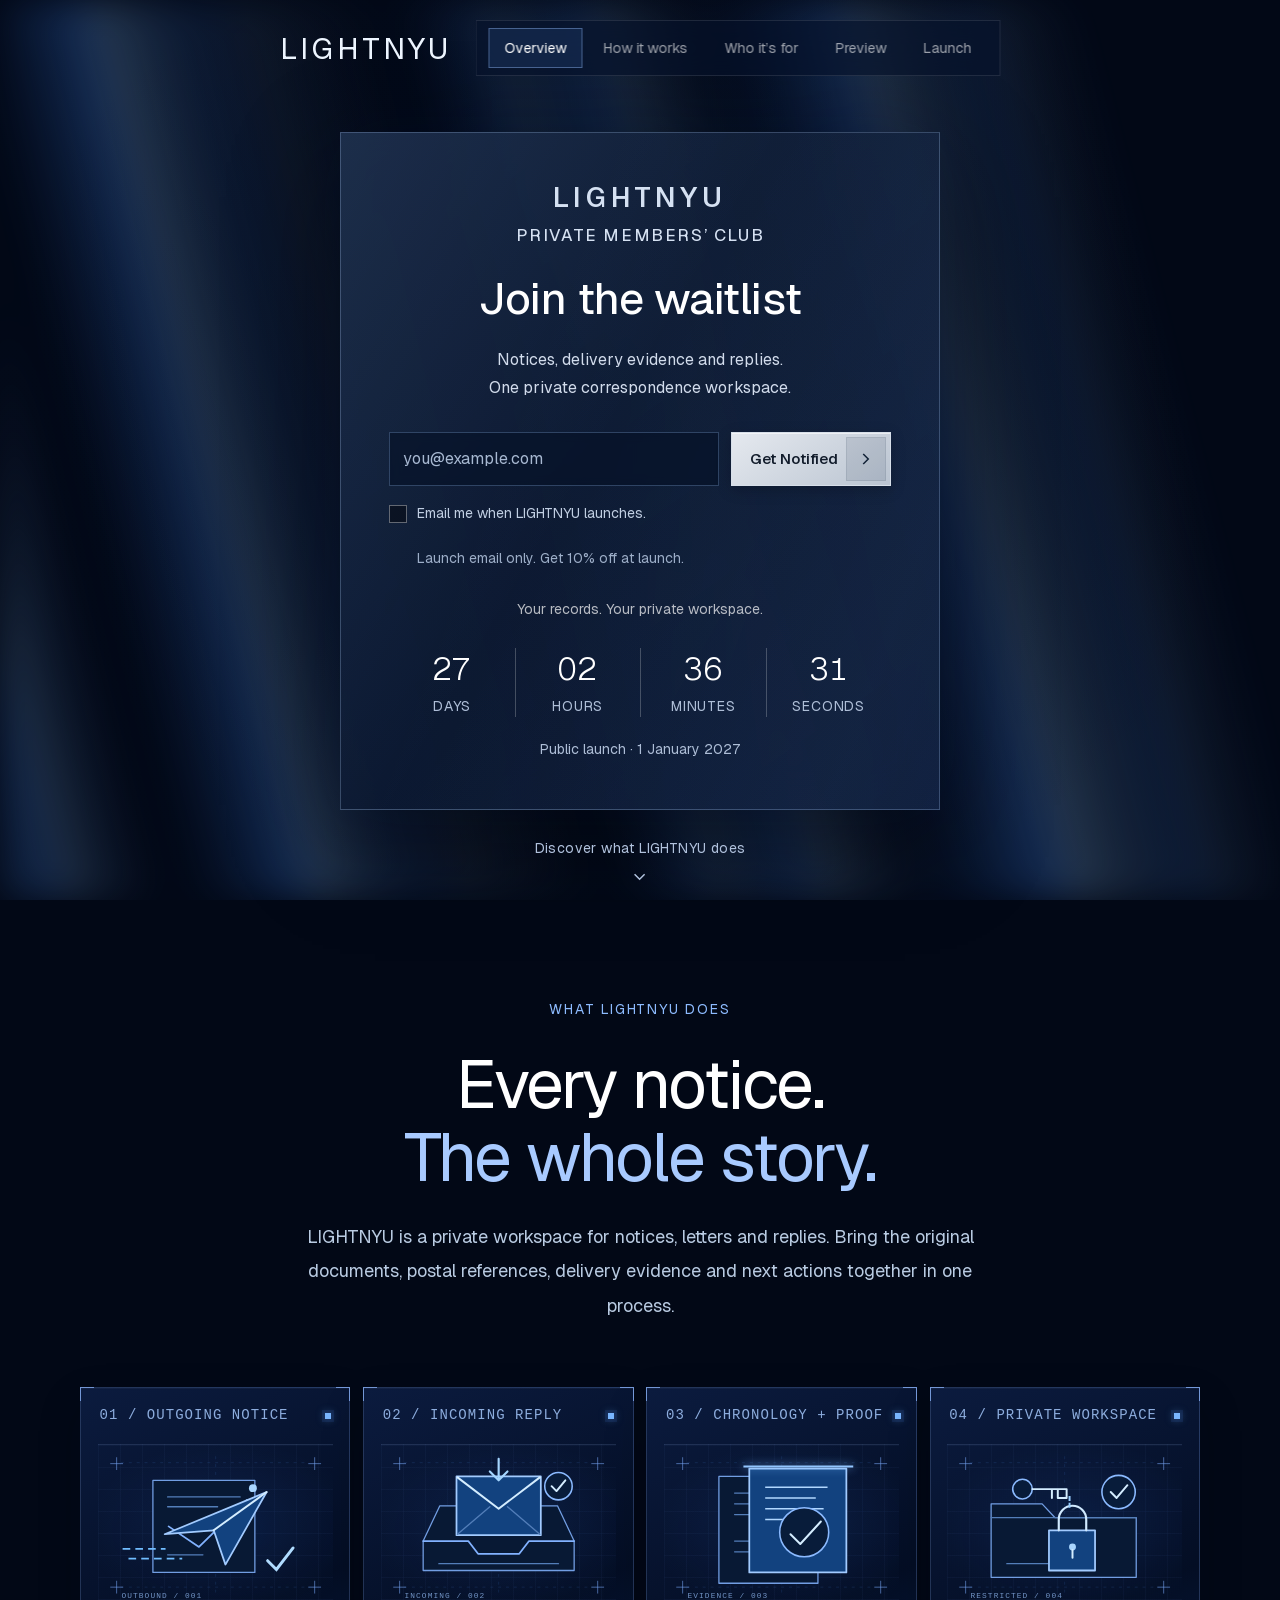
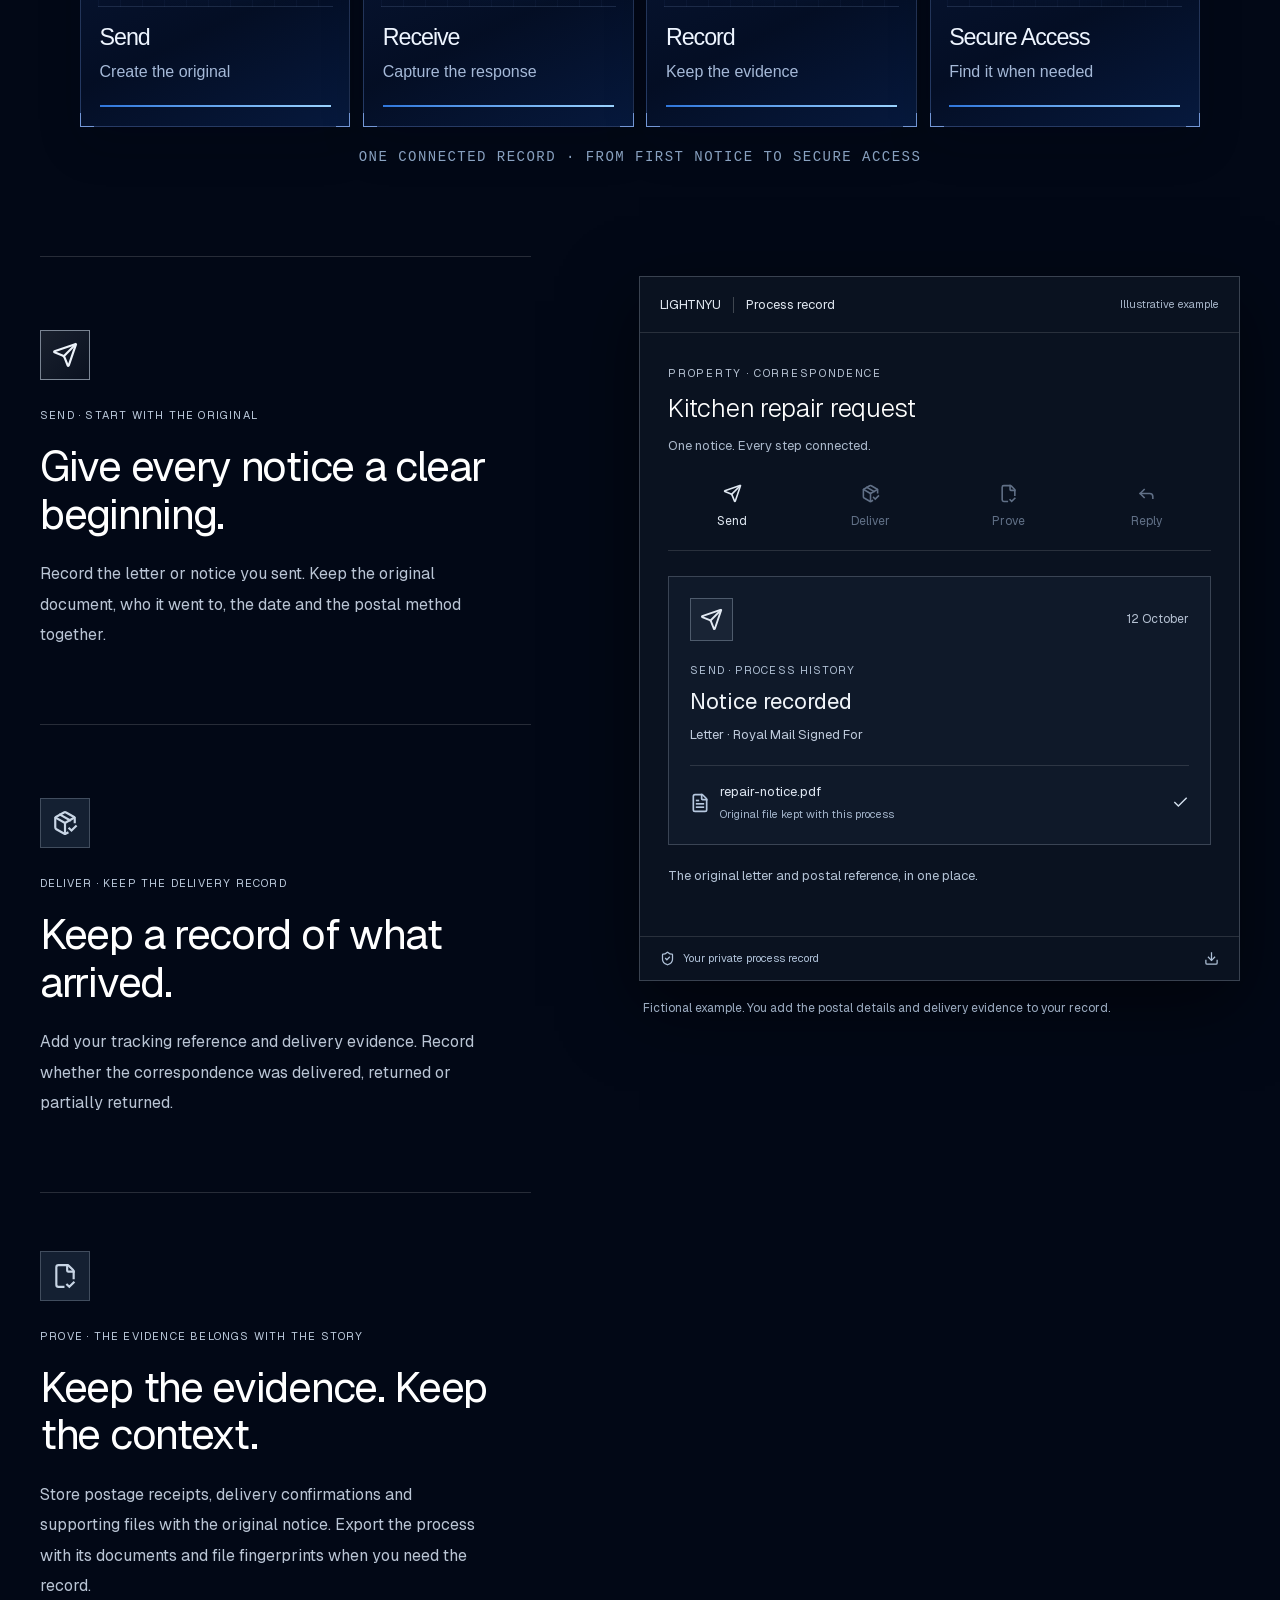
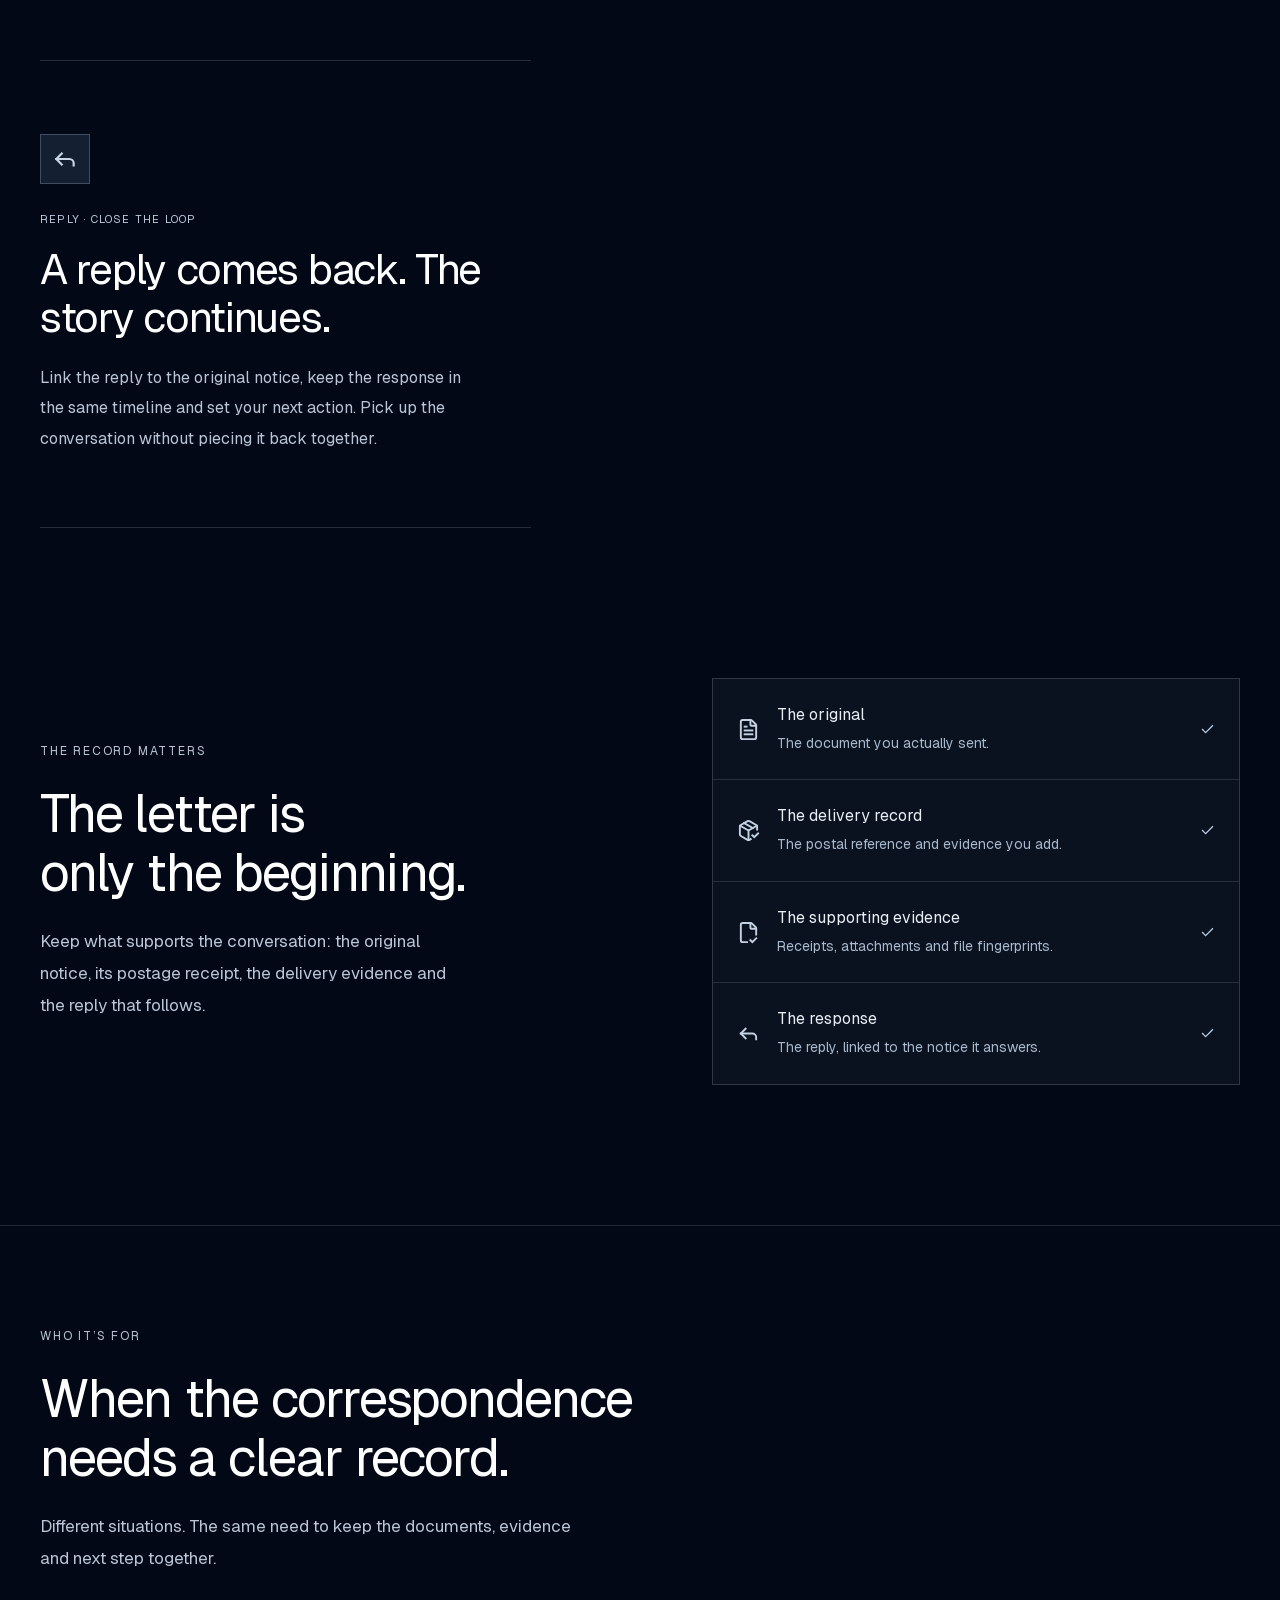
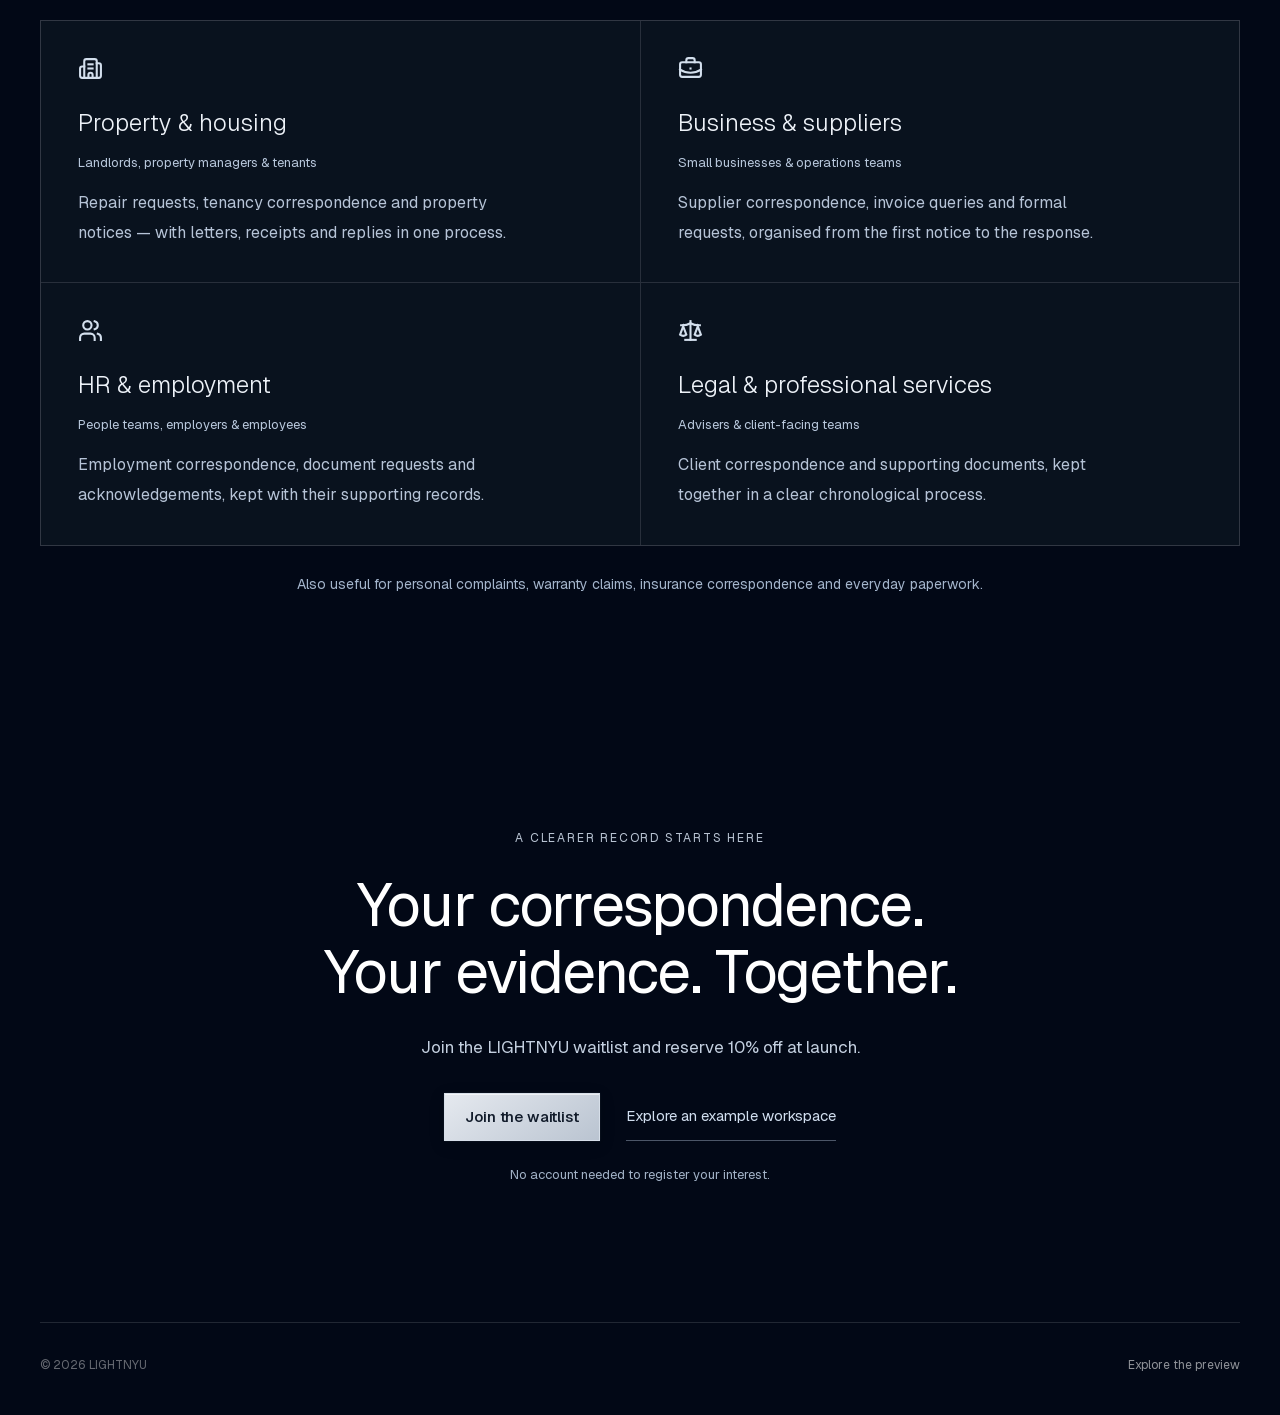
<file: index.html>
<!DOCTYPE html><html lang="en"><head><link rel="stylesheet" href="./lightnyu-layout.css?v=20261120"><link rel="stylesheet" href="./lightnyu.css"><link rel="icon" href="./favicon.svg"><meta charSet="utf-8"/><meta name="viewport" content="width=device-width, initial-scale=1"/><title>LIGHTNYU — Private members’ club &amp; correspondence workspace</title><meta name="description" content="A private members’ club with a personal workspace for letters, replies, documents and follow-ups. Register your interest for 10% off at launch."/>
</head><body class="antialiased"><div class="kinetic-grid-content"><main class="acta-launch" data-landing-version="january-launch-20261119"><div class="beams-background relative min-h-screen w-full overflow-hidden bg-neutral-950 acta-shared-beams" aria-hidden="true" data-beams-background="shared"><canvas class="beams-canvas absolute inset-0"></canvas><div class="beams-veil absolute inset-0"></div></div><header class="launch-header"><div class="launch-header-center"><a class="launch-brand" href="./index.html" aria-label="LIGHTNYU home"><span>LIGHTNYU</span></a><div class="launch-navigation"><nav aria-label="Launch navigation"><a href="#register-interest" class="is-active" aria-current="page">Overview</a><a href="#product" class="">How it works</a><a href="#industries" class="">Who it’s for</a><a href="./demo.html" class="">Preview</a><a href="#launch" class="">Launch</a></nav></div></div></header><div class="launch-stage"><section class="launch-card " id="register-interest" aria-labelledby="_R_5i_-title"><div class="launch-card-content"><p class="launch-membership"><strong>LIGHTNYU</strong><span>Private Members’ Club</span></p><h1 id="_R_5i_-title">Join the waitlist</h1><p class="launch-description">Notices, delivery evidence and replies.<br/>One private correspondence workspace.</p><form class="launch-form"><div class="launch-input-row"><label class="sr-only" for="_R_5i_-email">Email address</label><input id="_R_5i_-email" type="email" placeholder="you@example.com" autoComplete="email" inputMode="email" required="" maxLength="254" aria-describedby="_R_5i_-privacy" name="email"/><button data-slot="button" data-variant="default" data-size="lg" class="inline-flex shrink-0 items-center justify-center gap-2 text-sm font-medium whitespace-nowrap transition-all outline-none focus-visible:border-ring focus-visible:ring-[3px] focus-visible:ring-ring/50 disabled:pointer-events-none disabled:opacity-50 aria-invalid:border-destructive aria-invalid:ring-destructive/20 dark:aria-invalid:ring-destructive/40 [&amp;_svg]:pointer-events-none [&amp;_svg]:shrink-0 [&amp;_svg:not([class*=&#x27;size-&#x27;])]:size-4 bg-primary text-primary-foreground hover:bg-primary/90 h-10 rounded-md px-6 has-[&gt;svg]:px-4 group relative overflow-hidden get-started-button launch-submit" type="submit"><span class="get-started-label mr-8 transition-opacity duration-500 group-hover:opacity-0">Get Notified</span><i class="get-started-icon absolute right-1 top-1 bottom-1 z-10 grid w-1/4 place-items-center transition-all duration-500 group-active:scale-95" aria-hidden="true"><svg xmlns="http://www.w3.org/2000/svg" width="16" height="16" viewBox="0 0 24 24" fill="none" stroke="currentColor" stroke-width="2" stroke-linecap="round" stroke-linejoin="round" class="lucide lucide-chevron-right" aria-hidden="true"><path d="m9 18 6-6-6-6"></path></svg></i></button></div><div class="launch-trap" aria-hidden="true"><label for="_R_5i_-website">Leave this blank<input id="_R_5i_-website" type="text" tabindex="-1" autoComplete="off" name="website"/></label></div><label class="launch-consent"><input type="checkbox" required="" name="consent" value="yes"/><span>Email me when LIGHTNYU launches.</span></label><p class="launch-privacy" id="_R_5i_-privacy">Launch email only. Get 10% off at launch.</p></form><p class="launch-assurance">Your records. Your private workspace.</p><section class="launch-clock" id="launch" aria-label="Public launch"><div class="launch-clock-values" role="timer" aria-live="off" aria-label="Countdown to 1 January 2027"><div><strong>—</strong><span>days</span></div><div><strong>—</strong><span>hours</span></div><div><strong>—</strong><span>minutes</span></div><div><strong>—</strong><span>seconds</span></div></div><p>Public launch · <time dateTime="2027-01-01T00:00:00Z">1 January 2027</time></p></section></div></section><a class="launch-scroll-cue" href="#product"><span>Discover what LIGHTNYU does</span><svg xmlns="http://www.w3.org/2000/svg" width="18" height="18" viewBox="0 0 24 24" fill="none" stroke="currentColor" stroke-width="2" stroke-linecap="round" stroke-linejoin="round" class="lucide lucide-chevron-down" aria-hidden="true"><path d="m6 9 6 6 6-6"></path></svg></a></div><section class="acta-product-intro" id="product" aria-labelledby="acta-product-title"><p class="acta-section-eyebrow">What LIGHTNYU does</p><h2 id="acta-product-title">Every notice.<br/><em>The whole story.</em></h2><p class="acta-section-lead">LIGHTNYU is a private workspace for notices, letters and replies. Bring the original documents, postal references, delivery evidence and next actions together in one process.</p><div class="acta-journey-artwork"><ol class="acta-journey" aria-label="LIGHTNYU process: Send, Receive, Record, Secure Access"><li class="acta-j-panel acta-j-send" style="--step-index:0"><a class="acta-j-link" href="#acta-send" aria-label="Send: Create the original. Explore this part of the LIGHTNYU process."><div class="acta-j-top"><span>01 / OUTGOING NOTICE</span><i aria-hidden="true"></i></div><div class="acta-j-visual"><svg viewBox="0 0 240 164" xmlns="http://www.w3.org/2000/svg" focusable="false" aria-hidden="true"><path class="aj-guides" d="M24 18h192M24 145h192M120 12v140"/><path class="aj-cross" d="M13 19h12m-6-6v12M215 19h12m-6-6v12M13 145h12m-6-6v12M215 145h12m-6-6v12"/>
  <g class="aj-send-base"><rect x="56" y="36" width="104" height="94" class="aj-surface"/><path d="M71 53h74M71 63h51M71 112h36" class="aj-line-muted"/><path d="M72 83l31 21 49-48" class="aj-line"/><circle cx="158" cy="44" r="4" class="aj-node"/></g>
  <g class="aj-send-flight"><path d="M68 91L172 48l-42 74-12-35-50 4Z" class="aj-signal-fill"/><path d="M118 87l54-39" class="aj-line-bright"/></g>
  <path d="M26 106h42m-36 10h53" class="aj-send-trail"/>
  <path class="aj-send-confirm" d="M173 118l9 9 17-22" />
  <text class="aj-svg-label" x="24" y="156">OUTBOUND / 001</text>
</svg></div><div class="acta-j-bottom"><strong>Send</strong></div><p class="acta-j-desc">Create the original</p><div class="acta-j-progress" aria-hidden="true"><span></span></div></a></li><li class="acta-j-panel acta-j-receive" style="--step-index:1"><a class="acta-j-link" href="#acta-deliver" aria-label="Receive: Capture the response. Explore this part of the LIGHTNYU process."><div class="acta-j-top"><span>02 / INCOMING REPLY</span><i aria-hidden="true"></i></div><div class="acta-j-visual"><svg viewBox="0 0 240 164" xmlns="http://www.w3.org/2000/svg" focusable="false" aria-hidden="true"><path class="aj-guides" d="M24 18h192M24 145h192M120 12v140"/><path class="aj-cross" d="M13 19h12m-6-6v12M215 19h12m-6-6v12M13 145h12m-6-6v12M215 145h12m-6-6v12"/>
 <g class="aj-receive-tray"><path d="M43 98l17-36h120l17 36v30H43Z" class="aj-surface"/><path d="M43 98h46l10 13h42l10-13h46" class="aj-line"/><path d="M59 121h122" class="aj-line-muted"/></g>
 <g class="aj-receive-letter"><rect x="77" y="32" width="86" height="60" class="aj-signal-fill"/><path d="M78 33l42 32 42-32" class="aj-line-bright"/><path d="M78 91l33-28m51 28-33-28" class="aj-line-muted"/></g>
 <path class="aj-receive-arrow" d="M120 14v22m-9-9 9 9 9-9"/>
 <g class="aj-receive-confirm"><circle cx="181" cy="42" r="14" class="aj-dark-ring"/><path d="m174 42 5 5 9-11" class="aj-line-bright"/></g>
 <text class="aj-svg-label" x="24" y="156">INCOMING / 002</text>
</svg></div><div class="acta-j-bottom"><strong>Receive</strong></div><p class="acta-j-desc">Capture the response</p><div class="acta-j-progress" aria-hidden="true"><span></span></div></a></li><li class="acta-j-panel acta-j-record" style="--step-index:2"><a class="acta-j-link" href="#acta-prove" aria-label="Record: Keep the evidence. Explore this part of the LIGHTNYU process."><div class="acta-j-top"><span>03 / CHRONOLOGY + PROOF</span><i aria-hidden="true"></i></div><div class="acta-j-visual"><svg viewBox="0 0 240 164" xmlns="http://www.w3.org/2000/svg" focusable="false" aria-hidden="true"><path class="aj-guides" d="M24 18h192M24 145h192M120 12v140"/><path class="aj-cross" d="M13 19h12m-6-6v12M215 19h12m-6-6v12M13 145h12m-6-6v12M215 145h12m-6-6v12"/>
 <g class="aj-record-back"><rect x="56" y="32" width="101" height="109" class="aj-surface"/><path d="M72 49h68M72 60h57M72 71h59M72 98h66M72 109h49" class="aj-line-muted"/></g>
 <g class="aj-record-front"><rect x="87" y="24" width="99" height="106" class="aj-signal-fill"/><path d="M104 43h66M104 54h50M104 65h58M104 76h37" class="aj-record-write"/></g>
 <g class="aj-record-stamp"><circle cx="143" cy="89" r="25" class="aj-dark-ring"/><path d="m129 91 10 10 21-23" class="aj-line-bright"/></g>
 <path class="aj-record-scan" d="M82 22h110"/>
 <text class="aj-svg-label" x="24" y="156">EVIDENCE / 003</text>
</svg></div><div class="acta-j-bottom"><strong>Record</strong></div><p class="acta-j-desc">Keep the evidence</p><div class="acta-j-progress" aria-hidden="true"><span></span></div></a></li><li class="acta-j-panel acta-j-secure" style="--step-index:3"><a class="acta-j-link" href="#acta-reply" aria-label="Secure Access: Find it when needed. Explore this part of the LIGHTNYU process."><div class="acta-j-top"><span>04 / PRIVATE WORKSPACE</span><i aria-hidden="true"></i></div><div class="acta-j-visual"><svg viewBox="0 0 240 164" xmlns="http://www.w3.org/2000/svg" focusable="false" aria-hidden="true"><path class="aj-guides" d="M24 18h192M24 145h192M120 12v140"/><path class="aj-cross" d="M13 19h12m-6-6v12M215 19h12m-6-6v12M13 145h12m-6-6v12M215 145h12m-6-6v12"/>
 <g class="aj-sec-folder"><path d="M45 60h52l13 14h83v61H45Z" class="aj-surface"/><path d="M45 74h148" class="aj-line-muted"/><path d="M61 121h42" class="aj-line-muted"/></g>
 <g class="aj-sec-lock"><rect x="104" y="87" width="47" height="41" class="aj-signal-fill"/><path class="aj-sec-shackle" d="M114 87V76a14 14 0 0 1 28 0v11"/><circle cx="128" cy="104" r="3.5" class="aj-node"/><path d="M128 107v8" class="aj-line-bright"/></g>
 <g class="aj-sec-key"><circle cx="77" cy="45" r="10" class="aj-dark-ring"/><path d="M87 45h35v9h-9v-9m-6 0v9" class="aj-line-bright"/></g>
 <path class="aj-sec-beam" d="M125 53v11"/>
 <g class="aj-sec-ok"><circle cx="175" cy="48" r="17" class="aj-dark-ring"/><path d="m167 48 6 6 11-13" class="aj-line-bright"/></g>
 <text class="aj-svg-label" x="24" y="156">RESTRICTED / 004</text>
</svg></div><div class="acta-j-bottom"><strong>Secure Access</strong></div><p class="acta-j-desc">Find it when needed</p><div class="acta-j-progress" aria-hidden="true"><span></span></div></a></li></ol></div><p class="acta-strip-caption acta-j-caption">One connected record · From first notice to secure access</p></section><section class="acta-workflow" id="how-it-works" aria-label="How LIGHTNYU keeps your correspondence together"><div class="acta-workflow-steps"><article id="acta-send" data-story-step="0" class="acta-workflow-step is-active"><span class="workflow-step-symbol"><svg xmlns="http://www.w3.org/2000/svg" width="26" height="26" viewBox="0 0 24 24" fill="none" stroke="currentColor" stroke-width="2" stroke-linecap="round" stroke-linejoin="round" class="lucide lucide-send" aria-hidden="true"><path d="M14.536 21.686a.5.5 0 0 0 .937-.024l6.5-19a.496.496 0 0 0-.635-.635l-19 6.5a.5.5 0 0 0-.024.937l7.93 3.18a2 2 0 0 1 1.112 1.11z"></path><path d="m21.854 2.147-10.94 10.939"></path></svg></span><p class="acta-section-eyebrow">Send<!-- --> · <!-- -->Start with the original</p><h2>Give every notice a clear beginning.</h2><p class="workflow-step-copy">Record the letter or notice you sent. Keep the original document, who it went to, the date and the postal method together.</p><div class="workflow-mobile-evidence"><div><svg xmlns="http://www.w3.org/2000/svg" width="20" height="20" viewBox="0 0 24 24" fill="none" stroke="currentColor" stroke-width="2" stroke-linecap="round" stroke-linejoin="round" class="lucide lucide-send" aria-hidden="true"><path d="M14.536 21.686a.5.5 0 0 0 .937-.024l6.5-19a.496.496 0 0 0-.635-.635l-19 6.5a.5.5 0 0 0-.024.937l7.93 3.18a2 2 0 0 1 1.112 1.11z"></path><path d="m21.854 2.147-10.94 10.939"></path></svg><span>Notice recorded<small>Example record · <!-- -->12 October</small></span><svg xmlns="http://www.w3.org/2000/svg" width="16" height="16" viewBox="0 0 24 24" fill="none" stroke="currentColor" stroke-width="2" stroke-linecap="round" stroke-linejoin="round" class="lucide lucide-check" aria-hidden="true"><path d="M20 6 9 17l-5-5"></path></svg></div><p><svg xmlns="http://www.w3.org/2000/svg" width="15" height="15" viewBox="0 0 24 24" fill="none" stroke="currentColor" stroke-width="2" stroke-linecap="round" stroke-linejoin="round" class="lucide lucide-paperclip" aria-hidden="true"><path d="m16 6-8.414 8.586a2 2 0 0 0 2.829 2.829l8.414-8.586a4 4 0 1 0-5.657-5.657l-8.379 8.551a6 6 0 1 0 8.485 8.485l8.379-8.551"></path></svg>repair-notice.pdf</p></div></article><article id="acta-deliver" data-story-step="1" class="acta-workflow-step "><span class="workflow-step-symbol"><svg xmlns="http://www.w3.org/2000/svg" width="26" height="26" viewBox="0 0 24 24" fill="none" stroke="currentColor" stroke-width="2" stroke-linecap="round" stroke-linejoin="round" class="lucide lucide-package-check" aria-hidden="true"><path d="M12 22V12"></path><path d="m16 17 2 2 4-4"></path><path d="M21 11.127V8a2 2 0 0 0-1-1.73l-7-4a2 2 0 0 0-2 0l-7 4A2 2 0 0 0 3 8v8a2 2 0 0 0 1 1.729l7 4a2 2 0 0 0 2 .001l1.32-.753"></path><path d="M3.29 7 12 12l8.71-5"></path><path d="m7.5 4.27 8.997 5.148"></path></svg></span><p class="acta-section-eyebrow">Deliver<!-- --> · <!-- -->Keep the delivery record</p><h2>Keep a record of what arrived.</h2><p class="workflow-step-copy">Add your tracking reference and delivery evidence. Record whether the correspondence was delivered, returned or partially returned.</p><div class="workflow-mobile-evidence"><div><svg xmlns="http://www.w3.org/2000/svg" width="20" height="20" viewBox="0 0 24 24" fill="none" stroke="currentColor" stroke-width="2" stroke-linecap="round" stroke-linejoin="round" class="lucide lucide-package-check" aria-hidden="true"><path d="M12 22V12"></path><path d="m16 17 2 2 4-4"></path><path d="M21 11.127V8a2 2 0 0 0-1-1.73l-7-4a2 2 0 0 0-2 0l-7 4A2 2 0 0 0 3 8v8a2 2 0 0 0 1 1.729l7 4a2 2 0 0 0 2 .001l1.32-.753"></path><path d="M3.29 7 12 12l8.71-5"></path><path d="m7.5 4.27 8.997 5.148"></path></svg><span>Delivery recorded<small>Example record · <!-- -->14 October</small></span><svg xmlns="http://www.w3.org/2000/svg" width="16" height="16" viewBox="0 0 24 24" fill="none" stroke="currentColor" stroke-width="2" stroke-linecap="round" stroke-linejoin="round" class="lucide lucide-check" aria-hidden="true"><path d="M20 6 9 17l-5-5"></path></svg></div><p><svg xmlns="http://www.w3.org/2000/svg" width="15" height="15" viewBox="0 0 24 24" fill="none" stroke="currentColor" stroke-width="2" stroke-linecap="round" stroke-linejoin="round" class="lucide lucide-paperclip" aria-hidden="true"><path d="m16 6-8.414 8.586a2 2 0 0 0 2.829 2.829l8.414-8.586a4 4 0 1 0-5.657-5.657l-8.379 8.551a6 6 0 1 0 8.485 8.485l8.379-8.551"></path></svg>delivery-confirmation.pdf</p></div></article><article id="acta-prove" data-story-step="2" class="acta-workflow-step "><span class="workflow-step-symbol"><svg xmlns="http://www.w3.org/2000/svg" width="26" height="26" viewBox="0 0 24 24" fill="none" stroke="currentColor" stroke-width="2" stroke-linecap="round" stroke-linejoin="round" class="lucide lucide-file-check-corner" aria-hidden="true"><path d="M10.5 22H6a2 2 0 0 1-2-2V4a2 2 0 0 1 2-2h8a2.4 2.4 0 0 1 1.706.706l3.588 3.588A2.4 2.4 0 0 1 20 8v6"></path><path d="M14 2v5a1 1 0 0 0 1 1h5"></path><path d="m14 20 2 2 4-4"></path></svg></span><p class="acta-section-eyebrow">Prove<!-- --> · <!-- -->The evidence belongs with the story</p><h2>Keep the evidence. Keep the context.</h2><p class="workflow-step-copy">Store postage receipts, delivery confirmations and supporting files with the original notice. Export the process with its documents and file fingerprints when you need the record.</p><div class="workflow-mobile-evidence"><div><svg xmlns="http://www.w3.org/2000/svg" width="20" height="20" viewBox="0 0 24 24" fill="none" stroke="currentColor" stroke-width="2" stroke-linecap="round" stroke-linejoin="round" class="lucide lucide-file-check-corner" aria-hidden="true"><path d="M10.5 22H6a2 2 0 0 1-2-2V4a2 2 0 0 1 2-2h8a2.4 2.4 0 0 1 1.706.706l3.588 3.588A2.4 2.4 0 0 1 20 8v6"></path><path d="M14 2v5a1 1 0 0 0 1 1h5"></path><path d="m14 20 2 2 4-4"></path></svg><span>Evidence attached<small>Example record · <!-- -->14 October</small></span><svg xmlns="http://www.w3.org/2000/svg" width="16" height="16" viewBox="0 0 24 24" fill="none" stroke="currentColor" stroke-width="2" stroke-linecap="round" stroke-linejoin="round" class="lucide lucide-check" aria-hidden="true"><path d="M20 6 9 17l-5-5"></path></svg></div><p><svg xmlns="http://www.w3.org/2000/svg" width="15" height="15" viewBox="0 0 24 24" fill="none" stroke="currentColor" stroke-width="2" stroke-linecap="round" stroke-linejoin="round" class="lucide lucide-paperclip" aria-hidden="true"><path d="m16 6-8.414 8.586a2 2 0 0 0 2.829 2.829l8.414-8.586a4 4 0 1 0-5.657-5.657l-8.379 8.551a6 6 0 1 0 8.485 8.485l8.379-8.551"></path></svg>postage-receipt.pdf</p></div></article><article id="acta-reply" data-story-step="3" class="acta-workflow-step "><span class="workflow-step-symbol"><svg xmlns="http://www.w3.org/2000/svg" width="26" height="26" viewBox="0 0 24 24" fill="none" stroke="currentColor" stroke-width="2" stroke-linecap="round" stroke-linejoin="round" class="lucide lucide-reply" aria-hidden="true"><path d="M20 18v-2a4 4 0 0 0-4-4H4"></path><path d="m9 17-5-5 5-5"></path></svg></span><p class="acta-section-eyebrow">Reply<!-- --> · <!-- -->Close the loop</p><h2>A reply comes back. The story continues.</h2><p class="workflow-step-copy">Link the reply to the original notice, keep the response in the same timeline and set your next action. Pick up the conversation without piecing it back together.</p><div class="workflow-mobile-evidence"><div><svg xmlns="http://www.w3.org/2000/svg" width="20" height="20" viewBox="0 0 24 24" fill="none" stroke="currentColor" stroke-width="2" stroke-linecap="round" stroke-linejoin="round" class="lucide lucide-reply" aria-hidden="true"><path d="M20 18v-2a4 4 0 0 0-4-4H4"></path><path d="m9 17-5-5 5-5"></path></svg><span>Reply linked<small>Example record · <!-- -->16 October</small></span><svg xmlns="http://www.w3.org/2000/svg" width="16" height="16" viewBox="0 0 24 24" fill="none" stroke="currentColor" stroke-width="2" stroke-linecap="round" stroke-linejoin="round" class="lucide lucide-check" aria-hidden="true"><path d="M20 6 9 17l-5-5"></path></svg></div><p><svg xmlns="http://www.w3.org/2000/svg" width="15" height="15" viewBox="0 0 24 24" fill="none" stroke="currentColor" stroke-width="2" stroke-linecap="round" stroke-linejoin="round" class="lucide lucide-paperclip" aria-hidden="true"><path d="m16 6-8.414 8.586a2 2 0 0 0 2.829 2.829l8.414-8.586a4 4 0 1 0-5.657-5.657l-8.379 8.551a6 6 0 1 0 8.485 8.485l8.379-8.551"></path></svg>repair-team-response.pdf</p></div></article></div><aside class="acta-proof-preview"><div class="acta-proof-window" aria-label="Illustrative LIGHTNYU record: Send"><div class="proof-window-top"><span>LIGHTNYU <i></i> Process record</span><span>Illustrative example</span></div><div class="proof-window-content"><span class="proof-process-label">Property · Correspondence</span><h3>Kitchen repair request</h3><p class="proof-process-description">One notice. Every step connected.</p><div class="proof-stage-rail" aria-hidden="true"><div class="is-complete"><svg xmlns="http://www.w3.org/2000/svg" width="19" height="19" viewBox="0 0 24 24" fill="none" stroke="currentColor" stroke-width="2" stroke-linecap="round" stroke-linejoin="round" class="lucide lucide-send" aria-hidden="true"><path d="M14.536 21.686a.5.5 0 0 0 .937-.024l6.5-19a.496.496 0 0 0-.635-.635l-19 6.5a.5.5 0 0 0-.024.937l7.93 3.18a2 2 0 0 1 1.112 1.11z"></path><path d="m21.854 2.147-10.94 10.939"></path></svg><span>Send</span></div><div class=""><svg xmlns="http://www.w3.org/2000/svg" width="19" height="19" viewBox="0 0 24 24" fill="none" stroke="currentColor" stroke-width="2" stroke-linecap="round" stroke-linejoin="round" class="lucide lucide-package-check" aria-hidden="true"><path d="M12 22V12"></path><path d="m16 17 2 2 4-4"></path><path d="M21 11.127V8a2 2 0 0 0-1-1.73l-7-4a2 2 0 0 0-2 0l-7 4A2 2 0 0 0 3 8v8a2 2 0 0 0 1 1.729l7 4a2 2 0 0 0 2 .001l1.32-.753"></path><path d="M3.29 7 12 12l8.71-5"></path><path d="m7.5 4.27 8.997 5.148"></path></svg><span>Deliver</span></div><div class=""><svg xmlns="http://www.w3.org/2000/svg" width="19" height="19" viewBox="0 0 24 24" fill="none" stroke="currentColor" stroke-width="2" stroke-linecap="round" stroke-linejoin="round" class="lucide lucide-file-check-corner" aria-hidden="true"><path d="M10.5 22H6a2 2 0 0 1-2-2V4a2 2 0 0 1 2-2h8a2.4 2.4 0 0 1 1.706.706l3.588 3.588A2.4 2.4 0 0 1 20 8v6"></path><path d="M14 2v5a1 1 0 0 0 1 1h5"></path><path d="m14 20 2 2 4-4"></path></svg><span>Prove</span></div><div class=""><svg xmlns="http://www.w3.org/2000/svg" width="19" height="19" viewBox="0 0 24 24" fill="none" stroke="currentColor" stroke-width="2" stroke-linecap="round" stroke-linejoin="round" class="lucide lucide-reply" aria-hidden="true"><path d="M20 18v-2a4 4 0 0 0-4-4H4"></path><path d="m9 17-5-5 5-5"></path></svg><span>Reply</span></div></div><div class="proof-event"><div class="proof-event-top"><span class="proof-event-icon"><svg xmlns="http://www.w3.org/2000/svg" width="23" height="23" viewBox="0 0 24 24" fill="none" stroke="currentColor" stroke-width="2" stroke-linecap="round" stroke-linejoin="round" class="lucide lucide-send" aria-hidden="true"><path d="M14.536 21.686a.5.5 0 0 0 .937-.024l6.5-19a.496.496 0 0 0-.635-.635l-19 6.5a.5.5 0 0 0-.024.937l7.93 3.18a2 2 0 0 1 1.112 1.11z"></path><path d="m21.854 2.147-10.94 10.939"></path></svg></span><span class="proof-event-date">12 October</span></div><p class="proof-event-eyebrow">Send<!-- --> · Process history</p><h4>Notice recorded</h4><p class="proof-event-detail">Letter · Royal Mail Signed For</p><div class="proof-file"><svg xmlns="http://www.w3.org/2000/svg" width="20" height="20" viewBox="0 0 24 24" fill="none" stroke="currentColor" stroke-width="2" stroke-linecap="round" stroke-linejoin="round" class="lucide lucide-file-text" aria-hidden="true"><path d="M6 22a2 2 0 0 1-2-2V4a2 2 0 0 1 2-2h8a2.4 2.4 0 0 1 1.704.706l3.588 3.588A2.4 2.4 0 0 1 20 8v12a2 2 0 0 1-2 2z"></path><path d="M14 2v5a1 1 0 0 0 1 1h5"></path><path d="M10 9H8"></path><path d="M16 13H8"></path><path d="M16 17H8"></path></svg><span>repair-notice.pdf<small>Original file kept with this process</small></span><svg xmlns="http://www.w3.org/2000/svg" width="17" height="17" viewBox="0 0 24 24" fill="none" stroke="currentColor" stroke-width="2" stroke-linecap="round" stroke-linejoin="round" class="lucide lucide-check" aria-hidden="true"><path d="M20 6 9 17l-5-5"></path></svg></div></div><p class="proof-visual-caption">The original letter and postal reference, in one place.</p></div><div class="proof-window-bottom"><svg xmlns="http://www.w3.org/2000/svg" width="15" height="15" viewBox="0 0 24 24" fill="none" stroke="currentColor" stroke-width="2" stroke-linecap="round" stroke-linejoin="round" class="lucide lucide-shield-check" aria-hidden="true"><path d="M20 13c0 5-3.5 7.5-7.66 8.95a1 1 0 0 1-.67-.01C7.5 20.5 4 18 4 13V6a1 1 0 0 1 1-1c2 0 4.5-1.2 6.24-2.72a1.17 1.17 0 0 1 1.52 0C14.51 3.81 17 5 19 5a1 1 0 0 1 1 1z"></path><path d="m9 12 2 2 4-4"></path></svg><span>Your private process record</span><svg xmlns="http://www.w3.org/2000/svg" width="15" height="15" viewBox="0 0 24 24" fill="none" stroke="currentColor" stroke-width="2" stroke-linecap="round" stroke-linejoin="round" class="lucide lucide-download" aria-hidden="true"><path d="M12 15V3"></path><path d="M21 15v4a2 2 0 0 1-2 2H5a2 2 0 0 1-2-2v-4"></path><path d="m7 10 5 5 5-5"></path></svg></div></div><p class="acta-example-note">Fictional example. You add the postal details and delivery evidence to your record.</p></aside></section><section class="acta-evidence-section" aria-labelledby="acta-evidence-title"><div><p class="acta-section-eyebrow">The record matters</p><h2 id="acta-evidence-title">The letter is<br/>only the beginning.</h2><p>Keep what supports the conversation: the original notice, its postage receipt, the delivery evidence and the reply that follows.</p></div><div class="acta-evidence-stack"><div><svg xmlns="http://www.w3.org/2000/svg" width="23" height="23" viewBox="0 0 24 24" fill="none" stroke="currentColor" stroke-width="2" stroke-linecap="round" stroke-linejoin="round" class="lucide lucide-file-text" aria-hidden="true"><path d="M6 22a2 2 0 0 1-2-2V4a2 2 0 0 1 2-2h8a2.4 2.4 0 0 1 1.704.706l3.588 3.588A2.4 2.4 0 0 1 20 8v12a2 2 0 0 1-2 2z"></path><path d="M14 2v5a1 1 0 0 0 1 1h5"></path><path d="M10 9H8"></path><path d="M16 13H8"></path><path d="M16 17H8"></path></svg><span><strong>The original</strong><p>The document you actually sent.</p></span><svg xmlns="http://www.w3.org/2000/svg" width="17" height="17" viewBox="0 0 24 24" fill="none" stroke="currentColor" stroke-width="2" stroke-linecap="round" stroke-linejoin="round" class="lucide lucide-check" aria-hidden="true"><path d="M20 6 9 17l-5-5"></path></svg></div><div><svg xmlns="http://www.w3.org/2000/svg" width="23" height="23" viewBox="0 0 24 24" fill="none" stroke="currentColor" stroke-width="2" stroke-linecap="round" stroke-linejoin="round" class="lucide lucide-package-check" aria-hidden="true"><path d="M12 22V12"></path><path d="m16 17 2 2 4-4"></path><path d="M21 11.127V8a2 2 0 0 0-1-1.73l-7-4a2 2 0 0 0-2 0l-7 4A2 2 0 0 0 3 8v8a2 2 0 0 0 1 1.729l7 4a2 2 0 0 0 2 .001l1.32-.753"></path><path d="M3.29 7 12 12l8.71-5"></path><path d="m7.5 4.27 8.997 5.148"></path></svg><span><strong>The delivery record</strong><p>The postal reference and evidence you add.</p></span><svg xmlns="http://www.w3.org/2000/svg" width="17" height="17" viewBox="0 0 24 24" fill="none" stroke="currentColor" stroke-width="2" stroke-linecap="round" stroke-linejoin="round" class="lucide lucide-check" aria-hidden="true"><path d="M20 6 9 17l-5-5"></path></svg></div><div><svg xmlns="http://www.w3.org/2000/svg" width="23" height="23" viewBox="0 0 24 24" fill="none" stroke="currentColor" stroke-width="2" stroke-linecap="round" stroke-linejoin="round" class="lucide lucide-file-check-corner" aria-hidden="true"><path d="M10.5 22H6a2 2 0 0 1-2-2V4a2 2 0 0 1 2-2h8a2.4 2.4 0 0 1 1.706.706l3.588 3.588A2.4 2.4 0 0 1 20 8v6"></path><path d="M14 2v5a1 1 0 0 0 1 1h5"></path><path d="m14 20 2 2 4-4"></path></svg><span><strong>The supporting evidence</strong><p>Receipts, attachments and file fingerprints.</p></span><svg xmlns="http://www.w3.org/2000/svg" width="17" height="17" viewBox="0 0 24 24" fill="none" stroke="currentColor" stroke-width="2" stroke-linecap="round" stroke-linejoin="round" class="lucide lucide-check" aria-hidden="true"><path d="M20 6 9 17l-5-5"></path></svg></div><div><svg xmlns="http://www.w3.org/2000/svg" width="23" height="23" viewBox="0 0 24 24" fill="none" stroke="currentColor" stroke-width="2" stroke-linecap="round" stroke-linejoin="round" class="lucide lucide-reply" aria-hidden="true"><path d="M20 18v-2a4 4 0 0 0-4-4H4"></path><path d="m9 17-5-5 5-5"></path></svg><span><strong>The response</strong><p>The reply, linked to the notice it answers.</p></span><svg xmlns="http://www.w3.org/2000/svg" width="17" height="17" viewBox="0 0 24 24" fill="none" stroke="currentColor" stroke-width="2" stroke-linecap="round" stroke-linejoin="round" class="lucide lucide-check" aria-hidden="true"><path d="M20 6 9 17l-5-5"></path></svg></div></div></section><section class="acta-industries" id="industries" aria-labelledby="acta-industries-title"><div class="acta-industries-heading"><p class="acta-section-eyebrow">Who it’s for</p><h2 id="acta-industries-title">When the correspondence<br/>needs a clear record.</h2><p>Different situations. The same need to keep the documents, evidence and next step together.</p></div><div class="acta-industry-grid"><article><svg xmlns="http://www.w3.org/2000/svg" width="25" height="25" viewBox="0 0 24 24" fill="none" stroke="currentColor" stroke-width="2" stroke-linecap="round" stroke-linejoin="round" class="lucide lucide-building2 lucide-building-2" aria-hidden="true"><path d="M10 12h4"></path><path d="M10 8h4"></path><path d="M14 21v-3a2 2 0 0 0-4 0v3"></path><path d="M6 10H4a2 2 0 0 0-2 2v7a2 2 0 0 0 2 2h16a2 2 0 0 0 2-2V9a2 2 0 0 0-2-2h-2"></path><path d="M6 21V5a2 2 0 0 1 2-2h8a2 2 0 0 1 2 2v16"></path></svg><h3>Property &amp; housing</h3><p class="industry-audience">Landlords, property managers &amp; tenants</p><p>Repair requests, tenancy correspondence and property notices — with letters, receipts and replies in one process.</p></article><article><svg xmlns="http://www.w3.org/2000/svg" width="25" height="25" viewBox="0 0 24 24" fill="none" stroke="currentColor" stroke-width="2" stroke-linecap="round" stroke-linejoin="round" class="lucide lucide-briefcase-business" aria-hidden="true"><path d="M12 12h.01"></path><path d="M16 6V4a2 2 0 0 0-2-2h-4a2 2 0 0 0-2 2v2"></path><path d="M22 13a18.15 18.15 0 0 1-20 0"></path><rect width="20" height="14" x="2" y="6" rx="2"></rect></svg><h3>Business &amp; suppliers</h3><p class="industry-audience">Small businesses &amp; operations teams</p><p>Supplier correspondence, invoice queries and formal requests, organised from the first notice to the response.</p></article><article><svg xmlns="http://www.w3.org/2000/svg" width="25" height="25" viewBox="0 0 24 24" fill="none" stroke="currentColor" stroke-width="2" stroke-linecap="round" stroke-linejoin="round" class="lucide lucide-users" aria-hidden="true"><path d="M16 21v-2a4 4 0 0 0-4-4H6a4 4 0 0 0-4 4v2"></path><path d="M16 3.128a4 4 0 0 1 0 7.744"></path><path d="M22 21v-2a4 4 0 0 0-3-3.87"></path><circle cx="9" cy="7" r="4"></circle></svg><h3>HR &amp; employment</h3><p class="industry-audience">People teams, employers &amp; employees</p><p>Employment correspondence, document requests and acknowledgements, kept with their supporting records.</p></article><article><svg xmlns="http://www.w3.org/2000/svg" width="25" height="25" viewBox="0 0 24 24" fill="none" stroke="currentColor" stroke-width="2" stroke-linecap="round" stroke-linejoin="round" class="lucide lucide-scale" aria-hidden="true"><path d="M12 3v18"></path><path d="m19 8 3 8a5 5 0 0 1-6 0zV7"></path><path d="M3 7h1a17 17 0 0 0 8-2 17 17 0 0 0 8 2h1"></path><path d="m5 8 3 8a5 5 0 0 1-6 0zV7"></path><path d="M7 21h10"></path></svg><h3>Legal &amp; professional services</h3><p class="industry-audience">Advisers &amp; client-facing teams</p><p>Client correspondence and supporting documents, kept together in a clear chronological process.</p></article></div><p class="acta-personal-use">Also useful for personal complaints, warranty claims, insurance correspondence and everyday paperwork.</p></section><section class="acta-story-closing" aria-labelledby="acta-closing-title"><p class="acta-section-eyebrow">A clearer record starts here</p><h2 id="acta-closing-title">Your correspondence.<br/>Your evidence. Together.</h2><p>Join the LIGHTNYU waitlist and reserve 10% off at launch.</p><div><a href="#register-interest" class="site-button proximity-action "><span class="proximity-content">Join the waitlist</span></a><a class="acta-preview-link" href="./demo.html">Explore an example workspace</a></div><span>No account needed to register your interest.</span></section><footer class="launch-footer"><span>© <!-- -->2026<!-- --> LIGHTNYU</span><a href="./demo.html">Explore the preview</a></footer></main></div><script src="./latest.js" defer></script></body></html>
</file>
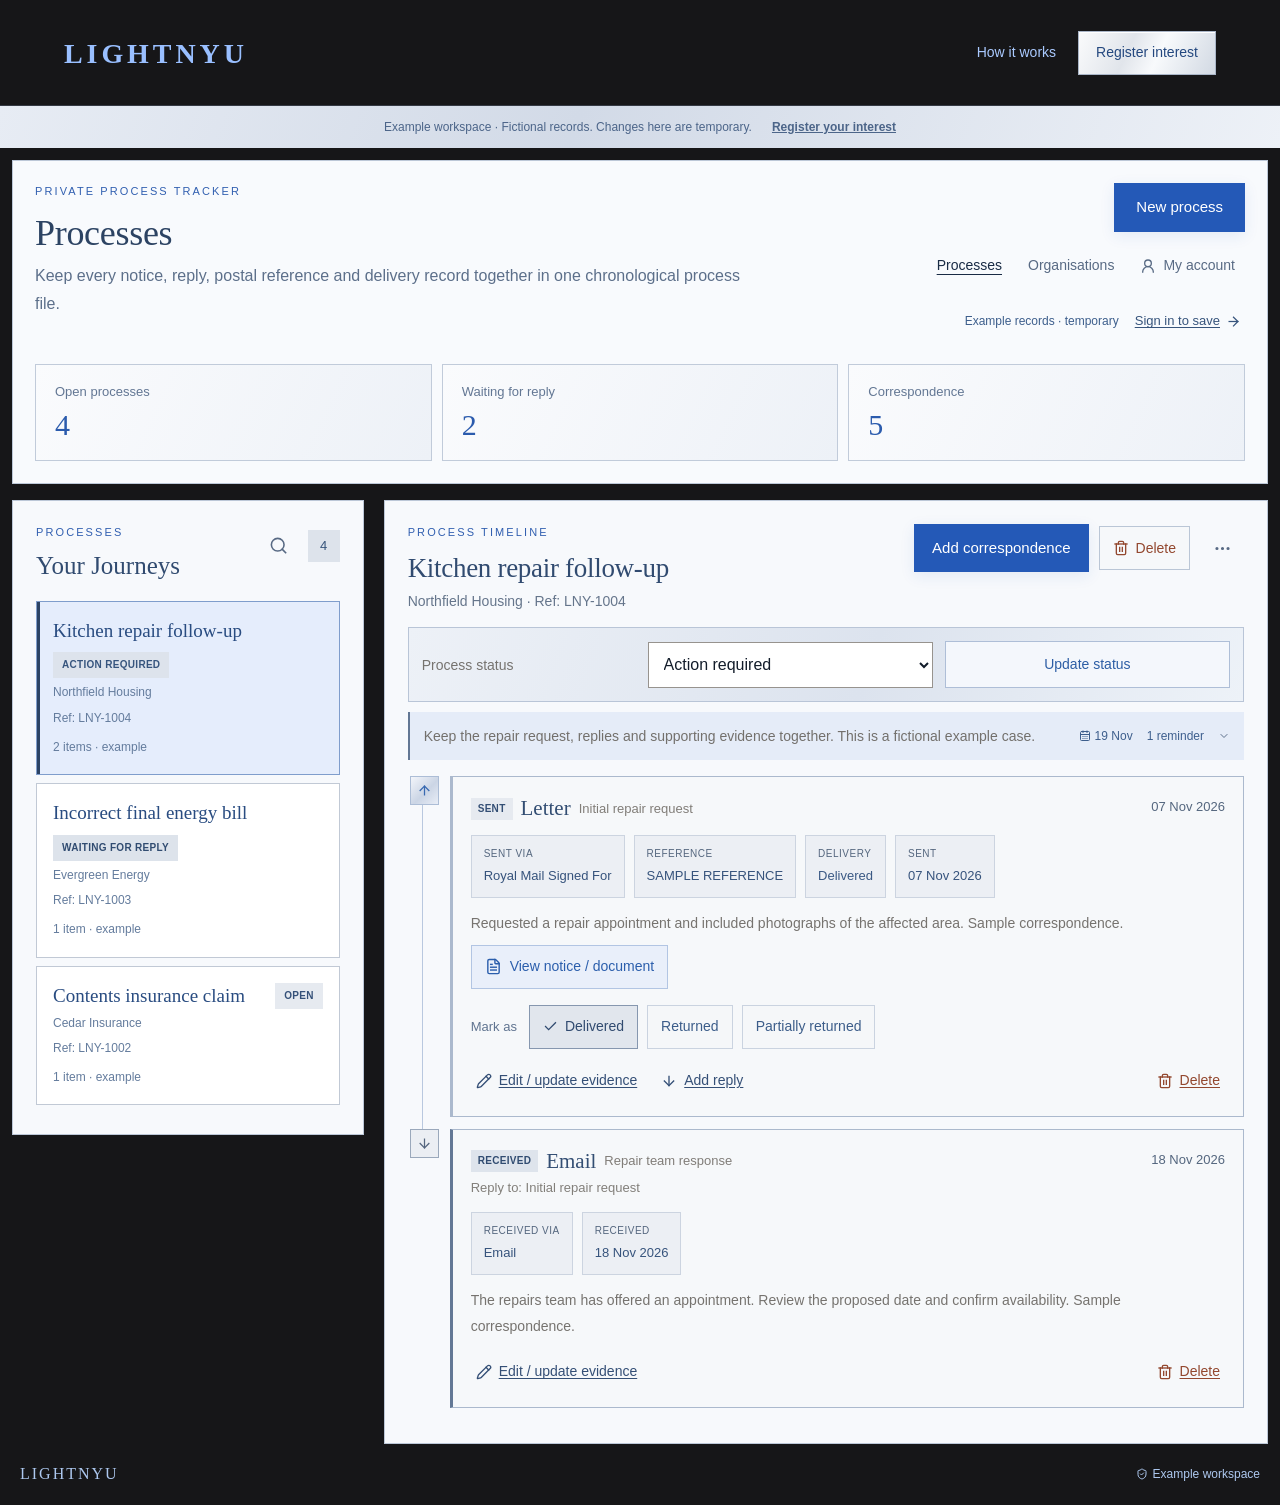
<file: demo.html>
<!DOCTYPE html><html lang="en"><head><meta charset="utf-8"><meta name="viewport" content="width=device-width,initial-scale=1"><meta name="description" content="LIGHTNYU private club correspondence tracking and records"><meta name="theme-color" content="#040710"><link rel="stylesheet" href="./site.css"><link rel="stylesheet" href="./overrides.css"><link rel="icon" href="./favicon.svg"><title>LIGHTNYU — Private members’ club & correspondence workspace</title></head><body class="antialiased" data-page="demo"><div class="kinetic-grid"><canvas class="kinetic-grid-canvas" aria-hidden="true"></canvas><div class="kinetic-grid-content"><header class="website-header"><a class="brand" href="./index.html" aria-label="LIGHTNYU home"><span>LIGHTNYU</span></a><nav aria-label="Website navigation"><a class="header-how" href="./index.html#how-it-works">How it works</a><a class="site-button small" href="./index.html#register-interest">Register interest</a></nav></header><div class="demo-banner">Example workspace · Fictional records. Changes here are temporary.<a href="./index.html#register-interest">Register your interest</a></div><div class="simple-app"><main class="simple-main"><section class="journey-hero" aria-labelledby="page-title"><div class="simple-heading"><div><p class="eyebrow">Private process tracker</p><h1 id="page-title">Processes</h1><p class="page-intro">Keep every notice, reply, postal reference and delivery record together in one chronological process file.</p></div><div class="hero-tools"><button type="button" class="btn primary ">New process</button><nav aria-label="Workspace sections"><button aria-current="page">Processes</button><button>Organisations</button><a href="./index.html#register-interest"><svg xmlns="http://www.w3.org/2000/svg" width="13" height="13" viewBox="0 0 24 24" fill="none" stroke="currentColor" stroke-width="2" stroke-linecap="round" stroke-linejoin="round" class="lucide lucide-user-round" aria-hidden="true"><circle cx="12" cy="8" r="5"></circle><path d="M20 21a8 8 0 0 0-16 0"></path></svg>My account</a></nav><div class="workspace-note is-example"><span>Example records · temporary</span><button>Sign in to save<svg xmlns="http://www.w3.org/2000/svg" width="11" height="11" viewBox="0 0 24 24" fill="none" stroke="currentColor" stroke-width="2" stroke-linecap="round" stroke-linejoin="round" class="lucide lucide-arrow-right" aria-hidden="true"><path d="M5 12h14"></path><path d="m12 5 7 7-7 7"></path></svg></button></div></div></div><div class="journey-stats" aria-label="Journey overview"><div><span>Open processes</span><strong>4</strong></div><div><span>Waiting for reply</span><strong>2</strong></div><div><span>Correspondence</span><strong>5</strong></div></div></section><div class="journey-workspace has-processes mobile-list"><aside class="processes-panel"><div class="list-heading"><div><p class="eyebrow">Processes</p><h2>Your Journeys</h2></div><div class="list-tools"><button class="icon-btn" aria-label="Find or filter processes" aria-expanded="false"><svg xmlns="http://www.w3.org/2000/svg" width="15" height="15" viewBox="0 0 24 24" fill="none" stroke="currentColor" stroke-width="2" stroke-linecap="round" stroke-linejoin="round" class="lucide lucide-search" aria-hidden="true"><path d="m21 21-4.34-4.34"></path><circle cx="11" cy="11" r="8"></circle></svg></button><span class="process-count">4</span></div></div><div class="process-list"><button class="process-item selected" aria-pressed="true"><div class="process-item-top"><strong>Kitchen repair follow-up</strong><span class="status status-action"><i></i>Action required</span></div><span class="process-counterparty">Northfield Housing</span><small>Ref: LNY-1004</small><span class="process-item-meta">2 items · updated 19 Nov 2026</span></button><button class="process-item " aria-pressed="false"><div class="process-item-top"><strong>Incorrect final energy bill</strong><span class="status status-waiting"><i></i>Waiting for reply</span></div><span class="process-counterparty">Evergreen Energy</span><small>Ref: LNY-1003</small><span class="process-item-meta">1 item · updated 19 Nov 2026</span></button><button class="process-item " aria-pressed="false"><div class="process-item-top"><strong>Contents insurance claim</strong><span class="status status-open"><i></i>Open</span></div><span class="process-counterparty">Cedar Insurance</span><small>Ref: LNY-1002</small><span class="process-item-meta">1 item · updated 19 Nov 2026</span></button><button class="process-item " aria-pressed="false"><div class="process-item-top"><strong>Council tax address update</strong><span class="status status-waiting"><i></i>Waiting for reply</span></div><span class="process-counterparty">Westborough Council</span><small>Ref: LNY-1001</small><span class="process-item-meta">1 item · updated 19 Nov 2026</span></button></div></aside><section class="process-detail"><button class="back-to-list"><svg xmlns="http://www.w3.org/2000/svg" width="15" height="15" viewBox="0 0 24 24" fill="none" stroke="currentColor" stroke-width="2" stroke-linecap="round" stroke-linejoin="round" class="lucide lucide-arrow-left" aria-hidden="true"><path d="m12 19-7-7 7-7"></path><path d="M19 12H5"></path></svg>All processes</button><div class="process-detail-head"><div><p class="eyebrow">Process timeline</p><h2>Kitchen repair follow-up</h2><p>Northfield Housing <span>·</span> Ref: LNY-1004</p></div><div class="process-head-actions"><button type="button" class="btn primary ">Add correspondence</button><button class="process-delete-button" type="button" aria-label="Delete process" title="Delete process"><svg xmlns="http://www.w3.org/2000/svg" width="15" height="15" viewBox="0 0 24 24" fill="none" stroke="currentColor" stroke-width="2" stroke-linecap="round" stroke-linejoin="round" class="lucide lucide-trash2 lucide-trash-2" aria-hidden="true"><path d="M10 11v6"></path><path d="M14 11v6"></path><path d="M19 6v14a2 2 0 0 1-2 2H7a2 2 0 0 1-2-2V6"></path><path d="M3 6h18"></path><path d="M8 6V4a2 2 0 0 1 2-2h4a2 2 0 0 1 2 2v2"></path></svg><span>Delete</span></button><div class="more-wrap"><button class="icon-btn" aria-label="More process options" aria-expanded="false"><svg xmlns="http://www.w3.org/2000/svg" width="20" height="20" viewBox="0 0 24 24" fill="none" stroke="currentColor" stroke-width="2" stroke-linecap="round" stroke-linejoin="round" class="lucide lucide-ellipsis" aria-hidden="true"><circle cx="12" cy="12" r="1"></circle><circle cx="19" cy="12" r="1"></circle><circle cx="5" cy="12" r="1"></circle></svg></button></div></div></div><form class="process-status-form"><div class="process-status-row"><label for="process-status">Process status</label><select id="process-status"><option>Open</option><option>Waiting for reply</option><option selected="">Action required</option><option>Closed</option></select><button type="submit" class="btn secondary ">Update status</button></div></form><details class="process-notes"><summary aria-label="Notes &amp; follow-up"><span class="process-notes-label">Keep the repair request, replies and supporting evidence together. This is a fictional example case.</span><span><svg xmlns="http://www.w3.org/2000/svg" width="12" height="12" viewBox="0 0 24 24" fill="none" stroke="currentColor" stroke-width="2" stroke-linecap="round" stroke-linejoin="round" class="lucide lucide-calendar-days" aria-hidden="true"><path d="M8 2v3"></path><path d="M16 2v3"></path><rect x="3" y="3" width="18" height="18" rx="2"></rect><path d="M3 9h18"></path><path d="M8 13h.01"></path><path d="M12 13h.01"></path><path d="M16 13h.01"></path><path d="M8 17h.01"></path><path d="M12 17h.01"></path><path d="M16 17h.01"></path></svg>19 Nov</span><b>1 reminder</b><svg xmlns="http://www.w3.org/2000/svg" width="12" height="12" viewBox="0 0 24 24" fill="none" stroke="currentColor" stroke-width="2" stroke-linecap="round" stroke-linejoin="round" class="lucide lucide-chevron-down notes-chevron" aria-hidden="true"><path d="m6 9 6 6 6-6"></path></svg></summary><div><p>Keep the repair request, replies and supporting evidence together. This is a fictional example case.</p><p><strong>Next step:</strong> Review the latest reply and confirm an appointment · 19 November 2026</p><label class="simple-task "><input type="checkbox"/><span>Confirm the repair appointment<small>19 November 2026</small></span></label><button class="text-link"><svg xmlns="http://www.w3.org/2000/svg" width="13" height="13" viewBox="0 0 24 24" fill="none" stroke="currentColor" stroke-width="2" stroke-linecap="round" stroke-linejoin="round" class="lucide lucide-pencil" aria-hidden="true"><path d="M21.174 6.812a1 1 0 0 0-3.986-3.987L3.842 16.174a2 2 0 0 0-.5.83l-1.321 4.352a.5.5 0 0 0 .623.622l4.353-1.32a2 2 0 0 0 .83-.497z"></path><path d="m15 5 4 4"></path></svg>Edit notes &amp; follow-up</button></div></details><div class="timeline-heading sr-only"><h3>Correspondence</h3><span>2 items · oldest first</span></div><div class="simple-timeline"><article class="simple-entry sent" id="entry-sample-entry-1"><span class="entry-rail"><svg xmlns="http://www.w3.org/2000/svg" width="15" height="15" viewBox="0 0 24 24" fill="none" stroke="currentColor" stroke-width="2" stroke-linecap="round" stroke-linejoin="round" class="lucide lucide-arrow-up" aria-hidden="true"><path d="m5 12 7-7 7 7"></path><path d="M12 19V5"></path></svg></span><div class="simple-entry-card"><div class="entry-head"><div><span class="entry-direction sent">Sent</span><strong>Letter</strong><span class="entry-subject">Initial repair request</span></div><time dateTime="2026-11-07">07 Nov 2026</time></div><dl class="entry-facts"><div><dt>Sent via</dt><dd>Royal Mail Signed For</dd></div><div><dt>Reference</dt><dd>SAMPLE REFERENCE</dd></div><div><dt>Delivery</dt><dd class="delivered"><svg xmlns="http://www.w3.org/2000/svg" width="13" height="13" viewBox="0 0 24 24" fill="none" stroke="currentColor" stroke-width="2" stroke-linecap="round" stroke-linejoin="round" class="lucide lucide-check-check" aria-hidden="true"><path d="M18 6 7 17l-5-5"></path><path d="m22 10-7.5 7.5L13 16"></path></svg> Delivered</dd></div><div><dt>Sent</dt><dd>07 Nov 2026</dd></div><div><dt>Delivered</dt><dd>09 Nov 2026</dd></div></dl><p class="entry-notes">Requested a repair appointment and included photographs of the affected area. Sample correspondence.</p><div class="entry-files"><button class="evidence-file"><svg xmlns="http://www.w3.org/2000/svg" width="16" height="16" viewBox="0 0 24 24" fill="none" stroke="currentColor" stroke-width="2" stroke-linecap="round" stroke-linejoin="round" class="lucide lucide-file-text" aria-hidden="true"><path d="M6 22a2 2 0 0 1-2-2V4a2 2 0 0 1 2-2h8a2.4 2.4 0 0 1 1.704.706l3.588 3.588A2.4 2.4 0 0 1 20 8v12a2 2 0 0 1-2 2z"></path><path d="M14 2v5a1 1 0 0 0 1 1h5"></path><path d="M10 9H8"></path><path d="M16 13H8"></path><path d="M16 17H8"></path></svg><span>View notice / document</span><span class="file-view">View</span></button></div><div class="delivery-actions" role="group" aria-label="Delivery outcome for Initial repair request" aria-busy="false"><span>Mark as</span><button type="button" aria-pressed="true" title="Click again to clear"><svg xmlns="http://www.w3.org/2000/svg" width="12" height="12" viewBox="0 0 24 24" fill="none" stroke="currentColor" stroke-width="2" stroke-linecap="round" stroke-linejoin="round" class="lucide lucide-check" aria-hidden="true"><path d="M20 6 9 17l-5-5"></path></svg> Delivered</button><button type="button" aria-pressed="false"> Returned</button><button type="button" aria-pressed="false"> Partially returned</button></div><div class="entry-actions"><button><svg xmlns="http://www.w3.org/2000/svg" width="13" height="13" viewBox="0 0 24 24" fill="none" stroke="currentColor" stroke-width="2" stroke-linecap="round" stroke-linejoin="round" class="lucide lucide-pencil" aria-hidden="true"><path d="M21.174 6.812a1 1 0 0 0-3.986-3.987L3.842 16.174a2 2 0 0 0-.5.83l-1.321 4.352a.5.5 0 0 0 .623.622l4.353-1.32a2 2 0 0 0 .83-.497z"></path><path d="m15 5 4 4"></path></svg>Edit / update evidence</button><button><svg xmlns="http://www.w3.org/2000/svg" width="13" height="13" viewBox="0 0 24 24" fill="none" stroke="currentColor" stroke-width="2" stroke-linecap="round" stroke-linejoin="round" class="lucide lucide-arrow-down" aria-hidden="true"><path d="M12 5v14"></path><path d="m19 12-7 7-7-7"></path></svg>Add reply</button><button type="button" class="delete-entry" aria-label="Delete correspondence: Initial repair request"><svg xmlns="http://www.w3.org/2000/svg" width="12" height="12" viewBox="0 0 24 24" fill="none" stroke="currentColor" stroke-width="2" stroke-linecap="round" stroke-linejoin="round" class="lucide lucide-trash2 lucide-trash-2" aria-hidden="true"><path d="M10 11v6"></path><path d="M14 11v6"></path><path d="M19 6v14a2 2 0 0 1-2 2H7a2 2 0 0 1-2-2V6"></path><path d="M3 6h18"></path><path d="M8 6V4a2 2 0 0 1 2-2h4a2 2 0 0 1 2 2v2"></path></svg>Delete</button></div></div></article><article class="simple-entry received" id="entry-sample-entry-2"><span class="entry-rail"><svg xmlns="http://www.w3.org/2000/svg" width="15" height="15" viewBox="0 0 24 24" fill="none" stroke="currentColor" stroke-width="2" stroke-linecap="round" stroke-linejoin="round" class="lucide lucide-arrow-down" aria-hidden="true"><path d="M12 5v14"></path><path d="m19 12-7 7-7-7"></path></svg></span><div class="simple-entry-card"><div class="entry-head"><div><span class="entry-direction received">Received</span><strong>Email</strong><span class="entry-subject">Repair team response</span></div><time dateTime="2026-11-18">18 Nov 2026</time></div><p class="reply-reference">Reply to: Initial repair request</p><dl class="entry-facts"><div><dt>Received via</dt><dd>Email</dd></div><div><dt>Received</dt><dd>18 Nov 2026</dd></div></dl><p class="entry-notes">The repairs team has offered an appointment. Review the proposed date and confirm availability. Sample correspondence.</p><div class="entry-actions"><button><svg xmlns="http://www.w3.org/2000/svg" width="13" height="13" viewBox="0 0 24 24" fill="none" stroke="currentColor" stroke-width="2" stroke-linecap="round" stroke-linejoin="round" class="lucide lucide-pencil" aria-hidden="true"><path d="M21.174 6.812a1 1 0 0 0-3.986-3.987L3.842 16.174a2 2 0 0 0-.5.83l-1.321 4.352a.5.5 0 0 0 .623.622l4.353-1.32a2 2 0 0 0 .83-.497z"></path><path d="m15 5 4 4"></path></svg>Edit / update evidence</button><button type="button" class="delete-entry" aria-label="Delete correspondence: Repair team response"><svg xmlns="http://www.w3.org/2000/svg" width="12" height="12" viewBox="0 0 24 24" fill="none" stroke="currentColor" stroke-width="2" stroke-linecap="round" stroke-linejoin="round" class="lucide lucide-trash2 lucide-trash-2" aria-hidden="true"><path d="M10 11v6"></path><path d="M14 11v6"></path><path d="M19 6v14a2 2 0 0 1-2 2H7a2 2 0 0 1-2-2V6"></path><path d="M3 6h18"></path><path d="M8 6V4a2 2 0 0 1 2-2h4a2 2 0 0 1 2 2v2"></path></svg>Delete</button></div></div></article></div></section></div><footer class="simple-footer"><span>LIGHTNYU</span><span><svg xmlns="http://www.w3.org/2000/svg" width="12" height="12" viewBox="0 0 24 24" fill="none" stroke="currentColor" stroke-width="2" stroke-linecap="round" stroke-linejoin="round" class="lucide lucide-shield-check" aria-hidden="true"><path d="M20 13c0 5-3.5 7.5-7.66 8.95a1 1 0 0 1-.67-.01C7.5 20.5 4 18 4 13V6a1 1 0 0 1 1-1c2 0 4.5-1.2 6.24-2.72a1.17 1.17 0 0 1 1.52 0C14.51 3.81 17 5 19 5a1 1 0 0 1 1 1z"></path><path d="m9 12 2 2 4-4"></path></svg>Example workspace</span></footer></main></div></div></div><script src="./app.js" defer></script></body></html>
</file>
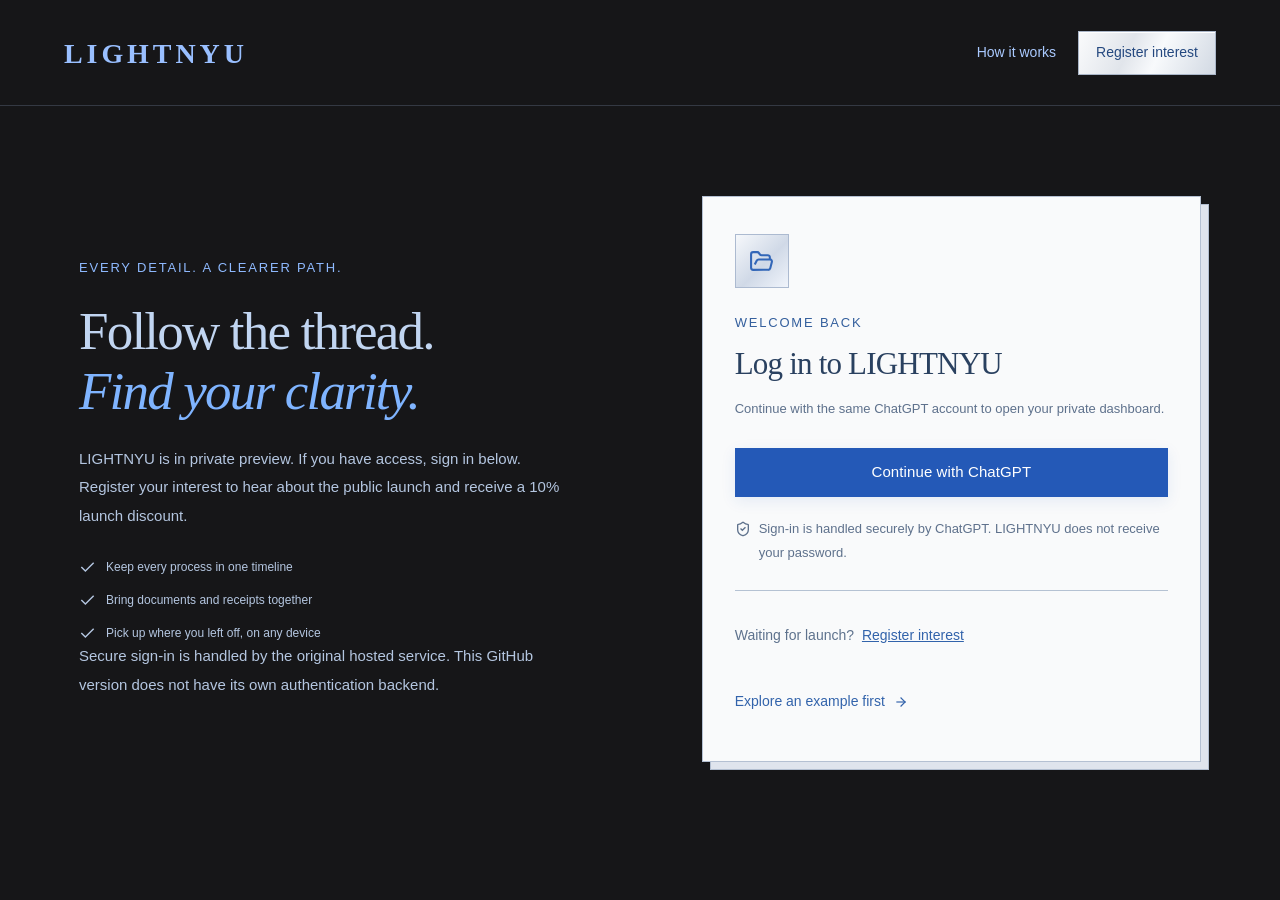
<file: login.html>
<!DOCTYPE html><html lang="en"><head><meta charset="utf-8"><meta name="viewport" content="width=device-width,initial-scale=1"><meta name="description" content="LIGHTNYU private club correspondence tracking and records"><meta name="theme-color" content="#040710"><link rel="stylesheet" href="./site.css"><link rel="stylesheet" href="./overrides.css"><link rel="icon" href="./favicon.svg"><title>LIGHTNYU — Private members’ club & correspondence workspace</title></head><body class="antialiased" data-page="login"><div class="kinetic-grid"><canvas class="kinetic-grid-canvas" aria-hidden="true"></canvas><div class="kinetic-grid-content"><div class="website"><header class="website-header"><a class="brand" href="./index.html" aria-label="LIGHTNYU home"><span>LIGHTNYU</span></a><nav aria-label="Website navigation"><a class="header-how" href="./index.html#how-it-works">How it works</a><a class="site-button small" href="./index.html#register-interest">Register interest</a></nav></header><main class="auth-layout"><section class="auth-intro"><p class="site-eyebrow">Every detail. A clearer path.</p><h1>Follow the thread.<br/><em>Find your clarity.</em></h1><p>LIGHTNYU is in private preview. If you have access, sign in below. Register your interest to hear about the public launch and receive a 10% launch discount.</p><ul><li><svg xmlns="http://www.w3.org/2000/svg" width="17" height="17" viewBox="0 0 24 24" fill="none" stroke="currentColor" stroke-width="2" stroke-linecap="round" stroke-linejoin="round" class="lucide lucide-check" aria-hidden="true"><path d="M20 6 9 17l-5-5"></path></svg>Keep every process in one timeline</li><li><svg xmlns="http://www.w3.org/2000/svg" width="17" height="17" viewBox="0 0 24 24" fill="none" stroke="currentColor" stroke-width="2" stroke-linecap="round" stroke-linejoin="round" class="lucide lucide-check" aria-hidden="true"><path d="M20 6 9 17l-5-5"></path></svg>Bring documents and receipts together</li><li><svg xmlns="http://www.w3.org/2000/svg" width="17" height="17" viewBox="0 0 24 24" fill="none" stroke="currentColor" stroke-width="2" stroke-linecap="round" stroke-linejoin="round" class="lucide lucide-check" aria-hidden="true"><path d="M20 6 9 17l-5-5"></path></svg>Pick up where you left off, on any device</li></ul></section><section class="auth-card" aria-labelledby="auth-title"><span class="auth-icon"><svg xmlns="http://www.w3.org/2000/svg" width="25" height="25" viewBox="0 0 24 24" fill="none" stroke="currentColor" stroke-width="2" stroke-linecap="round" stroke-linejoin="round" class="lucide lucide-folder-open" aria-hidden="true"><path d="m6 14 1.5-2.9A2 2 0 0 1 9.24 10H20a2 2 0 0 1 1.94 2.5l-1.54 6a2 2 0 0 1-1.95 1.5H4a2 2 0 0 1-2-2V5a2 2 0 0 1 2-2h3.9a2 2 0 0 1 1.69.9l.81 1.2a2 2 0 0 0 1.67.9H18a2 2 0 0 1 2 2v2"></path></svg></span><p class="site-eyebrow">Welcome back</p><h2 id="auth-title">Log in to LIGHTNYU</h2><p>Continue with the same ChatGPT account to open your private dashboard.</p><a class="site-button auth-continue" href="/signin-with-chatgpt?return_to=%2Fdashboard" target="_top">Continue with ChatGPT<svg xmlns="http://www.w3.org/2000/svg" width="18" height="18" viewBox="0 0 24 24" fill="none" stroke="currentColor" stroke-width="2" stroke-linecap="round" stroke-linejoin="round" class="lucide lucide-arrow-right" aria-hidden="true"><path d="M5 12h14"></path><path d="m12 5 7 7-7 7"></path></svg></a><p class="auth-note"><svg xmlns="http://www.w3.org/2000/svg" width="16" height="16" viewBox="0 0 24 24" fill="none" stroke="currentColor" stroke-width="2" stroke-linecap="round" stroke-linejoin="round" class="lucide lucide-shield-check" aria-hidden="true"><path d="M20 13c0 5-3.5 7.5-7.66 8.95a1 1 0 0 1-.67-.01C7.5 20.5 4 18 4 13V6a1 1 0 0 1 1-1c2 0 4.5-1.2 6.24-2.72a1.17 1.17 0 0 1 1.52 0C14.51 3.81 17 5 19 5a1 1 0 0 1 1 1z"></path><path d="m9 12 2 2 4-4"></path></svg>Sign-in is handled securely by ChatGPT. LIGHTNYU does not receive your password.</p><div class="auth-switch">Waiting for launch? <a href="./index.html#register-interest">Register interest</a></div><a class="auth-demo" href="./demo.html">Explore an example first<svg xmlns="http://www.w3.org/2000/svg" width="14" height="14" viewBox="0 0 24 24" fill="none" stroke="currentColor" stroke-width="2" stroke-linecap="round" stroke-linejoin="round" class="lucide lucide-arrow-right" aria-hidden="true"><path d="M5 12h14"></path><path d="m12 5 7 7-7 7"></path></svg></a></section></main></div></div></div><script src="./app.js" defer></script></body></html>
</file>
<file: lightnyu.css>
/* Latest approved layout (19 November), with LIGHTNYU wordmark */
body .launch-header .launch-brand, body .launch-membership strong {letter-spacing: .17em}
body .launch-header .launch-brand {white-space:nowrap;}
body .launch-header a.launch-brand {max-width: max-content;}
body .launch-membership {gap:12px}
@media(max-width:820px){
 body .launch-header .launch-brand{font-size:clamp(17px,4.2vw,23px);letter-spacing:.10em}
 body .launch-membership strong{font-size:clamp(16px,4.4vw,24px);letter-spacing:.11em}
}
@media(max-width:420px){body .launch-card{width:min(100%,calc(100vw - 24px));}}
@media(prefers-reduced-motion:reduce){.lightnyu-reveal {animation:none!important;transition:none!important}}
/* LIGHTNYU changes only apply to the visible brand; keep the source layout and square geometry */

.lightnyu-dialog-backdrop{position:fixed;inset:0;z-index:9999;background:#020816cf;backdrop-filter:blur(9px);display:grid;place-items:center;padding:18px;}
.lightnyu-dialog{width:min(100%,480px);border:1px solid #8db7ef66;background:#06122b;color:#f4f8ff;padding:28px;box-shadow:0 25px 70px #0008}
.lightnyu-dialog h2{font-size:23px;margin:0 0 14px}.lightnyu-dialog p{font-size:14px;line-height:1.7;margin-bottom:25px;color:#c6d5ea}
.lightnyu-dialog-actions{display:flex;justify-content:flex-end;gap:12px;flex-wrap:wrap}.lightnyu-dialog-actions>*{background:#152b4c;border:1px solid #5176a5;color:#fff;padding:11px 15px;font-size:13px;text-decoration:none;cursor:pointer}
.lightnyu-dialog-actions>a{background:#246de5;border-color:#4489ff}

/* Preserve the original full-page blue beams rather than covering the animated canvas */
.acta-shared-beams .beams-veil{background:transparent!important}
</file>
<file: overrides.css>
/* ACTA visual refinements: preserve source layout, move warm accents to blue. */
:root{--acta-blue:#397ff5;--acta-blue-soft:#9dc9ff}
html{scroll-behavior:smooth}
.launch-light-fallback{background:radial-gradient(at 8% 67%,#0a71ef1a,transparent 35%),radial-gradient(at 80% 40%,#3b39ef2d,transparent 45%)}
.launch-light-fallback:before{background:linear-gradient(90deg,#107aff90,#2d55f78a 52%,#544be47a)}
.launch-card:after{background:linear-gradient(90deg,#2374ff27,#5b57ff26)}
.kinetic-grid-content .acta-launch .proximity-action{background:#206fea!important;border-color:#5fa3ff!important;box-shadow:0 0 20px #237ffb26!important}
.kinetic-grid-content .acta-launch .proximity-action:before{background:#1152b9!important}
.kinetic-grid-content .acta-launch .proximity-action:hover{background:#185fd0!important;border-color:#9ac6ff!important;box-shadow:0 7px 30px #2c80fb4a!important}
.acta-product-intro h2 em,.acta-story-closing h2 em,.acta-evidence-section h2 em{color:#b5d8ff!important}
.acta-section-eyebrow,.acta-story-strip a,.launch-privacy{color:#b9d4ff}
.acta-story-strip a:hover,.launch-navigation nav a.is-active{border-color:#5b94f280}
.launch-login:hover,.launch-scroll-cue:hover{color:#c7e2ff!important}
.launch-brand,.website-header .brand{letter-spacing:.14em;font-weight:600;gap:0}
.acta-launch .launch-card,.acta-launch .launch-input-row input,.acta-launch .proximity-action{border-radius:0!important}
.acta-product-intro,.acta-evidence-section,.acta-industries,.acta-story-closing{color:#f8faff}
.website-header .brand svg{display:none}
.launch-form .launch-message{font-size:12px;margin:10px 0 0;color:#cfe4ff;line-height:1.6}
.acta-demo-banner,.acta-modal{font-family:Arial,sans-serif}
.acta-modal[hidden]{display:none!important}
.acta-modal{position:fixed;inset:0;z-index:9999;display:flex;align-items:center;justify-content:center;padding:20px;background:#030715c9;backdrop-filter:blur(6px)}
.acta-modal-card{color:#132341;background:#fff;max-width:520px;width:100%;max-height:92vh;overflow-y:auto;padding:28px;box-shadow:0 12px 65px #0006;border:1px solid #b9c7df;border-radius:0}
.acta-modal-card h2{font-size:22px;line-height:1.25;margin:0 0 12px}
.acta-modal-card p{font-size:13px;color:#4b5f79;line-height:1.65}
.acta-modal-card label{display:block;font-size:12px;font-weight:600;margin:12px 0 5px}
.acta-modal-card input,.acta-modal-card select,.acta-modal-card textarea{display:block;width:100%;border:1px solid #b4c2d4;border-radius:0;padding:11px;color:#102039;background:#fff;font:14px/1.5 Arial,sans-serif}
.acta-modal-card textarea{min-height:92px;resize:vertical}
.acta-modal-actions{display:flex;flex-wrap:wrap;gap:10px;justify-content:flex-end;margin-top:22px}
.acta-modal-card button,.acta-modal-card .acta-modal-link{display:inline-flex;align-items:center;justify-content:center;padding:11px 17px;border-radius:0;border:1px solid #879bb6;font-size:13px;font-weight:600;cursor:pointer;background:#fff;color:#172a47}
.acta-modal-card button.primary,.acta-modal-card .acta-modal-link{background:#245fcd;color:#fff;border-color:#245fcd;text-decoration:none}
.acta-modal-card button:hover{filter:brightness(.94)}
.acta-modal-card button:focus-visible,.acta-modal-card input:focus-visible,.acta-modal-card select:focus-visible,.acta-modal-card textarea:focus-visible{outline:2px solid #387eff;outline-offset:2px}
.acta-preview-alert{display:inline-block;background:#eaf1ff;border:1px solid #aac8fa;color:#254d94;padding:8px 12px;margin:8px 0 14px;font-size:12px}
.acta-static-notice{font-size:12px;line-height:1.5;color:#8fa9d9}
.simple-app .process-item:focus-visible{outline:2px solid #226be2;outline-offset:2px}
.acta-editor-list{display:grid;gap:8px;margin:14px 0}
.acta-editor-list>button{width:100%;border:1px solid #c5d2e4;text-align:left;background:#f8fbff;padding:12px;color:#234a78;cursor:pointer}
@media(prefers-reduced-motion:reduce){html{scroll-behavior:auto}}


/* 19 November ACTA refinements — blue illuminated background, no decorative A. */
body[data-page="home"]{background:#02091c!important}
body[data-page="home"] .acta-launch{background:transparent!important}
body[data-page="home"] .launch-light-scene{background:#02091c!important}
body[data-page="home"] .launch-light-fallback{
  background:radial-gradient(ellipse 55% 45% at 10% 76%,rgba(19,91,248,.29) 0%,rgba(9,43,129,.13) 48%,transparent 100%),
             radial-gradient(ellipse 47% 46% at 82% 44%,rgba(40,92,226,.22),transparent 89%)!important;
}
body[data-page="home"] .launch-light-fallback::before{
  background:linear-gradient(90deg,rgba(22,87,240,.77) 0%,rgba(44,138,255,.87) 41%,rgba(45,90,230,.65) 78%,rgba(61,79,205,.34) 100%)!important;
  box-shadow:0 0 75px 22px rgba(21,85,235,.24),0 0 155px 50px rgba(15,58,169,.12)!important;
}
body[data-page="home"] .launch-brand svg,
body[data-page="demo"] .website-header .brand svg,
body[data-page="login"] .website-header .brand svg{display:none!important}
body[data-page="home"] .launch-brand{gap:0!important}
body[data-page="home"] .launch-card:after{
  background:linear-gradient(100deg,rgba(30,107,241,.21),rgba(45,81,206,.11),rgba(40,149,255,.12))!important;
}
body[data-page="home"] .launch-assurance-icons,
body[data-page="home"] .launch-login{display:none!important}


/* ACTA homepage: larger central navigation, inward branding and right-side
   correspondence description. Form controls move together slightly left. */
body[data-page="home"] .launch-header {
  top:0;
  left:0;
  right:0;
  min-height:102px;
  padding:12px clamp(28px,8.25vw,170px);
  display:grid;
  grid-template-columns:minmax(0,1fr) auto minmax(0,1fr);
  align-items:center;
  gap:clamp(22px,3vw,54px);
  background:linear-gradient(180deg,rgba(2,9,29,.94),rgba(3,14,38,.72));
  border-bottom:1px solid rgba(145,183,244,.18);
}
body[data-page="home"] .launch-header .launch-brand {
  justify-self:start;
  margin:0;
  font-size:1.45rem;
  line-height:1.2;
  font-weight:600;
  letter-spacing:.16em;
  min-height:56px;
  white-space:nowrap;
}
body[data-page="home"] .launch-header .launch-navigation {
  position:relative;
  top:auto;
  left:auto;
  transform:none;
  justify-self:center;
  width:max-content;
  max-width:100%;
}
body[data-page="home"] .launch-header .launch-navigation nav {
  min-height:62px;
  align-items:center;
  gap:6px;
  padding:8px 12px;
  border:1px solid rgba(157,189,237,.27);
  background:rgba(6,18,43,.65);
  box-shadow:0 12px 28px rgba(0,0,0,.12);
}
body[data-page="home"] .launch-header .launch-navigation nav a {
  min-height:44px;
  font-size:14px;
  line-height:1.3;
  padding:11px 13px;
  letter-spacing:.005em;
}
body[data-page="home"] .launch-header .launch-navigation nav a.is-active {
  border-color:rgba(145,186,248,.42);
  background:rgba(47,89,153,.23);
}
body[data-page="home"] .launch-header-summary {
  margin:0;
  justify-self:end;
  width:max-content;
  max-width:260px;
  text-align:right;
  color:#b1c6ea;
  font:400 13px/1.55 Arial,sans-serif;
  letter-spacing:.015em;
}
body[data-page="home"] .launch-header-summary span {
  display:block;
  font-weight:600;
  color:#e0ecff;
}
body[data-page="home"] .launch-card .launch-input-row {
  position:relative;
  left:-17px;
}
@media(max-width:1150px) and (min-width:821px) {
  body[data-page="home"] .launch-header {
    padding-inline:clamp(28px,4vw,56px);
    gap:16px;
  }
  body[data-page="home"] .launch-header .launch-navigation nav {
    padding:7px;
    gap:1px;
  }
  body[data-page="home"] .launch-header .launch-navigation nav a {
    padding:9px 10px;
    font-size:12px;
  }
  body[data-page="home"] .launch-header-summary {
    font-size:11px;
    max-width:184px;
  }
  body[data-page="home"] .launch-header .launch-brand {
    font-size:1.22rem;
  }
}
@media(max-width:820px) {
  body[data-page="home"] .launch-header {
    top:0;
    left:0;
    right:0;
    min-height:144px;
    padding:15px 24px 12px;
    grid-template-columns:1fr 1fr;
    grid-template-rows:auto auto;
    gap:8px 14px;
    align-items:center;
  }
  body[data-page="home"] .launch-header .launch-brand {
    grid-column:1;
    grid-row:1;
    font-size:1.17rem;
    min-height:40px;
  }
  body[data-page="home"] .launch-header-summary {
    grid-column:2;
    grid-row:1;
    max-width:185px;
    font-size:11px;
    line-height:1.35;
  }
  body[data-page="home"] .launch-header .launch-navigation {
    grid-column:1 / -1;
    grid-row:2;
    width:100%;
    max-width:650px;
  }
  body[data-page="home"] .launch-header .launch-navigation nav {
    display:flex;
    width:100%;
    min-height:49px;
    gap:2px;
    padding:5px;
    justify-content:space-between;
  }
  body[data-page="home"] .launch-header .launch-navigation nav a {
    flex:1;
    text-align:center;
    min-width:0;
    min-height:38px;
    padding:8px 5px;
    font-size:clamp(10px,1.7vw,13px);
  }
  body[data-page="home"] .launch-stage {
    padding-top:185px;
  }
  body[data-page="home"] .launch-card .launch-input-row {
    left:-10px;
  }
}
@media(max-width:480px) {
  body[data-page="home"] .launch-header {
    padding-inline:16px;
  }
  body[data-page="home"] .launch-header-summary {
    font-size:10px;
    max-width:170px;
  }
  body[data-page="home"] .launch-header .launch-navigation nav a {
    font-size:clamp(9px,2.5vw,11px);
    padding:8px 2px;
  }
  body[data-page="home"] .launch-card .launch-input-row {
    left:-8px;
  }
}
</file>
<file: lightnyu-layout.css>
/* LIGHTNYU local layout bundle. Typeface embedded; no cross-deployment dependencies. */
/*! tailwindcss v4.2.1 | MIT License | https://tailwindcss.com */
@layer properties{@supports (((-webkit-hyphens:none)) and (not (margin-trim:inline))) or ((-moz-orient:inline) and (not (color:rgb(from red r g b)))){*,:before,:after{--tw-translate-x:0;--tw-translate-y:0;--tw-translate-z:0;--tw-rotate-x:initial;--tw-rotate-y:initial;--tw-rotate-z:initial;--tw-skew-x:initial;--tw-skew-y:initial;--tw-scroll-snap-strictness:proximity;--tw-space-x-reverse:0;--tw-border-style:solid;--tw-leading:initial;--tw-font-weight:initial;--tw-tracking:initial;--tw-ordinal:initial;--tw-slashed-zero:initial;--tw-numeric-figure:initial;--tw-numeric-spacing:initial;--tw-numeric-fraction:initial;--tw-shadow:0 0 #0000;--tw-shadow-color:initial;--tw-shadow-alpha:100%;--tw-inset-shadow:0 0 #0000;--tw-inset-shadow-color:initial;--tw-inset-shadow-alpha:100%;--tw-ring-color:initial;--tw-ring-shadow:0 0 #0000;--tw-inset-ring-color:initial;--tw-inset-ring-shadow:0 0 #0000;--tw-ring-inset:initial;--tw-ring-offset-width:0px;--tw-ring-offset-color:#fff;--tw-ring-offset-shadow:0 0 #0000;--tw-outline-style:solid;--tw-blur:initial;--tw-brightness:initial;--tw-contrast:initial;--tw-grayscale:initial;--tw-hue-rotate:initial;--tw-invert:initial;--tw-opacity:initial;--tw-saturate:initial;--tw-sepia:initial;--tw-drop-shadow:initial;--tw-drop-shadow-color:initial;--tw-drop-shadow-alpha:100%;--tw-drop-shadow-size:initial;--tw-duration:initial;--tw-ease:initial;--tw-scale-x:1;--tw-scale-y:1;--tw-scale-z:1;--tw-content:""}::backdrop{--tw-translate-x:0;--tw-translate-y:0;--tw-translate-z:0;--tw-rotate-x:initial;--tw-rotate-y:initial;--tw-rotate-z:initial;--tw-skew-x:initial;--tw-skew-y:initial;--tw-scroll-snap-strictness:proximity;--tw-space-x-reverse:0;--tw-border-style:solid;--tw-leading:initial;--tw-font-weight:initial;--tw-tracking:initial;--tw-ordinal:initial;--tw-slashed-zero:initial;--tw-numeric-figure:initial;--tw-numeric-spacing:initial;--tw-numeric-fraction:initial;--tw-shadow:0 0 #0000;--tw-shadow-color:initial;--tw-shadow-alpha:100%;--tw-inset-shadow:0 0 #0000;--tw-inset-shadow-color:initial;--tw-inset-shadow-alpha:100%;--tw-ring-color:initial;--tw-ring-shadow:0 0 #0000;--tw-inset-ring-color:initial;--tw-inset-ring-shadow:0 0 #0000;--tw-ring-inset:initial;--tw-ring-offset-width:0px;--tw-ring-offset-color:#fff;--tw-ring-offset-shadow:0 0 #0000;--tw-outline-style:solid;--tw-blur:initial;--tw-brightness:initial;--tw-contrast:initial;--tw-grayscale:initial;--tw-hue-rotate:initial;--tw-invert:initial;--tw-opacity:initial;--tw-saturate:initial;--tw-sepia:initial;--tw-drop-shadow:initial;--tw-drop-shadow-color:initial;--tw-drop-shadow-alpha:100%;--tw-drop-shadow-size:initial;--tw-duration:initial;--tw-ease:initial;--tw-scale-x:1;--tw-scale-y:1;--tw-scale-z:1;--tw-content:""}}}@layer theme{:root,:host{--font-sans:ui-sans-serif, system-ui, sans-serif, "Apple Color Emoji", "Segoe UI Emoji", "Segoe UI Symbol", "Noto Color Emoji";--font-mono:ui-monospace, SFMono-Regular, Menlo, Monaco, Consolas, "Liberation Mono", "Courier New", monospace;--color-neutral-950:lab(2.75381% 0 0);--color-black:#000;--color-white:#fff;--spacing:.25rem;--container-xs:20rem;--container-sm:24rem;--container-lg:32rem;--text-xs:.75rem;--text-xs--line-height:calc(1 / .75);--text-sm:.875rem;--text-sm--line-height:calc(1.25 / .875);--text-base:1rem;--text-base--line-height:calc(1.5 / 1);--text-lg:1.125rem;--text-lg--line-height:calc(1.75 / 1.125);--font-weight-normal:400;--font-weight-medium:500;--font-weight-semibold:600;--tracking-tight:-.025em;--tracking-widest:.1em;--leading-tight:1.25;--leading-snug:1.375;--leading-normal:1.5;--leading-relaxed:1.625;--radius-xs:.125rem;--radius-sm:.25rem;--radius-md:.375rem;--radius-lg:.5rem;--radius-xl:.75rem;--ease-in-out:cubic-bezier(.4, 0, .2, 1);--animate-spin:spin 1s linear infinite;--animate-pulse:pulse 2s cubic-bezier(.4, 0, .6, 1) infinite;--aspect-video:16 / 9;--default-transition-duration:.15s;--default-transition-timing-function:cubic-bezier(.4, 0, .2, 1);--default-font-family:var(--font-sans);--default-mono-font-family:var(--font-mono)}}@layer base{*,:after,:before{box-sizing:border-box;border:0 solid;margin:0;padding:0}::backdrop{box-sizing:border-box;border:0 solid;margin:0;padding:0}::file-selector-button{box-sizing:border-box;border:0 solid;margin:0;padding:0}html,:host{-webkit-text-size-adjust:100%;tab-size:4;line-height:1.5;font-family:var(--default-font-family,ui-sans-serif, system-ui, sans-serif, "Apple Color Emoji", "Segoe UI Emoji", "Segoe UI Symbol", "Noto Color Emoji");font-feature-settings:var(--default-font-feature-settings,normal);font-variation-settings:var(--default-font-variation-settings,normal);-webkit-tap-highlight-color:transparent}hr{height:0;color:inherit;border-top-width:1px}abbr:where([title]){-webkit-text-decoration:underline dotted;text-decoration:underline dotted}h1,h2,h3,h4,h5,h6{font-size:inherit;font-weight:inherit}a{color:inherit;-webkit-text-decoration:inherit;-webkit-text-decoration:inherit;-webkit-text-decoration:inherit;-webkit-text-decoration:inherit;text-decoration:inherit}b,strong{font-weight:bolder}code,kbd,samp,pre{font-family:var(--default-mono-font-family,ui-monospace, SFMono-Regular, Menlo, Monaco, Consolas, "Liberation Mono", "Courier New", monospace);font-feature-settings:var(--default-mono-font-feature-settings,normal);font-variation-settings:var(--default-mono-font-variation-settings,normal);font-size:1em}small{font-size:80%}sub,sup{vertical-align:baseline;font-size:75%;line-height:0;position:relative}sub{bottom:-.25em}sup{top:-.5em}table{text-indent:0;border-color:inherit;border-collapse:collapse}:-moz-focusring{outline:auto}progress{vertical-align:baseline}summary{display:list-item}ol,ul,menu{list-style:none}img,svg,video,canvas,audio,iframe,embed,object{vertical-align:middle;display:block}img,video{max-width:100%;height:auto}button,input,select,optgroup,textarea{font:inherit;font-feature-settings:inherit;font-variation-settings:inherit;letter-spacing:inherit;color:inherit;opacity:1;background-color:#0000;border-radius:0}::file-selector-button{font:inherit;font-feature-settings:inherit;font-variation-settings:inherit;letter-spacing:inherit;color:inherit;opacity:1;background-color:#0000;border-radius:0}:where(select:is([multiple],[size])) optgroup{font-weight:bolder}:where(select:is([multiple],[size])) optgroup option{padding-inline-start:20px}::file-selector-button{margin-inline-end:4px}::placeholder{opacity:1}@supports (not ((-webkit-appearance:-apple-pay-button))) or (contain-intrinsic-size:1px){::placeholder{color:currentColor}@supports (color:color-mix(in lab, red, red)){::placeholder{color:color-mix(in oklab, currentcolor 50%, transparent)}}}textarea{resize:vertical}::-webkit-search-decoration{-webkit-appearance:none}::-webkit-date-and-time-value{min-height:1lh;text-align:inherit}::-webkit-datetime-edit{display:inline-flex}::-webkit-datetime-edit-fields-wrapper{padding:0}::-webkit-datetime-edit{padding-block:0}::-webkit-datetime-edit-year-field{padding-block:0}::-webkit-datetime-edit-month-field{padding-block:0}::-webkit-datetime-edit-day-field{padding-block:0}::-webkit-datetime-edit-hour-field{padding-block:0}::-webkit-datetime-edit-minute-field{padding-block:0}::-webkit-datetime-edit-second-field{padding-block:0}::-webkit-datetime-edit-millisecond-field{padding-block:0}::-webkit-datetime-edit-meridiem-field{padding-block:0}::-webkit-calendar-picker-indicator{line-height:1}:-moz-ui-invalid{box-shadow:none}button,input:where([type=button],[type=reset],[type=submit]){-webkit-appearance:button;appearance:button}::file-selector-button{-webkit-appearance:button;appearance:button}::-webkit-inner-spin-button{height:auto}::-webkit-outer-spin-button{height:auto}[hidden]:where(:not([hidden=until-found])){display:none!important}}@layer components;@layer utilities{.\@container\/card-header{container:card-header/inline-size}.\@container\/field-group{container:field-group/inline-size}.pointer-events-none{pointer-events:none}.invisible{visibility:hidden}.visible{visibility:visible}.sr-only{clip-path:inset(50%);white-space:nowrap;border-width:0;width:1px;height:1px;margin:-1px;padding:0;position:absolute;overflow:hidden}.absolute{position:absolute}.fixed{position:fixed}.relative{position:relative}.static{position:static}.inset-0{inset:calc(var(--spacing) * 0)}.inset-x-0{inset-inline:calc(var(--spacing) * 0)}.inset-y-0{inset-block:calc(var(--spacing) * 0)}.inset-s-1\/2{inset-inline-start:50%}.start{inset-inline-start:var(--spacing)}.end{inset-inline-end:var(--spacing)}.-top-12{top:calc(var(--spacing) * -12)}.top-0{top:calc(var(--spacing) * 0)}.top-1{top:calc(var(--spacing) * 1)}.top-1\.5{top:calc(var(--spacing) * 1.5)}.top-1\/2{top:50%}.top-3\.5{top:calc(var(--spacing) * 3.5)}.top-4{top:calc(var(--spacing) * 4)}.top-\[1px\]{top:1px}.top-\[50\%\]{top:50%}.top-\[60\%\]{top:60%}.top-full{top:100%}.-right-12{right:calc(var(--spacing) * -12)}.right-0{right:calc(var(--spacing) * 0)}.right-1{right:calc(var(--spacing) * 1)}.right-2{right:calc(var(--spacing) * 2)}.right-3{right:calc(var(--spacing) * 3)}.right-3\.5{right:calc(var(--spacing) * 3.5)}.right-4{right:calc(var(--spacing) * 4)}.-bottom-12{bottom:calc(var(--spacing) * -12)}.bottom-0{bottom:calc(var(--spacing) * 0)}.bottom-1{bottom:calc(var(--spacing) * 1)}.-left-12{left:calc(var(--spacing) * -12)}.left-0{left:calc(var(--spacing) * 0)}.left-1\/2{left:50%}.left-2{left:calc(var(--spacing) * 2)}.left-3{left:calc(var(--spacing) * 3)}.left-\[50\%\]{left:50%}.isolate{isolation:isolate}.z-10{z-index:10}.z-20{z-index:20}.z-50{z-index:50}.z-\[1\]{z-index:1}.order-first{order:-9999}.order-last{order:9999}.col-start-2{grid-column-start:2}.row-span-2{grid-row:span 2/span 2}.row-start-1{grid-row-start:1}.m-0\!{margin:calc(var(--spacing) * 0)!important}.-mx-1{margin-inline:calc(var(--spacing) * -1)}.mx-2{margin-inline:calc(var(--spacing) * 2)}.mx-3\.5{margin-inline:calc(var(--spacing) * 3.5)}.mx-auto{margin-inline:auto}.-my-2{margin-block:calc(var(--spacing) * -2)}.my-0{margin-block:calc(var(--spacing) * 0)}.my-0\.5{margin-block:calc(var(--spacing) * .5)}.my-1{margin-block:calc(var(--spacing) * 1)}.-mt-4{margin-top:calc(var(--spacing) * -4)}.mt-0\.5{margin-top:calc(var(--spacing) * .5)}.mt-1\.5{margin-top:calc(var(--spacing) * 1.5)}.mt-2{margin-top:calc(var(--spacing) * 2)}.mt-4{margin-top:calc(var(--spacing) * 4)}.mt-auto{margin-top:auto}.mr-8{margin-right:calc(var(--spacing) * 8)}.mb-2{margin-bottom:calc(var(--spacing) * 2)}.mb-3{margin-bottom:calc(var(--spacing) * 3)}.-ml-1{margin-left:calc(var(--spacing) * -1)}.-ml-4{margin-left:calc(var(--spacing) * -4)}.ml-1{margin-left:calc(var(--spacing) * 1)}.ml-4{margin-left:calc(var(--spacing) * 4)}.ml-auto{margin-left:auto}.line-clamp-1{-webkit-line-clamp:1;-webkit-box-orient:vertical;display:-webkit-box;overflow:hidden}.line-clamp-2{-webkit-line-clamp:2;-webkit-box-orient:vertical;display:-webkit-box;overflow:hidden}.block{display:block}.contents{display:contents}.flex{display:flex}.grid{display:grid}.hidden{display:none}.inline{display:inline}.inline-flex{display:inline-flex}.table{display:table}.table-caption{display:table-caption}.table-cell{display:table-cell}.table-row{display:table-row}.field-sizing-content{field-sizing:content}.aspect-square{aspect-ratio:1}.aspect-video{aspect-ratio:var(--aspect-video)}.size-\(--cell-size\){width:var(--cell-size);height:var(--cell-size)}.size-2{width:calc(var(--spacing) * 2);height:calc(var(--spacing) * 2)}.size-2\.5{width:calc(var(--spacing) * 2.5);height:calc(var(--spacing) * 2.5)}.size-3{width:calc(var(--spacing) * 3);height:calc(var(--spacing) * 3)}.size-3\.5{width:calc(var(--spacing) * 3.5);height:calc(var(--spacing) * 3.5)}.size-4{width:calc(var(--spacing) * 4);height:calc(var(--spacing) * 4)}.size-6{width:calc(var(--spacing) * 6);height:calc(var(--spacing) * 6)}.size-7{width:calc(var(--spacing) * 7);height:calc(var(--spacing) * 7)}.size-8{width:calc(var(--spacing) * 8);height:calc(var(--spacing) * 8)}.size-9{width:calc(var(--spacing) * 9);height:calc(var(--spacing) * 9)}.size-10{width:calc(var(--spacing) * 10);height:calc(var(--spacing) * 10)}.size-16{width:calc(var(--spacing) * 16);height:calc(var(--spacing) * 16)}.size-auto{width:auto;height:auto}.size-full{width:100%;height:100%}.h-\(--cell-size\){height:var(--cell-size)}.h-1\.5{height:calc(var(--spacing) * 1.5)}.h-2{height:calc(var(--spacing) * 2)}.h-2\.5{height:calc(var(--spacing) * 2.5)}.h-4{height:calc(var(--spacing) * 4)}.h-5{height:calc(var(--spacing) * 5)}.h-6{height:calc(var(--spacing) * 6)}.h-7{height:calc(var(--spacing) * 7)}.h-8{height:calc(var(--spacing) * 8)}.h-9{height:calc(var(--spacing) * 9)}.h-10{height:calc(var(--spacing) * 10)}.h-12{height:calc(var(--spacing) * 12)}.h-\[calc\(--spacing\(5\.5\)\)\]{height:calc(calc(var(--spacing) * 5.5))}.h-\[calc\(100\%-1px\)\]{height:calc(100% - 1px)}.h-\[var\(--radix-navigation-menu-viewport-height\)\]{height:var(--radix-navigation-menu-viewport-height)}.h-\[var\(--radix-select-trigger-height\)\]{height:var(--radix-select-trigger-height)}.h-auto{height:auto}.h-full{height:100%}.h-max{height:max-content}.h-px{height:1px}.h-svh{height:100svh}.max-h-\(--radix-context-menu-content-available-height\){max-height:var(--radix-context-menu-content-available-height)}.max-h-\(--radix-dropdown-menu-content-available-height\){max-height:var(--radix-dropdown-menu-content-available-height)}.max-h-\(--radix-select-content-available-height\){max-height:var(--radix-select-content-available-height)}.max-h-96{max-height:calc(var(--spacing) * 96)}.max-h-\[300px\]{max-height:300px}.max-h-\[min\(calc\(--spacing\(96\)---spacing\(9\)\)\,calc\(var\(--available-height\)---spacing\(9\)\)\)\]{max-height:min(calc(calc(var(--spacing) * 96) - calc(var(--spacing) * 9)), calc(var(--available-height) - calc(var(--spacing) * 9)))}.min-h-0{min-height:calc(var(--spacing) * 0)}.min-h-4{min-height:calc(var(--spacing) * 4)}.min-h-9{min-height:calc(var(--spacing) * 9)}.min-h-16{min-height:calc(var(--spacing) * 16)}.min-h-full{min-height:100%}.min-h-screen{min-height:100vh}.min-h-svh{min-height:100svh}.w-\(--anchor-width\){width:var(--anchor-width)}.w-\(--cell-size\){width:var(--cell-size)}.w-\(--sidebar-width\){width:var(--sidebar-width)}.w-0{width:calc(var(--spacing) * 0)}.w-1{width:calc(var(--spacing) * 1)}.w-1\/4{width:25%}.w-2{width:calc(var(--spacing) * 2)}.w-2\.5{width:calc(var(--spacing) * 2.5)}.w-3{width:calc(var(--spacing) * 3)}.w-3\/4{width:75%}.w-4{width:calc(var(--spacing) * 4)}.w-5{width:calc(var(--spacing) * 5)}.w-9{width:calc(var(--spacing) * 9)}.w-10{width:calc(var(--spacing) * 10)}.w-24{width:calc(var(--spacing) * 24)}.w-64{width:calc(var(--spacing) * 64)}.w-72{width:calc(var(--spacing) * 72)}.w-\[100px\]{width:100px}.w-auto{width:auto}.w-fit{width:fit-content}.w-full{width:100%}.w-max{width:max-content}.w-px{width:1px}.max-w-\(--available-width\){max-width:var(--available-width)}.max-w-\(--skeleton-width\){max-width:var(--skeleton-width)}.max-w-\[80\%\]{max-width:80%}.max-w-\[calc\(100\%-2rem\)\]{max-width:calc(100% - 2rem)}.max-w-full{max-width:100%}.max-w-max{max-width:max-content}.max-w-sm{max-width:var(--container-sm)}.min-w-\(--cell-size\){min-width:var(--cell-size)}.min-w-0{min-width:calc(var(--spacing) * 0)}.min-w-5{min-width:calc(var(--spacing) * 5)}.min-w-8{min-width:calc(var(--spacing) * 8)}.min-w-9{min-width:calc(var(--spacing) * 9)}.min-w-10{min-width:calc(var(--spacing) * 10)}.min-w-16{min-width:calc(var(--spacing) * 16)}.min-w-40{min-width:calc(var(--spacing) * 40)}.min-w-\[8rem\]{min-width:8rem}.min-w-\[12rem\]{min-width:12rem}.min-w-\[calc\(var\(--anchor-width\)\+--spacing\(7\)\)\]{min-width:calc(var(--anchor-width) + calc(var(--spacing) * 7))}.min-w-\[var\(--radix-select-trigger-width\)\]{min-width:var(--radix-select-trigger-width)}.flex-1{flex:1}.shrink-0{flex-shrink:0}.grow{flex-grow:1}.grow-0{flex-grow:0}.basis-full{flex-basis:100%}.caption-bottom{caption-side:bottom}.border-collapse{border-collapse:collapse}.origin-\(--radix-context-menu-content-transform-origin\){transform-origin:var(--radix-context-menu-content-transform-origin)}.origin-\(--radix-dropdown-menu-content-transform-origin\){transform-origin:var(--radix-dropdown-menu-content-transform-origin)}.origin-\(--radix-hover-card-content-transform-origin\){transform-origin:var(--radix-hover-card-content-transform-origin)}.origin-\(--radix-menubar-content-transform-origin\){transform-origin:var(--radix-menubar-content-transform-origin)}.origin-\(--radix-popover-content-transform-origin\){transform-origin:var(--radix-popover-content-transform-origin)}.origin-\(--radix-select-content-transform-origin\){transform-origin:var(--radix-select-content-transform-origin)}.origin-\(--radix-tooltip-content-transform-origin\){transform-origin:var(--radix-tooltip-content-transform-origin)}.origin-\(--transform-origin\){transform-origin:var(--transform-origin)}.-translate-x-1\/2{--tw-translate-x:calc(calc(1 / 2 * 100%) * -1);translate:var(--tw-translate-x) var(--tw-translate-y)}.-translate-x-px{--tw-translate-x:-1px;translate:var(--tw-translate-x) var(--tw-translate-y)}.translate-x-\[-50\%\]{--tw-translate-x:-50%;translate:var(--tw-translate-x) var(--tw-translate-y)}.translate-x-px{--tw-translate-x:1px;translate:var(--tw-translate-x) var(--tw-translate-y)}.-translate-y-1\/2{--tw-translate-y:calc(calc(1 / 2 * 100%) * -1);translate:var(--tw-translate-x) var(--tw-translate-y)}.-translate-y-3\/4{--tw-translate-y:calc(calc(3 / 4 * 100%) * -1);translate:var(--tw-translate-x) var(--tw-translate-y)}.translate-y-0\.5{--tw-translate-y:calc(var(--spacing) * .5);translate:var(--tw-translate-x) var(--tw-translate-y)}.translate-y-3\/4{--tw-translate-y:calc(3 / 4 * 100%);translate:var(--tw-translate-x) var(--tw-translate-y)}.translate-y-\[-50\%\]{--tw-translate-y:-50%;translate:var(--tw-translate-x) var(--tw-translate-y)}.translate-y-\[calc\(-50\%_-_2px\)\]{--tw-translate-y:calc(-50% - 2px);translate:var(--tw-translate-x) var(--tw-translate-y)}.rotate-45{rotate:45deg}.rotate-90{rotate:90deg}.transform{transform:var(--tw-rotate-x,) var(--tw-rotate-y,) var(--tw-rotate-z,) var(--tw-skew-x,) var(--tw-skew-y,)}.animate-pulse{animation:var(--animate-pulse)}.animate-spin{animation:var(--animate-spin)}.cursor-default{cursor:default}.cursor-text{cursor:text}.touch-none{touch-action:none}.resize{resize:both}.resize-none{resize:none}.snap-x{scroll-snap-type:x var(--tw-scroll-snap-strictness)}.snap-mandatory{--tw-scroll-snap-strictness:mandatory}.scroll-my-1{scroll-margin-block:calc(var(--spacing) * 1)}.scroll-px-1{scroll-padding-inline:calc(var(--spacing) * 1)}.scroll-py-1{scroll-padding-block:calc(var(--spacing) * 1)}.list-disc{list-style-type:disc}.list-none{list-style-type:none}.appearance-none{-webkit-appearance:none;appearance:none}.auto-rows-min{grid-auto-rows:min-content}.grid-cols-\[0_1fr\]{grid-template-columns:0 1fr}.grid-rows-\[auto_1fr\]{grid-template-rows:auto 1fr}.grid-rows-\[auto_auto\]{grid-template-rows:auto auto}.flex-col{flex-direction:column}.flex-col-reverse{flex-direction:column-reverse}.flex-row{flex-direction:row}.flex-wrap{flex-wrap:wrap}.place-content-center{place-content:center}.place-items-center{place-items:center}.items-center{align-items:center}.items-end{align-items:flex-end}.items-start{align-items:flex-start}.items-stretch{align-items:stretch}.justify-between{justify-content:space-between}.justify-center{justify-content:center}.justify-start{justify-content:flex-start}.justify-items-start{justify-items:start}.gap-0\.5{gap:calc(var(--spacing) * .5)}.gap-1{gap:calc(var(--spacing) * 1)}.gap-1\.5{gap:calc(var(--spacing) * 1.5)}.gap-2{gap:calc(var(--spacing) * 2)}.gap-2\.5{gap:calc(var(--spacing) * 2.5)}.gap-3{gap:calc(var(--spacing) * 3)}.gap-4{gap:calc(var(--spacing) * 4)}.gap-6{gap:calc(var(--spacing) * 6)}.gap-7{gap:calc(var(--spacing) * 7)}.gap-8{gap:calc(var(--spacing) * 8)}.gap-\[--spacing\(var\(--gap\)\)\]{gap:calc(var(--spacing) * var(--gap))}:where(.-space-x-2>:not(:last-child)){--tw-space-x-reverse:0;margin-inline-start:calc(calc(var(--spacing) * -2) * var(--tw-space-x-reverse));margin-inline-end:calc(calc(var(--spacing) * -2) * calc(1 - var(--tw-space-x-reverse)))}.gap-y-0\.5{row-gap:calc(var(--spacing) * .5)}.self-end{align-self:flex-end}.self-start{align-self:flex-start}.self-stretch{align-self:stretch}.justify-self-end{justify-self:flex-end}.truncate{text-overflow:ellipsis;white-space:nowrap;overflow:hidden}.overflow-auto{overflow:auto}.overflow-hidden{overflow:hidden}.overflow-x-auto{overflow-x:auto}.overflow-x-hidden{overflow-x:hidden}.overflow-y-auto{overflow-y:auto}.overscroll-contain{overscroll-behavior:contain}.overscroll-x-contain{overscroll-behavior-x:contain}.rounded-\[2px\]{border-radius:2px}.rounded-\[4px\]{border-radius:4px}.rounded-\[calc\(var\(--radius\)-5px\)\]{border-radius:calc(var(--radius) - 5px)}.rounded-\[inherit\]{border-radius:inherit}.rounded-full{border-radius:3.40282e38px}.rounded-lg{border-radius:var(--radius-lg)}.rounded-md{border-radius:var(--radius-md)}.rounded-none{border-radius:0}.rounded-sm{border-radius:var(--radius-sm)}.rounded-xl{border-radius:var(--radius-xl)}.rounded-xs{border-radius:var(--radius-xs)}.rounded-l-md{border-top-left-radius:var(--radius-md);border-bottom-left-radius:var(--radius-md)}.rounded-tl-sm{border-top-left-radius:var(--radius-sm)}.rounded-r-md{border-top-right-radius:var(--radius-md);border-bottom-right-radius:var(--radius-md)}.border{border-style:var(--tw-border-style);border-width:1px}.border-0{border-style:var(--tw-border-style);border-width:0}.border-\[1\.5px\]{border-style:var(--tw-border-style);border-width:1.5px}.border-y{border-block-style:var(--tw-border-style);border-block-width:1px}.border-t{border-top-style:var(--tw-border-style);border-top-width:1px}.border-r{border-right-style:var(--tw-border-style);border-right-width:1px}.border-b{border-bottom-style:var(--tw-border-style);border-bottom-width:1px}.border-l{border-left-style:var(--tw-border-style);border-left-width:1px}.border-dashed{--tw-border-style:dashed;border-style:dashed}.border-none{--tw-border-style:none;border-style:none}.border-\(--color-border\){border-color:var(--color-border)}.border-transparent{border-color:#0000}.border-t-transparent{border-top-color:#0000}.border-l-transparent{border-left-color:#0000}.bg-\(--color-bg\){background-color:var(--color-bg)}.bg-\[Canvas\]{background-color:canvas}.bg-black\/50{background-color:#00000080}@supports (color:color-mix(in lab, red, red)){.bg-black\/50{background-color:color-mix(in oklab, var(--color-black) 50%, transparent)}}.bg-neutral-950{background-color:var(--color-neutral-950)}.bg-transparent{background-color:#0000}.bg-white{background-color:var(--color-white)}.bg-clip-padding{background-clip:padding-box}.fill-current{fill:currentColor}.p-0{padding:calc(var(--spacing) * 0)}.p-1{padding:calc(var(--spacing) * 1)}.p-2{padding:calc(var(--spacing) * 2)}.p-3{padding:calc(var(--spacing) * 3)}.p-4{padding:calc(var(--spacing) * 4)}.p-6{padding:calc(var(--spacing) * 6)}.p-\[3px\]{padding:3px}.p-px{padding:1px}.px-\(--cell-size\){padding-inline:var(--cell-size)}.px-1{padding-inline:calc(var(--spacing) * 1)}.px-1\.5{padding-inline:calc(var(--spacing) * 1.5)}.px-2{padding-inline:calc(var(--spacing) * 2)}.px-2\.5{padding-inline:calc(var(--spacing) * 2.5)}.px-3{padding-inline:calc(var(--spacing) * 3)}.px-4{padding-inline:calc(var(--spacing) * 4)}.px-6{padding-inline:calc(var(--spacing) * 6)}.py-0\.5{padding-block:calc(var(--spacing) * .5)}.py-1{padding-block:calc(var(--spacing) * 1)}.py-1\.5{padding-block:calc(var(--spacing) * 1.5)}.py-2{padding-block:calc(var(--spacing) * 2)}.py-3{padding-block:calc(var(--spacing) * 3)}.py-4{padding-block:calc(var(--spacing) * 4)}.py-6{padding-block:calc(var(--spacing) * 6)}.pt-0{padding-top:calc(var(--spacing) * 0)}.pt-3{padding-top:calc(var(--spacing) * 3)}.pt-4{padding-top:calc(var(--spacing) * 4)}.pr-1{padding-right:calc(var(--spacing) * 1)}.pr-2{padding-right:calc(var(--spacing) * 2)}.pr-2\.5{padding-right:calc(var(--spacing) * 2.5)}.pr-3{padding-right:calc(var(--spacing) * 3)}.pr-8{padding-right:calc(var(--spacing) * 8)}.pr-9{padding-right:calc(var(--spacing) * 9)}.pb-2{padding-bottom:calc(var(--spacing) * 2)}.pb-3{padding-bottom:calc(var(--spacing) * 3)}.pb-4{padding-bottom:calc(var(--spacing) * 4)}.pl-2{padding-left:calc(var(--spacing) * 2)}.pl-3{padding-left:calc(var(--spacing) * 3)}.pl-4{padding-left:calc(var(--spacing) * 4)}.pl-8{padding-left:calc(var(--spacing) * 8)}.text-center{text-align:center}.text-left{text-align:left}.align-middle{vertical-align:middle}.font-mono{font-family:var(--font-mono)}.font-sans{font-family:var(--font-sans)}.text-base{font-size:var(--text-base);line-height:var(--tw-leading,var(--text-base--line-height))}.text-lg{font-size:var(--text-lg);line-height:var(--tw-leading,var(--text-lg--line-height))}.text-sm{font-size:var(--text-sm);line-height:var(--tw-leading,var(--text-sm--line-height))}.text-sm\/relaxed{font-size:var(--text-sm);line-height:var(--leading-relaxed)}.text-xs{font-size:var(--text-xs);line-height:var(--tw-leading,var(--text-xs--line-height))}.text-\[0\.8rem\]{font-size:.8rem}.leading-none{--tw-leading:1;line-height:1}.leading-normal{--tw-leading:var(--leading-normal);line-height:var(--leading-normal)}.leading-relaxed{--tw-leading:var(--leading-relaxed);line-height:var(--leading-relaxed)}.leading-snug{--tw-leading:var(--leading-snug);line-height:var(--leading-snug)}.leading-tight{--tw-leading:var(--leading-tight);line-height:var(--leading-tight)}.font-medium{--tw-font-weight:var(--font-weight-medium);font-weight:var(--font-weight-medium)}.font-normal{--tw-font-weight:var(--font-weight-normal);font-weight:var(--font-weight-normal)}.font-semibold{--tw-font-weight:var(--font-weight-semibold);font-weight:var(--font-weight-semibold)}.tracking-tight{--tw-tracking:var(--tracking-tight);letter-spacing:var(--tracking-tight)}.tracking-widest{--tw-tracking:var(--tracking-widest);letter-spacing:var(--tracking-widest)}.text-balance{text-wrap:balance}.break-words,.wrap-break-word{overflow-wrap:break-word}.whitespace-normal{white-space:normal}.whitespace-nowrap{white-space:nowrap}.text-\[CanvasText\]{color:canvastext}.text-current{color:currentColor}.text-white{color:var(--color-white)}.tabular-nums{--tw-numeric-spacing:tabular-nums;font-variant-numeric:var(--tw-ordinal,) var(--tw-slashed-zero,) var(--tw-numeric-figure,) var(--tw-numeric-spacing,) var(--tw-numeric-fraction,)}.underline-offset-4{text-underline-offset:4px}.antialiased{-webkit-font-smoothing:antialiased;-moz-osx-font-smoothing:grayscale}.opacity-0{opacity:0}.opacity-50{opacity:.5}.opacity-60{opacity:.6}.opacity-70{opacity:.7}.shadow{--tw-shadow:0 1px 3px 0 var(--tw-shadow-color,#0000001a), 0 1px 2px -1px var(--tw-shadow-color,#0000001a);box-shadow:var(--tw-inset-shadow), var(--tw-inset-ring-shadow), var(--tw-ring-offset-shadow), var(--tw-ring-shadow), var(--tw-shadow)}.shadow-\[0_0_0_1px_var\(--sidebar-border\)\]{--tw-shadow:0 0 0 1px var(--tw-shadow-color,var(--sidebar-border));box-shadow:var(--tw-inset-shadow), var(--tw-inset-ring-shadow), var(--tw-ring-offset-shadow), var(--tw-ring-shadow), var(--tw-shadow)}.shadow-lg{--tw-shadow:0 10px 15px -3px var(--tw-shadow-color,#0000001a), 0 4px 6px -4px var(--tw-shadow-color,#0000001a);box-shadow:var(--tw-inset-shadow), var(--tw-inset-ring-shadow), var(--tw-ring-offset-shadow), var(--tw-ring-shadow), var(--tw-shadow)}.shadow-md{--tw-shadow:0 4px 6px -1px var(--tw-shadow-color,#0000001a), 0 2px 4px -2px var(--tw-shadow-color,#0000001a);box-shadow:var(--tw-inset-shadow), var(--tw-inset-ring-shadow), var(--tw-ring-offset-shadow), var(--tw-ring-shadow), var(--tw-shadow)}.shadow-none{--tw-shadow:0 0 #0000;box-shadow:var(--tw-inset-shadow), var(--tw-inset-ring-shadow), var(--tw-ring-offset-shadow), var(--tw-ring-shadow), var(--tw-shadow)}.shadow-sm{--tw-shadow:0 1px 3px 0 var(--tw-shadow-color,#0000001a), 0 1px 2px -1px var(--tw-shadow-color,#0000001a);box-shadow:var(--tw-inset-shadow), var(--tw-inset-ring-shadow), var(--tw-ring-offset-shadow), var(--tw-ring-shadow), var(--tw-shadow)}.shadow-xl{--tw-shadow:0 20px 25px -5px var(--tw-shadow-color,#0000001a), 0 8px 10px -6px var(--tw-shadow-color,#0000001a);box-shadow:var(--tw-inset-shadow), var(--tw-inset-ring-shadow), var(--tw-ring-offset-shadow), var(--tw-ring-shadow), var(--tw-shadow)}.shadow-xs{--tw-shadow:0 1px 2px 0 var(--tw-shadow-color,#0000000d);box-shadow:var(--tw-inset-shadow), var(--tw-inset-ring-shadow), var(--tw-ring-offset-shadow), var(--tw-ring-shadow), var(--tw-shadow)}.ring{--tw-ring-shadow:var(--tw-ring-inset,) 0 0 0 calc(1px + var(--tw-ring-offset-width)) var(--tw-ring-color,currentcolor);box-shadow:var(--tw-inset-shadow), var(--tw-inset-ring-shadow), var(--tw-ring-offset-shadow), var(--tw-ring-shadow), var(--tw-shadow)}.ring-0{--tw-ring-shadow:var(--tw-ring-inset,) 0 0 0 calc(0px + var(--tw-ring-offset-width)) var(--tw-ring-color,currentcolor);box-shadow:var(--tw-inset-shadow), var(--tw-inset-ring-shadow), var(--tw-ring-offset-shadow), var(--tw-ring-shadow), var(--tw-shadow)}.ring-1{--tw-ring-shadow:var(--tw-ring-inset,) 0 0 0 calc(1px + var(--tw-ring-offset-width)) var(--tw-ring-color,currentcolor);box-shadow:var(--tw-inset-shadow), var(--tw-inset-ring-shadow), var(--tw-ring-offset-shadow), var(--tw-ring-shadow), var(--tw-shadow)}.ring-2{--tw-ring-shadow:var(--tw-ring-inset,) 0 0 0 calc(2px + var(--tw-ring-offset-width)) var(--tw-ring-color,currentcolor);box-shadow:var(--tw-inset-shadow), var(--tw-inset-ring-shadow), var(--tw-ring-offset-shadow), var(--tw-ring-shadow), var(--tw-shadow)}.ring-3{--tw-ring-shadow:var(--tw-ring-inset,) 0 0 0 calc(3px + var(--tw-ring-offset-width)) var(--tw-ring-color,currentcolor);box-shadow:var(--tw-inset-shadow), var(--tw-inset-ring-shadow), var(--tw-ring-offset-shadow), var(--tw-ring-shadow), var(--tw-shadow)}.outline-hidden{--tw-outline-style:none;outline-style:none}@media (forced-colors:active){.outline-hidden{outline-offset:2px;outline:2px solid #0000}}.outline{outline-style:var(--tw-outline-style);outline-width:1px}.blur{--tw-blur:blur(8px);filter:var(--tw-blur,) var(--tw-brightness,) var(--tw-contrast,) var(--tw-grayscale,) var(--tw-hue-rotate,) var(--tw-invert,) var(--tw-saturate,) var(--tw-sepia,) var(--tw-drop-shadow,)}.filter{filter:var(--tw-blur,) var(--tw-brightness,) var(--tw-contrast,) var(--tw-grayscale,) var(--tw-hue-rotate,) var(--tw-invert,) var(--tw-saturate,) var(--tw-sepia,) var(--tw-drop-shadow,)}.transition{transition-property:color,background-color,border-color,outline-color,text-decoration-color,fill,stroke,--tw-gradient-from,--tw-gradient-via,--tw-gradient-to,opacity,box-shadow,transform,translate,scale,rotate,filter,-webkit-backdrop-filter,backdrop-filter,display,content-visibility,overlay,pointer-events;transition-timing-function:var(--tw-ease,var(--default-transition-timing-function));transition-duration:var(--tw-duration,var(--default-transition-duration))}.transition-\[color\,box-shadow\]{transition-property:color,box-shadow;transition-timing-function:var(--tw-ease,var(--default-transition-timing-function));transition-duration:var(--tw-duration,var(--default-transition-duration))}.transition-\[left\,right\,width\]{transition-property:left,right,width;transition-timing-function:var(--tw-ease,var(--default-transition-timing-function));transition-duration:var(--tw-duration,var(--default-transition-duration))}.transition-\[margin\,opacity\]{transition-property:margin,opacity;transition-timing-function:var(--tw-ease,var(--default-transition-timing-function));transition-duration:var(--tw-duration,var(--default-transition-duration))}.transition-\[translate\,scale\,opacity\]{transition-property:translate,scale,opacity;transition-timing-function:var(--tw-ease,var(--default-transition-timing-function));transition-duration:var(--tw-duration,var(--default-transition-duration))}.transition-\[width\,height\,padding\]{transition-property:width,height,padding;transition-timing-function:var(--tw-ease,var(--default-transition-timing-function));transition-duration:var(--tw-duration,var(--default-transition-duration))}.transition-\[width\]{transition-property:width;transition-timing-function:var(--tw-ease,var(--default-transition-timing-function));transition-duration:var(--tw-duration,var(--default-transition-duration))}.transition-all{transition-property:all;transition-timing-function:var(--tw-ease,var(--default-transition-timing-function));transition-duration:var(--tw-duration,var(--default-transition-duration))}.transition-colors{transition-property:color,background-color,border-color,outline-color,text-decoration-color,fill,stroke,--tw-gradient-from,--tw-gradient-via,--tw-gradient-to;transition-timing-function:var(--tw-ease,var(--default-transition-timing-function));transition-duration:var(--tw-duration,var(--default-transition-duration))}.transition-opacity{transition-property:opacity;transition-timing-function:var(--tw-ease,var(--default-transition-timing-function));transition-duration:var(--tw-duration,var(--default-transition-duration))}.transition-shadow{transition-property:box-shadow;transition-timing-function:var(--tw-ease,var(--default-transition-timing-function));transition-duration:var(--tw-duration,var(--default-transition-duration))}.transition-transform{transition-property:transform,translate,scale,rotate;transition-timing-function:var(--tw-ease,var(--default-transition-timing-function));transition-duration:var(--tw-duration,var(--default-transition-duration))}.transition-none{transition-property:none}.duration-100{--tw-duration:.1s;transition-duration:.1s}.duration-200{--tw-duration:.2s;transition-duration:.2s}.duration-300{--tw-duration:.3s;transition-duration:.3s}.duration-500{--tw-duration:.5s;transition-duration:.5s}.duration-1000{--tw-duration:1s;transition-duration:1s}.ease-in-out{--tw-ease:var(--ease-in-out);transition-timing-function:var(--ease-in-out)}.ease-linear{--tw-ease:linear;transition-timing-function:linear}.contain-content{contain:content}.outline-none{--tw-outline-style:none;outline-style:none}.select-none{-webkit-user-select:none;user-select:none}.\[--cell-size\:--spacing\(8\)\]{--cell-size:calc(var(--spacing) * 8)}.\[contain-intrinsic-size\:auto_10rem\]{contain-intrinsic-size:auto 10rem}.\[content-visibility\:auto\]{content-visibility:auto}.group-focus-within\/menu-item\:opacity-100:is(:where(.group\/menu-item):focus-within *){opacity:1}@media (hover:hover){.group-hover\:opacity-0:is(:where(.group):hover *){opacity:0}.group-hover\/menu-item\:opacity-100:is(:where(.group\/menu-item):hover *){opacity:1}}.group-active\:scale-95:is(:where(.group):active *){--tw-scale-x:95%;--tw-scale-y:95%;--tw-scale-z:95%;scale:var(--tw-scale-x) var(--tw-scale-y)}.group-has-data-\[sidebar\=menu-action\]\/menu-item\:pr-8:is(:where(.group\/menu-item):has([data-sidebar=menu-action]) *){padding-right:calc(var(--spacing) * 8)}.group-has-data-\[size\=lg\]\/avatar-group\:size-10:is(:where(.group\/avatar-group):has([data-size=lg]) *){width:calc(var(--spacing) * 10);height:calc(var(--spacing) * 10)}.group-has-data-\[size\=sm\]\/avatar-group\:size-6:is(:where(.group\/avatar-group):has([data-size=sm]) *){width:calc(var(--spacing) * 6);height:calc(var(--spacing) * 6)}.group-has-data-\[slot\=combobox-clear\]\/input-group\:hidden:is(:where(.group\/input-group):has([data-slot=combobox-clear]) *){display:none}.group-has-data-\[slot\=message-footer\]\/message\:-translate-y-8:is(:where(.group\/message):has([data-slot=message-footer]) *){--tw-translate-y:calc(var(--spacing) * -8);translate:var(--tw-translate-x) var(--tw-translate-y)}.group-has-data-\[variant\=ghost\]\/message\:px-0:is(:where(.group\/message):has([data-variant=ghost]) *){padding-inline:calc(var(--spacing) * 0)}.group-has-\[\[data-orientation\=horizontal\]\]\/field\:text-balance:is(:where(.group\/field):has([data-orientation=horizontal]) *){text-wrap:balance}.group-has-\[\[data-slot\=item-description\]\]\/item\:translate-y-0\.5:is(:where(.group\/item):has([data-slot=item-description]) *){--tw-translate-y:calc(var(--spacing) * .5);translate:var(--tw-translate-x) var(--tw-translate-y)}.group-has-\[\[data-slot\=item-description\]\]\/item\:self-start:is(:where(.group\/item):has([data-slot=item-description]) *){align-self:flex-start}.group-has-\[\>input\]\/input-group\:pt-2\.5:is(:where(.group\/input-group):has(>input) *){padding-top:calc(var(--spacing) * 2.5)}.group-has-\[\>input\]\/input-group\:pb-2\.5:is(:where(.group\/input-group):has(>input) *){padding-bottom:calc(var(--spacing) * 2.5)}.group-data-empty\/combobox-content\:flex:is(:where(.group\/combobox-content)[data-empty] *){display:flex}.group-data-\[align\=end\]\/bubble\:self-end:is(:where(.group\/bubble)[data-align=end] *){align-self:flex-end}.group-data-\[align\=end\]\/message\:justify-end:is(:where(.group\/message)[data-align=end] *){justify-content:flex-end}.group-data-\[align\=end\]\/message\:self-end:is(:where(.group\/message)[data-align=end] *){align-self:flex-end}.group-data-\[collapsible\=icon\]\:-mt-8:is(:where(.group)[data-collapsible=icon] *){margin-top:calc(var(--spacing) * -8)}.group-data-\[collapsible\=icon\]\:hidden:is(:where(.group)[data-collapsible=icon] *){display:none}.group-data-\[collapsible\=icon\]\:size-8\!:is(:where(.group)[data-collapsible=icon] *){width:calc(var(--spacing) * 8)!important;height:calc(var(--spacing) * 8)!important}.group-data-\[collapsible\=icon\]\:w-\(--sidebar-width-icon\):is(:where(.group)[data-collapsible=icon] *){width:var(--sidebar-width-icon)}.group-data-\[collapsible\=icon\]\:w-\[calc\(var\(--sidebar-width-icon\)\+\(--spacing\(4\)\)\)\]:is(:where(.group)[data-collapsible=icon] *){width:calc(var(--sidebar-width-icon) + (calc(var(--spacing) * 4)))}.group-data-\[collapsible\=icon\]\:w-\[calc\(var\(--sidebar-width-icon\)\+\(--spacing\(4\)\)\+2px\)\]:is(:where(.group)[data-collapsible=icon] *){width:calc(var(--sidebar-width-icon) + (calc(var(--spacing) * 4)) + 2px)}.group-data-\[collapsible\=icon\]\:overflow-hidden:is(:where(.group)[data-collapsible=icon] *){overflow:hidden}.group-data-\[collapsible\=icon\]\:p-0\!:is(:where(.group)[data-collapsible=icon] *){padding:calc(var(--spacing) * 0)!important}.group-data-\[collapsible\=icon\]\:p-2\!:is(:where(.group)[data-collapsible=icon] *){padding:calc(var(--spacing) * 2)!important}.group-data-\[collapsible\=icon\]\:opacity-0:is(:where(.group)[data-collapsible=icon] *){opacity:0}.group-data-\[collapsible\=offcanvas\]\:right-\[calc\(var\(--sidebar-width\)\*-1\)\]:is(:where(.group)[data-collapsible=offcanvas] *){right:calc(var(--sidebar-width) * -1)}.group-data-\[collapsible\=offcanvas\]\:left-\[calc\(var\(--sidebar-width\)\*-1\)\]:is(:where(.group)[data-collapsible=offcanvas] *){left:calc(var(--sidebar-width) * -1)}.group-data-\[collapsible\=offcanvas\]\:w-0:is(:where(.group)[data-collapsible=offcanvas] *){width:calc(var(--spacing) * 0)}.group-data-\[collapsible\=offcanvas\]\:translate-x-0:is(:where(.group)[data-collapsible=offcanvas] *){--tw-translate-x:calc(var(--spacing) * 0);translate:var(--tw-translate-x) var(--tw-translate-y)}.group-data-\[disabled\=true\]\:pointer-events-none:is(:where(.group)[data-disabled=true] *){pointer-events:none}.group-data-\[disabled\=true\]\:opacity-50:is(:where(.group)[data-disabled=true] *),.group-data-\[disabled\=true\]\/field\:opacity-50:is(:where(.group\/field)[data-disabled=true] *),.group-data-\[disabled\=true\]\/input-group\:opacity-50:is(:where(.group\/input-group)[data-disabled=true] *){opacity:.5}.group-data-\[focused\=true\]\/day\:relative:is(:where(.group\/day)[data-focused=true] *){position:relative}.group-data-\[focused\=true\]\/day\:z-10:is(:where(.group\/day)[data-focused=true] *){z-index:10}.group-data-\[focused\=true\]\/day\:ring-\[3px\]:is(:where(.group\/day)[data-focused=true] *){--tw-ring-shadow:var(--tw-ring-inset,) 0 0 0 calc(3px + var(--tw-ring-offset-width)) var(--tw-ring-color,currentcolor);box-shadow:var(--tw-inset-shadow), var(--tw-inset-ring-shadow), var(--tw-ring-offset-shadow), var(--tw-ring-shadow), var(--tw-shadow)}.group-data-\[orientation\=horizontal\]\/tabs\:h-9:is(:where(.group\/tabs)[data-orientation=horizontal] *){height:calc(var(--spacing) * 9)}.group-data-\[orientation\=vertical\]\/attachment\:absolute:is(:where(.group\/attachment)[data-orientation=vertical] *){position:absolute}.group-data-\[orientation\=vertical\]\/attachment\:top-3:is(:where(.group\/attachment)[data-orientation=vertical] *){top:calc(var(--spacing) * 3)}.group-data-\[orientation\=vertical\]\/attachment\:right-3:is(:where(.group\/attachment)[data-orientation=vertical] *){right:calc(var(--spacing) * 3)}.group-data-\[orientation\=vertical\]\/attachment\:w-full:is(:where(.group\/attachment)[data-orientation=vertical] *){width:100%}.group-data-\[orientation\=vertical\]\/attachment\:gap-1:is(:where(.group\/attachment)[data-orientation=vertical] *){gap:calc(var(--spacing) * 1)}.group-data-\[orientation\=vertical\]\/attachment\:px-1:is(:where(.group\/attachment)[data-orientation=vertical] *){padding-inline:calc(var(--spacing) * 1)}.group-data-\[orientation\=vertical\]\/tabs\:h-fit:is(:where(.group\/tabs)[data-orientation=vertical] *){height:fit-content}.group-data-\[orientation\=vertical\]\/tabs\:w-full:is(:where(.group\/tabs)[data-orientation=vertical] *){width:100%}.group-data-\[orientation\=vertical\]\/tabs\:flex-col:is(:where(.group\/tabs)[data-orientation=vertical] *){flex-direction:column}.group-data-\[orientation\=vertical\]\/tabs\:justify-start:is(:where(.group\/tabs)[data-orientation=vertical] *){justify-content:flex-start}.group-data-\[side\=left\]\:-right-4:is(:where(.group)[data-side=left] *){right:calc(var(--spacing) * -4)}.group-data-\[side\=left\]\:border-r:is(:where(.group)[data-side=left] *){border-right-style:var(--tw-border-style);border-right-width:1px}.group-data-\[side\=right\]\:left-0:is(:where(.group)[data-side=right] *){left:calc(var(--spacing) * 0)}.group-data-\[side\=right\]\:rotate-180:is(:where(.group)[data-side=right] *){rotate:180deg}.group-data-\[side\=right\]\:border-l:is(:where(.group)[data-side=right] *){border-left-style:var(--tw-border-style);border-left-width:1px}.group-data-\[size\=default\]\/avatar\:size-2\.5:is(:where(.group\/avatar)[data-size=default] *){width:calc(var(--spacing) * 2.5);height:calc(var(--spacing) * 2.5)}.group-data-\[size\=default\]\/switch\:size-4:is(:where(.group\/switch)[data-size=default] *){width:calc(var(--spacing) * 4);height:calc(var(--spacing) * 4)}.group-data-\[size\=lg\]\/avatar\:size-3:is(:where(.group\/avatar)[data-size=lg] *){width:calc(var(--spacing) * 3);height:calc(var(--spacing) * 3)}.group-data-\[size\=sm\]\/alert-dialog-content\:grid:is(:where(.group\/alert-dialog-content)[data-size=sm] *){display:grid}.group-data-\[size\=sm\]\/alert-dialog-content\:grid-cols-2:is(:where(.group\/alert-dialog-content)[data-size=sm] *){grid-template-columns:repeat(2,minmax(0,1fr))}.group-data-\[size\=sm\]\/attachment\:w-8:is(:where(.group\/attachment)[data-size=sm] *){width:calc(var(--spacing) * 8)}.group-data-\[size\=sm\]\/avatar\:size-2:is(:where(.group\/avatar)[data-size=sm] *){width:calc(var(--spacing) * 2);height:calc(var(--spacing) * 2)}.group-data-\[size\=sm\]\/avatar\:text-xs:is(:where(.group\/avatar)[data-size=sm] *){font-size:var(--text-xs);line-height:var(--tw-leading,var(--text-xs--line-height))}.group-data-\[size\=sm\]\/switch\:size-3:is(:where(.group\/switch)[data-size=sm] *){width:calc(var(--spacing) * 3);height:calc(var(--spacing) * 3)}.group-data-\[size\=xs\]\/attachment\:w-7:is(:where(.group\/attachment)[data-size=xs] *){width:calc(var(--spacing) * 7)}.group-data-\[size\=xs\]\/attachment\:rounded-md:is(:where(.group\/attachment)[data-size=xs] *){border-radius:var(--radius-md)}.group-data-\[state\=done\]\/attachment\:opacity-100:is(:where(.group\/attachment)[data-state=done] *),.group-data-\[state\=idle\]\/attachment\:opacity-100:is(:where(.group\/attachment)[data-state=idle] *){opacity:1}.group-data-\[state\=open\]\:rotate-180:is(:where(.group)[data-state=open] *){rotate:180deg}.group-data-\[variant\=floating\]\:rounded-lg:is(:where(.group)[data-variant=floating] *){border-radius:var(--radius-lg)}.group-data-\[variant\=floating\]\:border:is(:where(.group)[data-variant=floating] *){border-style:var(--tw-border-style);border-width:1px}.group-data-\[variant\=floating\]\:shadow-sm:is(:where(.group)[data-variant=floating] *){--tw-shadow:0 1px 3px 0 var(--tw-shadow-color,#0000001a), 0 1px 2px -1px var(--tw-shadow-color,#0000001a);box-shadow:var(--tw-inset-shadow), var(--tw-inset-ring-shadow), var(--tw-ring-offset-shadow), var(--tw-ring-shadow), var(--tw-shadow)}.group-data-\[variant\=line\]\/tabs-list\:bg-transparent:is(:where(.group\/tabs-list)[data-variant=line] *){background-color:#0000}.group-data-\[variant\=outline\]\/field-group\:-mb-2:is(:where(.group\/field-group)[data-variant=outline] *){margin-bottom:calc(var(--spacing) * -2)}.group-data-\[variant\=separator\]\/marker\:flex-none:is(:where(.group\/marker)[data-variant=separator] *){flex:none}.group-data-\[variant\=separator\]\/marker\:text-center:is(:where(.group\/marker)[data-variant=separator] *){text-align:center}.group-data-\[vaul-drawer-direction\=bottom\]\/drawer-content\:block:is(:where(.group\/drawer-content)[data-vaul-drawer-direction=bottom] *){display:block}.group-data-\[vaul-drawer-direction\=bottom\]\/drawer-content\:text-center:is(:where(.group\/drawer-content)[data-vaul-drawer-direction=bottom] *),.group-data-\[vaul-drawer-direction\=top\]\/drawer-content\:text-center:is(:where(.group\/drawer-content)[data-vaul-drawer-direction=top] *){text-align:center}.group-data-\[viewport\=false\]\/navigation-menu\:top-full:is(:where(.group\/navigation-menu)[data-viewport=false] *){top:100%}.group-data-\[viewport\=false\]\/navigation-menu\:mt-1\.5:is(:where(.group\/navigation-menu)[data-viewport=false] *){margin-top:calc(var(--spacing) * 1.5)}.group-data-\[viewport\=false\]\/navigation-menu\:overflow-hidden:is(:where(.group\/navigation-menu)[data-viewport=false] *){overflow:hidden}.group-data-\[viewport\=false\]\/navigation-menu\:rounded-md:is(:where(.group\/navigation-menu)[data-viewport=false] *){border-radius:var(--radius-md)}.group-data-\[viewport\=false\]\/navigation-menu\:border:is(:where(.group\/navigation-menu)[data-viewport=false] *){border-style:var(--tw-border-style);border-width:1px}.group-data-\[viewport\=false\]\/navigation-menu\:shadow:is(:where(.group\/navigation-menu)[data-viewport=false] *){--tw-shadow:0 1px 3px 0 var(--tw-shadow-color,#0000001a), 0 1px 2px -1px var(--tw-shadow-color,#0000001a);box-shadow:var(--tw-inset-shadow), var(--tw-inset-ring-shadow), var(--tw-ring-offset-shadow), var(--tw-ring-shadow), var(--tw-shadow)}.group-data-\[viewport\=false\]\/navigation-menu\:duration-200:is(:where(.group\/navigation-menu)[data-viewport=false] *){--tw-duration:.2s;transition-duration:.2s}.peer-disabled\:cursor-not-allowed:is(:where(.peer):disabled~*){cursor:not-allowed}.peer-disabled\:opacity-50:is(:where(.peer):disabled~*){opacity:.5}.peer-data-\[size\=default\]\/menu-button\:top-1\.5:is(:where(.peer\/menu-button)[data-size=default]~*){top:calc(var(--spacing) * 1.5)}.peer-data-\[size\=lg\]\/menu-button\:top-2\.5:is(:where(.peer\/menu-button)[data-size=lg]~*){top:calc(var(--spacing) * 2.5)}.peer-data-\[size\=sm\]\/menu-button\:top-1:is(:where(.peer\/menu-button)[data-size=sm]~*){top:calc(var(--spacing) * 1)}.file\:inline-flex::file-selector-button{display:inline-flex}.file\:h-7::file-selector-button{height:calc(var(--spacing) * 7)}.file\:border-0::file-selector-button{border-style:var(--tw-border-style);border-width:0}.file\:bg-transparent::file-selector-button{background-color:#0000}.file\:text-sm::file-selector-button{font-size:var(--text-sm);line-height:var(--tw-leading,var(--text-sm--line-height))}.file\:font-medium::file-selector-button{--tw-font-weight:var(--font-weight-medium);font-weight:var(--font-weight-medium)}.before\:mr-1:before{content:var(--tw-content);margin-right:calc(var(--spacing) * 1)}.before\:h-px:before{content:var(--tw-content);height:1px}.before\:min-w-0:before{content:var(--tw-content);min-width:calc(var(--spacing) * 0)}.before\:flex-1:before{content:var(--tw-content);flex:1}.after\:absolute:after{content:var(--tw-content);position:absolute}.after\:-inset-2:after{content:var(--tw-content);inset:calc(var(--spacing) * -2)}.after\:inset-y-0:after{content:var(--tw-content);inset-block:calc(var(--spacing) * 0)}.after\:left-1\/2:after{content:var(--tw-content);left:50%}.after\:ml-1:after{content:var(--tw-content);margin-left:calc(var(--spacing) * 1)}.after\:h-px:after{content:var(--tw-content);height:1px}.after\:w-1:after{content:var(--tw-content);width:calc(var(--spacing) * 1)}.after\:w-\[2px\]:after{content:var(--tw-content);width:2px}.after\:min-w-0:after{content:var(--tw-content);min-width:calc(var(--spacing) * 0)}.after\:flex-1:after{content:var(--tw-content);flex:1}.after\:-translate-x-1\/2:after{content:var(--tw-content);--tw-translate-x:calc(calc(1 / 2 * 100%) * -1);translate:var(--tw-translate-x) var(--tw-translate-y)}.after\:opacity-0:after{content:var(--tw-content);opacity:0}.after\:transition-opacity:after{content:var(--tw-content);transition-property:opacity;transition-timing-function:var(--tw-ease,var(--default-transition-timing-function));transition-duration:var(--tw-duration,var(--default-transition-duration))}.group-data-\[collapsible\=offcanvas\]\:after\:left-full:is(:where(.group)[data-collapsible=offcanvas] *):after{content:var(--tw-content);left:100%}.group-data-\[orientation\=horizontal\]\/tabs\:after\:inset-x-0:is(:where(.group\/tabs)[data-orientation=horizontal] *):after{content:var(--tw-content);inset-inline:calc(var(--spacing) * 0)}.group-data-\[orientation\=horizontal\]\/tabs\:after\:bottom-\[-5px\]:is(:where(.group\/tabs)[data-orientation=horizontal] *):after{content:var(--tw-content);bottom:-5px}.group-data-\[orientation\=horizontal\]\/tabs\:after\:h-0\.5:is(:where(.group\/tabs)[data-orientation=horizontal] *):after{content:var(--tw-content);height:calc(var(--spacing) * .5)}.group-data-\[orientation\=vertical\]\/tabs\:after\:inset-y-0:is(:where(.group\/tabs)[data-orientation=vertical] *):after{content:var(--tw-content);inset-block:calc(var(--spacing) * 0)}.group-data-\[orientation\=vertical\]\/tabs\:after\:-right-1:is(:where(.group\/tabs)[data-orientation=vertical] *):after{content:var(--tw-content);right:calc(var(--spacing) * -1)}.group-data-\[orientation\=vertical\]\/tabs\:after\:w-0\.5:is(:where(.group\/tabs)[data-orientation=vertical] *):after{content:var(--tw-content);width:calc(var(--spacing) * .5)}.first\:rounded-l-md:first-child{border-top-left-radius:var(--radius-md);border-bottom-left-radius:var(--radius-md)}.first\:border-l:first-child{border-left-style:var(--tw-border-style);border-left-width:1px}.last\:mt-0:last-child{margin-top:calc(var(--spacing) * 0)}.last\:rounded-r-md:last-child{border-top-right-radius:var(--radius-md);border-bottom-right-radius:var(--radius-md)}.last\:border-b-0:last-child{border-bottom-style:var(--tw-border-style);border-bottom-width:0}.focus-within\:ring-1:focus-within{--tw-ring-shadow:var(--tw-ring-inset,) 0 0 0 calc(1px + var(--tw-ring-offset-width)) var(--tw-ring-color,currentcolor);box-shadow:var(--tw-inset-shadow), var(--tw-inset-ring-shadow), var(--tw-ring-offset-shadow), var(--tw-ring-shadow), var(--tw-shadow)}.focus-within\:ring-\[3px\]:focus-within{--tw-ring-shadow:var(--tw-ring-inset,) 0 0 0 calc(3px + var(--tw-ring-offset-width)) var(--tw-ring-color,currentcolor);box-shadow:var(--tw-inset-shadow), var(--tw-inset-ring-shadow), var(--tw-ring-offset-shadow), var(--tw-ring-shadow), var(--tw-shadow)}@media (hover:hover){.hover\:underline:hover{text-decoration-line:underline}.hover\:opacity-100:hover{opacity:1}.hover\:shadow-\[0_0_0_1px_var\(--sidebar-accent\)\]:hover{--tw-shadow:0 0 0 1px var(--tw-shadow-color,var(--sidebar-accent));box-shadow:var(--tw-inset-shadow), var(--tw-inset-ring-shadow), var(--tw-ring-offset-shadow), var(--tw-ring-shadow), var(--tw-shadow)}.hover\:ring-4:hover{--tw-ring-shadow:var(--tw-ring-inset,) 0 0 0 calc(4px + var(--tw-ring-offset-width)) var(--tw-ring-color,currentcolor);box-shadow:var(--tw-inset-shadow), var(--tw-inset-ring-shadow), var(--tw-ring-offset-shadow), var(--tw-ring-shadow), var(--tw-shadow)}}.focus\:z-10:focus{z-index:10}.focus\:ring-2:focus{--tw-ring-shadow:var(--tw-ring-inset,) 0 0 0 calc(2px + var(--tw-ring-offset-width)) var(--tw-ring-color,currentcolor);box-shadow:var(--tw-inset-shadow), var(--tw-inset-ring-shadow), var(--tw-ring-offset-shadow), var(--tw-ring-shadow), var(--tw-shadow)}.focus\:ring-offset-2:focus{--tw-ring-offset-width:2px;--tw-ring-offset-shadow:var(--tw-ring-inset,) 0 0 0 var(--tw-ring-offset-width) var(--tw-ring-offset-color)}.focus\:outline-hidden:focus{--tw-outline-style:none;outline-style:none}@media (forced-colors:active){.focus\:outline-hidden:focus{outline-offset:2px;outline:2px solid #0000}}.focus-visible\:z-10:focus-visible{z-index:10}.focus-visible\:ring-0:focus-visible{--tw-ring-shadow:var(--tw-ring-inset,) 0 0 0 calc(0px + var(--tw-ring-offset-width)) var(--tw-ring-color,currentcolor);box-shadow:var(--tw-inset-shadow), var(--tw-inset-ring-shadow), var(--tw-ring-offset-shadow), var(--tw-ring-shadow), var(--tw-shadow)}.focus-visible\:ring-1:focus-visible{--tw-ring-shadow:var(--tw-ring-inset,) 0 0 0 calc(1px + var(--tw-ring-offset-width)) var(--tw-ring-color,currentcolor);box-shadow:var(--tw-inset-shadow), var(--tw-inset-ring-shadow), var(--tw-ring-offset-shadow), var(--tw-ring-shadow), var(--tw-shadow)}.focus-visible\:ring-2:focus-visible{--tw-ring-shadow:var(--tw-ring-inset,) 0 0 0 calc(2px + var(--tw-ring-offset-width)) var(--tw-ring-color,currentcolor);box-shadow:var(--tw-inset-shadow), var(--tw-inset-ring-shadow), var(--tw-ring-offset-shadow), var(--tw-ring-shadow), var(--tw-shadow)}.focus-visible\:ring-4:focus-visible{--tw-ring-shadow:var(--tw-ring-inset,) 0 0 0 calc(4px + var(--tw-ring-offset-width)) var(--tw-ring-color,currentcolor);box-shadow:var(--tw-inset-shadow), var(--tw-inset-ring-shadow), var(--tw-ring-offset-shadow), var(--tw-ring-shadow), var(--tw-shadow)}.focus-visible\:ring-\[3px\]:focus-visible{--tw-ring-shadow:var(--tw-ring-inset,) 0 0 0 calc(3px + var(--tw-ring-offset-width)) var(--tw-ring-color,currentcolor);box-shadow:var(--tw-inset-shadow), var(--tw-inset-ring-shadow), var(--tw-ring-offset-shadow), var(--tw-ring-shadow), var(--tw-shadow)}.focus-visible\:ring-offset-1:focus-visible{--tw-ring-offset-width:1px;--tw-ring-offset-shadow:var(--tw-ring-inset,) 0 0 0 var(--tw-ring-offset-width) var(--tw-ring-offset-color)}.focus-visible\:outline-hidden:focus-visible{--tw-outline-style:none;outline-style:none}@media (forced-colors:active){.focus-visible\:outline-hidden:focus-visible{outline-offset:2px;outline:2px solid #0000}}.focus-visible\:outline-1:focus-visible{outline-style:var(--tw-outline-style);outline-width:1px}.disabled\:pointer-events-none:disabled{pointer-events:none}.disabled\:cursor-not-allowed:disabled{cursor:not-allowed}.disabled\:opacity-50:disabled{opacity:.5}:where([data-side=left]) .in-data-\[side\=left\]\:cursor-w-resize{cursor:w-resize}:where([data-side=right]) .in-data-\[side\=right\]\:cursor-e-resize{cursor:e-resize}.has-focus\:ring-\[3px\]:has(:focus){--tw-ring-shadow:var(--tw-ring-inset,) 0 0 0 calc(3px + var(--tw-ring-offset-width)) var(--tw-ring-color,currentcolor);box-shadow:var(--tw-inset-shadow), var(--tw-inset-ring-shadow), var(--tw-ring-offset-shadow), var(--tw-ring-shadow), var(--tw-shadow)}.has-disabled\:pointer-events-none:has(:disabled){pointer-events:none}.has-disabled\:cursor-not-allowed:has(:disabled){cursor:not-allowed}.has-disabled\:opacity-50:has(:disabled){opacity:.5}.has-aria-invalid\:ring-\[3px\]:has([aria-invalid=true]){--tw-ring-shadow:var(--tw-ring-inset,) 0 0 0 calc(3px + var(--tw-ring-offset-width)) var(--tw-ring-color,currentcolor);box-shadow:var(--tw-inset-shadow), var(--tw-inset-ring-shadow), var(--tw-ring-offset-shadow), var(--tw-ring-shadow), var(--tw-shadow)}.has-data-\[slot\=alert-dialog-media\]\:grid-rows-\[auto_auto_1fr\]:has([data-slot=alert-dialog-media]){grid-template-rows:auto auto 1fr}.has-data-\[slot\=alert-dialog-media\]\:gap-x-6:has([data-slot=alert-dialog-media]){column-gap:calc(var(--spacing) * 6)}.has-data-\[slot\=attachment-content\]\:w-30:has([data-slot=attachment-content]){width:calc(var(--spacing) * 30)}.has-data-\[slot\=attachment-content\]\:px-1\.5:has([data-slot=attachment-content]){padding-inline:calc(var(--spacing) * 1.5)}.has-data-\[slot\=attachment-content\]\:px-2:has([data-slot=attachment-content]){padding-inline:calc(var(--spacing) * 2)}.has-data-\[slot\=attachment-content\]\:px-2\.5:has([data-slot=attachment-content]){padding-inline:calc(var(--spacing) * 2.5)}.has-data-\[slot\=attachment-content\]\:py-1:has([data-slot=attachment-content]){padding-block:calc(var(--spacing) * 1)}.has-data-\[slot\=attachment-content\]\:py-1\.5:has([data-slot=attachment-content]){padding-block:calc(var(--spacing) * 1.5)}.has-data-\[slot\=attachment-content\]\:py-2:has([data-slot=attachment-content]){padding-block:calc(var(--spacing) * 2)}.has-data-\[slot\=attachment-media\]\:p-1:has([data-slot=attachment-media]){padding:calc(var(--spacing) * 1)}.has-data-\[slot\=attachment-media\]\:p-1\.5:has([data-slot=attachment-media]){padding:calc(var(--spacing) * 1.5)}.has-data-\[slot\=attachment-media\]\:p-2:has([data-slot=attachment-media]){padding:calc(var(--spacing) * 2)}.has-data-\[slot\=card-action\]\:grid-cols-\[1fr_auto\]:has([data-slot=card-action]){grid-template-columns:1fr auto}.has-data-\[slot\=combobox-chip\]\:px-1\.5:has([data-slot=combobox-chip]){padding-inline:calc(var(--spacing) * 1.5)}.has-data-\[slot\=combobox-chip-remove\]\:pr-0:has([data-slot=combobox-chip-remove]){padding-right:calc(var(--spacing) * 0)}.has-\[\[data-slot\=input-group-control\]\:focus-visible\]\:ring-\[3px\]:has([data-slot=input-group-control]:focus-visible){--tw-ring-shadow:var(--tw-ring-inset,) 0 0 0 calc(3px + var(--tw-ring-offset-width)) var(--tw-ring-color,currentcolor);box-shadow:var(--tw-inset-shadow), var(--tw-inset-ring-shadow), var(--tw-ring-offset-shadow), var(--tw-ring-shadow), var(--tw-shadow)}.has-\[button\]\:p-0:has(:is(button)){padding:calc(var(--spacing) * 0)}.has-\[select\:disabled\]\:opacity-50:has(:is(select:disabled)){opacity:.5}.has-\[\>\[data-align\=block-end\]\]\:h-auto:has(>[data-align=block-end]){height:auto}.has-\[\>\[data-align\=block-end\]\]\:flex-col:has(>[data-align=block-end]){flex-direction:column}.has-\[\>\[data-align\=block-start\]\]\:h-auto:has(>[data-align=block-start]){height:auto}.has-\[\>\[data-align\=block-start\]\]\:flex-col:has(>[data-align=block-start]){flex-direction:column}.has-\[\>\[data-slot\=button-group\]\]\:gap-2:has(>[data-slot=button-group]){gap:calc(var(--spacing) * 2)}.has-\[\>\[data-slot\=checkbox-group\]\]\:gap-3:has(>[data-slot=checkbox-group]){gap:calc(var(--spacing) * 3)}.has-\[\>\[data-slot\=field-content\]\]\:items-start:has(>[data-slot=field-content]){align-items:flex-start}.has-\[\>\[data-slot\=field\]\]\:w-full:has(>[data-slot=field]){width:100%}.has-\[\>\[data-slot\=field\]\]\:flex-col:has(>[data-slot=field]){flex-direction:column}.has-\[\>\[data-slot\=field\]\]\:rounded-md:has(>[data-slot=field]){border-radius:var(--radius-md)}.has-\[\>\[data-slot\=field\]\]\:border:has(>[data-slot=field]){border-style:var(--tw-border-style);border-width:1px}.has-\[\>\[data-slot\=radio-group\]\]\:gap-3:has(>[data-slot=radio-group]){gap:calc(var(--spacing) * 3)}.has-\[\>button\]\:mr-\[-0\.45rem\]:has(>button){margin-right:-.45rem}.has-\[\>button\]\:ml-\[-0\.45rem\]:has(>button){margin-left:-.45rem}.has-\[\>kbd\]\:mr-\[-0\.35rem\]:has(>kbd){margin-right:-.35rem}.has-\[\>kbd\]\:ml-\[-0\.35rem\]:has(>kbd){margin-left:-.35rem}.has-\[\>svg\]\:grid-cols-\[calc\(var\(--spacing\)\*4\)_1fr\]:has(>svg){grid-template-columns:calc(var(--spacing) * 4) 1fr}.has-\[\>svg\]\:gap-x-3:has(>svg){column-gap:calc(var(--spacing) * 3)}.has-\[\>svg\]\:p-0:has(>svg){padding:calc(var(--spacing) * 0)}.has-\[\>svg\]\:px-1\.5:has(>svg){padding-inline:calc(var(--spacing) * 1.5)}.has-\[\>svg\]\:px-2:has(>svg){padding-inline:calc(var(--spacing) * 2)}.has-\[\>svg\]\:px-2\.5:has(>svg){padding-inline:calc(var(--spacing) * 2.5)}.has-\[\>svg\]\:px-3:has(>svg){padding-inline:calc(var(--spacing) * 3)}.has-\[\>svg\]\:px-4:has(>svg){padding-inline:calc(var(--spacing) * 4)}.has-\[\>textarea\]\:h-auto:has(>textarea){height:auto}.aria-disabled\:pointer-events-none[aria-disabled=true]{pointer-events:none}.aria-disabled\:opacity-50[aria-disabled=true]{opacity:.5}.aria-\[orientation\=horizontal\]\:h-px[aria-orientation=horizontal]{height:1px}.aria-\[orientation\=horizontal\]\:w-full[aria-orientation=horizontal]{width:100%}.aria-\[orientation\=horizontal\]\:after\:left-0[aria-orientation=horizontal]:after{content:var(--tw-content);left:calc(var(--spacing) * 0)}.aria-\[orientation\=horizontal\]\:after\:h-1[aria-orientation=horizontal]:after{content:var(--tw-content);height:calc(var(--spacing) * 1)}.aria-\[orientation\=horizontal\]\:after\:w-full[aria-orientation=horizontal]:after{content:var(--tw-content);width:100%}.aria-\[orientation\=horizontal\]\:after\:translate-x-0[aria-orientation=horizontal]:after{content:var(--tw-content);--tw-translate-x:calc(var(--spacing) * 0);translate:var(--tw-translate-x) var(--tw-translate-y)}.aria-\[orientation\=horizontal\]\:after\:-translate-y-1\/2[aria-orientation=horizontal]:after{content:var(--tw-content);--tw-translate-y:calc(calc(1 / 2 * 100%) * -1);translate:var(--tw-translate-x) var(--tw-translate-y)}.aria-\[orientation\=vertical\]\:flex-col[aria-orientation=vertical]{flex-direction:column}.data-empty\:p-0[data-empty]{padding:calc(var(--spacing) * 0)}.data-pressed\:bg-transparent[data-pressed]{background-color:#0000}:is(.group-data-\[align\=end\]\/message\:\*\:data-slot\:self-end:is(:where(.group\/message)[data-align=end] *)>*)[data-slot]{align-self:flex-end}.data-\[active\=false\]\:pointer-events-none[data-active=false]{pointer-events:none}.data-\[active\=false\]\:scale-95[data-active=false]{--tw-scale-x:95%;--tw-scale-y:95%;--tw-scale-z:95%;scale:var(--tw-scale-x) var(--tw-scale-y)}.data-\[active\=false\]\:opacity-0[data-active=false]{opacity:0}.data-\[active\=false\]\:duration-400[data-active=false]{--tw-duration:.4s;transition-duration:.4s}.data-\[active\=false\]\:ease-\[cubic-bezier\(0\.7\,0\,0\.84\,0\)\][data-active=false]{--tw-ease:cubic-bezier(.7,0,.84,0);transition-timing-function:cubic-bezier(.7,0,.84,0)}.data-\[active\=true\]\:z-10[data-active=true]{z-index:10}.data-\[active\=true\]\:translate-y-0[data-active=true]{--tw-translate-y:calc(var(--spacing) * 0);translate:var(--tw-translate-x) var(--tw-translate-y)}.data-\[active\=true\]\:scale-100[data-active=true]{--tw-scale-x:100%;--tw-scale-y:100%;--tw-scale-z:100%;scale:var(--tw-scale-x) var(--tw-scale-y)}.data-\[active\=true\]\:font-medium[data-active=true]{--tw-font-weight:var(--font-weight-medium);font-weight:var(--font-weight-medium)}.data-\[active\=true\]\:opacity-100[data-active=true]{opacity:1}.data-\[active\=true\]\:ring-\[3px\][data-active=true]{--tw-ring-shadow:var(--tw-ring-inset,) 0 0 0 calc(3px + var(--tw-ring-offset-width)) var(--tw-ring-color,currentcolor);box-shadow:var(--tw-inset-shadow), var(--tw-inset-ring-shadow), var(--tw-ring-offset-shadow), var(--tw-ring-shadow), var(--tw-shadow)}.data-\[active\=true\]\:ease-\[cubic-bezier\(0\.23\,1\,0\.32\,1\)\][data-active=true]{--tw-ease:cubic-bezier(.23,1,.32,1);transition-timing-function:cubic-bezier(.23,1,.32,1)}.data-\[align\=end\]\:flex-row-reverse[data-align=end]{flex-direction:row-reverse}.data-\[align\=end\]\:self-end[data-align=end]{align-self:flex-end}.data-\[chips\=true\]\:min-w-\(--anchor-width\)[data-chips=true]{min-width:var(--anchor-width)}.data-\[direction\=end\]\:bottom-4[data-direction=end]{bottom:calc(var(--spacing) * 4)}.data-\[direction\=end\]\:data-\[active\=false\]\:translate-y-full[data-direction=end][data-active=false]{--tw-translate-y:100%;translate:var(--tw-translate-x) var(--tw-translate-y)}.data-\[direction\=start\]\:top-4[data-direction=start]{top:calc(var(--spacing) * 4)}.data-\[direction\=start\]\:data-\[active\=false\]\:-translate-y-full[data-direction=start][data-active=false]{--tw-translate-y:-100%;translate:var(--tw-translate-x) var(--tw-translate-y)}.data-\[disabled\]\:pointer-events-none[data-disabled]{pointer-events:none}.data-\[disabled\]\:opacity-50[data-disabled]{opacity:.5}.data-\[disabled\=true\]\:pointer-events-none[data-disabled=true]{pointer-events:none}.data-\[disabled\=true\]\:opacity-50[data-disabled=true]{opacity:.5}.data-\[inset\]\:pl-8[data-inset]{padding-left:calc(var(--spacing) * 8)}.data-\[orientation\=horizontal\]\:h-1\.5[data-orientation=horizontal]{height:calc(var(--spacing) * 1.5)}.data-\[orientation\=horizontal\]\:h-full[data-orientation=horizontal]{height:100%}.data-\[orientation\=horizontal\]\:h-px[data-orientation=horizontal]{height:1px}.data-\[orientation\=horizontal\]\:w-full[data-orientation=horizontal]{width:100%}.data-\[orientation\=horizontal\]\:flex-col[data-orientation=horizontal]{flex-direction:column}.data-\[orientation\=vertical\]\:h-auto[data-orientation=vertical]{height:auto}.data-\[orientation\=vertical\]\:h-full[data-orientation=vertical]{height:100%}.data-\[orientation\=vertical\]\:min-h-44[data-orientation=vertical]{min-height:calc(var(--spacing) * 44)}.data-\[orientation\=vertical\]\:w-1\.5[data-orientation=vertical]{width:calc(var(--spacing) * 1.5)}.data-\[orientation\=vertical\]\:w-auto[data-orientation=vertical]{width:auto}.data-\[orientation\=vertical\]\:w-full[data-orientation=vertical]{width:100%}.data-\[orientation\=vertical\]\:w-px[data-orientation=vertical]{width:1px}.data-\[orientation\=vertical\]\:flex-col[data-orientation=vertical]{flex-direction:column}.data-\[range-end\=true\]\:rounded-md[data-range-end=true]{border-radius:var(--radius-md)}.data-\[range-end\=true\]\:rounded-r-md[data-range-end=true]{border-top-right-radius:var(--radius-md);border-bottom-right-radius:var(--radius-md)}.data-\[range-middle\=true\]\:rounded-none[data-range-middle=true]{border-radius:0}.data-\[range-start\=true\]\:rounded-md[data-range-start=true]{border-radius:var(--radius-md)}.data-\[range-start\=true\]\:rounded-l-md[data-range-start=true]{border-top-left-radius:var(--radius-md);border-bottom-left-radius:var(--radius-md)}.data-\[selected\=true\]\:rounded-none[data-selected=true]{border-radius:0}.data-\[side\=bottom\]\:translate-y-1[data-side=bottom]{--tw-translate-y:calc(var(--spacing) * 1);translate:var(--tw-translate-x) var(--tw-translate-y)}.data-\[side\=left\]\:-translate-x-1[data-side=left]{--tw-translate-x:calc(var(--spacing) * -1);translate:var(--tw-translate-x) var(--tw-translate-y)}.data-\[side\=right\]\:translate-x-1[data-side=right]{--tw-translate-x:calc(var(--spacing) * 1);translate:var(--tw-translate-x) var(--tw-translate-y)}.data-\[side\=top\]\:-translate-y-1[data-side=top]{--tw-translate-y:calc(var(--spacing) * -1);translate:var(--tw-translate-x) var(--tw-translate-y)}.data-\[size\=default\]\:h-9[data-size=default]{height:calc(var(--spacing) * 9)}.data-\[size\=default\]\:h-\[1\.15rem\][data-size=default]{height:1.15rem}.data-\[size\=default\]\:w-8[data-size=default]{width:calc(var(--spacing) * 8)}.data-\[size\=lg\]\:size-10[data-size=lg]{width:calc(var(--spacing) * 10);height:calc(var(--spacing) * 10)}.data-\[size\=sm\]\:size-6[data-size=sm]{width:calc(var(--spacing) * 6);height:calc(var(--spacing) * 6)}.data-\[size\=sm\]\:h-3\.5[data-size=sm]{height:calc(var(--spacing) * 3.5)}.data-\[size\=sm\]\:h-8[data-size=sm]{height:calc(var(--spacing) * 8)}.data-\[size\=sm\]\:w-6[data-size=sm]{width:calc(var(--spacing) * 6)}.data-\[size\=sm\]\:max-w-xs[data-size=sm]{max-width:var(--container-xs)}.data-\[size\=sm\]\:py-1[data-size=sm]{padding-block:calc(var(--spacing) * 1)}:is(.\*\:data-\[slot\=attachment\]\:flex-none>*)[data-slot=attachment]{flex:none}:is(.\*\:data-\[slot\=attachment\]\:snap-start>*)[data-slot=attachment]{scroll-snap-align:start}:is(.\*\:data-\[slot\=avatar\]\:ring-2>*)[data-slot=avatar]{--tw-ring-shadow:var(--tw-ring-inset,) 0 0 0 calc(2px + var(--tw-ring-offset-width)) var(--tw-ring-color,currentcolor);box-shadow:var(--tw-inset-shadow), var(--tw-inset-ring-shadow), var(--tw-ring-offset-shadow), var(--tw-ring-shadow), var(--tw-shadow)}:is(.\*\:data-\[slot\=bubble-content\]\:rounded-none>*)[data-slot=bubble-content]{border-radius:0}:is(.\*\:data-\[slot\=bubble-content\]\:bg-\[oklch\(from_var\(--primary\)_0\.93_calc\(c\*0\.4\)_h\)\]>*)[data-slot=bubble-content]{background-color:oklch(from var(--primary) .93 calc(c * .4) h)}:is(.\*\:data-\[slot\=bubble-content\]\:bg-transparent>*)[data-slot=bubble-content]{background-color:#0000}:is(.\*\:data-\[slot\=bubble-content\]\:p-0>*)[data-slot=bubble-content]{padding:calc(var(--spacing) * 0)}.data-\[slot\=checkbox-group\]\:gap-3[data-slot=checkbox-group]{gap:calc(var(--spacing) * 3)}:is(.\*\*\:data-\[slot\=command-input-wrapper\]\:h-12 *)[data-slot=command-input-wrapper]{height:calc(var(--spacing) * 12)}:is(.\*\:data-\[slot\=input-group\]\:m-1>*)[data-slot=input-group]{margin:calc(var(--spacing) * 1)}:is(.\*\:data-\[slot\=input-group\]\:mb-0>*)[data-slot=input-group]{margin-bottom:calc(var(--spacing) * 0)}:is(.\*\:data-\[slot\=input-group\]\:h-8>*)[data-slot=input-group]{height:calc(var(--spacing) * 8)}:is(.\*\:data-\[slot\=input-group\]\:shadow-none>*)[data-slot=input-group]{--tw-shadow:0 0 #0000;box-shadow:var(--tw-inset-shadow), var(--tw-inset-ring-shadow), var(--tw-ring-offset-shadow), var(--tw-ring-shadow), var(--tw-shadow)}:is(.\*\*\:data-\[slot\=navigation-menu-link\]\:focus\:ring-0 *)[data-slot=navigation-menu-link]:focus{--tw-ring-shadow:var(--tw-ring-inset,) 0 0 0 calc(0px + var(--tw-ring-offset-width)) var(--tw-ring-color,currentcolor);box-shadow:var(--tw-inset-shadow), var(--tw-inset-ring-shadow), var(--tw-ring-offset-shadow), var(--tw-ring-shadow), var(--tw-shadow)}:is(.\*\*\:data-\[slot\=navigation-menu-link\]\:focus\:outline-none *)[data-slot=navigation-menu-link]:focus{--tw-outline-style:none;outline-style:none}:is(.\*\:data-\[slot\=select-value\]\:line-clamp-1>*)[data-slot=select-value]{-webkit-line-clamp:1;-webkit-box-orient:vertical;display:-webkit-box;overflow:hidden}:is(.\*\:data-\[slot\=select-value\]\:flex>*)[data-slot=select-value]{display:flex}:is(.\*\:data-\[slot\=select-value\]\:items-center>*)[data-slot=select-value]{align-items:center}:is(.\*\:data-\[slot\=select-value\]\:gap-2>*)[data-slot=select-value]{gap:calc(var(--spacing) * 2)}:is(.group-data-\[orientation\=vertical\]\/attachment\:\*\:data-\[slot\=spinner\]\:size-6\!:is(:where(.group\/attachment)[data-orientation=vertical] *)>*)[data-slot=spinner]{width:calc(var(--spacing) * 6)!important;height:calc(var(--spacing) * 6)!important}.data-\[spacing\=0\]\:rounded-none[data-spacing="0"]{border-radius:0}.data-\[spacing\=0\]\:shadow-none[data-spacing="0"]{--tw-shadow:0 0 #0000;box-shadow:var(--tw-inset-shadow), var(--tw-inset-ring-shadow), var(--tw-ring-offset-shadow), var(--tw-ring-shadow), var(--tw-shadow)}.data-\[spacing\=0\]\:first\:rounded-l-md[data-spacing="0"]:first-child{border-top-left-radius:var(--radius-md);border-bottom-left-radius:var(--radius-md)}.data-\[spacing\=0\]\:last\:rounded-r-md[data-spacing="0"]:last-child{border-top-right-radius:var(--radius-md);border-bottom-right-radius:var(--radius-md)}.group-data-\[variant\=default\]\/tabs-list\:data-\[state\=active\]\:shadow-sm:is(:where(.group\/tabs-list)[data-variant=default] *)[data-state=active]{--tw-shadow:0 1px 3px 0 var(--tw-shadow-color,#0000001a), 0 1px 2px -1px var(--tw-shadow-color,#0000001a);box-shadow:var(--tw-inset-shadow), var(--tw-inset-ring-shadow), var(--tw-ring-offset-shadow), var(--tw-ring-shadow), var(--tw-shadow)}.group-data-\[variant\=line\]\/tabs-list\:data-\[state\=active\]\:bg-transparent:is(:where(.group\/tabs-list)[data-variant=line] *)[data-state=active]{background-color:#0000}.group-data-\[variant\=line\]\/tabs-list\:data-\[state\=active\]\:shadow-none:is(:where(.group\/tabs-list)[data-variant=line] *)[data-state=active]{--tw-shadow:0 0 #0000;box-shadow:var(--tw-inset-shadow), var(--tw-inset-ring-shadow), var(--tw-ring-offset-shadow), var(--tw-ring-shadow), var(--tw-shadow)}.group-data-\[variant\=line\]\/tabs-list\:data-\[state\=active\]\:after\:opacity-100:is(:where(.group\/tabs-list)[data-variant=line] *)[data-state=active]:after{content:var(--tw-content);opacity:1}.data-\[state\=checked\]\:translate-x-\[calc\(100\%-2px\)\][data-state=checked]{--tw-translate-x:calc(100% - 2px);translate:var(--tw-translate-x) var(--tw-translate-y)}.data-\[state\=closed\]\:duration-300[data-state=closed]{--tw-duration:.3s;transition-duration:.3s}.data-\[state\=idle\]\:border-dashed[data-state=idle]{--tw-border-style:dashed;border-style:dashed}.data-\[state\=open\]\:opacity-100[data-state=open]{opacity:1}.data-\[state\=open\]\:duration-500[data-state=open]{--tw-duration:.5s;transition-duration:.5s}.data-\[state\=unchecked\]\:translate-x-0[data-state=unchecked]{--tw-translate-x:calc(var(--spacing) * 0);translate:var(--tw-translate-x) var(--tw-translate-y)}.data-\[variant\=ghost\]\:max-w-full[data-variant=ghost]{max-width:100%}.data-\[variant\=label\]\:text-sm[data-variant=label]{font-size:var(--text-sm);line-height:var(--tw-leading,var(--text-sm--line-height))}.data-\[variant\=legend\]\:text-base[data-variant=legend]{font-size:var(--text-base);line-height:var(--tw-leading,var(--text-base--line-height))}.data-\[variant\=line\]\:rounded-none[data-variant=line]{border-radius:0}.data-\[spacing\=0\]\:data-\[variant\=outline\]\:border-l-0[data-spacing="0"][data-variant=outline]{border-left-style:var(--tw-border-style);border-left-width:0}.data-\[spacing\=0\]\:data-\[variant\=outline\]\:first\:border-l[data-spacing="0"][data-variant=outline]:first-child{border-left-style:var(--tw-border-style);border-left-width:1px}.data-\[spacing\=default\]\:data-\[variant\=outline\]\:shadow-xs[data-spacing=default][data-variant=outline]{--tw-shadow:0 1px 2px 0 var(--tw-shadow-color,#0000000d);box-shadow:var(--tw-inset-shadow), var(--tw-inset-ring-shadow), var(--tw-ring-offset-shadow), var(--tw-ring-shadow), var(--tw-shadow)}.data-\[vaul-drawer-direction\=bottom\]\:inset-x-0[data-vaul-drawer-direction=bottom]{inset-inline:calc(var(--spacing) * 0)}.data-\[vaul-drawer-direction\=bottom\]\:bottom-0[data-vaul-drawer-direction=bottom]{bottom:calc(var(--spacing) * 0)}.data-\[vaul-drawer-direction\=bottom\]\:mt-24[data-vaul-drawer-direction=bottom]{margin-top:calc(var(--spacing) * 24)}.data-\[vaul-drawer-direction\=bottom\]\:max-h-\[80vh\][data-vaul-drawer-direction=bottom]{max-height:80vh}.data-\[vaul-drawer-direction\=bottom\]\:rounded-t-lg[data-vaul-drawer-direction=bottom]{border-top-left-radius:var(--radius-lg);border-top-right-radius:var(--radius-lg)}.data-\[vaul-drawer-direction\=bottom\]\:border-t[data-vaul-drawer-direction=bottom]{border-top-style:var(--tw-border-style);border-top-width:1px}.data-\[vaul-drawer-direction\=left\]\:inset-y-0[data-vaul-drawer-direction=left]{inset-block:calc(var(--spacing) * 0)}.data-\[vaul-drawer-direction\=left\]\:left-0[data-vaul-drawer-direction=left]{left:calc(var(--spacing) * 0)}.data-\[vaul-drawer-direction\=left\]\:w-3\/4[data-vaul-drawer-direction=left]{width:75%}.data-\[vaul-drawer-direction\=left\]\:border-r[data-vaul-drawer-direction=left]{border-right-style:var(--tw-border-style);border-right-width:1px}.data-\[vaul-drawer-direction\=right\]\:inset-y-0[data-vaul-drawer-direction=right]{inset-block:calc(var(--spacing) * 0)}.data-\[vaul-drawer-direction\=right\]\:right-0[data-vaul-drawer-direction=right]{right:calc(var(--spacing) * 0)}.data-\[vaul-drawer-direction\=right\]\:w-3\/4[data-vaul-drawer-direction=right]{width:75%}.data-\[vaul-drawer-direction\=right\]\:border-l[data-vaul-drawer-direction=right]{border-left-style:var(--tw-border-style);border-left-width:1px}.data-\[vaul-drawer-direction\=top\]\:inset-x-0[data-vaul-drawer-direction=top]{inset-inline:calc(var(--spacing) * 0)}.data-\[vaul-drawer-direction\=top\]\:top-0[data-vaul-drawer-direction=top]{top:calc(var(--spacing) * 0)}.data-\[vaul-drawer-direction\=top\]\:mb-24[data-vaul-drawer-direction=top]{margin-bottom:calc(var(--spacing) * 24)}.data-\[vaul-drawer-direction\=top\]\:max-h-\[80vh\][data-vaul-drawer-direction=top]{max-height:80vh}.data-\[vaul-drawer-direction\=top\]\:rounded-b-lg[data-vaul-drawer-direction=top]{border-bottom-right-radius:var(--radius-lg);border-bottom-left-radius:var(--radius-lg)}.data-\[vaul-drawer-direction\=top\]\:border-b[data-vaul-drawer-direction=top]{border-bottom-style:var(--tw-border-style);border-bottom-width:1px}.nth-last-2\:-mt-1:nth-last-child(2){margin-top:calc(var(--spacing) * -1)}@media (min-width:40rem){.sm\:block{display:block}.sm\:flex{display:flex}.sm\:max-w-lg{max-width:var(--container-lg)}.sm\:max-w-sm{max-width:var(--container-sm)}.sm\:flex-row{flex-direction:row}.sm\:justify-end{justify-content:flex-end}.sm\:gap-2\.5{gap:calc(var(--spacing) * 2.5)}.sm\:pr-2\.5{padding-right:calc(var(--spacing) * 2.5)}.sm\:pl-2\.5{padding-left:calc(var(--spacing) * 2.5)}.sm\:text-left{text-align:left}.sm\:group-data-\[size\=default\]\/alert-dialog-content\:row-span-2:is(:where(.group\/alert-dialog-content)[data-size=default] *){grid-row:span 2/span 2}.sm\:group-data-\[size\=default\]\/alert-dialog-content\:place-items-start:is(:where(.group\/alert-dialog-content)[data-size=default] *){place-items:start}.sm\:group-data-\[size\=default\]\/alert-dialog-content\:text-left:is(:where(.group\/alert-dialog-content)[data-size=default] *){text-align:left}.sm\:group-data-\[size\=default\]\/alert-dialog-content\:group-has-data-\[slot\=alert-dialog-media\]\/alert-dialog-content\:col-start-2:is(:where(.group\/alert-dialog-content)[data-size=default] *):is(:where(.group\/alert-dialog-content):has([data-slot=alert-dialog-media]) *){grid-column-start:2}.sm\:group-data-\[size\=default\]\/alert-dialog-content\:has-data-\[slot\=alert-dialog-media\]\:grid-rows-\[auto_1fr\]:is(:where(.group\/alert-dialog-content)[data-size=default] *):has([data-slot=alert-dialog-media]){grid-template-rows:auto 1fr}.data-\[size\=default\]\:sm\:max-w-lg[data-size=default]{max-width:var(--container-lg)}.data-\[vaul-drawer-direction\=left\]\:sm\:max-w-sm[data-vaul-drawer-direction=left],.data-\[vaul-drawer-direction\=right\]\:sm\:max-w-sm[data-vaul-drawer-direction=right]{max-width:var(--container-sm)}}@media (min-width:48rem){.md\:absolute{position:absolute}.md\:block{display:block}.md\:flex{display:flex}.md\:w-\[var\(--radix-navigation-menu-viewport-width\)\]{width:var(--radix-navigation-menu-viewport-width)}.md\:w-auto{width:auto}.md\:flex-row{flex-direction:row}.md\:gap-1\.5{gap:calc(var(--spacing) * 1.5)}.md\:p-12{padding:calc(var(--spacing) * 12)}.md\:text-left{text-align:left}.md\:text-sm{font-size:var(--text-sm);line-height:var(--tw-leading,var(--text-sm--line-height))}.md\:opacity-0{opacity:0}.md\:peer-data-\[variant\=inset\]\:m-2:is(:where(.peer)[data-variant=inset]~*){margin:calc(var(--spacing) * 2)}.md\:peer-data-\[variant\=inset\]\:ml-0:is(:where(.peer)[data-variant=inset]~*){margin-left:calc(var(--spacing) * 0)}.md\:peer-data-\[variant\=inset\]\:rounded-xl:is(:where(.peer)[data-variant=inset]~*){border-radius:var(--radius-xl)}.md\:peer-data-\[variant\=inset\]\:shadow-sm:is(:where(.peer)[data-variant=inset]~*){--tw-shadow:0 1px 3px 0 var(--tw-shadow-color,#0000001a), 0 1px 2px -1px var(--tw-shadow-color,#0000001a);box-shadow:var(--tw-inset-shadow), var(--tw-inset-ring-shadow), var(--tw-ring-offset-shadow), var(--tw-ring-shadow), var(--tw-shadow)}.md\:peer-data-\[variant\=inset\]\:peer-data-\[state\=collapsed\]\:ml-2:is(:where(.peer)[data-variant=inset]~*):is(:where(.peer)[data-state=collapsed]~*){margin-left:calc(var(--spacing) * 2)}.md\:after\:hidden:after{content:var(--tw-content);display:none}}@container field-group (width>=28rem){.\@md\/field-group\:flex-row{flex-direction:row}.\@md\/field-group\:items-center{align-items:center}.\@md\/field-group\:has-\[\>\[data-slot\=field-content\]\]\:items-start:has(>[data-slot=field-content]){align-items:flex-start}}.rtl\:translate-x-1\/2:where(:is(:lang(ae),:lang(ar),:lang(arc),:lang(bcc),:lang(bqi),:lang(ckb),:lang(dv),:lang(fa),:lang(glk),:lang(he),:lang(ku),:lang(mzn),:lang(nqo),:lang(pnb),:lang(ps),:lang(sd),:lang(ug),:lang(ur),:lang(yi)),[dir=rtl],[dir=rtl] *){--tw-translate-x:calc(1 / 2 * 100%);translate:var(--tw-translate-x) var(--tw-translate-y)}@media (prefers-color-scheme:dark){.dark\:bg-transparent{background-color:#0000}:is(.dark\:\*\:data-\[slot\=bubble-content\]\:bg-\[oklch\(from_var\(--primary\)_0\.3_calc\(c\*0\.4\)_h\)\]>*)[data-slot=bubble-content]{background-color:oklch(from var(--primary) .3 calc(c * .4) h)}.dark\:group-data-\[variant\=line\]\/tabs-list\:data-\[state\=active\]\:border-transparent:is(:where(.group\/tabs-list)[data-variant=line] *)[data-state=active]{border-color:#0000}.dark\:group-data-\[variant\=line\]\/tabs-list\:data-\[state\=active\]\:bg-transparent:is(:where(.group\/tabs-list)[data-variant=line] *)[data-state=active]{background-color:#0000}}@media (pointer:coarse){.pointer-coarse\:size-5{width:calc(var(--spacing) * 5);height:calc(var(--spacing) * 5)}.pointer-coarse\:px-3{padding-inline:calc(var(--spacing) * 3)}.pointer-coarse\:py-2{padding-block:calc(var(--spacing) * 2)}.pointer-coarse\:text-sm{font-size:var(--text-sm);line-height:var(--tw-leading,var(--text-sm--line-height))}}.\[\&_\.recharts-dot\[stroke\=\'\#fff\'\]\]\:stroke-transparent .recharts-dot[stroke=\#fff]{stroke:#0000}.\[\&_\.recharts-layer\]\:outline-hidden .recharts-layer{--tw-outline-style:none;outline-style:none}@media (forced-colors:active){.\[\&_\.recharts-layer\]\:outline-hidden .recharts-layer{outline-offset:2px;outline:2px solid #0000}}.\[\&_\.recharts-sector\]\:outline-hidden .recharts-sector{--tw-outline-style:none;outline-style:none}@media (forced-colors:active){.\[\&_\.recharts-sector\]\:outline-hidden .recharts-sector{outline-offset:2px;outline:2px solid #0000}}.\[\&_\.recharts-sector\[stroke\=\'\#fff\'\]\]\:stroke-transparent .recharts-sector[stroke=\#fff]{stroke:#0000}.\[\&_\.recharts-surface\]\:outline-hidden .recharts-surface{--tw-outline-style:none;outline-style:none}@media (forced-colors:active){.\[\&_\.recharts-surface\]\:outline-hidden .recharts-surface{outline-offset:2px;outline:2px solid #0000}}.\[\&_\[cmdk-group-heading\]\]\:px-2 [cmdk-group-heading]{padding-inline:calc(var(--spacing) * 2)}.\[\&_\[cmdk-group-heading\]\]\:py-1\.5 [cmdk-group-heading]{padding-block:calc(var(--spacing) * 1.5)}.\[\&_\[cmdk-group-heading\]\]\:text-xs [cmdk-group-heading]{font-size:var(--text-xs);line-height:var(--tw-leading,var(--text-xs--line-height))}.\[\&_\[cmdk-group-heading\]\]\:font-medium [cmdk-group-heading]{--tw-font-weight:var(--font-weight-medium);font-weight:var(--font-weight-medium)}.\[\&_\[cmdk-group\]\]\:px-2 [cmdk-group]{padding-inline:calc(var(--spacing) * 2)}.\[\&_\[cmdk-group\]\:not\(\[hidden\]\)_\~\[cmdk-group\]\]\:pt-0 [cmdk-group]:not([hidden])~[cmdk-group]{padding-top:calc(var(--spacing) * 0)}.\[\&_\[cmdk-input-wrapper\]_svg\]\:h-5 [cmdk-input-wrapper] svg{height:calc(var(--spacing) * 5)}.\[\&_\[cmdk-input-wrapper\]_svg\]\:w-5 [cmdk-input-wrapper] svg{width:calc(var(--spacing) * 5)}.\[\&_\[cmdk-input\]\]\:h-12 [cmdk-input]{height:calc(var(--spacing) * 12)}.\[\&_\[cmdk-item\]\]\:px-2 [cmdk-item]{padding-inline:calc(var(--spacing) * 2)}.\[\&_\[cmdk-item\]\]\:py-3 [cmdk-item]{padding-block:calc(var(--spacing) * 3)}.\[\&_\[cmdk-item\]_svg\]\:h-5 [cmdk-item] svg{height:calc(var(--spacing) * 5)}.\[\&_\[cmdk-item\]_svg\]\:w-5 [cmdk-item] svg{width:calc(var(--spacing) * 5)}.\[\&_img\]\:size-full img{width:100%;height:100%}.\[\&_img\]\:object-cover img{object-fit:cover}.\[\&_p\]\:leading-relaxed p{--tw-leading:var(--leading-relaxed);line-height:var(--leading-relaxed)}.\[\&_svg\]\:pointer-events-none svg{pointer-events:none}.\[\&_svg\]\:shrink-0 svg{flex-shrink:0}.data-\[direction\=start\]\:\[\&_svg\]\:rotate-180[data-direction=start] svg{rotate:180deg}.\[\&_svg\:not\(\[class\*\=\'size-\'\]\)\]\:size-3 svg:not([class*=size-]){width:calc(var(--spacing) * 3);height:calc(var(--spacing) * 3)}.\[\&_svg\:not\(\[class\*\=\'size-\'\]\)\]\:size-4 svg:not([class*=size-]){width:calc(var(--spacing) * 4);height:calc(var(--spacing) * 4)}.\[\&_svg\:not\(\[class\*\=\'size-\'\]\)\]\:size-6 svg:not([class*=size-]),.group-data-\[orientation\=vertical\]\/attachment\:\[\&_svg\:not\(\[class\*\=\'size-\'\]\)\]\:size-6:is(:where(.group\/attachment)[data-orientation=vertical] *) svg:not([class*=size-]){width:calc(var(--spacing) * 6);height:calc(var(--spacing) * 6)}.group-data-\[size\=xs\]\/attachment\:\[\&_svg\:not\(\[class\*\=\'size-\'\]\)\]\:size-3\.5:is(:where(.group\/attachment)[data-size=xs] *) svg:not([class*=size-]){width:calc(var(--spacing) * 3.5);height:calc(var(--spacing) * 3.5)}.\[\&_tr\]\:border-b tr{border-bottom-style:var(--tw-border-style);border-bottom-width:1px}.\[\&_tr\:last-child\]\:border-0 tr:last-child{border-style:var(--tw-border-style);border-width:0}.\[\&\+\[data-slot\=item-content\]\]\:flex-none+[data-slot=item-content]{flex:none}.\[\&\:first-child\[data-selected\=true\]_button\]\:rounded-l-md:first-child[data-selected=true] button{border-top-left-radius:var(--radius-md);border-bottom-left-radius:var(--radius-md)}.\[\&\:has\(\[role\=checkbox\]\)\]\:pr-0:has([role=checkbox]){padding-right:calc(var(--spacing) * 0)}.\[\.border-b\]\:pb-3.border-b{padding-bottom:calc(var(--spacing) * 3)}.\[\.border-b\]\:pb-6.border-b{padding-bottom:calc(var(--spacing) * 6)}.\[\.border-t\]\:pt-3.border-t{padding-top:calc(var(--spacing) * 3)}.\[\.border-t\]\:pt-6.border-t{padding-top:calc(var(--spacing) * 6)}:is(.rtl\:\*\*\:\[\.rdp-button\\_next\>svg\]\:rotate-180:where(:is(:lang(ae),:lang(ar),:lang(arc),:lang(bcc),:lang(bqi),:lang(ckb),:lang(dv),:lang(fa),:lang(glk),:lang(he),:lang(ku),:lang(mzn),:lang(nqo),:lang(pnb),:lang(ps),:lang(sd),:lang(ug),:lang(ur),:lang(yi)),[dir=rtl],[dir=rtl] *) *):is(.rdp-button_next>svg),:is(.rtl\:\*\*\:\[\.rdp-button\\_previous\>svg\]\:rotate-180:where(:is(:lang(ae),:lang(ar),:lang(arc),:lang(bcc),:lang(bqi),:lang(ckb),:lang(dv),:lang(fa),:lang(glk),:lang(he),:lang(ku),:lang(mzn),:lang(nqo),:lang(pnb),:lang(ps),:lang(sd),:lang(ug),:lang(ur),:lang(yi)),[dir=rtl],[dir=rtl] *) *):is(.rdp-button_previous>svg){rotate:180deg}.\[a\]\:underline:is(a){text-decoration-line:underline}.\[a\]\:underline-offset-3:is(a){text-underline-offset:3px}.\[a\]\:transition-colors:is(a){transition-property:color,background-color,border-color,outline-color,text-decoration-color,fill,stroke,--tw-gradient-from,--tw-gradient-via,--tw-gradient-to;transition-timing-function:var(--tw-ease,var(--default-transition-timing-function));transition-duration:var(--tw-duration,var(--default-transition-duration))}:is(.\*\:\[a\]\:underline>*):is(a){text-decoration-line:underline}:is(.\*\:\[a\]\:underline-offset-3>*):is(a){text-underline-offset:3px}.\[button\]\:text-left:is(button){text-align:left}.\[button\,a\]\:transition-colors:is(button,a){transition-property:color,background-color,border-color,outline-color,text-decoration-color,fill,stroke,--tw-gradient-from,--tw-gradient-via,--tw-gradient-to;transition-timing-function:var(--tw-ease,var(--default-transition-timing-function));transition-duration:var(--tw-duration,var(--default-transition-duration))}.\[button\,a\]\:outline-none:is(button,a){--tw-outline-style:none;outline-style:none}.\[button\,a\]\:focus-visible\:ring-3:is(button,a):focus-visible{--tw-ring-shadow:var(--tw-ring-inset,) 0 0 0 calc(3px + var(--tw-ring-offset-width)) var(--tw-ring-color,currentcolor);box-shadow:var(--tw-inset-shadow), var(--tw-inset-ring-shadow), var(--tw-ring-offset-shadow), var(--tw-ring-shadow), var(--tw-shadow)}:is(.\*\:\[img\]\:aspect-square>*):is(img){aspect-ratio:1}:is(.\*\:\[img\]\:w-full>*):is(img){width:100%}:is(.\*\:\[img\]\:object-cover>*):is(img){object-fit:cover}:is(.\*\:\[span\]\:last\:flex>*):is(span):last-child{display:flex}:is(.\*\:\[span\]\:last\:items-center>*):is(span):last-child{align-items:center}:is(.\*\:\[span\]\:last\:gap-2>*):is(span):last-child{gap:calc(var(--spacing) * 2)}:is(.\*\:\[svg\:not\(\[class\*\=\'size-\'\]\)\]\:size-8>*):is(svg:not([class*=size-])){width:calc(var(--spacing) * 8);height:calc(var(--spacing) * 8)}.\[\&\:last-child\[data-selected\=true\]_button\]\:rounded-r-md:last-child[data-selected=true] button{border-top-right-radius:var(--radius-md);border-bottom-right-radius:var(--radius-md)}.\[\&\:nth-child\(2\)\[data-selected\=true\]_button\]\:rounded-l-md:nth-child(2)[data-selected=true] button{border-top-left-radius:var(--radius-md);border-bottom-left-radius:var(--radius-md)}.\[\&\>\*\]\:w-full>*{width:100%}.\[\&\>\*\]\:focus-visible\:relative>:focus-visible{position:relative}.\[\&\>\*\]\:focus-visible\:z-10>:focus-visible{z-index:10}.\[\&\>\*\]\:data-\[slot\=field\]\:p-4>[data-slot=field]{padding:calc(var(--spacing) * 4)}@container field-group (width>=28rem){.\@md\/field-group\:\[\&\>\*\]\:w-auto>*{width:auto}}.\[\&\>\*\:not\(\:first-child\)\]\:rounded-t-none>:not(:first-child){border-top-left-radius:0;border-top-right-radius:0}.\[\&\>\*\:not\(\:first-child\)\]\:rounded-l-none>:not(:first-child){border-top-left-radius:0;border-bottom-left-radius:0}.\[\&\>\*\:not\(\:first-child\)\]\:border-t-0>:not(:first-child){border-top-style:var(--tw-border-style);border-top-width:0}.\[\&\>\*\:not\(\:first-child\)\]\:border-l-0>:not(:first-child){border-left-style:var(--tw-border-style);border-left-width:0}.\[\&\>\*\:not\(\:last-child\)\]\:rounded-r-none>:not(:last-child){border-top-right-radius:0;border-bottom-right-radius:0}.\[\&\>\*\:not\(\:last-child\)\]\:rounded-b-none>:not(:last-child){border-bottom-right-radius:0;border-bottom-left-radius:0}.\[\&\>\.sr-only\]\:w-auto>.sr-only{width:auto}.\[\&\>\[data-slot\=bubble-content\]\:is\(button\,a\)\:hover\]\:bg-\[color-mix\(in_oklch\,var\(--muted\)\,var\(--foreground\)_5\%\)\]>[data-slot=bubble-content]:is(button,a):hover{background-color:var(--muted)}@supports (color:color-mix(in lab, red, red)){.\[\&\>\[data-slot\=bubble-content\]\:is\(button\,a\)\:hover\]\:bg-\[color-mix\(in_oklch\,var\(--muted\)\,var\(--foreground\)_5\%\)\]>[data-slot=bubble-content]:is(button,a):hover{background-color:color-mix(in oklch,var(--muted),var(--foreground) 5%)}}.\[\&\>\[data-slot\=bubble-content\]\:is\(button\,a\)\:hover\]\:bg-\[color-mix\(in_oklch\,var\(--secondary\)\,var\(--foreground\)_5\%\)\]>[data-slot=bubble-content]:is(button,a):hover{background-color:var(--secondary)}@supports (color:color-mix(in lab, red, red)){.\[\&\>\[data-slot\=bubble-content\]\:is\(button\,a\)\:hover\]\:bg-\[color-mix\(in_oklch\,var\(--secondary\)\,var\(--foreground\)_5\%\)\]>[data-slot=bubble-content]:is(button,a):hover{background-color:color-mix(in oklch,var(--secondary),var(--foreground) 5%)}}.\[\&\>\[data-slot\=bubble-content\]\:is\(button\,a\)\:hover\]\:bg-\[oklch\(from_var\(--primary\)_0\.88_calc\(c\*0\.5\)_h\)\]>[data-slot=bubble-content]:is(button,a):hover{background-color:oklch(from var(--primary) .88 calc(c * .5) h)}@media (prefers-color-scheme:dark){.dark\:\[\&\>\[data-slot\=bubble-content\]\:is\(button\,a\)\:hover\]\:bg-\[oklch\(from_var\(--primary\)_0\.35_calc\(c\*0\.5\)_h\)\]>[data-slot=bubble-content]:is(button,a):hover{background-color:oklch(from var(--primary) .35 calc(c * .5) h)}}.\[\&\>\[data-slot\=field-group\]\]\:gap-4>[data-slot=field-group]{gap:calc(var(--spacing) * 4)}.\[\&\>\[data-slot\=field-label\]\]\:flex-auto>[data-slot=field-label]{flex:auto}@container field-group (width>=28rem){.\@md\/field-group\:\[\&\>\[data-slot\=field-label\]\]\:flex-auto>[data-slot=field-label]{flex:auto}}.has-\[select\[aria-hidden\=true\]\:last-child\]\:\[\&\>\[data-slot\=select-trigger\]\:last-of-type\]\:rounded-r-md:has(:is(select[aria-hidden=true]:last-child))>[data-slot=select-trigger]:last-of-type{border-top-right-radius:var(--radius-md);border-bottom-right-radius:var(--radius-md)}.\[\&\>\[data-slot\=select-trigger\]\:not\(\[class\*\=\'w-\'\]\)\]\:w-fit>[data-slot=select-trigger]:not([class*=w-]){width:fit-content}.\[\&\>\[role\=checkbox\]\]\:translate-y-\[2px\]>[role=checkbox]{--tw-translate-y:2px;translate:var(--tw-translate-x) var(--tw-translate-y)}:is(.has-\[\>\[data-slot\=field-content\]\]\:\[\&\>\[role\=checkbox\]\,\[role\=radio\]\]\:mt-px:has(>[data-slot=field-content])>[role=checkbox],.has-\[\>\[data-slot\=field-content\]\]\:\[\&\>\[role\=checkbox\]\,\[role\=radio\]\]\:mt-px:has(>[data-slot=field-content]) [role=radio]){margin-top:1px}@container field-group (width>=28rem){:is(.\@md\/field-group\:has-\[\>\[data-slot\=field-content\]\]\:\[\&\>\[role\=checkbox\]\,\[role\=radio\]\]\:mt-px:has(>[data-slot=field-content])>[role=checkbox],.\@md\/field-group\:has-\[\>\[data-slot\=field-content\]\]\:\[\&\>\[role\=checkbox\]\,\[role\=radio\]\]\:mt-px:has(>[data-slot=field-content]) [role=radio]){margin-top:1px}}.\[\&\>a\]\:underline>a{text-decoration-line:underline}.\[\&\>a\]\:underline-offset-4>a{text-underline-offset:4px}.\[\&\>button\]\:hidden>button{display:none}.\[\&\>input\]\:flex-1>input{flex:1}.has-\[\>\[data-align\=block-end\]\]\:\[\&\>input\]\:pt-3:has(>[data-align=block-end])>input{padding-top:calc(var(--spacing) * 3)}.has-\[\>\[data-align\=block-start\]\]\:\[\&\>input\]\:pb-3:has(>[data-align=block-start])>input{padding-bottom:calc(var(--spacing) * 3)}.has-\[\>\[data-align\=inline-end\]\]\:\[\&\>input\]\:pr-2:has(>[data-align=inline-end])>input{padding-right:calc(var(--spacing) * 2)}.has-\[\>\[data-align\=inline-start\]\]\:\[\&\>input\]\:pl-2:has(>[data-align=inline-start])>input{padding-left:calc(var(--spacing) * 2)}.\[\&\>kbd\]\:rounded-\[calc\(var\(--radius\)-5px\)\]>kbd{border-radius:calc(var(--radius) - 5px)}.\[\&\>span\]\:text-xs>span{font-size:var(--text-xs);line-height:var(--tw-leading,var(--text-xs--line-height))}.\[\&\>span\]\:opacity-70>span{opacity:.7}.\[\&\>span\:last-child\]\:truncate>span:last-child{text-overflow:ellipsis;white-space:nowrap;overflow:hidden}.\[\&\>svg\]\:pointer-events-none>svg{pointer-events:none}.\[\&\>svg\]\:size-3>svg{width:calc(var(--spacing) * 3);height:calc(var(--spacing) * 3)}.\[\&\>svg\]\:size-3\.5>svg{width:calc(var(--spacing) * 3.5);height:calc(var(--spacing) * 3.5)}.\[\&\>svg\]\:size-4>svg{width:calc(var(--spacing) * 4);height:calc(var(--spacing) * 4)}.\[\&\>svg\]\:h-2\.5>svg{height:calc(var(--spacing) * 2.5)}.\[\&\>svg\]\:h-3>svg{height:calc(var(--spacing) * 3)}.\[\&\>svg\]\:w-2\.5>svg{width:calc(var(--spacing) * 2.5)}.\[\&\>svg\]\:w-3>svg{width:calc(var(--spacing) * 3)}.\[\&\>svg\]\:shrink-0>svg{flex-shrink:0}.\[\&\>svg\]\:translate-y-0\.5>svg{--tw-translate-y:calc(var(--spacing) * .5);translate:var(--tw-translate-x) var(--tw-translate-y)}.\[\&\>svg\]\:text-current>svg{color:currentColor}.group-has-data-\[size\=lg\]\/avatar-group\:\[\&\>svg\]\:size-5:is(:where(.group\/avatar-group):has([data-size=lg]) *)>svg{width:calc(var(--spacing) * 5);height:calc(var(--spacing) * 5)}.group-has-data-\[size\=sm\]\/avatar-group\:\[\&\>svg\]\:size-3:is(:where(.group\/avatar-group):has([data-size=sm]) *)>svg{width:calc(var(--spacing) * 3);height:calc(var(--spacing) * 3)}.group-data-\[size\=default\]\/avatar\:\[\&\>svg\]\:size-2:is(:where(.group\/avatar)[data-size=default] *)>svg,.group-data-\[size\=lg\]\/avatar\:\[\&\>svg\]\:size-2:is(:where(.group\/avatar)[data-size=lg] *)>svg{width:calc(var(--spacing) * 2);height:calc(var(--spacing) * 2)}.group-data-\[size\=sm\]\/avatar\:\[\&\>svg\]\:hidden:is(:where(.group\/avatar)[data-size=sm] *)>svg{display:none}.\[\&\>svg\:not\(\[class\*\=\'size-\'\]\)\]\:size-3\.5>svg:not([class*=size-]){width:calc(var(--spacing) * 3.5);height:calc(var(--spacing) * 3.5)}.\[\&\>svg\:not\(\[class\*\=\'size-\'\]\)\]\:size-4>svg:not([class*=size-]){width:calc(var(--spacing) * 4);height:calc(var(--spacing) * 4)}.\[\&\>tr\]\:last\:border-b-0>tr:last-child{border-bottom-style:var(--tw-border-style);border-bottom-width:0}.\[\&\[aria-orientation\=horizontal\]\>div\]\:rotate-90[aria-orientation=horizontal]>div{rotate:90deg}.\[\&\[data-state\=open\]\>svg\]\:rotate-180[data-state=open]>svg{rotate:180deg}[data-side=left][data-collapsible=offcanvas] .\[\[data-side\=left\]\[data-collapsible\=offcanvas\]_\&\]\:-right-2{right:calc(var(--spacing) * -2)}[data-side=left][data-state=collapsed] .\[\[data-side\=left\]\[data-state\=collapsed\]_\&\]\:cursor-e-resize{cursor:e-resize}[data-side=right][data-collapsible=offcanvas] .\[\[data-side\=right\]\[data-collapsible\=offcanvas\]_\&\]\:-left-2{left:calc(var(--spacing) * -2)}[data-side=right][data-state=collapsed] .\[\[data-side\=right\]\[data-state\=collapsed\]_\&\]\:cursor-w-resize{cursor:w-resize}[data-slot=card-content] .\[\[data-slot\=card-content\]_\&\]\:bg-transparent,[data-slot=popover-content] .\[\[data-slot\=popover-content\]_\&\]\:bg-transparent{background-color:#0000}[data-variant=legend]+.\[\[data-variant\=legend\]\+\&\]\:-mt-1\.5{margin-top:calc(var(--spacing) * -1.5)}@media (hover:hover){a.\[a\&\]\:hover\:underline:hover{text-decoration-line:underline}}}:root{--ink:#192b45;--slate-accent:#385578;--silver:#9daec3;--bg:#dfe4ec;--surface:#edf0f5;--card:#fbfcfd;--border:#c1cbda;--green:#1a283c;--green-light:#e6ebf1;--text:#273c5a;--muted:#53657d;--gold:#36537b;--accent:var(--green);--heading:Georgia,"Times New Roman",serif}*{box-sizing:border-box}html{scroll-behavior:smooth}body{background:var(--bg);color:var(--text);-webkit-font-smoothing:antialiased;margin:0;font:14px/1.5 Arial,Helvetica,sans-serif}button,input,select,textarea{font:inherit}button,a,input,select,textarea{-webkit-tap-highlight-color:transparent}button{cursor:pointer;color:inherit;background:0 0;border:0}button:disabled{cursor:wait;opacity:.65}a{color:inherit}:is(button:focus-visible,a:focus-visible,summary:focus-visible){outline-offset:3px;outline:2px solid #576982}h1,h2,h3,h4,p{margin:0}h1,h2,h3,h4{font-family:var(--heading);color:var(--green);font-weight:700}input,select,textarea{min-width:0}svg{flex-shrink:0}button svg{pointer-events:none}.sr-only{clip:rect(0,0,0,0);white-space:nowrap;border:0;width:1px;height:1px;margin:-1px;padding:0;position:absolute;overflow:hidden}.simple-main{width:100%;max-width:1800px;margin:auto;padding:12px}.journey-hero,.processes-panel,.process-detail,.accounts-panel,.inline-panel{background:var(--surface);border:1px solid var(--border);border-radius:21px;box-shadow:0 8px 25px #30496c04}.journey-hero{background:#f3f5f8;margin-bottom:16px;padding:22px}.simple-heading{justify-content:space-between;align-items:flex-start;gap:28px;display:flex}.simple-heading>div:first-child{min-width:0}.eyebrow{letter-spacing:2.1px;text-transform:uppercase;color:var(--gold);font-family:Arial,Helvetica,sans-serif;font-size:11px;font-weight:400;line-height:1.5}.simple-heading h1{letter-spacing:-.3px;margin:12px 0 7px;font-size:32px;line-height:1.2}.page-intro{max-width:730px;color:var(--muted);font-size:16px;line-height:25px}.hero-tools{flex-direction:column;flex-shrink:0;align-items:flex-end;gap:12px;max-width:310px;display:flex}.btn{white-space:nowrap;border-radius:12px;justify-content:center;align-items:center;gap:7px;min-height:45px;padding:11px 16px;font-size:14px;font-weight:500;line-height:1.5;transition:background .15s,border-color .15s;display:inline-flex}.btn.primary{background:var(--green);color:#fff;border:1px solid var(--green)}.btn.secondary{color:var(--green);border:1px solid var(--border);background:0 0}.hero-tools nav{align-items:center;gap:15px;font-size:11px;display:flex}.hero-tools nav button{color:#586a84;align-items:center;gap:4px;min-height:22px;padding:0;display:flex}.hero-tools nav button[aria-current=page]{color:var(--green);text-underline-offset:4px;text-decoration:underline}.workspace-note{color:#54657d;text-align:right;flex-wrap:wrap;justify-content:flex-end;align-items:center;gap:4px 9px;max-width:300px;font-size:9px;line-height:1.4;display:flex}.workspace-note>button{color:#37547c;text-underline-offset:2px;align-items:center;gap:3px;padding:0;text-decoration:underline;display:flex}.workspace-note.is-example>span{color:#3d5e8c}.journey-stats{grid-template-columns:repeat(3,minmax(0,1fr));gap:10px;margin-top:20px;display:grid}.journey-stats>div{border:1px solid var(--border);background:#ffffffa6;border-radius:15px;min-height:76px;padding:14px 16px 10px}.journey-stats span{color:#716e69;font-size:11px;line-height:1.4;display:block}.journey-stats strong{font:700 26px/1.15 var(--heading);color:#253955;margin-top:6px;display:block}.journey-workspace{grid-template-columns:minmax(280px,28%) minmax(0,1fr);align-items:start;gap:16px;display:grid}.processes-panel{min-width:0;padding:18px}.list-heading{justify-content:space-between;align-items:flex-start;gap:10px;margin-bottom:18px;display:flex}.list-heading h2{margin-top:10px;font-size:21px;line-height:1.3}.list-tools{align-items:center;gap:7px;display:flex}.icon-btn{color:#586a84;border-radius:8px;flex-shrink:0;justify-content:center;align-items:center;width:31px;height:31px;display:inline-flex}.icon-btn:hover{background:#e0e5ed}.process-count{color:#35527a;background:#dde3eb;border-radius:15px;justify-content:center;align-items:center;min-width:24px;height:26px;padding:4px 7px;font-size:10px;display:flex}.list-search-tools{margin:-2px 0 13px}.process-search{border:1px solid var(--border);color:#7c8ea7;background:#fcfcfd;border-radius:9px;align-items:center;gap:8px;min-height:37px;padding:8px 10px;display:flex}.process-search input{width:100%;color:var(--text);background:0 0;border:0;outline:0;font-size:12px}.process-search input::placeholder{color:#938f8b}.process-search:focus-within{outline:2px solid #bac5d5}.process-filters{gap:4px;margin-top:9px;display:flex}.process-filters>button{color:#7d7974;border-radius:6px;min-height:27px;padding:4px 10px;font-size:10px}.process-filters>button.active{color:#2b4161;background:#e1e6ee}.process-filters>button:hover{background:#e1e6ee}.account-filter{background:#e7ebf1;border-radius:7px;justify-content:space-between;align-items:center;gap:10px;margin-bottom:10px;padding:8px 10px;font-size:11px;display:flex}.account-filter button{padding:0;display:flex}.process-list{flex-direction:column;gap:8px;min-height:100px;max-height:calc(100dvh - 390px);display:flex;overflow:auto}.process-item{text-align:left;border:1px solid var(--border);background:var(--card);border-radius:13px;flex-shrink:0;width:100%;padding:11px 12px;transition:background .15s,border-color .15s;display:block}.process-item:hover{background:#f5f7f9;border-color:#9fafc6}.process-item.selected{background:#edf0f5;border-color:#778aa4;box-shadow:inset 3px 0 #2c4364}.process-item-top{justify-content:space-between;align-items:flex-start;gap:10px;display:flex}.process-item-top>strong{min-width:0;font-family:var(--heading);color:#22334c;overflow-wrap:anywhere;font-size:16px;font-weight:700;line-height:1.1}.status{letter-spacing:.3px;text-transform:uppercase;white-space:nowrap;border-radius:12px;flex-shrink:0;justify-content:center;align-items:center;padding:4px 7px;font:700 8px/1.2 Arial,Helvetica,sans-serif;display:inline-flex}.status i{display:none}.status-waiting{color:#314c71;background:#dde3eb}.status-open{color:#355179;background:#e6eaf0}.status-action{color:#37557e;background:#dde3ec}.status-closed{color:#6a6661;background:#dde3eb}.process-counterparty,.process-item>small,.process-item-meta{color:#385680;overflow-wrap:anywhere;margin-top:4px;font-size:10px;line-height:1.6;display:block}.process-item>small{margin-top:2px}.process-item-meta{margin-top:2px;font-size:10px}.list-empty{text-align:center;color:#607491;flex-direction:column;align-items:center;gap:10px;padding:25px 8px;font-size:12px;display:flex}.list-empty strong{font-family:var(--heading);color:var(--green);font-size:16px}.list-empty p{font-size:12px;line-height:1.7}.process-detail{min-width:0;min-height:480px;padding:18px;scroll-margin-top:16px}.process-detail-head{justify-content:space-between;align-items:flex-start;gap:20px;margin-bottom:14px;display:flex}.process-detail-head>div:first-child{min-width:0}.process-detail-head h2{letter-spacing:-.3px;overflow-wrap:anywhere;margin-top:12px;font-size:22px;line-height:1.2}.process-detail-head>div>p:not(.eyebrow){color:var(--muted);overflow-wrap:anywhere;margin-top:5px;font-size:11px;line-height:1.6}.process-head-actions{flex-shrink:0;align-items:center;gap:5px;display:flex}.process-head-actions .btn{border-radius:12px}.more-wrap{position:relative}.process-menu{border:1px solid var(--border);background:var(--card);z-index:30;border-radius:10px;min-width:210px;padding:6px;position:absolute;top:37px;right:0;box-shadow:0 12px 35px #1c2b3f20}.process-menu>button{text-align:left;border-radius:6px;align-items:center;gap:8px;width:100%;padding:10px;font-size:12px;display:flex}.process-menu>button:hover{background:#e5eaf0}.process-status-form{margin-bottom:10px}.process-status-row{border:1px solid var(--border);background:#f2f5f8;border-radius:14px;grid-template-columns:1.4fr 1fr 1.7fr;align-items:center;gap:9px;padding:10px 12px;display:grid}.process-status-row>label{color:#76736f;font-size:10px}.process-status-row>select{color:#121c2a;background:#fff;border:1px solid #97938e;border-radius:2px;width:100%;min-height:37px;padding:6px 5px;font-size:14px}.process-status-row>.btn{border-radius:13px;min-height:44px;font-size:14px;font-weight:400}.process-notes{color:#73706c;background:#eff2f6;border-left:2px solid #627794;margin:0 0 16px;font-size:11px}.process-notes>summary{cursor:pointer;align-items:center;gap:12px;min-height:40px;padding:10px 13px;line-height:1.7;list-style:none;display:flex}.process-notes summary::-webkit-details-marker{display:none}.process-notes-label{overflow-wrap:anywhere;flex:1;min-width:0}.process-notes>summary>span:not(.process-notes-label){white-space:nowrap;color:#3d5e8c;align-items:center;gap:4px;font-size:9px;display:flex}.process-notes>summary>b{white-space:nowrap;color:#3e5f8e;font-size:9px;font-weight:400}.process-notes>div{padding:0 13px 13px}.process-notes p{white-space:pre-wrap;overflow-wrap:anywhere;margin-bottom:9px;line-height:1.8}.process-notes p strong{font-weight:600}.simple-task{align-items:center;gap:8px;margin:8px 0;font-size:11px;line-height:1.6;display:flex}.simple-task input{accent-color:var(--green)}.simple-task small{color:#627692;margin-left:8px}.simple-task.done>span{text-decoration:line-through}.text-link{color:#35527a;text-underline-offset:2px;align-items:center;gap:6px;min-height:24px;padding:0;font-size:11px;text-decoration:underline;display:inline-flex}.text-link:hover{color:#1b293c}.back-to-list{display:none}.simple-timeline{margin-top:0}.simple-entry{min-width:0;margin-bottom:12px;padding-left:42px;position:relative}.simple-entry:last-child{margin-bottom:12px}.simple-entry:before{content:"";background:#c5cfdc;width:1px;position:absolute;top:29px;bottom:-13px;left:14px}.simple-entry:last-child:before{display:none}.entry-rail{color:#304a6f;background:#f0f2f6;border:1px solid #b4c0d2;border-radius:50%;justify-content:center;align-items:center;width:29px;height:29px;display:flex;position:absolute;top:0;left:2px}.simple-entry.received .entry-rail{color:#55667f;background:#ebeef3;border-color:#9aa8bb}.simple-entry-card{border:1px solid var(--border);background:var(--card);border-left:3px solid #3e5e8c;border-radius:15px;min-width:0;padding:12px 14px 10px}.simple-entry.received .simple-entry-card{border-left-color:#637895}.entry-head{justify-content:space-between;align-items:flex-start;gap:12px;min-height:22px;display:flex}.entry-head>div{flex-wrap:wrap;align-items:center;gap:7px;min-width:0;display:flex}.entry-direction{letter-spacing:.3px;text-transform:uppercase;color:#344f75;background:#e6eaf0;border-radius:12px;padding:4px 6px;font-size:8px;font-weight:700;line-height:1.2}.entry-direction.received{color:#314c71;background:#dee4ec}.entry-head strong{font-family:var(--heading);color:#22344e;font-size:16px;font-weight:700;line-height:1.25}.entry-subject{color:#817d78;overflow-wrap:anywhere;font-size:10px;line-height:1.5}.entry-head time{color:#54667e;white-space:nowrap;padding-top:1px;font-size:10px;line-height:1.5}.reply-reference{color:#827f7a;margin:3px 0 0;font-size:10px;line-height:1.6}.entry-facts{flex-wrap:wrap;align-items:stretch;gap:7px;margin:8px 0 10px;display:flex}.entry-facts>div{background:#eceff4;border:1px solid #ccd4e0;border-radius:9px;max-width:100%;padding:7px 9px}.entry-facts dt{letter-spacing:.5px;text-transform:uppercase;color:#54667e;margin-bottom:3px;font-size:7px;line-height:1.3}.entry-facts dd{color:#36537c;overflow-wrap:anywhere;word-break:break-word;align-items:center;gap:4px;margin:0;font-size:10px;font-weight:500;line-height:1.5;display:flex}.entry-facts dd.delivered{color:#3a5984}.entry-notes{white-space:pre-wrap;overflow-wrap:anywhere;color:#76736f;margin:8px 0;font-size:11px;line-height:1.8}.entry-files{flex-wrap:wrap;gap:7px;margin:8px 0 6px;display:flex}.evidence-file{color:#334f75;text-align:left;overflow-wrap:anywhere;background:#f2f5f8;border:1px solid #aebbce;border-radius:8px;align-items:center;gap:6px;max-width:100%;min-height:31px;padding:7px 9px;font-size:10px;line-height:1.5;display:inline-flex}.evidence-file>svg,.evidence-file .file-view{display:none}.evidence-file:hover{background:#dde3eb;border-color:#798ca6}.previous-files{width:100%;margin-top:3px;font-size:10px}.previous-files>summary{color:#586b85;cursor:pointer;font-size:10px}.previous-files .evidence-file{margin-top:7px}.delivery-actions{flex-wrap:wrap;align-items:center;gap:6px;margin:9px 0 5px;display:flex}.delivery-actions>span{color:#607490;margin-right:3px;font-size:9px}.delivery-actions>button{color:#3c5d8a;background:#f5f7f9;border:1px solid #cad3e0;border-radius:7px;align-items:center;gap:4px;min-height:29px;padding:5px 8px;font-size:10px;line-height:1.4;display:flex}.delivery-actions>button:hover{background:#e7ebf1;border-color:#9ba9bc}.delivery-actions>button[aria-pressed=true]{color:#314b70;background:#e1e6ed;border-color:#8697af}.delivery-actions>button[aria-pressed=true]:last-child{color:#38557e;background:#dee4ec;border-color:#92a1b6}.entry-actions{flex-wrap:wrap;align-items:center;gap:15px;margin-top:5px;display:flex}.entry-actions>button{color:#344f76;text-underline-offset:2px;align-items:center;gap:4px;min-height:24px;padding:0;font-size:10px;text-decoration:underline;display:flex}.entry-actions>button>svg{display:none}.additional-files{border-top:1px solid var(--border);margin:18px 0 0;padding-top:12px;font-size:12px}.additional-files>summary{cursor:pointer;color:#566881}.additional-files>summary>svg{display:none}.additional-files>div{flex-wrap:wrap;gap:8px;padding:12px 0;display:flex}.simple-footer{color:#53657d;justify-content:space-between;align-items:center;gap:20px;padding:18px 8px 7px;font-size:10px;display:flex}.simple-footer>span:last-child{align-items:center;gap:5px;display:flex}.simple-footer>span:first-child{font-family:var(--heading);color:#395782;font-size:12px}.select-process-empty,.timeline-empty{text-align:center;color:#70849f;flex-direction:column;justify-content:center;align-items:center;min-height:320px;padding:55px 22px;display:flex}.timeline-empty{min-height:230px;padding:35px 20px}.select-process-empty>span{margin-bottom:16px}.select-process-empty h2{font-size:24px;line-height:1.3}.timeline-empty h3{margin-top:15px;font-size:20px}.select-process-empty p,.timeline-empty p{color:#817c76;max-width:390px;margin:12px 0 20px;font-size:13px;line-height:1.8}.inline-panel{margin-bottom:16px;overflow:hidden}.inline-editor-head{justify-content:space-between;align-items:flex-start;gap:15px;padding:19px 21px 14px;display:flex}.inline-editor-head h2,.inline-editor-head h3{font-size:20px;line-height:1.4}.inline-editor-head p{color:var(--muted);margin-top:5px;font-size:12px;line-height:1.7}.inline-editor-head>.icon-btn{margin:-4px -5px 0 0}.inline-entry-editor{background:#fafbfc;border:1px solid #bac5d5;border-radius:15px;margin:15px 0 20px;scroll-margin-top:14px;overflow:hidden}.inline-entry-editor .inline-editor-head{padding:17px 18px 12px}.inline-entry-editor .form-content{padding:4px 18px 18px}.inline-entry-editor .modal-footer{padding:13px 18px}.process-core-fields{grid-template-columns:1.2fr 1fr 1fr;gap:16px;display:grid}.direction-buttons{gap:8px;display:flex}.direction-buttons>button{border:1px solid var(--border);color:#5f738f;background:#fcfcfd;border-radius:8px;justify-content:center;align-items:center;gap:7px;min-height:37px;padding:8px 15px;font-size:12px;display:flex}.direction-buttons>button.selected{color:#2d4567;background:#e2e7ee;border-color:#91a0b5}.direction-buttons>button:hover{border-color:#97a6ba}.field{flex-direction:column;gap:7px;min-width:0;display:flex}.field>span{color:#3c5d8a;font-size:12px;font-weight:500;line-height:1.5}.field input,.field select,.field textarea{color:#273c59;background:#fcfcfd;border:1px solid #bcc7d6;border-radius:8px;width:100%;min-height:39px;padding:9px 10px;font-size:13px;line-height:1.5}.field input:focus,.field select:focus,.field textarea:focus{border-color:#7f90a9;outline:2px solid #b8c4d4}.field textarea{resize:vertical;line-height:1.8}.field input::placeholder,.field textarea::placeholder{color:#7f91aa}.field small{color:#70849f;font-size:11px;line-height:1.7}.field input[type=file]{max-width:100%;padding:7px;font-size:11px;overflow:hidden}.field input[type=file]::file-selector-button{border:1px solid var(--border);color:#5a6d88;cursor:pointer;background:#eaeef3;border-radius:5px;margin-right:9px;padding:5px 8px;font-size:10px}.form-row{grid-template-columns:1fr 1fr;gap:15px;display:grid}.form-details{border:1px solid var(--border);background:#f4f6f8;border-radius:9px}.form-details>summary{color:#54667f;cursor:pointer;padding:11px 12px;font-size:12px;line-height:1.6}.details-fields{flex-direction:column;gap:16px;padding:4px 12px 15px;display:flex}.evidence-upload{min-width:0}.current-file{color:#596b85;overflow-wrap:anywhere;text-align:left;align-items:center;gap:5px;padding:6px 0 0;font-size:10px;line-height:1.7;display:flex}.current-file>span{color:#6f839f;white-space:nowrap;margin-left:4px;font-size:9px}.current-file:hover{color:var(--green)}fieldset{border:0;min-width:0;margin:0;padding:0}.form-content{flex-direction:column;gap:17px;padding:19px 21px 22px;display:flex}.modal-footer{border-top:1px solid var(--border);background:#e9edf2;justify-content:flex-end;align-items:center;gap:9px;padding:14px 21px;display:flex}.modal-footer .btn{border-radius:9px;min-height:39px;padding:9px 13px;font-size:12px}.form-hint{color:#53647c;font-size:12px;line-height:1.8}.form-error,.load-error{color:#3b5b87;background:#ebeef3;border:1px solid #aebccf;border-radius:8px;align-items:flex-start;gap:8px;padding:10px 12px;font-size:12px;line-height:1.7;display:flex}.form-error svg{margin-top:2px}.process-status-form>.form-error{margin-top:8px}.load-error{align-items:center;margin-bottom:16px}.load-error>button{margin-left:auto;text-decoration:underline}.accounts-panel{overflow:hidden}.accounts-panel-head{border-bottom:1px solid var(--border);justify-content:space-between;align-items:center;gap:20px;padding:19px 21px;display:flex}.accounts-panel-head h2{align-items:center;gap:10px;font-size:21px;display:flex}.accounts-panel-head h2>span{color:#60748f;font:11px Arial,sans-serif}.accounts-panel-head .process-search{width:260px}.simple-account-row{border-bottom:1px solid #ced6e1;align-items:center;gap:13px;padding:20px 21px;display:flex}.simple-account-row:last-child{border-bottom:0}.simple-account-icon{color:#5e728d;background:#dfe5ed;border-radius:9px;flex-shrink:0;justify-content:center;align-items:center;width:37px;height:37px;display:flex}.simple-account-row>div{flex:1;min-width:0}.simple-account-row h3{overflow-wrap:anywhere;font-size:18px;line-height:1.4}.simple-account-row p{color:#687d9b;overflow-wrap:anywhere;margin-top:4px;font-size:11px}.account-processes{color:#3e5f8e;white-space:nowrap;align-items:center;gap:7px;padding:6px;font-size:12px;display:flex}.account-processes:hover{text-decoration:underline}.account-no-match{text-align:center;color:#647996;padding:30px;font-size:12px}.empty{text-align:center;flex-direction:column;justify-content:center;align-items:center;padding:45px 20px;display:flex}.empty-icon{color:#647996;background:#e1e6ee;border-radius:12px;justify-content:center;align-items:center;width:48px;height:48px;margin-bottom:16px;display:flex}.empty h3{font-size:22px}.empty p{color:#627693;max-width:380px;margin:10px 0 18px;font-size:12px;line-height:1.8}.modal{border:1px solid var(--border);width:min(570px,100% - 28px);max-height:90dvh;color:var(--text);background:#f4f6f8;border-radius:18px;margin:auto;padding:0;overflow:auto;box-shadow:0 25px 90px #1c2b3f33}.modal.wide{width:min(800px,100% - 28px)}.modal::backdrop{-webkit-backdrop-filter:blur(2px);backdrop-filter:blur(2px);background:#1d2d4366}.modal-head{border-bottom:1px solid var(--border);justify-content:space-between;align-items:flex-start;gap:18px;padding:21px 23px 18px;display:flex}.modal-head h2{overflow-wrap:anywhere;font-size:24px;line-height:1.3}.modal-head p{color:#627693;overflow-wrap:anywhere;margin-top:7px;font-size:12px;line-height:1.8}.modal-head>.icon-btn{margin:-4px -6px 0 0}.modal .modal-footer{z-index:2;position:sticky;bottom:0}.document-preview{background:#dee4ec;justify-content:center;align-items:center;height:53dvh;min-height:250px;display:flex;overflow:hidden}.document-preview iframe{background:#fff;border:0;width:100%;height:100%}.document-preview img{object-fit:contain;width:100%;height:100%;padding:15px}.document-integrity{color:#5e728e;align-items:flex-start;gap:9px;padding:16px 23px;display:flex}.document-integrity>svg{margin-top:3px}.document-integrity strong{font-size:11px;font-weight:500;line-height:1.7;display:block}.document-integrity code{word-break:break-all;color:#667b99;margin-top:5px;font-size:9px;line-height:1.8;display:block}.document-integrity small{color:#7e90a9;margin-top:3px;font-size:10px;line-height:1.8;display:block}.preview-footer{justify-content:space-between}.preview-footer>div{gap:8px;display:flex}.danger-text{color:#5f738f;font-size:11px}.profile-content{flex-direction:column;align-items:flex-start;gap:18px;padding:21px 23px;display:flex}.profile-content h3{font-size:22px}.account-storage{color:#667b98;align-items:center;gap:7px;font-size:12px;display:flex}.profile-content .form-hint{font-size:11px}.signout{margin-top:4px}.file-icon{color:#617591;background:#e0e5ed;border-radius:8px;flex-shrink:0;justify-content:center;align-items:center;width:41px;height:44px;display:flex}.file-icon.pdf{color:#627794;background:#e2e7ee}.export-options{padding:21px 23px}.export-options>.field{margin-bottom:18px}.export-option{border:1px solid var(--border);background:var(--card);text-align:left;border-radius:11px;align-items:center;gap:13px;width:100%;margin-top:11px;padding:16px 14px;display:flex}.export-option:hover{background:#eef1f6;border-color:#8f9eb4}.export-option>span:nth-child(2){flex:1;min-width:0}.export-option strong{font-family:var(--heading);color:var(--green);font-size:17px;line-height:1.4}.export-option p{color:#6e829f;margin-top:5px;font-size:11px;line-height:1.8}.export-option>svg{color:#798ba5}.export-note{color:#7e90a9;align-items:flex-start;gap:7px;margin-top:17px;font-size:11px;line-height:1.8;display:flex}.export-note>svg{margin-top:3px}.toast{z-index:100;color:#395782;background:#fafbfc;border:1px solid #bec9d8;border-radius:11px;align-items:center;gap:10px;max-width:min(650px,100vw - 28px);padding:12px 14px;font-size:12px;display:flex;position:fixed;bottom:24px;left:50%;transform:translate(-50%);box-shadow:0 10px 35px #21324a1c}.toast>span{display:flex}.toast p{line-height:1.7}.toast>button{color:#778aa4;padding:0;display:flex}.toast.error{color:#596b85;border-color:#abb9cd}.spin{animation:1s linear infinite spin}@keyframes spin{to{transform:rotate(360deg)}}@media (min-width:1700px){.simple-main{padding:20px}.journey-hero{padding:25px}.journey-workspace{gap:20px}.processes-panel,.process-detail{padding:21px}}@media (max-width:1150px){.journey-workspace{grid-template-columns:290px minmax(0,1fr);gap:13px}.processes-panel,.process-detail{padding:16px}.page-intro{max-width:640px}.process-detail-head{gap:12px}.process-detail-head h2{font-size:21px}.process-head-actions .btn{padding:10px 12px;font-size:12px}.process-head-actions{gap:0}.process-status-row{grid-template-columns:1fr 1.1fr 1.2fr;gap:8px;padding:9px}.process-status-row>.btn{font-size:12px}.process-item-top{flex-wrap:wrap;gap:7px}.process-item-top>strong{font-size:16px}.process-item-meta{font-size:9px}.process-core-fields{grid-template-columns:1fr 1fr}.process-core-fields>.field:first-child{grid-column:1/-1}.hero-tools{max-width:260px}.simple-heading{gap:22px}.entry-subject{width:100%;padding-left:0}.process-notes>summary{flex-wrap:wrap;gap:5px 12px}.process-notes-label{flex-basis:100%}}@media (max-width:800px){.simple-main{padding:10px}.journey-hero{border-radius:18px;margin-bottom:12px;padding:19px 17px}.simple-heading{gap:15px}.simple-heading h1{font-size:29px}.eyebrow{letter-spacing:1.8px;font-size:9px}.page-intro{max-width:500px;font-size:13px;line-height:1.8}.hero-tools{gap:10px;max-width:210px}.hero-tools nav{gap:10px;font-size:10px}.hero-tools nav button{min-height:25px}.workspace-note{gap:4px 7px;max-width:210px;font-size:8px}.hero-tools .btn{min-height:40px;padding:10px 14px;font-size:12px}.journey-stats{gap:8px;margin-top:17px}.journey-stats>div{border-radius:12px;min-height:69px;padding:12px 13px}.journey-stats span{font-size:10px}.journey-stats strong{margin-top:5px;font-size:24px}.journey-workspace{grid-template-columns:1fr;gap:12px}.processes-panel{border-radius:18px;padding:17px;scroll-margin-top:10px}.list-heading{margin-bottom:15px}.list-heading h2{margin-top:7px;font-size:22px}.process-list{grid-template-columns:1fr 1fr;align-items:stretch;gap:8px;min-height:0;max-height:285px;display:grid}.process-item-top{display:block}.process-item-top>strong{font-size:17px;line-height:1.2}.process-item .status{margin-top:8px;font-size:8px}.process-item{padding:12px}.process-counterparty,.process-item>small,.process-item-meta{font-size:10px;line-height:1.7}.process-item-meta{font-size:9px}.process-detail{border-radius:18px;padding:17px;scroll-margin-top:10px}.back-to-list{color:#5c708b;align-items:center;gap:5px;min-height:24px;margin-bottom:16px;padding:0;font-size:11px;display:inline-flex}.process-detail-head h2{margin-top:8px;font-size:24px}.process-detail-head>div>p:not(.eyebrow){font-size:12px}.process-detail-head{margin-bottom:15px}.process-head-actions .btn{min-height:40px;font-size:12px}.process-status-row{grid-template-columns:1.1fr 1fr 1.3fr;gap:8px;padding:10px}.process-status-row>label{font-size:11px}.process-status-row>select{min-height:38px;font-size:13px}.process-status-row>.btn{min-height:39px;font-size:12px}.process-notes>summary{font-size:12px;line-height:1.7}.process-notes>summary>span:not(.process-notes-label),.process-notes>summary>b{font-size:10px}.process-notes p,.simple-task{font-size:12px}.simple-entry{padding-left:37px}.entry-rail{width:27px;height:27px;left:1px}.simple-entry:before{top:27px;left:14px}.simple-entry-card{padding:13px 12px 10px}.entry-head strong{font-size:18px}.entry-subject{width:auto;font-size:11px}.entry-direction{font-size:8px}.entry-head time{font-size:10px}.entry-facts{gap:6px}.entry-facts>div{padding:7px 8px}.entry-facts dt{font-size:8px}.entry-facts dd{font-size:11px}.entry-notes{font-size:12px;line-height:1.8}.reply-reference{font-size:11px}.evidence-file{min-height:35px;padding:8px 9px;font-size:11px}.delivery-actions{gap:6px;margin:12px 0 6px}.delivery-actions>span{font-size:10px}.delivery-actions>button{min-height:35px;padding:8px 9px;font-size:11px}.entry-actions{gap:15px;margin-top:6px}.entry-actions>button{min-height:30px;font-size:11px}.simple-footer{padding:17px 4px 10px;font-size:9px}.inline-editor-head{padding:18px 18px 13px}.inline-editor-head h2,.inline-editor-head h3{font-size:21px}.form-content{gap:17px;padding:18px}.process-core-fields{grid-template-columns:1fr}.process-core-fields>.field:first-child{grid-column:auto}.field>span{font-size:12px}.field input,.field select,.field textarea{min-height:42px;font-size:14px}.form-row{gap:12px}.direction-buttons>button{flex:1;min-height:39px;font-size:12px}.field input[type=file]{font-size:10px}.field input[type=file]::file-selector-button{font-size:10px}.modal{border-radius:15px;max-height:92dvh}.modal-head{padding:20px}.modal-head h2{font-size:24px}.modal .form-content{padding:20px}.modal-footer{padding:14px 20px}.document-preview{height:48dvh}.document-integrity{padding:15px 20px}.document-integrity code{font-size:8px}.preview-footer{gap:7px}.preview-footer>div{gap:6px}.preview-footer .btn{padding:9px 10px;font-size:11px}.preview-footer .danger-text{font-size:10px}.profile-content,.export-options{padding:20px}.export-option{gap:11px;padding:14px 12px}.export-option strong{font-size:17px}.export-option p{font-size:10px}.desktop-break{display:none}.accounts-panel-head{gap:14px;padding:18px}.accounts-panel-head h2{font-size:23px}.accounts-panel-head .process-search{width:230px}.simple-account-row{padding:18px}.simple-account-row h3{font-size:19px}.simple-account-row p,.account-processes{font-size:11px}.toast{font-size:11px;bottom:15px}.form-hint{font-size:12px}}@media (max-width:540px){.journey-hero{padding:17px 15px}.simple-heading{flex-wrap:wrap;gap:14px}.simple-heading>div:first-child{width:100%}.simple-heading h1{margin:9px 0 7px;font-size:31px}.page-intro{font-size:13px;line-height:1.8}.hero-tools{grid-template-columns:1fr auto;align-items:center;gap:10px;width:100%;max-width:none;display:grid}.hero-tools>.btn{grid-area:1/2;min-height:40px}.hero-tools nav{flex-wrap:wrap;grid-area:1/1;gap:11px;font-size:11px}.hero-tools nav button{min-height:30px}.workspace-note{text-align:left;grid-column:1/-1;justify-content:flex-start;max-width:none;font-size:9px}.journey-stats{gap:6px;margin-top:15px}.journey-stats>div{border-radius:11px;min-height:68px;padding:10px}.journey-stats span{font-size:9px;line-height:1.5}.journey-stats strong{margin-top:4px;font-size:24px}.processes-panel,.process-detail{padding:15px}.process-list{max-height:270px;display:flex}.process-item-top{flex-wrap:nowrap;align-items:flex-start;gap:9px;display:flex}.process-item .status{white-space:normal;text-align:center;max-width:125px;margin-top:1px}.process-item-top>strong{font-size:16px}.process-item-meta{font-size:10px}.process-detail-head{flex-wrap:wrap;gap:14px}.process-detail-head>div:first-child{width:100%}.process-detail-head h2{font-size:24px}.process-head-actions{justify-content:space-between;width:100%}.process-head-actions .btn{min-height:40px}.process-head-actions>.more-wrap>.icon-btn{width:37px;height:37px}.process-status-row{grid-template-columns:1fr 1.1fr;gap:8px;padding:10px}.process-status-row>label{grid-column:1/-1}.process-status-row>.btn{font-size:12px}.process-notes{margin-bottom:16px}.process-notes>summary{padding:10px 11px}.simple-entry{margin-bottom:13px;padding-left:30px}.entry-rail{width:23px;height:23px;left:0}.entry-rail>svg{width:13px;height:13px}.simple-entry:before{top:23px;left:11px}.simple-entry-card{border-radius:12px;padding:11px 10px 9px}.entry-head{gap:7px}.entry-head>div{gap:5px}.entry-head strong{font-size:17px}.entry-subject{width:100%;font-size:11px;line-height:1.7}.entry-head time{font-size:9px}.entry-direction{padding:4px 5px;font-size:7px}.entry-facts{gap:5px;margin-top:10px}.entry-facts>div{padding:6px 7px}.entry-facts dt{font-size:7px}.entry-facts dd{font-size:10px}.entry-notes{margin:9px 0;font-size:12px}.entry-files{gap:6px}.evidence-file{min-height:34px;padding:7px 8px;font-size:10px}.delivery-actions{gap:5px}.delivery-actions>span{width:100%;font-size:10px}.delivery-actions>button{min-height:34px;padding:8px;font-size:10px}.entry-actions{gap:11px}.entry-actions>button{font-size:10px}.form-row{grid-template-columns:1fr}.inline-entry-editor .form-content{padding:3px 13px 17px}.inline-entry-editor .inline-editor-head{padding:16px 13px 12px}.inline-entry-editor .modal-footer{padding:13px}.direction-buttons{gap:6px}.direction-buttons>button{padding:9px;font-size:11px}.field input,.field textarea,.field select{font-size:14px}.current-file,.accounts-panel-head{flex-wrap:wrap}.accounts-panel-head .process-search{width:100%}.simple-account-row{flex-wrap:wrap;gap:10px;padding:17px 15px}.simple-account-row>div{flex-basis:calc(100% - 85px)}.simple-account-icon{width:32px;height:32px}.simple-account-icon>svg{width:18px;height:18px}.simple-account-row h3{font-size:18px}.account-processes{flex:1;justify-content:flex-start;margin-left:42px;padding:0}.simple-account-row>.icon-btn{width:26px;height:26px}.preview-footer .danger-text{font-size:9px}.preview-footer .btn{padding:9px 8px;font-size:10px}.preview-footer .btn svg{width:13px;height:13px}.document-integrity small{font-size:9px}.select-process-empty{min-height:300px;padding:35px 16px}.select-process-empty h2{font-size:22px}.timeline-empty h3{font-size:21px}.simple-footer>span:first-child{font-size:11px}}@media (prefers-reduced-motion:reduce){*,:before,:after{scroll-behavior:auto!important;transition:none!important;animation:none!important}}.process-notes .notes-chevron{color:#5d708b;margin-left:auto;transition:transform .15s}.process-notes[open] .notes-chevron{transform:rotate(180deg)}.process-detail-head{flex-wrap:wrap}.process-detail-head>div:first-child{flex:1;min-width:min(220px,100%)}.process-head-actions{margin-left:auto}.process-delete-button{color:#93482f;background:#f6f8fa;border:1px solid #bac6d6;border-radius:10px;justify-content:center;align-items:center;gap:5px;min-height:39px;padding:8px 10px;font-size:11px;line-height:1.5;display:inline-flex}.process-delete-button:hover{background:#e6eaf0;border-color:#7f90a9}.entry-actions>.delete-entry{color:#93482f;gap:4px;margin-left:auto}.entry-actions>.delete-entry>svg{display:block}.entry-actions>.delete-entry:hover{color:#74351f}.btn.danger{color:#fff;background:#963f2d;border:1px solid #963f2d}.btn.danger:hover{background:#7c3021;border-color:#7c3021}.delete-confirm-body{color:#52637b;flex-direction:column;gap:15px;padding:21px 23px;font-size:13px;line-height:1.8;display:flex}.delete-target{color:#2e4668;font-family:var(--heading);overflow-wrap:anywhere;background:#e8ecf1;border:1px solid #c3cddb;border-radius:9px;padding:11px 13px;font-size:18px;line-height:1.5;display:block}.delete-confirm-body ul{margin:0;padding-left:21px;list-style:outside}.delete-confirm-body li{margin:3px 0}.delete-warning{color:#964d30;font-size:12px;font-weight:600}.delete-confirm-body>.form-error{margin:0}@media (max-width:800px){.process-delete-button{min-height:39px;font-size:11px}.delete-confirm-body{padding:20px;font-size:13px}}@media (max-width:540px){.process-head-actions{gap:6px}.process-head-actions>.btn{margin-right:auto}.process-delete-button{min-height:37px;padding:8px;font-size:10px}.entry-actions>.delete-entry{min-height:34px}.process-head-actions>.more-wrap>.icon-btn{width:30px}.delete-confirm-body{padding:19px}.delete-target{font-size:19px}}.website{background:#eff2f6;min-height:100dvh}.website a,.dashboard-nav a,.dashboard-main a{text-decoration:none}.website-header,.dashboard-nav{border-bottom:1px solid #1a283c18;justify-content:space-between;align-items:center;gap:24px;max-width:1400px;min-height:96px;margin:0 auto;padding:20px 5%;display:flex}.brand{color:var(--green);font:700 25px/1.2 var(--heading);white-space:nowrap;align-items:center;gap:10px;display:inline-flex}.website-header nav{align-items:center;gap:30px;font-size:13px;display:flex}.website-header nav>a:not(.site-button):hover,.site-text-link:hover{color:#3c5d8a}.site-button{border:1px solid var(--green);background:var(--green);color:#fff;white-space:nowrap;border-radius:7px;justify-content:center;align-items:center;gap:14px;min-height:50px;padding:13px 21px;font:500 14px/1.5 Arial,sans-serif;text-decoration:none;transition:background .2s,transform .2s;display:inline-flex}.site-button:hover{background:#273b58;transform:translateY(-1px)}.site-button.small{min-height:42px;padding:10px 17px;font-size:12px}.site-button.light:hover{background:#fff}.website-hero{grid-template-columns:1fr 1fr;align-items:center;gap:7%;max-width:1400px;margin:auto;padding:88px 5% 78px;display:grid}.site-eyebrow{text-transform:uppercase;letter-spacing:1.8px;color:#3b5a86;font:500 10px/1.6 Arial,sans-serif}.hero-copy>.site-eyebrow{letter-spacing:1.1px;align-items:center;gap:8px;display:flex}.site-eyebrow>span{background:#5f738e;border-radius:50%;width:6px;height:6px}.hero-copy h1{letter-spacing:-2.2px;margin:25px 0;font-size:clamp(44px,5vw,72px);line-height:1.07}.site-actions{flex-wrap:wrap;align-items:center;gap:24px;margin-top:30px;display:flex}.site-text-link{align-items:center;gap:9px;font-size:13px;font-weight:500;display:inline-flex}.hero-reassurance{color:#827d77;align-items:center;gap:7px;margin-top:22px;font-size:11px;display:flex}.product-preview{background:#fafbfc;border:1px solid #bcc7d7;border-radius:13px;position:relative;overflow:hidden;transform:rotate(1deg);box-shadow:0 25px 60px #29405f10}.preview-top{border-bottom:1px solid #ced6e1;justify-content:space-between;align-items:center;gap:10px;padding:18px 23px;font-size:11px;display:flex}.preview-top>span:first-child{align-items:center;gap:8px;display:flex}.example-tag{text-transform:uppercase;letter-spacing:1px;color:#566882;border:1px solid #bcc7d7;border-radius:4px;padding:3px 6px;font-size:9px}.preview-title h2{letter-spacing:-.7px;margin:12px 0 18px;font-size:32px;line-height:1.2}.preview-title .site-eyebrow{font-size:8px}.preview-status{color:#395781;background:#e2e7ef;border:1px solid #c0cad9;border-radius:20px;align-items:center;gap:6px;padding:5px 10px;font-size:10px;display:inline-flex}.preview-status i{background:#667b98;border-radius:50%;width:5px;height:5px}.preview-timeline{padding:0 28px 0 38px}.preview-timeline article{align-items:flex-start;gap:16px;padding:15px 0 27px;display:flex;position:relative}.preview-timeline article:not(:last-child):after{content:"";background:#ccd4e0;width:1px;position:absolute;top:42px;bottom:-6px;left:14px}.preview-dot{z-index:1;color:#53647c;background:#e0e5ed;border-radius:50%;flex-shrink:0;justify-content:center;align-items:center;width:29px;height:29px;display:flex;position:relative}.preview-timeline article>div{flex:1}.preview-timeline small{color:#647997;letter-spacing:1px;font:8px/1.4 Arial,sans-serif;display:block}.preview-timeline h3{margin:5px 0;font-size:19px}.preview-timeline p{color:#6e829e;font-size:10px;line-height:1.6}.preview-timeline time{color:#7689a3;white-space:nowrap;padding-top:3px;font-size:8px}.preview-file{color:#5f738f;background:#e9edf2;border:1px solid #cfd7e3;border-radius:4px;align-items:center;gap:4px;margin-top:9px;padding:5px 7px;font-size:9px;display:inline-flex}.preview-bottom{color:#617591;background:#e9edf2;border-top:1px solid #cdd5e1;align-items:center;gap:8px;padding:15px 25px;font-size:10px;display:flex}.site-principles{border-top:1px solid #cad3df;border-bottom:1px solid #cad3df;grid-template-columns:repeat(3,1fr);max-width:1260px;margin:0 auto;padding:27px 0;display:grid}.site-principles>span{color:#53657d;justify-content:center;align-items:center;gap:11px;padding:4px 15px;font-size:12px;display:flex}.site-principles>span+span{border-left:1px solid #cad3df}.how-section{max-width:1400px;margin:auto;padding:90px 5%;scroll-margin-top:25px}.section-heading{max-width:600px}.section-heading h2{letter-spacing:-1px;margin:14px 0;font-size:40px;line-height:1.2}.section-heading>p:last-child{color:#5e728e;max-width:510px;font-size:14px;line-height:1.9}.how-grid{grid-template-columns:repeat(3,1fr);gap:55px;margin-top:50px;display:grid}.how-grid article{border-top:1px solid #b8c4d5;padding-top:20px}.how-grid article>span{color:#6a7e9b;font:italic 23px Georgia,serif}.how-grid h3{letter-spacing:-.4px;margin:20px 0 12px;font-size:24px}.how-grid p{color:#5e728e;font-size:13px;line-height:1.9}.website-cta{color:#dfe5ed;background:#1b293d;border-radius:12px;grid-template-columns:1fr 1fr;align-items:center;gap:15%;max-width:1260px;margin:0 auto 55px;padding:53px 6%;display:grid}.website-cta h2{letter-spacing:-.6px;color:#e8ecf2;margin-top:15px;font-size:40px;font-weight:400;line-height:1.15}.website-cta>div>p:not(.site-eyebrow){color:#b6c3d3;margin-bottom:22px;font-size:13px;line-height:1.9}.website-footer{color:#817c76;border-top:1px solid #cad3df;align-items:center;gap:30px;max-width:1400px;margin:auto;padding:28px 5% 35px;font-size:11px;display:flex}.website-footer .brand{font-size:21px}.website-footer>a:last-child{margin-left:auto}.auth-layout{grid-template-columns:1fr 1fr;align-items:center;gap:12%;max-width:1250px;margin:auto;padding:90px 5% 120px;display:grid}.auth-intro h1{letter-spacing:-1.4px;margin:23px 0;font-size:52px;line-height:1.13}.auth-intro>p:not(.site-eyebrow){color:#5e728e;font-size:15px;line-height:1.9}.auth-intro ul{flex-direction:column;gap:15px;margin:28px 0 0;padding:0;list-style:none;display:flex}.auth-intro li{color:#53657d;align-items:center;gap:10px;font-size:12px;display:flex}.auth-card{background:#fafbfc;border:1px solid #c1cbda;border-radius:16px;padding:38px 33px;box-shadow:0 12px 45px #2b416108}.auth-icon{color:#586a83;background:#e0e5ed;border-radius:13px;justify-content:center;align-items:center;width:54px;height:54px;margin-bottom:25px;display:inline-flex}.auth-card h2{letter-spacing:-.8px;margin:11px 0 15px;font-size:31px;line-height:1.2}.auth-card>p:not(.site-eyebrow){color:#5e728e;font-size:13px;line-height:1.85}.auth-continue{white-space:normal;text-align:center;width:100%;margin:27px 0 20px;display:flex}.auth-card>.auth-note{align-items:flex-start;gap:8px;font-size:11px;display:flex}.auth-note svg{margin-top:4px}.auth-switch{color:#817c76;border-top:1px solid #ced6e2;margin-top:25px;padding-top:23px;font-size:12px}.auth-switch a{color:var(--green);margin-left:4px;text-decoration:underline}.auth-demo{color:#817c76;align-items:center;gap:7px;margin-top:22px;font-size:11px;display:flex}.demo-banner{color:#395883;background:#d4dce6;flex-wrap:wrap;justify-content:center;gap:5px 20px;padding:12px 20px;font-size:12px;display:flex}.demo-banner a{font-weight:600;text-decoration:underline}.dashboard-nav{z-index:5;background:#f3f5f8;max-width:none;min-height:80px;padding:17px 28px;position:relative}.dashboard-nav .brand{font-size:23px}.dashboard-nav nav{align-items:center;gap:7px;display:flex}.dashboard-nav nav a{color:#5f738e;border-radius:7px;justify-content:center;align-items:center;gap:8px;padding:11px 14px;font-size:12px;display:flex}.user-avatar{color:#3a5883;background:#dbe1e9;border:1px solid #c1cbda;border-radius:50%;flex-shrink:0;justify-content:center;align-items:center;width:35px;height:35px;font-size:13px;font-weight:600;display:flex}.dashboard-main{max-width:1400px;margin:auto;padding:40px 28px 60px}.dashboard-welcome{justify-content:space-between;align-items:center;gap:25px;margin-bottom:30px;display:flex}.dashboard-welcome h1{letter-spacing:-.8px;margin:10px 0;font-size:37px;line-height:1.2}.dashboard-welcome p:not(.site-eyebrow){color:#60748f;overflow-wrap:anywhere;font-size:13px;line-height:1.8}.dashboard-stats{grid-template-columns:repeat(4,minmax(0,1fr));gap:15px;margin-bottom:24px;display:grid}.dashboard-stats article{background:#f3f5f8;border:1px solid #c1cbda;border-radius:13px;padding:21px 23px}.dashboard-stats article>div{color:#6c809d;justify-content:space-between;align-items:center;gap:10px;font-size:11px;display:flex}.dashboard-stats strong{color:var(--green);margin-top:15px;font:700 37px/1.2 Georgia,serif;display:block}.onboarding-panel{background:#dee4ec;border:1px solid #bdc8d8;border-radius:13px;align-items:center;gap:22px;margin:0 0 24px;padding:27px;display:flex}.onboarding-panel .auth-icon{background:#f9fafc;flex-shrink:0;margin:0}.onboarding-panel>div{flex:1;min-width:0}.onboarding-panel h2{letter-spacing:-.4px;margin:6px 0;font-size:26px;line-height:1.3}.onboarding-panel p:not(.site-eyebrow){color:#5f738e;max-width:610px;font-size:12px;line-height:1.85}.onboarding-panel .site-button{font-size:12px}.dashboard-grid{grid-template-columns:1.5fr 1fr;align-items:start;gap:24px;display:grid}.dashboard-panel{background:#f3f5f8;border:1px solid #c1cbda;border-radius:14px;overflow:hidden}.dashboard-panel-head{color:#697e9b;border-bottom:1px solid #c7d1de;justify-content:space-between;align-items:center;gap:15px;padding:22px 24px;display:flex}.dashboard-panel-head h2{letter-spacing:-.4px;font-size:23px;line-height:1.3}.dashboard-panel-head a{white-space:nowrap;align-items:center;gap:7px;font-size:11px;display:flex}.dashboard-empty{text-align:center;color:#7488a3;flex-direction:column;justify-content:center;align-items:center;gap:12px;min-height:225px;padding:30px;display:flex}.dashboard-empty p{color:#627794;font-size:13px}.dashboard-empty small{color:#7387a2;font-size:11px}.dashboard-empty a{align-items:center;gap:6px;font-size:11px;display:flex}.dashboard-process-row{border-bottom:1px solid #ced6e2;align-items:center;gap:13px;padding:21px 24px;display:flex}.dashboard-process-row:last-child{border-bottom:0}.dashboard-row-icon{color:#5f738e;background:#dfe5ed;border-radius:9px;flex-shrink:0;justify-content:center;align-items:center;width:37px;height:37px;display:flex}.dashboard-process-row>div{flex:1;min-width:0}.dashboard-process-row h3{overflow-wrap:anywhere;font-size:18px;line-height:1.4}.dashboard-process-row p{color:#7286a1;overflow-wrap:anywhere;margin-top:4px;font-size:10px}.dashboard-process-row>.status{flex-shrink:0;font-size:9px}.dashboard-deadline{border-bottom:1px solid #ced6e2;align-items:center;gap:13px;padding:20px 24px;display:flex}.dashboard-deadline:last-child{border-bottom:0}.dashboard-deadline>span{color:#617592;flex-shrink:0;width:60px;font-size:10px;line-height:1.6}.dashboard-deadline>span.is-overdue{color:#596b85}.dashboard-deadline>div{flex:1;min-width:0}.dashboard-deadline h3{overflow-wrap:anywhere;font-size:17px;line-height:1.4}.dashboard-deadline p{color:#7286a1;margin-top:5px;font-size:10px}.dashboard-bottom{grid-template-columns:1fr 1fr;gap:24px;margin-top:24px;display:grid}.dashboard-bottom>a{color:#647997;background:#e9edf2;border:1px solid #c1cbda;border-radius:13px;align-items:center;gap:16px;padding:24px;display:flex}.dashboard-bottom>a>div{flex:1;min-width:0}.dashboard-bottom h3{font-size:21px}.dashboard-bottom p{color:#6c809d;margin-top:6px;font-size:11px;line-height:1.7}.account-grid{grid-template-columns:1.1fr 1fr;gap:24px;display:grid}.account-panel form,.account-records{flex-direction:column;gap:22px;padding:25px;display:flex}.account-panel .field input{font-size:15px}.account-save{flex-wrap:wrap;align-items:center;gap:14px;display:flex}.account-save>span{color:#556780;align-items:center;gap:5px;font-size:12px;display:flex}.account-records{gap:17px}.account-records h3{font-size:23px}.account-records>p{color:#697e9b;font-size:12px;line-height:1.9}.account-action{color:#3a5883;align-items:center;gap:8px;font-size:13px;display:flex}.account-action.signout{color:#576982;border-top:1px solid #c7d1de;padding-top:20px}.hero-tools nav>a{color:#586a84;align-items:center;gap:4px;display:flex}.dashboard-nav~.simple-app .simple-main{max-width:1400px;padding:25px 28px 50px}@media (min-width:1400px){.site-principles,.website-cta{max-width:1260px}}@media (max-width:1000px){.website-hero{gap:5%;padding-top:55px;padding-bottom:55px}.hero-copy h1{font-size:52px}.site-actions{gap:18px}.site-lead{font-size:14px}.site-text-link{font-size:12px}.preview-title{padding:24px}.preview-title h2{font-size:27px}.preview-timeline{padding-left:25px;padding-right:20px}.preview-timeline article{gap:11px}.preview-timeline h3{font-size:17px}.how-grid{gap:30px}.website-cta{gap:10%;margin-left:5%;margin-right:5%}.site-principles{margin:0 5%}.auth-layout{gap:7%;padding-top:65px}.auth-intro h1{font-size:43px}.auth-card{padding:29px 25px}.dashboard-nav{gap:15px;padding:16px 20px}.dashboard-nav nav a{gap:6px;padding:10px;font-size:11px}.dashboard-main{padding:30px 20px 50px}.dashboard-grid{grid-template-columns:1.2fr 1fr;gap:15px}.dashboard-process-row{flex-wrap:wrap;padding:17px}.dashboard-process-row>.status{margin-left:50px}.dashboard-process-row>svg{margin-left:auto}.dashboard-panel-head{padding:20px 18px}.dashboard-panel-head h2{font-size:21px}.onboarding-panel{flex-wrap:wrap}.onboarding-panel>.site-button{margin-left:76px}.dashboard-stats article{padding:18px}.dashboard-stats{gap:12px}.dashboard-bottom,.account-grid{gap:15px}.dashboard-nav~.simple-app .simple-main{padding:20px}}@media (max-width:720px){.website-header{gap:15px;min-height:78px;padding:18px 5%}.brand{font-size:23px}.brand svg{width:32px;height:32px}.website-header nav{gap:15px;font-size:12px}.header-how{display:none}.site-button.small{min-height:39px;padding:9px 11px;font-size:11px}.website-hero{grid-template-columns:1fr;gap:45px;padding-top:43px}.hero-copy h1{letter-spacing:-1.7px;font-size:clamp(46px,9vw,65px)}.site-lead{max-width:510px;font-size:15px}.site-actions{gap:22px}.product-preview{width:100%;max-width:520px;margin:auto;transform:rotate(.5deg)}.preview-title{padding:26px}.preview-title h2{font-size:31px}.preview-timeline{padding-left:30px;padding-right:25px}.preview-timeline h3{font-size:19px}.preview-timeline p{font-size:11px}.site-principles{grid-template-columns:1fr;gap:18px;padding:17px 0}.site-principles>span{justify-content:flex-start;padding:0 8px}.site-principles>span+span{border-left:0}.how-section{padding-top:60px;padding-bottom:60px}.section-heading h2{font-size:34px}.how-grid{grid-template-columns:1fr;gap:30px;margin-top:30px}.how-grid h3{margin:12px 0;font-size:25px}.how-grid p{max-width:470px}.website-cta{grid-template-columns:1fr;gap:25px;margin-bottom:30px;padding:32px 26px}.website-cta h2{font-size:34px}.website-cta>div>p:not(.site-eyebrow){max-width:420px}.website-footer{flex-wrap:wrap;gap:15px;font-size:10px}.website-footer>span{order:3;width:100%}.auth-layout{grid-template-columns:1fr;gap:35px;padding:40px 5% 70px}.auth-intro h1{margin:16px 0;font-size:39px}.auth-intro ul{display:none}.auth-intro>p:not(.site-eyebrow){font-size:13px}.auth-card{width:100%;max-width:500px;margin:auto;padding:28px 24px}.auth-card h2{font-size:30px}.dashboard-nav{flex-wrap:wrap;gap:15px;padding:16px 16px 10px}.dashboard-nav .brand{font-size:23px}.user-avatar{margin-left:auto}.dashboard-nav nav{order:3;justify-content:space-between;gap:4px;width:100%}.dashboard-nav nav a{flex-direction:column;flex:1;gap:5px;padding:10px 5px;font-size:10px}.dashboard-main{padding:26px 16px 40px}.dashboard-welcome{flex-wrap:wrap;align-items:flex-start;gap:16px;margin-bottom:24px}.dashboard-welcome>div{width:100%}.dashboard-welcome h1{font-size:33px}.dashboard-welcome .site-button{min-height:44px;padding:11px 15px;font-size:12px}.dashboard-stats{grid-template-columns:repeat(2,minmax(0,1fr));gap:10px}.dashboard-stats article{padding:17px}.dashboard-stats article>div{gap:5px;font-size:10px}.dashboard-stats article>div>svg{width:16px}.dashboard-stats strong{margin-top:10px;font-size:32px}.dashboard-grid,.dashboard-bottom,.account-grid{grid-template-columns:1fr;gap:18px}.dashboard-bottom{margin-top:18px}.dashboard-bottom>a,.dashboard-panel-head{padding:20px}.dashboard-panel-head h2{font-size:23px}.dashboard-process-row{padding:18px}.dashboard-process-row>div{flex-basis:calc(100% - 55px)}.dashboard-process-row>.status{margin-left:50px}.dashboard-process-row h3{font-size:19px}.dashboard-deadline{padding:19px}.onboarding-panel{gap:15px;padding:22px}.onboarding-panel>.auth-icon{width:45px;height:45px}.onboarding-panel>div{flex-basis:calc(100% - 65px)}.onboarding-panel h2{font-size:25px}.onboarding-panel>.site-button{margin-left:60px}.onboarding-panel .site-eyebrow{font-size:8px}.dashboard-nav~.simple-app .simple-main{padding:14px 12px 30px}.account-panel form,.account-records{padding:22px}.hero-tools nav>a{min-height:30px}.demo-banner{justify-content:flex-start;font-size:10px;line-height:1.8}}@media (prefers-reduced-motion:no-preference){.hero-copy,.product-preview,.auth-card,.dashboard-welcome{animation:.6s both site-arrive}.product-preview{animation-delay:.1s}.auth-card{animation-delay:80ms}@keyframes site-arrive{0%{opacity:0;translate:0 12px}to{opacity:1;translate:0}}}:root{--bg:#e9eef5;--surface:#f7f9fc;--card:#fff;--border:#cbd5e2;--green:#192b45;--green-light:#d7dee7;--text:#35445a;--muted:#65758b;--gold:#385578;--accent:#385578;--heading:Georgia,"Times New Roman",serif}body{background:var(--bg);color:var(--text)}h1,h2,h3,h4{color:var(--ink)}.website{background:#f3f6fa radial-gradient(#5a6d8808 .6px,#0000 .6px) 0 0/5px 5px}.website-header{border-bottom-color:#9aa8bc66;min-height:106px;padding-top:23px;padding-bottom:23px}.brand{color:#263f60;letter-spacing:3px;text-transform:uppercase;gap:12px;font-size:28px;font-weight:400}.brand svg{width:47px;height:47px}.brand span{padding-top:3px}.website-header nav{color:#35527a;gap:28px;font-size:12px}.website-header .site-button.small{color:#314b70;background:0 0;border-color:#7f90a9;border-radius:2px;padding:10px 19px}.website-header .site-button.small:hover{background:#d5dce6}.site-button{background:#233e62;border-color:#233e62;border-radius:3px;gap:25px;min-height:49px;font-size:13px;box-shadow:0 4px 14px #233e6208}.site-button:hover{background:#172e4d}.site-button.light{color:#20324a;background:#d0d7e3;border-color:#d0d7e3}.site-text-link{color:#36537c;gap:15px;font-size:12px}.website-hero{gap:8%;padding-top:69px;padding-bottom:80px;position:relative}.hero-copy h1{letter-spacing:-2.8px;margin:26px 0;font-size:clamp(51px,5.6vw,80px);font-weight:400;line-height:1.03}.website h1 em{color:#758eaf;font-weight:400}.hero-copy>.site-eyebrow{letter-spacing:1.65px;color:#3e5f8e;font-size:9px}.site-eyebrow>span{background:#5b6e89;border-radius:0;width:5px;height:5px;rotate:45deg}.site-eyebrow{color:#52637b;letter-spacing:1.8px;font-size:9px}.site-lead{color:#576982;max-width:430px;font-size:15px;line-height:1.95}.hero-reassurance{color:#60748f;margin-top:24px;font-size:10px}.site-actions{gap:22px;margin-top:31px}.product-preview{background:#f9fafb;border:1px solid #9dadc4;border-radius:3px;margin-top:24px;overflow:visible;transform:none;box-shadow:15px 15px 0 -1px #dde3eb,15px 15px #afbccf,0 30px 60px #293e5c0d}.product-preview:before{content:"";z-index:0;pointer-events:none;border:1px solid #9ba9bd;border-bottom:0;border-radius:220px 220px 0 0;height:90px;position:absolute;inset:-30px 24px auto}.preview-top,.preview-title,.preview-timeline,.preview-bottom{background:#f9fafb;position:relative}.preview-top{color:#53657d;border-bottom-color:#bcc7d6;padding:17px 24px;font-size:10px}.example-tag{color:#5c6f89;border-color:#adbbce;border-radius:0;font-size:8px}.preview-title{padding:27px 28px 20px}.preview-title h2{color:#243751;font-size:32px;font-weight:400;line-height:1.2}.preview-title .site-eyebrow{letter-spacing:1.6px;font-size:7px}.preview-status{color:#556780;background:#dfe4ec;border-color:#b3c0d2;border-radius:3px;font-size:9px}.preview-timeline article{padding-bottom:25px}.preview-dot{color:#576983;background:#d8dee7;border:1px solid #a1b1c7;border-radius:50%}.preview-timeline small{color:#647996;letter-spacing:1.5px;font-size:7px}.preview-timeline h3{color:#283e5c;font-size:19px;font-weight:400}.preview-timeline p{color:#607490}.preview-timeline time{color:#6d819d}.preview-file{color:#596c86;background:#e4e9f0;border-color:#c4cedb;border-radius:2px}.preview-bottom{color:#576982;background:#dfe5ed;border-top-color:#aebbce;border-radius:0;padding:17px 25px}.site-principles{border-color:#a9b8cc;padding:25px 0}.site-principles>span{color:#3b5b88;gap:12px;font-size:11px}.site-principles svg{stroke-width:1.3px;color:#60748f}.how-section{padding-top:80px;padding-bottom:65px}.section-heading h2{letter-spacing:-1.3px;margin:17px 0;font-size:43px;font-weight:400}.section-heading>p:last-child{color:#5c6f8a;font-size:13px}.how-grid{gap:52px;margin-top:43px}.how-grid article>span{color:#667b99;font-size:25px}.how-grid h3{color:#2a4160;margin-top:17px;font-size:25px;font-weight:400}.how-grid p{color:#5d708b;line-height:1.95}.brand-story{background:#d9dfe84d;border-top:1px solid #aebbce;border-bottom:1px solid #aebbce;align-items:center;gap:33px;max-width:1260px;margin:0 auto 65px;padding:35px 38px;display:flex;position:relative}.brand-story-mark{color:#637794;flex-shrink:0;justify-content:center;align-items:center;width:93px;height:93px;display:flex}.brand-story-mark svg{width:90px;height:90px}.brand-story>div:nth-child(2){max-width:700px}.brand-story h2{margin:10px 0;font-size:28px;font-weight:400}.brand-story p:not(.site-eyebrow){color:#5e718c;max-width:630px;font-size:12px;line-height:1.9}.brand-story-index{color:#9eaec5;align-self:center;margin-left:auto;font:italic 85px/1 Georgia,serif}.website-cta{color:#d8dee7;background:#14243b;border:1px solid #314b6f;border-radius:2px;padding:52px 6%;position:relative}.website-cta:before{content:"";pointer-events:none;border:1px solid #778aa544;position:absolute;inset:8px}.website-cta .site-eyebrow{color:#8596ae;font-size:8px}.website-cta h2{color:#e1e6ed;font-size:43px;line-height:1.16}.website-cta>div>p:not(.site-eyebrow){color:#97a6ba;font-size:12px}.website-footer{color:#647996;border-color:#a9b8cc;align-items:center}.website-footer .brand{letter-spacing:2px;gap:10px;font-size:21px}.website-footer .brand svg{width:32px;height:32px}.auth-intro h1{letter-spacing:-1.8px;font-size:53px;font-weight:400}.auth-intro>p:not(.site-eyebrow),.auth-intro li{color:#5c6f8a}.auth-card{background:#f9fafb;border-color:#a2b1c7;border-radius:3px;padding:37px 32px;box-shadow:8px 8px 0 -1px #d9dfe8,8px 8px #afbccf}.auth-card h2{color:#2a4160;font-weight:400}.auth-icon{color:#5b6e89;background:#dce2eb;border:1px solid #a1b1c7;border-radius:50%}.auth-card>p:not(.site-eyebrow){color:#5e718c}.auth-switch{color:#5e728d;border-color:#b5c2d3}.auth-switch a{color:#233e62}.auth-demo{color:#627693}.auth-continue{letter-spacing:.1px}.auth-layout{gap:11%}.dashboard-nav .brand{letter-spacing:2px;gap:10px;font-size:23px;font-weight:400}.dashboard-nav .brand svg{width:37px;height:37px}.dashboard-nav nav a{color:#5f738f;border-radius:3px}.dashboard-nav nav a:hover{background:#d8dfe8}.dashboard-welcome h1{color:#22344e;letter-spacing:-.9px;font-weight:400}.dashboard-welcome p:not(.site-eyebrow){color:#5e718c}.dashboard-stats article{background:#f3f5f8;border-color:#acbacd;border-radius:5px}.dashboard-stats article>div{color:#667b98}.dashboard-stats article>div svg{stroke-width:1.4px}.dashboard-stats strong{color:#2f486c;font-size:40px;font-weight:400}.dashboard-panel{background:#f3f5f8;border-color:#acbacd;border-radius:5px}.dashboard-panel-head{color:#5d718c;border-color:#bac6d6}.dashboard-panel-head h2{color:#2b4262;font-weight:400}.dashboard-process-row,.dashboard-deadline{border-color:#c7d1de}.dashboard-process-row:hover,.dashboard-deadline:hover{background:#e2e7ef}.dashboard-row-icon{color:#607490;background:#d7dee7;border-radius:4px}.dashboard-process-row h3,.dashboard-deadline h3{color:#324d72;font-weight:400}.dashboard-process-row p,.dashboard-deadline p{color:#6a7f9c}.dashboard-process-row>svg{color:#7286a1}.dashboard-empty{color:#7a8da7}.dashboard-empty p,.dashboard-empty small{color:#637794}.dashboard-bottom>a{color:#617591;background:#e0e5ed;border-color:#a5b4c9;border-radius:5px}.dashboard-bottom h3{color:#324c71;font-weight:400}.dashboard-bottom p{color:#657a97}.onboarding-panel{background:#d4dce6;border-color:#a9b7cb;border-radius:5px}.onboarding-panel h2{color:#2e4668;font-weight:400}.onboarding-panel p:not(.site-eyebrow){color:#627693}.account-panel .field input[readonly]{color:#637794;background:#dee4ec}.account-records h3{color:#233e62;font-weight:400}.account-records>p{color:#627692}.journey-hero,.processes-panel,.process-detail,.accounts-panel,.inline-panel{box-shadow:none;background:#f7f9fc;border-color:#afbccf;border-radius:6px}.simple-heading h1{color:#2c4363;font-weight:400}.page-intro{color:#5c6f8a}.btn.primary{color:#fff;background:#233e62;border-color:#233e62}.btn.primary:hover{background:#172e4d;border-color:#172e4d}.btn{border-radius:4px}.btn.secondary{color:#3d5e8c;border-color:#a5b4c9}.btn.secondary:hover{background:#d3dae4}.journey-stats>div{background:#f5f7fa;border-color:#b6c2d3;border-radius:4px}.journey-stats strong{color:#233e62;font-weight:400}.journey-stats span{color:#637794}.list-heading h2,.process-detail-head h2,.accounts-panel h2,.simple-account-row h3{color:#314b70;font-weight:400}.process-item{border-radius:4px}.process-item-top>strong{color:#314b6f;font-weight:400}.simple-entry-card{background:#f6f8fa;border-color:#abb9cd;border-radius:5px}.entry-head strong{color:#334e73;font-weight:400}.evidence-file{color:#586a83;background:#e2e7ee;border-color:#abb9cc;border-radius:4px}.delivery-actions>button{border-radius:3px}.process-status-row{background:#e6eaf0;border-color:#bac6d6;border-radius:4px}.process-search,.field input,.field select,.field textarea{color:#345078;background:#f6f8fa;border-color:#acbacd;border-radius:4px}.process-notes>summary{background:#d8dee7;border-color:#9dadc4;border-radius:3px}.modal{background:#f1f4f7;border-color:#a0adbf;border-radius:7px}.modal-head{border-color:#b6c2d3}.modal-head h2{color:#334e74;font-weight:400}.modal-footer{background:#dbe1ea;border-color:#b6c2d3}.simple-footer{color:#6a7f9c}.simple-footer>span:first-child{font:400 16px/1.5 var(--heading);letter-spacing:2px;text-transform:uppercase;color:#385578}@media (min-width:1400px){.brand-story{max-width:1260px}}@media (max-width:1000px){.hero-copy h1{font-size:63px}.brand-story{gap:25px;margin-left:5%;margin-right:5%;padding:30px}.brand-story-index{font-size:70px}.auth-intro h1{font-size:45px}.dashboard-nav .brand{letter-spacing:1.7px;font-size:21px}.website-hero{gap:6%;padding-top:60px}.preview-title h2{font-size:29px}}@media (max-width:720px){.website-header{gap:12px;min-height:85px;padding:18px 5%}.brand{letter-spacing:2px;gap:8px;font-size:22px}.brand svg{width:38px;height:38px}.website-header nav{gap:13px;font-size:11px}.website-header .site-button.small{min-height:37px;padding:9px 11px;font-size:10px}.website-hero{gap:50px;padding-top:43px;padding-bottom:55px}.hero-copy h1{letter-spacing:-2px;margin:22px 0;font-size:clamp(54px,12vw,76px)}.hero-copy>.site-eyebrow{letter-spacing:1px;font-size:8px}.site-lead{max-width:470px;font-size:14px;line-height:1.9}.site-button{gap:20px;padding:12px 17px;font-size:12px}.site-text-link{gap:9px;font-size:11px}.site-actions{gap:18px}.product-preview{width:calc(100% - 15px);margin-top:5px;margin-left:0;margin-right:15px;box-shadow:10px 10px 0 -1px #dde3eb,10px 10px #afbccf}.product-preview:before{height:75px;inset:-23px 25px auto}.preview-title h2{font-size:30px}.preview-timeline small{font-size:7px}.preview-timeline h3{font-size:19px}.preview-timeline p{font-size:10px}.preview-top{padding:16px 20px}.preview-title{padding:25px}.preview-timeline{padding-left:25px;padding-right:20px}.preview-timeline time{font-size:7px}.preview-bottom{padding:16px 21px;font-size:9px;line-height:1.7}.how-section{padding-top:55px;padding-bottom:40px}.section-heading h2{font-size:35px}.how-grid h3{font-size:26px}.brand-story{background:0 0;align-items:flex-start;gap:17px;margin-bottom:40px;padding:25px 0}.brand-story-mark{width:49px;height:49px;margin-top:5px}.brand-story-mark svg{width:49px;height:49px}.brand-story h2{font-size:25px}.brand-story .site-eyebrow{letter-spacing:1.2px;font-size:8px}.brand-story p:not(.site-eyebrow){font-size:11px;line-height:1.95}.brand-story-index{display:none}.website-cta{padding:33px 26px}.website-cta h2{font-size:35px}.website-footer .brand{font-size:19px}.auth-intro h1{font-size:40px;line-height:1.15}.auth-card{padding:29px 24px}.auth-card h2{font-size:30px}.dashboard-nav .brand{letter-spacing:2px;font-size:21px}.dashboard-nav .brand svg{width:35px;height:35px}.dashboard-nav nav a{border-radius:3px}.dashboard-welcome h1,.dashboard-stats strong{font-size:35px}.dashboard-stats article,.dashboard-panel,.dashboard-bottom>a,.onboarding-panel{border-radius:5px}.journey-hero,.processes-panel,.process-detail{border-radius:6px}.simple-entry-card{border-radius:5px}.process-item{border-radius:4px}.simple-heading h1{font-size:32px}.dashboard-panel-head h2{font-size:24px}}@media (max-width:370px){.brand{letter-spacing:1.4px;font-size:20px}.brand svg{width:33px;height:33px}.website-header nav{gap:10px}.website-header .site-button.small{padding:8px;font-size:9px}.site-actions{gap:14px}.site-text-link{font-size:10px}}:root{--silver:#bdc6d3;--slate-accent:#2459b7;--accent:#2459b7;--gold:#315fb0;--border:#c1c9d5;--bg:#eef1f6;--surface:#f9fafc;--card:#fff}::selection{color:#143d7f;background:#bcd1f7}:is(button:focus-visible,a:focus-visible,summary:focus-visible){outline-color:#3269ca}.website{background-color:#f5f7fb}.brand{color:#204c94}.site-button,.btn.primary{color:#fff;background:#2459b7;border-color:#2459b7;box-shadow:0 4px 14px #2459b718}.site-button:hover,.btn.primary:hover{background:#19468f;border-color:#19468f}.website h1 em{color:#3268c7}.site-text-link,.site-eyebrow,.hero-copy>.site-eyebrow{color:#345f9d}.site-eyebrow>span{background:#3a70cc}.website-header{border-bottom-color:#c3cbd6}.website-header nav{color:#354c6c}.website-header .site-button.small{color:#24487f;background:linear-gradient(115deg,#fafbfc 0%,#e1e5eb 37%,#f8fafc 58%,#d2d9e3 100%);border-color:#aab6c8;box-shadow:inset 0 1px #fff}.website-header .site-button.small:hover{background:linear-gradient(115deg,#e6edf9,#fff 58%,#ccd8ee);border-color:#8fa8d0}.product-preview{background:#fff;border-color:#aab5c5;box-shadow:15px 15px 0 -1px #e0e4eb,15px 15px #b7c0ce,0 30px 60px #17376312}.product-preview:before{border-color:#a9b6ca}.preview-top,.preview-bottom{color:#3f5778;background:linear-gradient(110deg,#f5f7fa 0%,#d8dee7 36%,#f2f5f9 62%,#cbd3df 100%);border-color:#b8c2d0}.preview-title,.preview-timeline{background:#fff}.preview-status{color:#25549b;background:#e5edfc;border-color:#b1c5e9}.preview-status i{background:#376ec6}.example-tag{color:#48658d;background:#ffffff80;border-color:#aebacd}.preview-dot{color:#2c60ad;background:linear-gradient(135deg,#f4f6fa,#cbd4e1 55%,#e7edf5);border-color:#aab9cf}.preview-timeline article:not(:last-child):after{background:#bdc8d9}.preview-file{color:#315a95;background:#edf1f7;border-color:#c1cbd9}.site-principles{border-color:#bcc6d3}.site-principles>span+span{border-color:#c1c9d4}.site-principles svg{color:#426fba}.how-grid article{border-top-color:#aebbd0}.how-grid article>span{color:#6d8bbd}.brand-story{background:linear-gradient(110deg,#e9edf3,#f7f9fc 52%,#dce2ec);border-color:#bdc7d5}.brand-story-mark{color:#3467b8}.brand-story-index{color:#acb9cf}.website-cta{background:#153e7b;border-color:#355a90}.website-cta:before{border-color:#b9cae24d}.website-cta .site-eyebrow{color:#bdcde5}.website-cta>div>p:not(.site-eyebrow){color:#d1ddef}.site-button.light{color:#173e7b;background:linear-gradient(115deg,#f3f5f9,#cbd3df 39%,#eef2f8 62%,#bdc8d9);border-color:#c4cddc;box-shadow:inset 0 1px #fff}.site-button.light:hover{color:#173e7b;background:#fff;border-color:#fff}.website-footer{border-color:#c1cad7}.auth-card{border-color:#b4c0d2;box-shadow:8px 8px 0 -1px #dfe4ed,8px 8px #b2bed0}.auth-icon{color:#3367b8;background:linear-gradient(135deg,#f6f8fb,#d0d9e7 55%,#f0f4fb);border-color:#acbad0}.auth-switch a,.auth-demo{color:#3263ab}.dashboard-nav{background:linear-gradient(110deg,#f9fafc,#e2e7ef 45%,#f8fafc);border-color:#bbc6d5}.dashboard-nav nav a[aria-current=page]{color:#2559b0;background:#dbe7ff}.user-avatar{color:#285aa6;background:linear-gradient(135deg,#f5f7fa,#cbd5e5);border-color:#b0bfd5}.dashboard-panel,.dashboard-stats article,.dashboard-bottom>a,.journey-hero,.processes-panel,.process-detail,.accounts-panel{border-color:#bcc7d7}.dashboard-panel-head{background:linear-gradient(110deg,#f6f8fb,#e1e6ef 45%,#f4f7fb);border-color:#c0cad9}.dashboard-stats strong{color:#2858a4}.dashboard-stats article>div>svg,.dashboard-panel-head>a{color:#3b6db9}.dashboard-row-icon{color:#3568b8;background:#e6edfb}.dashboard-bottom>a{color:#4875b9;background:linear-gradient(110deg,#f1f4f8,#e2e7f0 65%,#edf1f7)}.onboarding-panel{background:#e2ebfb;border-color:#b4c7e8}.dashboard-deadline>span{color:#3c6cb1}.account-action{color:#2d61ad}.demo-banner{color:#4c6589;background:linear-gradient(110deg,#e7ecf4,#d2dae7 45%,#edf1f7)}.journey-hero{background:#f8fafd}.journey-stats>div{background:linear-gradient(115deg,#fafbfd,#edf1f7);border-color:#c1cbda}.journey-stats strong{color:#2b5bad}.process-item.active,.process-item[aria-pressed=true]{background:#e5edfc;border-color:#7f9dcc}.process-status-row{background:linear-gradient(110deg,#edf1f7,#dce3ee 55%,#edf2f8);border-color:#b9c5d7}.process-notes>summary{background:#e5ecf8;border-color:#9db5da}.process-counterparty,.process-item>small,.process-item-meta{color:#647c9d}.process-item-top>strong{color:#294c81}.entry-rail{color:#3869b1;background:linear-gradient(135deg,#f3f5fa,#cbd5e5 55%,#e8edf6);border-color:#acbdd6}.simple-entry:before{background:#b9c8df}.evidence-file{color:#2b5eac;background:#e9effa;border-color:#b2c5e3}.btn.secondary{color:#2d5ea5;background:#f4f7fc;border-color:#aebed7}.btn.secondary:hover{background:#e4edfc;border-color:#8ea9d2}.simple-footer>span:first-child{color:#2e60ac}.modal{border-color:#afbdd1}.modal-head,.modal-footer{background:linear-gradient(110deg,#f3f6fa,#dfe6f0 55%,#f0f4fa);border-color:#bcc9dc}@media (max-width:720px){.product-preview{box-shadow:10px 10px 0 -1px #e0e4eb,10px 10px #b7c0ce}.brand-story{background:0 0}}.btn,.site-button{gap:9px;min-height:48px;padding:12px 20px;font-size:15px}.btn svg,.site-button svg{width:18px;height:18px}.hero-tools{gap:12px;max-width:440px}.hero-tools>.btn{min-height:48px;padding:12px 21px;font-size:15px}.hero-tools nav{flex-wrap:wrap;justify-content:flex-end;gap:6px;font-size:14px}.hero-tools nav button,.hero-tools nav>a{gap:7px;min-height:44px;padding:9px 10px;font-size:14px;line-height:1.5}.hero-tools nav svg{width:16px;height:16px}.workspace-note{gap:6px 12px;max-width:440px;font-size:12px;line-height:1.7}.workspace-note>button{gap:6px;min-height:44px;padding:8px 4px;font-size:13px}.workspace-note>button svg{width:15px;height:15px}.simple-heading h1{font-size:36px}.page-intro{font-size:16px;line-height:1.8}.journey-stats span{font-size:13px;line-height:1.6}.journey-stats strong{font-size:30px}.journey-stats>div{min-height:90px;padding:17px 19px}.icon-btn,.process-head-actions>.more-wrap>.icon-btn,.simple-account-row>.icon-btn{width:44px;min-width:44px;height:44px;min-height:44px}.icon-btn>svg{width:19px;height:19px}.process-head-actions{flex-wrap:wrap;gap:10px}.process-head-actions .btn{min-height:48px;padding:12px 17px;font-size:15px}.process-delete-button{gap:7px;min-height:44px;padding:10px 13px;font-size:14px}.process-delete-button svg{width:16px;height:16px}.process-menu{min-width:245px;top:calc(100% + 7px)}.process-menu>button{gap:10px;min-height:44px;padding:11px 13px;font-size:14px}.process-menu>button svg{width:18px;height:18px}.process-search{gap:10px;min-height:46px;padding:10px 12px}.process-search input{font-size:15px;line-height:1.6}.process-filters{flex-wrap:wrap;gap:8px}.process-filters>button{min-height:44px;padding:10px 15px;font-size:14px}.process-count{min-width:32px;height:32px;font-size:13px}.process-item{min-height:90px;padding:16px}.process-item-top{flex-wrap:wrap;gap:9px}.process-item-top>strong{font-size:19px;line-height:1.35}.status,.process-item .status,.dashboard-process-row>.status{white-space:normal;text-align:center;padding:6px 9px;font-size:10px;line-height:1.4}.process-counterparty,.process-item>small,.process-item-meta{font-size:12px;line-height:1.8}.process-item-meta{margin-top:7px}.process-item>small{margin-top:4px;display:block}.list-heading h2{font-size:25px}.process-detail-head h2{font-size:27px}.process-detail-head>div>p:not(.eyebrow){font-size:14px;line-height:1.7}.process-status-row{grid-template-columns:minmax(90px,.9fr) minmax(150px,1.2fr) minmax(160px,1.2fr);gap:12px;padding:13px}.process-status-row>label{font-size:14px;line-height:1.6}.process-status-row>select{min-height:46px;padding:9px 11px;font-size:16px}.process-status-row>.btn{white-space:normal;min-height:46px;font-size:14px}.process-notes>summary{gap:8px 14px;min-height:48px;padding:12px 14px;font-size:14px}.process-notes>summary>span:not(.process-notes-label),.process-notes>summary>b{font-size:12px}.process-notes p,.simple-task{font-size:14px;line-height:1.8}.simple-task{gap:11px;min-height:44px}.simple-task input{flex-shrink:0;width:20px;height:20px}.simple-task small{font-size:12px}.text-link{gap:8px;min-height:44px;padding:9px 3px;font-size:14px}.text-link svg{width:17px;height:17px}.simple-entry-card{padding:18px 18px 13px}.entry-head{gap:12px}.entry-head>div{gap:8px}.entry-head strong{font-size:21px}.entry-direction{padding:5px 7px;font-size:10px}.entry-head time,.entry-subject,.reply-reference{font-size:13px;line-height:1.7}.entry-facts{gap:9px;margin:13px 0}.entry-facts>div{padding:10px 12px}.entry-facts dt{font-size:10px;line-height:1.6}.entry-facts dd{font-size:13px;line-height:1.7}.entry-notes{font-size:14px;line-height:1.85}.entry-files{gap:10px}.evidence-file{gap:8px;min-height:44px;padding:10px 13px;font-size:14px}.evidence-file>svg{width:17px;height:17px;display:block}.delivery-actions{gap:9px;margin:16px 0 9px}.delivery-actions>span{font-size:13px}.delivery-actions>button{gap:7px;min-height:44px;padding:10px 13px;font-size:14px}.delivery-actions>button svg{width:15px;height:15px}.entry-actions{gap:8px 14px;margin-top:10px}.entry-actions>button,.entry-actions>.delete-entry{gap:7px;min-height:44px;padding:9px 5px;font-size:14px}.entry-actions>button>svg{width:16px;height:16px;display:block}.additional-files>summary,.previous-files>summary{min-height:44px;padding-top:10px;padding-bottom:10px;font-size:13px;line-height:1.7}.field>span{font-size:14px;line-height:1.6}.field input,.field select,.field textarea,.account-panel .field input{min-height:46px;padding:11px 13px;font-size:16px;line-height:1.6}.field small,.form-hint{font-size:13px;line-height:1.85}.field input[type=file]{min-height:48px;padding:7px;font-size:13px}.field input[type=file]::file-selector-button{min-height:36px;padding:8px 11px;font-size:13px}.direction-buttons{flex-wrap:wrap;gap:10px}.direction-buttons>button{flex:1;gap:8px;min-height:46px;padding:11px 16px;font-size:14px}.form-content{gap:21px;padding:24px}.form-details>summary{min-height:46px;padding:12px 14px;font-size:14px}.current-file{gap:7px;min-height:44px;font-size:13px}.current-file>span{font-size:12px}.modal-footer{flex-wrap:wrap;gap:12px}.modal-footer .btn,.preview-footer .btn{min-height:46px;padding:11px 17px;font-size:14px}.modal-head p{font-size:14px}.inline-editor-head p{font-size:13px}.account-processes{min-height:44px;padding:10px 7px;font-size:14px}.simple-account-row p{font-size:13px;line-height:1.8}.simple-account-row h3{font-size:21px}.empty p,.select-process-empty p,.timeline-empty p{font-size:15px;line-height:1.85}.simple-footer{font-size:12px}.back-to-list{gap:8px;min-height:44px;font-size:14px}.website-header nav{flex-wrap:wrap;gap:20px;font-size:14px}.website-header nav>a:not(.site-button){align-items:center;min-height:44px;padding:8px 2px;display:inline-flex}.website-header .site-button.small{min-height:44px;padding:10px 17px;font-size:14px}.site-text-link{min-height:44px;padding:8px 0;font-size:14px}.dashboard-nav nav a{gap:9px;min-height:46px;padding:11px 15px;font-size:14px}.dashboard-nav nav a>svg{width:19px;height:19px}.user-avatar{width:42px;height:42px;font-size:15px}.dashboard-panel-head a{gap:9px;min-height:44px;font-size:14px}.dashboard-welcome .site-button,.onboarding-panel .site-button{min-height:48px;font-size:15px}.dashboard-process-row p,.dashboard-deadline p,.dashboard-bottom p{font-size:13px;line-height:1.8}.dashboard-deadline>span{width:76px;font-size:12px}.dashboard-empty a,.account-action,.auth-demo{gap:9px;min-height:44px;font-size:14px}.auth-switch{font-size:14px;line-height:1.8}.auth-switch a{align-items:center;min-height:44px;display:inline-flex}.account-records>p,.account-save>span{font-size:14px}.account-save .site-button{min-height:48px}@media (min-width:1001px){.dashboard-main,.dashboard-nav~.simple-app .simple-main{max-width:1560px}.journey-workspace{grid-template-columns:minmax(325px,28%) minmax(0,1fr);gap:20px}.processes-panel,.process-detail{padding:23px}}@media (max-width:1150px){.simple-heading{flex-wrap:wrap;gap:18px}.simple-heading>div:first-child{flex:450px}.hero-tools{flex:340px;align-items:flex-start;max-width:none}.hero-tools nav{justify-content:flex-start}.workspace-note{text-align:left;justify-content:flex-start;max-width:none}.process-status-row{grid-template-columns:1fr 1fr}.process-status-row>label{grid-column:1/-1}.entry-subject{width:100%}.dashboard-nav nav a{padding:11px 10px;font-size:13px}}@media (max-width:800px){.hero-tools{flex-basis:100%;align-items:stretch;width:100%}.hero-tools>.btn{align-self:flex-start}.hero-tools nav{gap:5px}.journey-stats>div{min-height:87px;padding:13px}.journey-stats span{font-size:12px}.journey-stats strong{font-size:28px}.simple-heading h1{font-size:34px}.process-list{gap:12px;max-height:410px}.process-item-top{flex-wrap:wrap;display:flex}.process-item .status{margin-top:0}.process-detail-head h2{font-size:27px}.entry-head time{font-size:12px}.dashboard-nav nav a{min-height:52px;padding:10px 5px;font-size:12px}.form-row{gap:17px}.accounts-panel-head .process-search{width:100%}.website-header{flex-wrap:wrap}.website-header nav{gap:15px}.website-header .site-button.small{min-height:44px;font-size:13px}.onboarding-panel>.site-button{margin-left:0}.preview-footer .danger-text{min-height:44px;padding:8px 3px;font-size:13px}.preview-footer{gap:12px}.document-integrity strong{font-size:13px}.document-integrity small{font-size:12px}}@media (max-width:540px){.hero-tools{flex-direction:column;align-items:stretch;gap:11px;display:flex}.hero-tools>.btn{align-self:stretch;width:100%}.hero-tools nav{flex-wrap:wrap;justify-content:space-between;gap:4px;width:100%;display:flex}.hero-tools nav button,.hero-tools nav>a{min-height:44px;padding:9px 7px;font-size:13px}.workspace-note{gap:4px 10px;font-size:12px}.workspace-note>button{min-height:44px;font-size:13px}.simple-main,.dashboard-nav~.simple-app .simple-main{padding-left:12px;padding-right:12px}.journey-stats{gap:8px}.journey-stats>div{padding:12px 10px}.journey-stats span{font-size:11px;line-height:1.6}.journey-stats strong{font-size:28px}.process-list{max-height:380px}.process-item{padding:15px}.process-item-top>strong{font-size:19px;line-height:1.4}.process-item .status{max-width:none;font-size:10px}.process-counterparty,.process-item>small,.process-item-meta{font-size:12px}.processes-panel,.process-detail{padding:17px}.process-head-actions{justify-content:flex-start;gap:8px}.process-head-actions>.btn{flex:100%;margin:0}.process-delete-button{min-height:44px;padding:10px 13px;font-size:14px}.process-head-actions>.more-wrap{margin-left:auto}.process-head-actions>.more-wrap>.icon-btn{width:44px;height:44px}.process-status-row{gap:10px;padding:12px}.process-status-row>.btn{padding:10px;font-size:14px}.process-status-row>select{padding:9px;font-size:16px}.simple-entry{padding-left:30px}.simple-entry-card{padding:15px 12px 12px}.entry-head{flex-wrap:wrap;gap:10px}.entry-head>div{width:100%}.entry-head time{font-size:12px}.entry-head strong{font-size:21px}.entry-subject{font-size:13px}.entry-facts{gap:8px}.entry-facts>div{padding:9px}.entry-facts dt{font-size:10px}.entry-facts dd{font-size:13px}.entry-notes{font-size:14px}.delivery-actions{gap:8px}.delivery-actions>span{width:100%;font-size:13px}.delivery-actions>button{min-height:44px;padding:10px 11px;font-size:13px}.entry-actions{gap:6px 12px}.entry-actions>button,.entry-actions>.delete-entry{min-height:44px;padding:9px 3px;font-size:13px}.entry-actions>.delete-entry{margin-left:0}.evidence-file{min-height:44px;font-size:13px}.form-row{grid-template-columns:1fr}.modal .form-content,.form-content{gap:20px;padding:20px}.field input,.field textarea,.field select{min-height:46px;font-size:16px}.modal-footer{gap:10px;padding:16px}.modal-footer .btn,.preview-footer .btn{min-height:46px;padding:11px 14px;font-size:14px}.preview-footer>div{flex-wrap:wrap;gap:9px}.direction-buttons>button{min-height:46px;padding:11px;font-size:14px}.simple-account-row>.icon-btn{width:44px;min-width:44px;height:44px}.account-processes{min-height:44px;padding:8px 0;font-size:14px}.website-header{row-gap:12px}.website-header nav{justify-content:space-between;gap:12px;width:100%}.website-header .site-button.small{padding:10px 16px;font-size:14px}.site-actions{gap:12px 20px}.site-actions .site-button{min-height:48px;font-size:15px}.site-text-link{min-height:44px;font-size:14px}.dashboard-nav nav{grid-template-columns:repeat(4,minmax(0,1fr));gap:4px;display:grid}.dashboard-nav nav a{gap:6px;min-height:58px;padding:10px 2px;font-size:12px}.dashboard-nav nav a>span{overflow-wrap:anywhere}.dashboard-main{padding-left:16px;padding-right:16px}.dashboard-process-row>.status{font-size:10px}.dashboard-panel-head{flex-wrap:wrap;gap:6px}.dashboard-welcome .site-button{font-size:15px}.form-hint,.current-file{font-size:13px}.current-file>span{font-size:12px}}.hero-copy,.product-preview,.auth-card,.dashboard-welcome{animation:none}@media (prefers-reduced-motion:no-preference){.reveal-target{opacity:0;transition:opacity .6s cubic-bezier(.2,.65,.25,1),translate .65s cubic-bezier(.2,.65,.25,1);transition-delay:var(--reveal-delay,0s);translate:0 14px}.reveal-target.is-revealed{opacity:1;translate:0}.modal[open]{animation:.22s ease-out dialog-arrive}@keyframes dialog-arrive{0%{opacity:0;translate:0 8px}to{opacity:1;translate:0}}}@media (prefers-reduced-motion:reduce){.reveal-target{opacity:1;transition:none;translate:none}.modal[open]{animation:none}}.organisation-actions{flex-shrink:0;align-items:center;gap:10px;display:flex}.simple-account-row>.organisation-actions{flex:none;min-width:0}.organisation-delete{color:#963f37;background:#fff8f7;border:1px solid #d7b6b2;border-radius:4px;justify-content:center;align-items:center;gap:7px;min-height:44px;padding:10px 13px;font-size:14px;display:inline-flex}.organisation-delete:hover{background:#fcebe8;border-color:#be8b83}.simple-account-row>.account-processes{flex:none}.simple-account-row>div:not(.organisation-actions){min-width:0}@media (max-width:800px){.journey-workspace.has-processes.mobile-list>.process-detail,.journey-workspace.mobile-detail>.processes-panel{display:none}.journey-workspace{grid-template-columns:minmax(0,1fr)}.process-list{gap:12px;max-height:none;display:flex;overflow:visible}.processes-panel,.process-detail{min-width:0;scroll-margin-top:14px}.process-detail .back-to-list{margin-bottom:16px;display:inline-flex}.is-mobile-detail .journey-hero .page-intro,.is-mobile-detail .journey-stats{display:none}.is-mobile-detail .journey-hero{padding-bottom:16px}.simple-account-row{flex-wrap:wrap;gap:14px}.simple-account-row>div:not(.organisation-actions){flex:calc(100% - 65px)}.simple-account-row>.account-processes{white-space:normal;flex:auto;min-width:0;margin-left:0}.simple-account-row>.organisation-actions{flex:none;gap:8px}.organisation-delete{min-height:44px}.simple-entry-card,.entry-facts>div{min-width:0}.entry-facts{grid-template-columns:repeat(2,minmax(0,1fr));display:grid}.entry-facts dd{overflow-wrap:anywhere;display:block}.entry-facts dd svg{vertical-align:middle;display:inline}.process-menu{min-width:min(245px,100vw - 60px);max-width:calc(100vw - 40px)}.modal{width:calc(100% - 24px);max-height:calc(100dvh - 24px)}.modal-head{gap:10px;padding:20px 16px}.modal-head h2{overflow-wrap:anywhere;font-size:25px}.modal .form-content{padding:19px 16px}.modal-footer{padding-bottom:max(16px,env(safe-area-inset-bottom))}.preview-footer>div{width:100%;display:flex}.preview-footer>div>.btn{white-space:normal;flex:1;min-width:0}.document-integrity{padding:16px}.toast{width:max-content;max-width:calc(100% - 24px)}.website-hero,.how-grid,.website-cta,.auth-layout,.dashboard-grid,.account-grid,.hero-copy,.product-preview,.auth-intro,.auth-card{min-width:0}.auth-layout{padding-bottom:55px}.auth-continue{white-space:normal}.website-footer{gap:15px}.website-footer>a:last-child{align-items:center;min-height:44px;display:flex}}@media (max-width:720px){.dashboard-nav{flex-wrap:nowrap;min-height:72px;padding:12px 16px}.dashboard-nav .brand{letter-spacing:1.6px;font-size:20px}.dashboard-nav nav{width:auto;padding:6px 10px calc(6px + env(safe-area-inset-bottom));z-index:50;background:linear-gradient(110deg,#f6f8fc,#e4eaf3 50%,#f6f8fc);border-top:1px solid #b7c5da;grid-template-columns:repeat(4,minmax(0,1fr));gap:4px;display:grid;position:fixed;bottom:0;left:0;right:0;box-shadow:0 -6px 22px #18365c0c}.dashboard-nav nav a{text-align:center;overflow-wrap:anywhere;flex-direction:column;gap:6px;min-height:58px;padding:8px 2px;font-size:12px;line-height:1.4;display:flex}.dashboard-nav nav a>svg{width:20px;height:20px}.dashboard-main,.dashboard-nav~.simple-app .simple-main{padding-bottom:calc(100px + env(safe-area-inset-bottom))}.dashboard-nav~.simple-app .hero-tools nav{display:none}.dashboard-nav~.simple-app .hero-tools{gap:4px}.dashboard-nav~.simple-app .workspace-note{font-size:11px}.dashboard-nav~.simple-app .toast{bottom:calc(88px + env(safe-area-inset-bottom))}.dashboard-welcome h1{font-size:32px}.dashboard-stats article{padding:17px 14px}.dashboard-stats article>div{font-size:12px}.dashboard-bottom>a{padding:20px}.dashboard-panel-head h2{font-size:23px}.page-intro{font-size:14px;line-height:1.8}.simple-heading h1{font-size:32px}.journey-hero{padding:18px 16px}.hero-tools nav{justify-content:flex-start}.hero-tools nav button,.hero-tools nav>a{padding-left:7px;padding-right:7px}.journey-stats>div{min-height:82px;padding:12px 9px}.journey-stats span{font-size:11px}.process-detail-head>div:first-child{width:100%;min-width:0}.process-detail-head h2{font-size:26px;line-height:1.35}.process-status-row{grid-template-columns:minmax(0,1fr) minmax(0,1fr);gap:9px;padding:11px}.process-status-row>.btn{padding:10px 8px;font-size:13px}.process-status-row>select{padding:9px 6px;font-size:16px}.entry-head time{white-space:normal;width:100%}.entry-subject{overflow-wrap:anywhere}.entry-actions{grid-template-columns:1fr 1fr;gap:7px 10px;display:grid}.entry-actions>button{text-align:left;overflow-wrap:anywhere;justify-content:flex-start;min-height:44px;line-height:1.5}.entry-actions>.delete-entry{margin-left:0}.delivery-actions>button{flex:auto;padding:10px 8px;font-size:12px}.entry-notes{overflow-wrap:anywhere}.simple-account-row{padding:18px 15px}.simple-account-row>.organisation-actions{gap:8px}.simple-account-row p{overflow-wrap:anywhere}.organisation-delete{padding:10px 11px;font-size:13px}.account-processes{font-size:13px}.accounts-panel-head{padding:18px 15px}.accounts-panel-head h2{font-size:25px}.process-item{width:100%;max-width:100%}.process-item-top>strong{flex:180px}.process-item .status{margin:0}.onboarding-panel{display:block}.onboarding-panel .auth-icon{margin-bottom:18px}.onboarding-panel>.site-button{width:100%;margin-top:20px;display:flex}.dashboard-process-row>.status{margin-left:0}.dashboard-deadline{gap:10px;padding:19px 16px}.dashboard-deadline>span{width:62px;font-size:11px}.dashboard-row-icon{width:34px;height:34px}}@media (max-width:380px){.entry-facts,.entry-actions{grid-template-columns:minmax(0,1fr)}.simple-account-row>.organisation-actions{justify-content:flex-end;width:100%}.organisation-delete{flex:1}.simple-account-row>.account-processes{flex-basis:100%;width:100%}.delivery-actions>button{flex-basis:calc(50% - 8px)}.hero-copy h1{font-size:52px}.preview-title{padding:22px 19px}.preview-timeline{padding-left:19px;padding-right:17px}.website-cta h2{font-size:32px}}@media (max-width:720px){.website-header nav>.header-how{display:none}.dashboard-nav nav a{letter-spacing:-.1px;font-size:11px}.dashboard-nav nav a>span{white-space:nowrap;overflow-wrap:normal}}.interest-card{background:#fff;border:1px solid #aab8cd;border-radius:4px;min-width:0;scroll-margin-top:25px;box-shadow:12px 12px 0 -1px #e1e6ef,12px 12px #b6c2d4}.interest-card-top,.interest-card-bottom{color:#315585;background:linear-gradient(110deg,#f6f8fb,#d8e0ec 42%,#f3f6fb 70%,#d3dce9);border-bottom:1px solid #bdc9da;align-items:center;gap:10px;padding:18px 24px;font-size:.875rem;display:flex}.interest-card-top>svg{color:#3267bb}.interest-offer{color:#2458a9;margin-left:auto;font-size:.8125rem;font-weight:600}.interest-card-body{padding:32px}.interest-card-body>.site-eyebrow{letter-spacing:1.3px;font-size:.8125rem}.interest-card h2{letter-spacing:-.6px;margin:15px 0 18px;font-size:2.25rem;font-weight:400;line-height:1.25}.interest-card h2 em{color:#2f67c3;font-weight:400}.interest-card-body>p:not(.site-eyebrow){color:#586d8d;font-size:1rem;line-height:1.85}.interest-form{flex-direction:column;gap:20px;margin-top:27px;display:flex}.interest-form .field>span{font-size:.9375rem}.interest-form .field input{background:#f8faff;min-height:52px;padding:13px 15px;font-size:1rem}.interest-consent{cursor:pointer;color:#455e82;align-items:flex-start;gap:12px;min-height:44px;font-size:.875rem;line-height:1.75;display:flex}.interest-consent input{accent-color:#2459b7;flex-shrink:0;width:20px;height:20px;margin:3px 0 0}.interest-submit{width:100%;min-height:52px;font-size:1rem;font-weight:500}.interest-privacy{color:#627591;align-items:flex-start;gap:9px;font-size:.8125rem;line-height:1.8;display:flex}.interest-privacy svg{margin-top:4px}.interest-card-bottom{letter-spacing:.3px;border-top:1px solid #bdc9da;border-bottom:0;justify-content:center;font-size:.8125rem}.interest-success{background:#edf4ff;border:1px solid #adc3e5;margin-top:28px;padding:25px}.interest-success>span{color:#2459b7;background:#d5e4ff;justify-content:center;align-items:center;width:44px;height:44px;margin-bottom:17px;display:flex}.interest-success h3{margin-bottom:12px;font-size:1.65rem;font-weight:400}.interest-success p{color:#456186;font-size:1rem;line-height:1.8}.interest-trap{width:1px;height:1px;position:absolute;top:auto;left:-10000px;overflow:hidden}.interest-table{overflow:auto}.interest-table table{border-collapse:collapse;text-align:left;width:100%;font-size:.9375rem}.interest-table th,.interest-table td{border-bottom:1px solid #d5deeb;padding:17px 22px;line-height:1.7}.interest-table th{color:#35547d;white-space:nowrap;background:#edf2fa;font-weight:500}.interest-table td:first-child{overflow-wrap:anywhere;min-width:200px}.interest-admin-note{color:#647793;max-width:820px;margin:22px 0;font-size:.9375rem;line-height:1.85}.website .section-heading>p:last-child,.website .how-grid p,.website .brand-story p:not(.site-eyebrow),.website .website-cta>div>p:not(.site-eyebrow){font-size:1rem;line-height:1.85}.website .site-lead{font-size:1.0625rem}.website .hero-reassurance{font-size:.875rem;line-height:1.8}.website .site-principles>span{font-size:.875rem}.website-hero{grid-template-columns:1fr 1.05fr;align-items:center;gap:7%;padding-top:56px;padding-bottom:70px}.website .hero-copy>.site-eyebrow{letter-spacing:1.2px;font-size:.8125rem;line-height:1.8}.website .site-eyebrow{font-size:.8125rem}.website .brand-story-index{display:none}.website .how-grid article{padding-top:25px}.website .how-grid h3{margin-top:0}.website-footer{font-size:.875rem}.website a.site-text-link,.website a.site-button{gap:10px}.website .site-text-link>svg,.website .site-button>svg{display:none}@media (max-width:1000px){.website-hero{grid-template-columns:1fr 1.1fr;gap:5%}.interest-card-body{padding:27px}.interest-card-top{flex-wrap:wrap;padding:16px 22px}.interest-offer{width:100%;margin-left:30px}.interest-card h2{font-size:2rem}}@media (max-width:720px){.website-hero{flex-direction:column;align-items:stretch;gap:32px;padding-top:32px;padding-bottom:48px;display:flex}.hero-copy h1{margin:19px 0;font-size:3.25rem;line-height:1.08}.hero-copy>.site-eyebrow{font-size:.8125rem}.site-actions{margin-top:15px}.hero-reassurance{margin-top:10px}.interest-card{width:calc(100% - 8px);max-width:560px;margin:0 auto;scroll-margin-top:18px;box-shadow:7px 7px 0 -1px #e1e6ef,7px 7px #b6c2d4}.interest-card-body{padding:25px 21px}.interest-card h2{font-size:1.9375rem}.interest-card-top{padding:16px 20px;font-size:.875rem}.interest-offer{font-size:.875rem}.interest-form{gap:19px;margin-top:24px}.interest-consent{font-size:.875rem}.interest-card-bottom{padding:15px 18px}.website-header nav{font-size:.875rem}.website-header .site-button.small{font-size:.8755rem}.website .section-heading h2,.website .website-cta h2{font-size:2.1rem}}.focused-home{grid-template-rows:88px minmax(0,1fr) 40px;height:100dvh;min-height:100dvh;display:grid}.focused-home .website-header{grid-template-columns:1fr auto 1fr;align-items:center;gap:24px;width:calc(100% - 8vw);max-width:1800px;height:88px;min-height:0;padding:14px 0;display:grid}.focused-home .brand{justify-self:start;gap:13px;font-size:2.125rem}.focused-home .brand svg{width:46px;height:46px}.club-header-label{letter-spacing:1.6px;color:#315581;text-align:center;white-space:nowrap;margin:0;font-size:1.125rem;font-weight:400;line-height:1.5}.focused-home .website-header nav{justify-self:end;gap:0;width:auto;margin:0}.focused-home .website-header nav a{color:#315581;white-space:nowrap;font-size:1rem}.focused-home main{grid-template-rows:minmax(min-content,1.15fr) minmax(0,.85fr);place-items:center;gap:18px;min-height:0;padding:20px 4vw 12px;display:grid}.focused-home .website-hero{text-align:left;grid-template-columns:minmax(0,1.05fr) minmax(0,.95fr);align-items:start;gap:25px 6%;width:100%;max-width:1800px;margin:0;padding:0;display:grid}.focused-home .hero-copy{grid-area:1/1;min-width:0}.focused-home .hero-copy h1{letter-spacing:-1.8px;margin:0 0 21px;font-size:clamp(3rem,5.5vw,6.5rem);line-height:1.04}.focused-home .hero-copy h1 em{color:#285dc0;font-style:normal}.focused-home .site-lead{color:#456080;max-width:none;margin:0;font-size:clamp(1.1875rem,1.35vw,1.5rem);line-height:1.6}.focused-home .interest-card{text-align:left;background:#fff;border:1px solid #aabbd3;border-radius:3px;grid-area:1/2/span 2;align-self:center;width:100%;max-width:none;margin:0;scroll-margin-top:24px;box-shadow:0 7px 24px #23498108}.focused-home .interest-card-body{border-top:3px solid #bac7da;padding:clamp(28px,2.3vw,42px)}.focused-home .interest-card h2{letter-spacing:-.3px;margin:0 0 24px;font-size:clamp(1.75rem,2.5vw,2.625rem);font-weight:400;line-height:1.25}.focused-home .interest-card h2 em{color:#285dc0;font-style:normal}.focused-home .interest-form{gap:12px;margin:0}.interest-entry-row{grid-template-columns:minmax(0,1fr) auto;align-items:end;gap:12px;display:grid}.focused-home .interest-entry-row .field{gap:9px;min-width:0}.focused-home .interest-entry-row .field>span{font-size:1rem}.focused-home .interest-entry-row .field input{border-color:#a1b5d1;height:58px;min-height:58px;padding:14px 16px;font-size:1.0625rem}.focused-home .interest-submit{gap:8px;width:auto;height:58px;min-height:58px;padding:14px 21px;font-size:1.0625rem}.focused-home .interest-consent{align-items:center;gap:10px;min-height:44px;font-size:.9375rem;line-height:1.65}.focused-home .interest-consent input{width:22px;height:22px;margin:0}.focused-home .interest-privacy{color:#64758d;margin:0;font-size:.875rem;line-height:1.6;display:block}.focused-home .interest-success{background:0 0;border:0;align-items:flex-start;gap:14px;margin:0;padding:12px 0;display:flex}.focused-home .interest-success>svg{color:#285dc0;flex-shrink:0;margin-top:2px}.focused-home .interest-success p{margin:0;font-size:1.0625rem;line-height:1.75}.landing-highlights{border-top:1px solid #bdcbde;grid-area:2/1;min-width:0;padding-top:22px}.landing-highlights ul{grid-template-columns:repeat(2,minmax(0,1fr));gap:16px 24px;margin:0;padding:0;list-style:none;display:grid}.landing-highlights li{color:#456080;align-items:center;gap:11px;min-width:0;font-size:clamp(1.0625rem,1.2vw,1.25rem);line-height:1.5;display:flex}.landing-highlights li>svg{color:#285dc0;flex-shrink:0;width:24px;height:24px}.landing-illustration{pointer-events:none;justify-content:center;align-items:center;width:100%;max-width:1800px;height:100%;min-height:0;margin:0;display:flex}.landing-illustration img{object-fit:contain;width:auto;max-width:100%;height:100%;display:block}.focused-home .website-footer{color:#64758d;gap:0;width:calc(100% - 8vw);max-width:1800px;height:40px;min-height:0;margin:0 auto;padding:9px 0;font-size:.875rem;line-height:1.5}@media (min-width:741px) and (max-height:760px){.focused-home{grid-template-rows:72px minmax(0,1fr) 34px}.focused-home .website-header{height:72px;padding-top:10px;padding-bottom:10px}.focused-home .brand{font-size:1.875rem}.focused-home .brand svg{width:40px;height:40px}.focused-home main{gap:12px;padding-top:14px;padding-bottom:8px}.focused-home .hero-copy h1{margin:0 0 16px;font-size:clamp(2.625rem,5.1vw,4.5rem)}.focused-home .website-hero{row-gap:18px}.focused-home .interest-card-body{padding:23px 24px 20px}.focused-home .interest-card h2{margin-bottom:18px}.focused-home .website-footer{height:34px;padding:6px 0}}@media (min-width:741px) and (max-width:1100px){.focused-home .interest-entry-row{grid-template-columns:minmax(0,1fr);gap:10px}.focused-home .interest-submit{width:100%}}@media (max-width:740px){.focused-home{grid-template-rows:76px minmax(0,1fr) 32px}.focused-home .website-header{gap:12px;width:calc(100% - 40px);height:76px;padding:8px 0}.focused-home .brand{gap:9px;font-size:1.5rem}.focused-home .brand svg{width:32px;height:32px}.club-header-label{letter-spacing:.5px;font-size:.875rem}.focused-home .website-header nav a{font-size:.9375rem}.focused-home main{grid-template-rows:minmax(min-content,1.15fr) minmax(0,.85fr);gap:10px;padding:16px 20px 8px}.focused-home .website-hero{text-align:center;grid-template-columns:minmax(0,1fr);gap:16px;max-width:560px}.focused-home .hero-copy{grid-area:1/1}.focused-home .hero-copy h1{letter-spacing:-.8px;margin:0 0 12px;font-size:2.5rem;line-height:1.1}.focused-home .site-lead{font-size:1rem;line-height:1.4}.focused-home .interest-card{grid-area:2/1;width:100%;box-shadow:0 5px 18px #23498106}.focused-home .interest-card-body{padding:20px 22px 18px}.focused-home .interest-card h2{margin-bottom:17px;font-size:1.625rem}.landing-highlights{grid-area:3/1;padding-top:14px}.landing-highlights ul{gap:11px 18px}.landing-highlights li{justify-content:center;gap:8px;font-size:.9375rem}.landing-highlights li>svg{width:20px;height:20px}.focused-home .website-footer{width:calc(100% - 40px);height:32px;padding:6px 0;font-size:.8125rem}}@media (max-width:540px){.focused-home{grid-template-rows:80px minmax(0,1fr) 30px}.focused-home .website-header{grid-template-rows:40px 20px;grid-template-columns:1fr auto;gap:3px 12px;height:80px;padding:8px 0}.focused-home .brand{grid-area:1/1}.club-header-label{letter-spacing:1px;grid-area:2/1/auto/-1;justify-self:center;font-size:.875rem;line-height:20px}.focused-home .website-header nav{grid-area:1/2}.focused-home main{gap:9px;padding:13px 20px 6px}.focused-home .website-hero{gap:14px}.focused-home .hero-copy h1{margin:0 0 10px;font-size:2.25rem;line-height:1.1}.focused-home .interest-card-body{padding:18px 18px 16px}.focused-home .interest-card h2{margin-bottom:16px;font-size:1.5rem}.interest-entry-row{grid-template-columns:minmax(0,1fr);gap:10px}.focused-home .interest-entry-row .field{gap:0}.focused-home .interest-entry-row .field>span{clip:rect(0,0,0,0);white-space:nowrap;border:0;width:1px;height:1px;margin:-1px;padding:0;position:absolute;overflow:hidden}.focused-home .interest-entry-row .field input{height:52px;min-height:52px;font-size:1rem}.focused-home .interest-submit{width:100%;height:52px;min-height:52px;font-size:1rem}.focused-home .interest-form{gap:8px}.focused-home .interest-consent{min-height:44px;padding:0;font-size:.875rem}.focused-home .interest-privacy{font-size:.8125rem;line-height:1.5}.landing-highlights{padding-top:12px}.landing-highlights ul{gap:9px 14px}.landing-highlights li{justify-content:flex-start;gap:7px;font-size:.875rem;line-height:1.45}.landing-highlights li>svg{width:18px;height:18px}.focused-home .website-footer{height:30px;padding:5px 0}}@media (max-width:540px) and (max-height:700px){.focused-home main{gap:8px;padding-top:9px;padding-bottom:5px}.focused-home .website-hero{gap:10px}.focused-home .hero-copy h1{margin:0 0 9px;font-size:2rem}.focused-home .interest-card-body{padding:15px 16px 13px}.focused-home .interest-card h2{margin-bottom:13px}.landing-highlights{padding-top:10px}.landing-highlights ul{gap:7px 12px}}@media (max-width:740px) and (max-height:600px){.focused-home{grid-template-rows:auto auto auto;height:auto}.focused-home main{flex-direction:column;gap:12px;display:flex}.landing-illustration{height:52px}}body{background:#161618}.kinetic-grid{isolation:isolate;background:#161618;min-height:100dvh;position:relative}.kinetic-grid-monochrome{background:#000}.kinetic-grid-canvas{z-index:0;pointer-events:none;width:100%;height:100%;position:fixed;inset:0}.kinetic-grid-content{z-index:1;min-height:100dvh;position:relative}.kinetic-grid .website{background:0 0}.kinetic-grid .website-header{border-bottom-color:#adc9f033}.kinetic-grid .website-header .brand{color:#99bfff}.kinetic-grid .website-header nav>a:not(.site-button),.kinetic-grid .club-header-label{color:#aacaff}.kinetic-grid .website-header nav>a:not(.site-button):hover{color:#d4e4ff}.kinetic-grid .focused-home .hero-copy h1,.kinetic-grid .auth-intro h1,.kinetic-grid .dashboard-welcome h1,.kinetic-grid .dashboard-main>h1{color:#c1d5f1}.kinetic-grid .focused-home .hero-copy h1 em,.kinetic-grid .auth-intro h1 em{color:#7fb4ff}.kinetic-grid .focused-home .site-lead,.kinetic-grid .focused-home .landing-highlights li,.kinetic-grid .auth-intro>p:not(.site-eyebrow),.kinetic-grid .auth-intro li,.kinetic-grid .dashboard-welcome p:not(.site-eyebrow){color:#b4c6e0}.kinetic-grid .focused-home .landing-highlights li>svg,.kinetic-grid .auth-intro>.site-eyebrow,.kinetic-grid .dashboard-welcome .site-eyebrow,.kinetic-grid .dashboard-main>.site-eyebrow{color:#8fbaff}.kinetic-grid .landing-highlights{border-top-color:#adc9f033}.kinetic-grid .website-footer,.kinetic-grid .focused-home .website-footer{color:#a9bddb;border-color:#adc9f033}.kinetic-grid .simple-footer,.kinetic-grid .simple-footer>span:first-child{color:#adc8ef}.kinetic-grid .website-header a:focus-visible{outline-color:#96bdff}.kinetic-grid .focused-home .hero-copy a:focus-visible{outline-color:#96bdff}.kinetic-grid:has(.focused-home) .kinetic-grid-canvas{opacity:.56}.kinetic-grid .focused-home{isolation:isolate;position:relative}.kinetic-grid .focused-home:before{content:"";z-index:-1;pointer-events:none;background:radial-gradient(at 19% 31%,#294f8b26,#0000 48%),radial-gradient(at 76% 38%,#315d9c21,#0000 46%),radial-gradient(at 50% 88%,#244b882b,#0000 49%);position:fixed;inset:0}.kinetic-grid .focused-home .website-header,.kinetic-grid .focused-home .website-footer{border-color:#8daed522}.kinetic-grid .focused-home .website-header .brand{color:#b0c9ee}.kinetic-grid .focused-home .club-header-label,.kinetic-grid .focused-home .website-header nav>a:not(.site-button){color:#a1b9dc}.kinetic-grid .focused-home .hero-copy h1{color:#c2d2eb;text-shadow:0 2px 28px #4e80cc14}.kinetic-grid .focused-home .hero-copy h1 em{color:#8ab7fa;text-shadow:0 0 35px #518be02b}.kinetic-grid .focused-home .site-lead,.kinetic-grid .focused-home .landing-highlights li{color:#acbed8}.kinetic-grid .focused-home .landing-highlights{border-top-color:#8daed52b}.kinetic-grid .focused-home .landing-highlights li>svg{color:#8fb4ec;filter:drop-shadow(0 0 7px #5c96ee28)}.kinetic-grid .focused-home .interest-card{-webkit-backdrop-filter:blur(14px);backdrop-filter:blur(14px);background:linear-gradient(135deg,#1b293cd9,#121c2bdf);border-color:#8eafe447;border-radius:8px;position:relative;overflow:hidden;box-shadow:0 20px 60px #00000030,0 0 50px #437dcc0d,inset 0 1px #e3edff12}.kinetic-grid .focused-home .interest-card:before{content:"";pointer-events:none;background:linear-gradient(90deg,#0000,#9abfff80,#0000);height:1px;position:absolute;top:0;left:0;right:0}.kinetic-grid .focused-home .interest-card-body{border-top:0}.kinetic-grid .focused-home .interest-card h2{color:#c6d8f1}.kinetic-grid .focused-home .interest-card h2 em{color:#8ab7fa}.kinetic-grid .focused-home .interest-entry-row .field>span{color:#b1c5e2}.kinetic-grid .focused-home .interest-entry-row .field input{color:#d2e2f9;background:#0d1625ad;border-color:#88aee24d;border-radius:5px;transition:border-color .2s,box-shadow .2s;box-shadow:inset 0 1px 6px #00000012}.kinetic-grid .focused-home .interest-entry-row .field input::placeholder{color:#92a7c7}.kinetic-grid .focused-home .interest-entry-row .field input:focus{outline-offset:1px;border-color:#8ab7fa;outline:2px solid #8ab7fa33;box-shadow:0 0 18px #4f88dd16}.kinetic-grid .focused-home .interest-submit{color:#f1f6ff;background:linear-gradient(135deg,#3b6bbb,#28539c);border-color:#91b4ed66;border-radius:5px;box-shadow:0 4px 20px #285db72b,inset 0 1px #dceaff22}.kinetic-grid .focused-home .interest-submit:hover{background:linear-gradient(135deg,#497bd0,#3263b0);border-color:#aacaff99}.kinetic-grid .focused-home .interest-submit:focus-visible{outline-color:#b2ceff}.kinetic-grid .focused-home .interest-consent{color:#b1c3df}.kinetic-grid .focused-home .interest-consent input{--lightningcss-light: ;--lightningcss-dark:initial;color-scheme:dark;accent-color:#81aef1}.kinetic-grid .focused-home .interest-privacy{color:#9db2d0}.kinetic-grid .focused-home .interest-success p{color:#b7cceb}.kinetic-grid .focused-home .interest-success>svg{color:#8ab7fa}.kinetic-grid .focused-home .form-error{color:#ffc0b9}.kinetic-grid .focused-home .landing-illustration{position:relative}.kinetic-grid .focused-home .landing-illustration:before{content:"";z-index:-1;pointer-events:none;filter:blur(24px);background:radial-gradient(at 50% 72%,#487fd72e,#0000 68%);position:absolute;inset:12% 9% -4%}.kinetic-grid .focused-home .landing-illustration:after{content:"";z-index:-1;pointer-events:none;filter:blur(15px);background:radial-gradient(#497ed02b,#0000 69%);height:19%;position:absolute;bottom:0;left:13%;right:13%}.kinetic-grid .focused-home .landing-illustration img{opacity:.8;mix-blend-mode:screen;filter:saturate(.78)brightness(.88)drop-shadow(0 0 20px #5388db22);-webkit-mask-image:linear-gradient(#000 78%,#000000d9 91%,#00000065 100%);mask-image:linear-gradient(#000 78%,#000000d9 91%,#00000065 100%)}@media (max-width:740px){.kinetic-grid .focused-home .interest-card{-webkit-backdrop-filter:blur(8px);backdrop-filter:blur(8px)}.kinetic-grid .focused-home .landing-illustration:before{filter:blur(12px)}.kinetic-grid .focused-home .landing-illustration img{opacity:.86;filter:saturate(.78)brightness(.9)drop-shadow(0 0 10px #5388db20)}}.kinetic-grid-content *,.kinetic-grid-content :before,.kinetic-grid-content :after{border-radius:0!important}.kinetic-grid-content ::-webkit-scrollbar-thumb{border-radius:0!important}.kinetic-grid-content svg{stroke-linecap:square;stroke-linejoin:miter}.kinetic-grid-content :is(button,.btn,.site-button){transition:none!important;animation:none!important}.kinetic-grid-content :is(button,.btn,.site-button):hover{transform:none!important}.kinetic-grid .focused-home.waitlist-home{flex-direction:column;height:auto;min-height:100dvh;display:flex}.kinetic-grid .focused-home.waitlist-home main.waitlist-stage{isolation:isolate;flex-direction:column;flex:1;justify-content:center;align-items:center;gap:24px;width:100%;min-height:0;padding:30px 24px 44px;display:flex;position:relative}.waitlist-nav{-webkit-backdrop-filter:blur(12px);backdrop-filter:blur(12px);background:#111a27ad;border:1px solid #9ab9e52b;justify-content:center;align-items:stretch;max-width:100%;padding:6px;display:flex}.waitlist-nav a{color:#a5b9d6;white-space:nowrap;border:1px solid #0000;justify-content:center;align-items:center;min-height:44px;padding:10px 19px;font-size:.875rem;line-height:1.5;text-decoration:none;display:flex}.waitlist-nav a[aria-current=page]{color:#c8dbf7;background:#263c5d66;border-color:#8faed03d}.waitlist-nav a:hover{color:#e3edff;background:#29456b40}.waitlist-nav a:focus-visible{outline-offset:-3px;outline-color:#a9c8fa}.waitlist-composition{z-index:1;width:100%;max-width:560px;scroll-margin-top:24px;position:relative}.kinetic-grid .focused-home.waitlist-home .interest-card{background:linear-gradient(145deg,#1b283bdc,#101927e8);border-color:#a9c6ee3b;grid-area:auto;width:100%;max-width:none;margin:0;box-shadow:0 24px 70px #00000045,inset 0 1px #d9e8ff0a}.kinetic-grid .focused-home.waitlist-home .interest-card-body{padding:32px}.kinetic-grid .focused-home.waitlist-home .interest-card h1{letter-spacing:-.6px;color:#d0def3;text-align:center;margin:0 0 16px;font-size:clamp(2rem,3.6vw,2.75rem);font-weight:400;line-height:1.2}.waitlist-intro{text-align:center;color:#acbfdc;margin-bottom:24px;font-size:1rem;line-height:1.65}.waitlist-intro p:first-child{font-family:var(--heading);color:#c4d4ec;font-size:1.25rem;line-height:1.55}.waitlist-intro p em{color:#8bb7fa;font-style:normal}.waitlist-intro p+p{margin-top:3px}.waitlist-intro .waitlist-offer{color:#b7c9e4;margin-top:17px;font-size:.9375rem}.waitlist-offer strong{color:#97beff;font-weight:500}.kinetic-grid .focused-home.waitlist-home .interest-entry-row{grid-template-columns:minmax(0,1fr) auto;gap:10px}.kinetic-grid .focused-home.waitlist-home .interest-entry-row .field{gap:8px}.kinetic-grid .focused-home.waitlist-home .interest-entry-row .field>span{font-size:.875rem}.kinetic-grid .focused-home.waitlist-home .interest-entry-row .field input{height:52px;min-height:52px;padding:12px 14px;font-size:1rem}.kinetic-grid .focused-home.waitlist-home .interest-submit{width:auto;height:52px;min-height:52px;padding:12px 19px;font-size:1rem}.kinetic-grid .focused-home.waitlist-home .interest-form{gap:10px;margin:0}.kinetic-grid .focused-home.waitlist-home .interest-consent{min-height:40px;font-size:.875rem;line-height:1.6}.kinetic-grid .focused-home.waitlist-home .interest-consent input{width:20px;height:20px}.kinetic-grid .focused-home.waitlist-home .interest-privacy{font-size:.8125rem;line-height:1.6}.waitlist-reassurance{color:#a3b9d9;justify-content:center;align-items:center;gap:12px;margin-top:25px;display:flex}.waitlist-reassurance>span{align-items:center;gap:0;display:flex}.waitlist-reassurance svg{box-sizing:content-box;background:#182a43;border:1px solid #95b5e13d;width:16px;height:16px;padding:5px}.waitlist-reassurance svg+svg{margin-left:-1px}.waitlist-reassurance p{font-size:.8125rem;line-height:1.7}.launch-countdown{color:#b0c4e2;border-top:1px solid #8faed02e;margin-top:25px;padding-top:22px;scroll-margin-top:20px}.launch-announcement{justify-content:space-between;align-items:center;gap:16px;font-size:.875rem;line-height:1.7;display:flex}.launch-announcement>span{color:#95adcf}.launch-announcement strong{color:#bfd1ed;font-weight:400}.launch-label{text-align:center;color:#a3b9d9;margin-bottom:14px;font-size:.875rem;line-height:1.6}.launch-time{grid-template-columns:repeat(4,minmax(0,1fr));display:grid}.launch-time>div{text-align:center;padding:0 8px}.launch-time>div+div{border-left:1px solid #9ab9e530}.launch-time strong{color:#d0dff5;font:400 1.75rem/1.25 var(--heading);font-variant-numeric:tabular-nums;display:block}.launch-time span{text-transform:uppercase;letter-spacing:1px;color:#a0b6d6;margin-top:6px;font-size:.75rem;line-height:1.5;display:block}.waitlist-features{z-index:1;background:#101b2c88;border:1px solid #9ab9e526;grid-template-columns:repeat(4,minmax(0,1fr));width:100%;max-width:760px;padding:15px 10px;scroll-margin-top:24px;display:grid;position:relative}.waitlist-features>div{color:#adc2df;justify-content:center;align-items:center;gap:9px;padding:6px 10px;font-size:.875rem;line-height:1.6;display:flex}.waitlist-features>div+div{border-left:1px solid #9ab9e526}.waitlist-features svg{color:#8cb4ee;flex-shrink:0;width:19px;height:19px}.kinetic-grid .focused-home.waitlist-home .landing-illustration.waitlist-art{z-index:-1;width:min(100%,1320px);max-width:none;height:290px;margin:0 auto;position:absolute;bottom:4px;left:0;right:0}.kinetic-grid .focused-home.waitlist-home .landing-illustration.waitlist-art img{object-fit:contain;opacity:.22;mix-blend-mode:screen;filter:saturate(.65)brightness(.8);width:100%;max-width:100%;height:100%;-webkit-mask-image:linear-gradient(#0000,#000 30% 80%,#0000);mask-image:linear-gradient(#0000,#000 30% 80%,#0000)}.kinetic-grid .focused-home.waitlist-home .website-footer{flex-shrink:0;margin-top:auto}@media (min-width:741px) and (max-height:800px){.kinetic-grid .focused-home.waitlist-home main.waitlist-stage{gap:14px;padding-top:16px;padding-bottom:18px}.waitlist-nav{padding:5px}.waitlist-nav a{min-height:40px;padding:8px 17px}.kinetic-grid .focused-home.waitlist-home .interest-card-body{padding:22px 28px}.kinetic-grid .focused-home.waitlist-home .interest-card h1{margin-bottom:10px;font-size:2.125rem}.waitlist-intro{margin-bottom:16px;font-size:.9375rem;line-height:1.5}.waitlist-intro p:first-child{font-size:1.125rem;line-height:1.5}.waitlist-intro .waitlist-offer{margin-top:10px;font-size:.875rem}.kinetic-grid .focused-home.waitlist-home .interest-form{gap:6px}.kinetic-grid .focused-home.waitlist-home .interest-entry-row .field input,.kinetic-grid .focused-home.waitlist-home .interest-submit{height:48px;min-height:48px}.kinetic-grid .focused-home.waitlist-home .interest-consent{min-height:36px}.waitlist-reassurance{margin-top:14px}.launch-countdown{margin-top:14px;padding-top:14px}.waitlist-features{padding-top:10px;padding-bottom:10px}}@media (max-width:740px){.kinetic-grid .focused-home.waitlist-home main.waitlist-stage{gap:22px;padding:22px 20px 32px}.waitlist-nav{width:100%;max-width:560px;padding:4px}.waitlist-nav a{flex:1;padding:10px 8px;font-size:.8125rem}.kinetic-grid .focused-home.waitlist-home .interest-card-body{padding:27px 24px}.kinetic-grid .focused-home.waitlist-home .interest-card h1{font-size:2.125rem}.waitlist-features{grid-template-columns:repeat(2,minmax(0,1fr));max-width:560px;padding:8px 4px}.waitlist-features>div{justify-content:flex-start;padding:10px 12px;font-size:.8125rem}.waitlist-features>div+div{border-left:0}.waitlist-features>div:nth-child(2n){border-left:1px solid #9ab9e526}.waitlist-features>div:nth-child(n+3){border-top:1px solid #9ab9e526}}@media (max-width:540px){.kinetic-grid .focused-home.waitlist-home .interest-entry-row{grid-template-columns:minmax(0,1fr);gap:10px}.kinetic-grid .focused-home.waitlist-home .interest-submit{width:100%}.kinetic-grid .focused-home.waitlist-home .interest-entry-row .field>span{clip:auto;white-space:normal;width:auto;height:auto;position:static;overflow:visible}.waitlist-nav a{min-height:44px;padding:9px 5px;font-size:.75rem}.kinetic-grid .focused-home.waitlist-home .interest-card-body{padding:25px 20px}.kinetic-grid .focused-home.waitlist-home .interest-card h1{font-size:2rem}.waitlist-intro p:first-child{font-size:1.125rem}.waitlist-reassurance{align-items:flex-start;gap:10px}.waitlist-reassurance p{font-size:.8125rem}.launch-announcement{flex-wrap:wrap;gap:3px 12px;font-size:.8125rem}.waitlist-features>div{gap:8px;padding:10px;font-size:.8125rem}}@media (max-width:370px){.kinetic-grid .focused-home.waitlist-home main.waitlist-stage{padding-left:14px;padding-right:14px}.waitlist-nav{grid-template-columns:repeat(2,minmax(0,1fr));display:grid}.waitlist-features>div{gap:7px;padding:9px 7px;font-size:.75rem}.waitlist-features svg{width:16px;height:16px}}@property --tw-translate-x{syntax:"*";inherits:false;initial-value:0}@property --tw-translate-y{syntax:"*";inherits:false;initial-value:0}@property --tw-translate-z{syntax:"*";inherits:false;initial-value:0}@property --tw-rotate-x{syntax:"*";inherits:false}@property --tw-rotate-y{syntax:"*";inherits:false}@property --tw-rotate-z{syntax:"*";inherits:false}@property --tw-skew-x{syntax:"*";inherits:false}@property --tw-skew-y{syntax:"*";inherits:false}@property --tw-scroll-snap-strictness{syntax:"*";inherits:false;initial-value:proximity}@property --tw-space-x-reverse{syntax:"*";inherits:false;initial-value:0}@property --tw-border-style{syntax:"*";inherits:false;initial-value:solid}@property --tw-leading{syntax:"*";inherits:false}@property --tw-font-weight{syntax:"*";inherits:false}@property --tw-tracking{syntax:"*";inherits:false}@property --tw-ordinal{syntax:"*";inherits:false}@property --tw-slashed-zero{syntax:"*";inherits:false}@property --tw-numeric-figure{syntax:"*";inherits:false}@property --tw-numeric-spacing{syntax:"*";inherits:false}@property --tw-numeric-fraction{syntax:"*";inherits:false}@property --tw-shadow{syntax:"*";inherits:false;initial-value:0 0 #0000}@property --tw-shadow-color{syntax:"*";inherits:false}@property --tw-shadow-alpha{syntax:"<percentage>";inherits:false;initial-value:100%}@property --tw-inset-shadow{syntax:"*";inherits:false;initial-value:0 0 #0000}@property --tw-inset-shadow-color{syntax:"*";inherits:false}@property --tw-inset-shadow-alpha{syntax:"<percentage>";inherits:false;initial-value:100%}@property --tw-ring-color{syntax:"*";inherits:false}@property --tw-ring-shadow{syntax:"*";inherits:false;initial-value:0 0 #0000}@property --tw-inset-ring-color{syntax:"*";inherits:false}@property --tw-inset-ring-shadow{syntax:"*";inherits:false;initial-value:0 0 #0000}@property --tw-ring-inset{syntax:"*";inherits:false}@property --tw-ring-offset-width{syntax:"<length>";inherits:false;initial-value:0}@property --tw-ring-offset-color{syntax:"*";inherits:false;initial-value:#fff}@property --tw-ring-offset-shadow{syntax:"*";inherits:false;initial-value:0 0 #0000}@property --tw-outline-style{syntax:"*";inherits:false;initial-value:solid}@property --tw-blur{syntax:"*";inherits:false}@property --tw-brightness{syntax:"*";inherits:false}@property --tw-contrast{syntax:"*";inherits:false}@property --tw-grayscale{syntax:"*";inherits:false}@property --tw-hue-rotate{syntax:"*";inherits:false}@property --tw-invert{syntax:"*";inherits:false}@property --tw-opacity{syntax:"*";inherits:false}@property --tw-saturate{syntax:"*";inherits:false}@property --tw-sepia{syntax:"*";inherits:false}@property --tw-drop-shadow{syntax:"*";inherits:false}@property --tw-drop-shadow-color{syntax:"*";inherits:false}@property --tw-drop-shadow-alpha{syntax:"<percentage>";inherits:false;initial-value:100%}@property --tw-drop-shadow-size{syntax:"*";inherits:false}@property --tw-duration{syntax:"*";inherits:false}@property --tw-ease{syntax:"*";inherits:false}@property --tw-scale-x{syntax:"*";inherits:false;initial-value:1}@property --tw-scale-y{syntax:"*";inherits:false;initial-value:1}@property --tw-scale-z{syntax:"*";inherits:false;initial-value:1}@property --tw-content{syntax:"*";inherits:false;initial-value:""}@keyframes pulse{50%{opacity:.5}}.acta-launch .acta-journey{text-align:left;isolation:isolate;grid-template-columns:repeat(4,minmax(0,1fr));gap:clamp(9px,1vw,14px);width:min(1120px,100%);margin:clamp(44px,5vw,74px) auto 0;padding:0;list-style:none;display:grid}.acta-launch .acta-j-panel{background:linear-gradient(155deg,#0c1d42e0,#040f26de 65%,#071b41d6);border:1px solid #8eb3f638;min-width:0;margin:0;list-style:none;transition:border-color .25s,transform .3s,box-shadow .3s;position:relative;box-shadow:0 18px 40px #0006132e,inset 0 1px #bbd7ff0a}.acta-launch .acta-j-panel:before{content:"";pointer-events:none;opacity:.75;z-index:1;background:linear-gradient(#8eb7ff,#8eb7ff) 0 0/14px 1px no-repeat,linear-gradient(#8eb7ff,#8eb7ff) 0 0/1px 14px no-repeat,linear-gradient(#8eb7ff,#8eb7ff) 100% 0/14px 1px no-repeat,linear-gradient(#8eb7ff,#8eb7ff) 100% 0/1px 14px no-repeat,linear-gradient(#8eb7ff,#8eb7ff) 0 100%/14px 1px no-repeat,linear-gradient(#8eb7ff,#8eb7ff) 0 100%/1px 14px no-repeat,linear-gradient(#8eb7ff,#8eb7ff) 100% 100%/14px 1px no-repeat,linear-gradient(#8eb7ff,#8eb7ff) 100% 100%/1px 14px no-repeat;position:absolute;inset:-1px}.acta-launch .acta-j-panel:hover,.acta-launch .acta-j-panel:focus-within{border-color:#8dc1ffbf;transform:translateY(-5px);box-shadow:0 20px 50px #04276e42,inset 0 1px #bbd7ff17}.acta-launch .acta-j-link{color:#f5f8ff;flex-direction:column;align-items:stretch;width:100%;height:100%;min-height:318px;padding:clamp(15px,1.45vw,21px) clamp(14px,1.45vw,20px) 19px;text-decoration:none;display:flex;position:relative}.acta-launch .acta-j-link:focus-visible{outline-offset:4px;outline:2px solid #8dbfff}.acta-launch .acta-j-top{text-transform:uppercase;letter-spacing:.075em;color:#8dadde;white-space:nowrap;justify-content:space-between;align-items:center;gap:12px;font:500 10px/1.4 Geist Mono,IBM Plex Mono,ui-monospace,monospace;display:flex}.acta-launch .acta-j-top i{background:#79b6ff;flex:none;width:6px;height:6px;display:block;box-shadow:0 0 0 3px #4e8ef51a,0 0 9px #65b2ff99}.acta-launch .acta-j-visual{background:radial-gradient(60% 55% at 55% 53%,#2865cd24,#0000),linear-gradient(#577ec40e 1px,#0000 1px) 0 0/22px 22px,linear-gradient(90deg,#577ec40e 1px,#0000 1px) 0 0/22px 22px;border-top:1px solid #95b1e429;border-bottom:1px solid #95b1e429;place-items:center;min-height:144px;margin:18px -2px 17px;display:grid;overflow:hidden}.acta-launch .acta-j-visual svg{shape-rendering:geometricprecision;width:100%;height:auto;max-height:177px;display:block;overflow:visible}.acta-launch .acta-j-bottom{justify-content:space-between;align-items:baseline;gap:12px;display:flex}.acta-launch .acta-j-bottom strong{letter-spacing:-.045em;color:#eef5ff;font:500 clamp(19px,1.82vw,26px)/1.13 Inter,Arial,sans-serif}.acta-launch .acta-j-arrow{color:#8fc2ff;font-size:21px;line-height:1;transition:transform .2s}.acta-launch .acta-j-panel:hover .acta-j-arrow{transform:translate(3px,-3px)}.acta-launch .acta-j-desc{color:#a5b9d8;letter-spacing:0;text-align:left;margin:10px 0 20px;font:400 clamp(12px,.96vw,13px)/1.55 Inter,Arial,sans-serif}.acta-launch .acta-j-progress{background:#89bafc21;height:2px;margin-top:auto;overflow:hidden}.acta-launch .acta-j-progress span{transform-origin:0;background:linear-gradient(90deg,#3077dc,#9bd3ff);width:100%;height:100%;display:block}.acta-launch .acta-j-caption{color:#a3bce8;text-align:center;text-transform:uppercase;letter-spacing:.105em;justify-content:center;align-items:center;gap:14px;margin:20px 0 0;font:500 10px/1.5 Geist Mono,ui-monospace,monospace;display:flex}.acta-launch .acta-j-caption span{color:#4f85d9}.acta-launch .acta-j-visual .aj-guides{fill:none;stroke:#3765ab;stroke-width:.65px;stroke-dasharray:2 6;opacity:.33}.acta-launch .acta-j-visual .aj-cross{fill:none;stroke:#72a0ed;stroke-width:1px;opacity:.62}.acta-launch .acta-j-visual .aj-surface{fill:#081934;stroke:#729ee3;stroke-width:1.3px;stroke-linejoin:round}.acta-launch .acta-j-visual .aj-signal-fill{fill:#12427f;stroke:#a2cbff;stroke-width:1.8px;stroke-linejoin:round}.acta-launch .acta-j-visual .aj-dark-ring{fill:#081c3a;stroke:#8bbaff;stroke-width:1.6px}.acta-launch .acta-j-visual .aj-line{fill:none;stroke:#82b2ff;stroke-width:1.8px;stroke-linejoin:round;stroke-linecap:round}.acta-launch .acta-j-visual .aj-line-muted{fill:none;stroke:#537eb9;stroke-width:1.35px;stroke-linejoin:round;stroke-linecap:round}.acta-launch .acta-j-visual .aj-line-bright{fill:none;stroke:#d4edff;stroke-width:2px;stroke-linejoin:round;stroke-linecap:round}.acta-launch .acta-j-visual .aj-node{fill:#a9d6ff;stroke:none}.acta-launch .acta-j-visual .aj-svg-label{fill:#7294c6;stroke:none;letter-spacing:1.1px;font:500 8px Geist Mono,ui-monospace,monospace}.acta-launch .acta-j-visual .aj-send-flight{transform-origin:116px 80px;animation:5.8s cubic-bezier(.3,.1,.65,.9) infinite acta-send-out}.acta-launch .acta-j-visual .aj-send-trail{fill:none;stroke:#71bdff;stroke-width:1.8px;stroke-dasharray:6 7;animation:1.1s linear infinite acta-flowline}.acta-launch .acta-j-visual .aj-send-confirm{fill:none;stroke:#b0dcff;stroke-width:3px;stroke-linecap:round;animation:5.8s infinite acta-confirm}.acta-launch .acta-j-visual .aj-receive-letter{animation:5.8s cubic-bezier(.25,.7,.3,1) infinite acta-receive-drop}.acta-launch .acta-j-visual .aj-receive-arrow{fill:none;stroke:#a5d6ff;stroke-width:2.2px;stroke-linecap:round;stroke-linejoin:round;animation:5.8s ease-in-out infinite acta-receive-arrive}.acta-launch .acta-j-visual .aj-receive-confirm{animation:5.8s infinite acta-confirm}.acta-launch .acta-j-visual .aj-record-front{animation:5.8s ease-in-out infinite acta-record-file}.acta-launch .acta-j-visual .aj-record-write{fill:none;stroke:#b1d7ff;stroke-width:1.6px;stroke-dasharray:62;stroke-dashoffset:0;animation:5.8s linear infinite acta-write}.acta-launch .acta-j-visual .aj-record-stamp{transform-origin:143px 89px;animation:5.8s infinite acta-record-stamp}.acta-launch .acta-j-visual .aj-record-scan{fill:none;stroke:#93c6ff;stroke-width:2px;filter:drop-shadow(0 0 5px #73b4ff);animation:5.8s ease-in-out infinite acta-scanner}.acta-launch .acta-j-visual .aj-sec-key{animation:5.8s ease-in-out infinite acta-key-in}.acta-launch .acta-j-visual .aj-sec-beam{fill:none;stroke:#98ceff;stroke-width:2px;stroke-dasharray:3 4;animation:.85s linear infinite acta-flowline}.acta-launch .acta-j-visual .aj-sec-shackle{fill:none;stroke:#d1eaff;stroke-width:2.2px;stroke-linecap:round;animation:5.8s ease-in-out infinite acta-unlock}.acta-launch .acta-j-visual .aj-sec-ok{transform-origin:175px 48px;animation:5.8s ease-in-out infinite acta-confirm}.acta-launch .acta-j-progress span{animation:5.8s linear infinite acta-stage-progress}.acta-launch .acta-j-visual [class*=aj-]:not(.aj-guides):not(.aj-cross),.acta-launch .acta-j-progress span{animation-play-state:paused}.acta-launch .acta-journey.is-playing .acta-j-visual [class*=aj-]:not(.aj-guides):not(.aj-cross),.acta-launch .acta-journey.is-playing .acta-j-progress span{animation-play-state:running}@keyframes acta-send-out{0%,8%{opacity:.22;transform:translate(-18px,12px)}22%{opacity:1;transform:translate(-6px,4px)}60%{opacity:1;transform:translate(16px,-11px)}75%,to{opacity:0;transform:translate(31px,-23px)}}@keyframes acta-receive-drop{0%,9%{opacity:0;transform:translateY(-33px)}18%{opacity:1;transform:translateY(-26px)}47%,59%{opacity:1;transform:translateY(24px)}73%,to{opacity:0;transform:translateY(42px)}}@keyframes acta-receive-arrive{0%,18%{opacity:0;transform:translateY(-11px)}25%,52%{opacity:1;transform:translateY(1px)}65%,to{opacity:0;transform:translateY(15px)}}@keyframes acta-record-file{0%,12%{opacity:.25;transform:translate(-14px,6px)}25%,78%{opacity:1;transform:translate(0)}to{opacity:.96;transform:translate(0)}}@keyframes acta-write{0%,22%{stroke-dashoffset:62px;opacity:.2}60%,to{stroke-dashoffset:0;opacity:1}}@keyframes acta-record-stamp{0%,42%{opacity:0;transform:scale(1.45)}60%,78%{opacity:1;transform:scale(1)}93%,to{opacity:.5;transform:scale(1)}}@keyframes acta-scanner{0%,23%{opacity:.1;transform:translateY(-12px)}34%{opacity:.9}70%{opacity:.7;transform:translateY(109px)}84%,to{opacity:0;transform:translateY(109px)}}@keyframes acta-key-in{0%,18%{opacity:.25;transform:translate(-26px,-6px)}45%,68%{opacity:1;transform:translate(17px,17px)}90%,to{opacity:.12;transform:translate(17px,17px)}}@keyframes acta-unlock{0%,40%{transform:translateY(0)}58%,82%{transform:translateY(-8px)}95%,to{transform:translateY(0)}}@keyframes acta-confirm{0%,43%{opacity:0;transform:scale(.7)}55%,73%{opacity:1;transform:scale(1)}86%,to{opacity:0;transform:scale(1.06)}}@keyframes acta-stage-progress{0%{transform:scaleX(0)}80%{transform:scaleX(1)}to{transform:scaleX(1)}}@keyframes acta-flowline{to{stroke-dashoffset:-26px}}@media (max-width:960px){.acta-launch .acta-journey{grid-template-columns:repeat(2,minmax(0,1fr));gap:14px;max-width:710px}.acta-launch .acta-j-link{min-height:300px}.acta-launch .acta-j-bottom strong{font-size:23px}.acta-launch .acta-j-visual{min-height:160px}}@media (max-width:560px){.acta-launch .acta-journey{grid-template-columns:repeat(2,minmax(0,1fr));gap:9px;margin-top:35px}.acta-launch .acta-j-link{min-height:0;padding:12px 11px 14px}.acta-launch .acta-j-top{letter-spacing:0;gap:3px;font-size:8px}.acta-launch .acta-j-top i{width:4px;height:4px}.acta-launch .acta-j-visual{min-height:0;margin:10px -4px 13px}.acta-launch .acta-j-visual svg{max-height:none}.acta-launch .acta-j-bottom strong{letter-spacing:-.045em;font-size:clamp(16px,4.6vw,22px)}.acta-launch .acta-j-arrow{font-size:16px}.acta-launch .acta-j-desc{margin:7px 0 14px;font-size:10px;line-height:1.45}.acta-launch .acta-j-caption{letter-spacing:.03em;flex-wrap:wrap;gap:7px;font-size:9px}}@media (max-width:340px){.acta-launch .acta-journey{grid-template-columns:1fr;max-width:270px}.acta-launch .acta-j-link{min-height:270px}}@media (prefers-reduced-motion:reduce){.acta-launch .acta-j-visual [class*=aj-],.acta-launch .acta-j-progress span{opacity:1!important;animation:none!important;transform:none!important}.acta-launch .acta-j-panel,.acta-launch .acta-j-arrow{transition:none!important}}@font-face{font-family:ACTA Geist;src:url([data-uri])format("woff2");font-style:normal;font-weight:100 900;font-display:swap}.acta-launch{isolation:isolate;color:#fff;--heading:"ACTA Geist",system-ui,sans-serif;background:#000;width:100%;min-height:100svh;font-family:ACTA Geist,system-ui,sans-serif;position:relative;overflow:clip visible}.acta-launch *,.acta-launch :before,.acta-launch :after{border-radius:0!important}.acta-launch h1,.acta-launch h2,.acta-launch h3{color:#fff;font-family:ACTA Geist,system-ui,sans-serif;font-weight:300}.acta-launch a{color:inherit;text-decoration:none}.launch-light-scene{z-index:-2;pointer-events:none;background:#000;position:fixed;inset:0}.launch-light-scene canvas{width:100%;height:100%;display:block;position:absolute;inset:0}.launch-light-fallback{background:radial-gradient(at 8% 67%,#f5252318,#0000 35%),radial-gradient(at 80% 40%,#9a20e428,#0000 45%);position:absolute;inset:0}.launch-light-fallback:before{content:"";filter:blur(35px);background:linear-gradient(90deg,#ed392a80,#cb1c7960 52%,#681ce34a);width:140%;height:17%;animation:15s ease-in-out infinite alternate launch-light-drift;position:absolute;top:48%;left:-20%;transform:rotate(-13deg)}.launch-light-scene.is-ready .launch-light-fallback{display:none}@keyframes launch-light-drift{0%{transform:rotate(-13deg)translateY(-22px)scale(1)}to{transform:rotate(-9deg)translateY(25px)scale(1.05)}}.launch-header{z-index:10;justify-content:space-between;align-items:center;gap:25px;min-height:56px;display:flex;position:absolute;top:32px;left:40px;right:40px}.launch-brand{letter-spacing:3px;color:#f4f4f5;align-items:center;gap:10px;min-height:44px;font-size:1.25rem;font-weight:400;display:flex}.launch-brand svg{color:#e5e5e5;width:29px;height:29px}.launch-login{align-items:center;min-height:44px;font-size:.875rem;display:flex;color:#ffffffad!important}.launch-login:hover{color:#fff!important}.launch-navigation{width:max-content;max-width:100%;position:absolute;top:0;left:50%;transform:translate(-50%)}.launch-navigation nav{-webkit-backdrop-filter:blur(14px);backdrop-filter:blur(14px);background:#0006;border:1px solid #ffffff1a;align-items:center;gap:5px;padding:7px 12px;display:flex}.launch-navigation nav :is(button,a){color:#fff9;white-space:nowrap;border:1px solid #0000;min-height:40px;padding:8px 15px;font-size:.875rem;line-height:1.5}.launch-navigation nav :is(button,a):hover{color:#fff;background:#ffffff06}.launch-navigation nav :is(button,a).is-active{color:#fff;background:#0009;border-color:#fff3}.launch-navigation nav :is(button,a):focus-visible{outline-color:#fff9}.launch-nav-panel{-webkit-backdrop-filter:blur(24px);backdrop-filter:blur(24px);text-align:left;background:#101014f5;border:1px solid #ffffff30;width:100%;max-width:420px;padding:25px 28px;position:absolute;top:calc(100% + 14px);left:50%;transform:translate(-50%);box-shadow:0 18px 50px #0008}.launch-panel-close{color:#ffffff9c;justify-content:center;align-items:center;min-width:34px;min-height:34px;padding:8px;display:flex;position:absolute;top:10px;right:9px}.launch-nav-panel h2{margin:5px 16px 12px 0;font-size:1.125rem;font-weight:400;line-height:1.5}.launch-nav-panel p{color:#ffffffb5;font-size:.9375rem;line-height:1.75}.launch-nav-panel>a{color:#fff;border-bottom:1px solid #ffffff54;align-items:center;min-height:44px;margin-top:15px;font-size:.875rem;display:inline-flex}.launch-stage{justify-content:center;align-items:center;min-height:100svh;padding:145px 20px 105px;display:flex;position:relative}.launch-card{-webkit-backdrop-filter:blur(24px);backdrop-filter:blur(24px);background:#0009;border:1px solid #fff3;width:420px;max-width:100%;padding:32px;scroll-margin:150px;position:relative;box-shadow:0 25px 70px #0007}.launch-card:before{content:"";pointer-events:none;background:linear-gradient(135deg,#ffffff0d,#0000 55%),linear-gradient(#ffffff0b,#ffffff05 45%,#0000);position:absolute;inset:0}.launch-card:after{content:"";z-index:-1;pointer-events:none;filter:blur(30px);background:linear-gradient(90deg,#ef44441a,#9333ea1a);position:absolute;inset:-18px}.launch-card-content{z-index:1;position:relative}.launch-membership{text-align:center;color:#ffffff8f;text-transform:uppercase;letter-spacing:1.2px;margin-bottom:18px;font-size:.75rem;line-height:1.6}.acta-launch .launch-card h1{letter-spacing:.7px;text-align:center;margin:0 0 16px;font-size:2.25rem;font-weight:300;line-height:1.2}.launch-description{color:#ffffffb3;text-align:center;margin:0 0 27px;font-size:1rem;line-height:1.65}.launch-form{margin:0 0 25px}.launch-input-row{align-items:stretch;gap:12px;display:flex}.launch-input-row>input{-webkit-backdrop-filter:blur(5px);backdrop-filter:blur(5px);color:#fff;background:#0006;border:1px solid #fff3;outline:none;flex:1;width:0;min-width:0;min-height:48px;padding:12px 13px;font-size:1rem;line-height:1.5;transition:border-color .2s,box-shadow .2s}.launch-input-row>input::placeholder{color:#ffffff80}.launch-input-row>input:focus{border-color:#ffffff8c;box-shadow:0 0 0 3px #ffffff14}.kinetic-grid-content .acta-launch .proximity-action{--near:0;--magnet-x:0px;--magnet-y:0px;isolation:isolate;color:#fff;white-space:nowrap;background:#dc2626;border:1px solid #e23535;justify-content:center;align-items:center;min-height:48px;padding:11px 20px;font-size:.875rem;font-weight:500;line-height:1.5;display:inline-flex;position:relative;overflow:hidden;box-shadow:0 0 20px #ef444400;transform:translate(var(--magnet-x),var(--magnet-y))!important;transition:transform .22s ease-out,border-color .25s,box-shadow .25s!important}.kinetic-grid-content .acta-launch .proximity-action:before{content:"";z-index:-1;pointer-events:none;transform:translateY(calc(103% - var(--near)*103%));background:#b91c1c;transition:transform .2s ease-out;position:absolute;inset:-1px}:is(.kinetic-grid-content .acta-launch .proximity-action:hover,.kinetic-grid-content .acta-launch .proximity-action:focus-visible){background:#dc2626;border-color:#ef5d5d;box-shadow:0 7px 25px #ef444440;transform:translate(var(--magnet-x),var(--magnet-y))!important}.kinetic-grid-content .acta-launch .proximity-action:focus-visible{outline-color:#fb7c7c}.kinetic-grid-content .acta-launch .proximity-action:focus-visible:before{transform:translateY(0)}.kinetic-grid-content .acta-launch .proximity-action:active{transform:translateY(1px)!important}.kinetic-grid-content .acta-launch .proximity-action:disabled{transform:none!important}.acta-launch .proximity-content{justify-content:center;align-items:center;gap:7px;display:flex;position:relative}.launch-trap{clip:rect(0,0,0,0);white-space:nowrap;width:1px;height:1px;position:absolute;overflow:hidden}.launch-consent{color:#ffffffac;cursor:pointer;justify-content:center;align-items:center;gap:8px;min-height:40px;margin-top:7px;font-size:.8125rem;line-height:1.6;display:flex}.launch-consent input{-webkit-appearance:none;appearance:none;cursor:pointer;accent-color:#dc2626;background:#0006;border:1px solid #ffffff5c;flex-shrink:0;width:15px;height:15px;margin:0;position:relative}.launch-consent input:checked{background:#dc2626;border-color:#ef7272}.launch-consent input:checked:after{content:"";border:2px solid #fff;border-width:0 2px 2px 0;width:4px;height:8px;position:absolute;top:1px;left:4px;transform:rotate(45deg)}.launch-consent input:focus-visible{outline-offset:3px;outline:2px solid #ffffffa8}.launch-privacy{text-align:center;color:#ffffff7a;margin:2px 0 0;font-size:.75rem;line-height:1.6}.launch-form-error{color:#fecaca;background:#7f1d1d33;border:1px solid #f871715c;margin:10px 0;padding:10px 12px;font-size:.875rem;line-height:1.65}.launch-assurance{color:#ffffffb3;justify-content:center;align-items:center;gap:12px;margin-bottom:25px;font-size:.8125rem;line-height:1.6;display:flex}.launch-assurance-icons{align-items:center;display:flex}.launch-assurance-icons svg{box-sizing:content-box;color:#e8ddf0;background:#28232c;border:1px solid #ffffff40;padding:7px}.launch-assurance-icons svg:nth-child(2){background:#252a36;margin-left:-6px}.launch-assurance-icons svg:nth-child(3){background:#312036;margin-left:-6px}.launch-clock{scroll-margin:180px}.launch-clock-values{text-align:center;grid-template-columns:repeat(4,minmax(0,1fr));display:grid}.launch-clock-values>div{padding:0 7px}.launch-clock-values>div+div{border-left:1px solid #ffffff3a}.launch-clock-values strong{color:#fff;font-variant-numeric:tabular-nums;min-height:31px;font-size:1.5rem;font-weight:300;line-height:1.3;display:block}.launch-clock-values span{color:#fff9;text-transform:uppercase;letter-spacing:1px;margin-top:6px;font-size:.6875rem;line-height:1.5;display:block}.launch-clock>p{color:#ffffff6b;text-align:center;margin-top:16px;font-size:.75rem;line-height:1.6}.launch-card.is-submitted{justify-content:center;align-items:center;min-height:320px;display:flex}.launch-success{text-align:center;padding:15px 0}.launch-success-icon{color:#85efac;background:linear-gradient(90deg,#4ade804d,#10b9814d);border:1px solid #4ade8066;justify-content:center;align-items:center;width:64px;height:64px;margin:0 auto 22px;display:flex}.acta-launch .launch-success h1{letter-spacing:0;margin-bottom:12px;font-size:1.5rem;font-weight:500}.launch-success p{color:#ffffffe0;font-size:.9375rem;line-height:1.8}.launch-footer{color:#ffffff64;justify-content:space-between;align-items:center;gap:20px;font-size:.75rem;display:flex;position:absolute;bottom:26px;left:40px;right:40px}.launch-footer a{color:#ffffff8f;align-items:center;min-height:36px;display:flex}.launch-footer a:hover{color:#fff}@media (max-width:900px){.launch-header{top:25px;left:24px;right:24px}.launch-brand{letter-spacing:2px;gap:7px;font-size:1rem}.launch-brand svg{width:24px;height:24px}.launch-navigation nav{gap:0;padding:6px}.launch-navigation nav :is(button,a){padding:8px 11px}.launch-footer{left:24px;right:24px}}@media (max-width:680px){.launch-header{align-items:flex-start;min-height:110px;top:20px;left:20px;right:20px}.launch-brand,.launch-login{min-height:36px}.launch-navigation{width:100%;max-width:440px;top:57px}.launch-navigation nav{gap:1px;width:100%;padding:5px}.launch-navigation nav :is(button,a){flex:1;min-height:40px;padding:8px 6px;font-size:.8125rem}.launch-nav-panel{width:100%;max-width:none;padding:23px}.launch-stage{min-height:100svh;padding-top:165px;padding-bottom:95px}.launch-card{-webkit-backdrop-filter:blur(18px);backdrop-filter:blur(18px);width:420px;padding:28px}.launch-membership{letter-spacing:1px;font-size:.6875rem}.acta-launch .launch-card h1{font-size:2rem}.launch-description{font-size:1rem}.launch-assurance{gap:10px;font-size:.75rem}.launch-assurance-icons svg{width:15px;height:15px;padding:5px}.launch-footer{bottom:20px;left:20px;right:20px}}@media (max-width:380px){.launch-stage{padding-left:16px;padding-right:16px}.launch-card{padding:25px 21px}.launch-navigation nav :is(button,a){padding:8px 4px;font-size:.75rem}.launch-input-row{flex-direction:column;gap:10px}.launch-input-row>input{flex:auto;width:100%}.launch-submit{width:100%}.launch-card-break{display:none}.launch-assurance{gap:9px;font-size:.75rem}.launch-assurance-icons svg{width:14px;height:14px;padding:4px}}@media (prefers-reduced-motion:reduce){.launch-light-fallback:before{animation:none}.kinetic-grid-content .acta-launch .proximity-action,.kinetic-grid-content .acta-launch .proximity-action:before{transition:none!important;transform:none!important}}.launch-navigation nav a{justify-content:center;align-items:center;text-decoration:none;display:inline-flex}.launch-scroll-cue{letter-spacing:.4px;white-space:nowrap;flex-direction:column;align-items:center;gap:9px;min-height:46px;font-size:.75rem;display:flex;position:absolute;bottom:25px;left:50%;transform:translate(-50%);color:#ffffff8c!important}.launch-scroll-cue svg{animation:2.6s ease-in-out infinite acta-scroll-cue}.acta-product-intro,.acta-evidence-section,.acta-industries,.acta-story-closing{width:100%;max-width:1280px;margin:0 auto;padding:100px 40px;position:relative}.acta-section-eyebrow{text-transform:uppercase;letter-spacing:1.8px;color:#b7c2d1;font-size:.75rem;line-height:1.7}.acta-product-intro{text-align:center;padding-top:130px;padding-bottom:80px;scroll-margin-top:30px}.acta-product-intro h2{letter-spacing:-1.8px;margin:26px 0;font-size:clamp(2.75rem,5.3vw,4.75rem);font-weight:300;line-height:1.08}.acta-product-intro h2 em{color:#d3dce7;font-style:normal}.acta-section-lead{color:#c1cad6;max-width:680px;margin:0 auto;font-size:1.125rem;line-height:1.9}.acta-story-strip{background:#0a132099;border:1px solid #ffffff26;grid-template-columns:repeat(4,minmax(0,1fr));max-width:640px;margin:50px auto 0;display:grid}.acta-story-strip a{color:#bcc8d9;flex-direction:column;justify-content:center;align-items:center;gap:13px;min-height:114px;padding:20px 10px;display:flex}.acta-story-strip a+a{border-left:1px solid #ffffff20}.acta-story-strip a:hover{color:#fff;background:#ccd9ec10}.acta-story-strip a>span{justify-content:center;align-items:center;display:flex}.acta-story-strip strong{letter-spacing:.6px;color:#e0e6ef;font-size:.875rem;font-weight:400;line-height:1.5}.acta-strip-caption{letter-spacing:.6px;color:#9eacbf;margin-top:18px;font-size:.8125rem;line-height:1.8}.acta-workflow{grid-template-columns:minmax(0,.9fr) minmax(0,1.1fr);align-items:start;gap:9%;width:calc(100% - 80px);max-width:1200px;margin:0 auto;scroll-margin-top:30px;display:grid;position:relative}.acta-workflow-steps{min-width:0}.acta-workflow-step{border-top:1px solid #ffffff26;flex-direction:column;justify-content:center;min-height:max(450px,52svh);padding:55px 0;scroll-margin-top:70px;display:flex;position:relative}.acta-workflow-step:last-child{border-bottom:1px solid #ffffff26}.workflow-step-symbol{color:#c4cfdf;background:#111c2b99;border:1px solid #ffffff2b;justify-content:center;align-items:center;width:50px;height:50px;margin-bottom:26px;transition:background .3s,border-color .3s,color .3s;display:flex}.acta-workflow-step.is-active .workflow-step-symbol{color:#e3e9f1;background:#9baec716;border-color:#d6e0ef75}.acta-workflow-step .acta-section-eyebrow{letter-spacing:1.2px;color:#b2bfd0;font-size:.6875rem}.acta-workflow-step h2{letter-spacing:-1px;max-width:460px;margin:18px 0 21px;font-size:clamp(2rem,3.3vw,3.125rem);line-height:1.13}.workflow-step-copy{color:#bac5d5;max-width:440px;font-size:1rem;line-height:1.9}.acta-proof-preview{min-width:0;padding-top:20px;padding-bottom:20px;position:sticky;top:55px}.acta-proof-window{background:#0b1421eb;border:1px solid #ced9e83d;box-shadow:0 25px 70px #0008}.proof-window-top{color:#e0e7f0;border-bottom:1px solid #ffffff20;justify-content:space-between;align-items:center;gap:15px;padding:18px 20px;font-size:.8125rem;display:flex}.proof-window-top>span:first-child{white-space:nowrap;align-items:center;gap:10px;display:flex}.proof-window-top i{background:#ffffff38;width:1px;height:16px;margin:0 2px}.proof-window-top>span:last-child{color:#a5b3c7;text-align:right;font-size:.6875rem}.proof-window-content{padding:29px 28px 25px}.proof-process-label{letter-spacing:1.7px;text-transform:uppercase;color:#b4c0d1;font-size:.6875rem;line-height:1.7}.acta-launch .proof-window-content h3{letter-spacing:-.3px;margin:9px 0;font-size:1.6rem;font-weight:300;line-height:1.3}.proof-process-description{color:#aab8cb;font-size:.8125rem;line-height:1.7}.proof-stage-rail{border-bottom:1px solid #ffffff20;grid-template-columns:repeat(4,minmax(0,1fr));gap:10px;margin:27px 0 25px;padding-bottom:20px;display:grid}.proof-stage-rail>div{color:#617087;flex-direction:column;align-items:center;gap:9px;display:flex}.proof-stage-rail .is-complete{color:#e0e8f2}.proof-stage-rail span{font-size:.75rem;line-height:1.5}.proof-event{background:#14213480;border:1px solid #d0dceb38;min-height:254px;padding:21px;animation:.4s ease-out acta-proof-arrive}.proof-event-top{justify-content:space-between;align-items:center;gap:15px;margin-bottom:20px;display:flex}.proof-event-icon{color:#e2e9f2;background:#b8cee80f;border:1px solid #c6d5e64f;justify-content:center;align-items:center;width:43px;height:43px;display:flex}.proof-event-date{color:#b5c1d2;font-size:.75rem}.proof-event-eyebrow{letter-spacing:1.1px;text-transform:uppercase;color:#acbcd0;font-size:.6875rem;line-height:1.7}.proof-event h4{color:#f0f4f8;margin:7px 0;font:400 1.375rem/1.4 ACTA Geist,system-ui,sans-serif}.proof-event-detail{color:#bfcbdc;font-size:.8125rem;line-height:1.7}.proof-file{color:#dfe7f2;border-top:1px solid #ffffff20;align-items:center;gap:10px;margin-top:19px;padding-top:16px;font-size:.8125rem;display:flex}.proof-file>span{overflow-wrap:anywhere;flex:1;min-width:0}.proof-file>svg{color:#b6c8df}.proof-file small{color:#a2b3c9;margin-top:4px;font-size:.6875rem;line-height:1.6;display:block}.proof-file>svg:last-child{color:#d3dfed}.proof-evidence-list{border-top:1px solid #ffffff20;flex-wrap:wrap;gap:10px;margin-top:18px;padding-top:16px;display:flex}.proof-evidence-list>span{color:#bfcede;align-items:center;gap:6px;font-size:.6875rem;display:flex}.proof-next-action{color:#d4dfec;border-top:1px solid #ffffff20;align-items:center;gap:10px;margin-top:16px;padding-top:16px;font-size:.8125rem;display:flex}.proof-next-action small{color:#acbcd0;margin-top:4px;font-size:.75rem;line-height:1.6;display:block}.proof-visual-caption{color:#b4c3d6;min-height:46px;margin-top:20px;font-size:.8125rem;line-height:1.75}.proof-window-bottom{color:#afc1d8;border-top:1px solid #ffffff20;align-items:center;gap:8px;padding:13px 20px;font-size:.6875rem;display:flex}.proof-window-bottom>svg:last-child{margin-left:auto}.acta-example-note{color:#9cacc1;max-width:470px;margin:17px 4px 0;font-size:.75rem;line-height:1.7}.workflow-mobile-evidence{display:none}.acta-evidence-section{grid-template-columns:minmax(0,1fr) minmax(0,1fr);align-items:center;gap:12%;padding-top:150px;padding-bottom:140px;display:grid}.acta-evidence-section h2{letter-spacing:-1.2px;margin:23px 0;font-size:clamp(2.5rem,4.1vw,3.8rem);line-height:1.12}.acta-evidence-section>div>p:not(.acta-section-eyebrow){color:#bac5d5;max-width:430px;font-size:1.0625rem;line-height:1.9}.acta-evidence-stack{background:#0b1421c7;border:1px solid #ffffff29}.acta-evidence-stack>div{align-items:center;gap:17px;padding:24px;display:flex}.acta-evidence-stack>div+div{border-top:1px solid #ffffff20}.acta-evidence-stack>div>svg{color:#c3d1e3}.acta-evidence-stack>div>svg:last-child{color:#b9cce4;width:15px;margin-left:auto}.acta-evidence-stack strong{color:#e9eef5;font-size:1rem;font-weight:400;line-height:1.5}.acta-evidence-stack p{color:#a8b8cd;margin-top:4px;font-size:.875rem;line-height:1.75}.acta-industries{border-top:1px solid #ffffff20;scroll-margin-top:35px}.acta-industries-heading{max-width:800px;margin-bottom:46px}.acta-industries h2{letter-spacing:-1.1px;margin:23px 0;font-size:clamp(2.5rem,4.1vw,3.8rem);line-height:1.12}.acta-industries-heading>p:last-child{color:#bac5d5;max-width:560px;font-size:1.0625rem;line-height:1.9}.acta-industry-grid{background:#0b1421b5;border:1px solid #ffffff29;grid-template-columns:repeat(2,minmax(0,1fr));gap:0;display:grid}.acta-industry-grid article{min-width:0;padding:35px 37px}.acta-industry-grid article:nth-child(2n){border-left:1px solid #ffffff20}.acta-industry-grid article:nth-child(n+3){border-top:1px solid #ffffff20}.acta-industry-grid article>svg{color:#d3dfed;margin-bottom:25px}.acta-launch .acta-industry-grid h3{color:#edf2f8;margin:0 0 11px;font-size:1.5rem;font-weight:300;line-height:1.4}.acta-industry-grid .industry-audience{color:#b8c8dc;margin-bottom:14px;font-size:.8125rem;line-height:1.8}.acta-industry-grid p:last-child{color:#b6c4d7;max-width:450px;font-size:1rem;line-height:1.85}.acta-personal-use{color:#a4b5cc;text-align:center;max-width:740px;margin:26px auto 0;font-size:.875rem;line-height:1.85}.acta-story-closing{text-align:center;padding-top:130px;padding-bottom:135px}.acta-story-closing h2{letter-spacing:-1.3px;margin:24px 0;font-size:clamp(2.5rem,4.7vw,4.3rem);line-height:1.12}.acta-story-closing>p:not(.acta-section-eyebrow){color:#c3cfdf;font-size:1.0625rem;line-height:1.9}.acta-story-closing>div{flex-wrap:wrap;justify-content:center;align-items:center;gap:26px;margin:30px 0 23px;display:flex}.acta-preview-link{border-bottom:1px solid #becfe565;align-items:center;min-height:48px;font-size:.9375rem;display:inline-flex;color:#d1deef!important}.acta-preview-link:hover{border-color:#fff;color:#fff!important}.acta-story-closing>span{color:#a2b2c7;font-size:.8125rem;line-height:1.75}.acta-launch .launch-footer{border-top:1px solid #ffffff20;width:calc(100% - 80px);max-width:1200px;margin:0 auto;padding:24px 0 32px;position:relative;bottom:auto;left:0;right:0}@keyframes acta-proof-arrive{0%{opacity:.5;transform:translateY(9px)}to{opacity:1;transform:translateY(0)}}@keyframes acta-scroll-cue{0%,to{transform:translateY(0)}50%{transform:translateY(4px)}}@media (max-width:1050px){.acta-workflow{grid-template-columns:minmax(0,.85fr) minmax(0,1.15fr);gap:6%}.proof-window-content{padding:24px 20px}.proof-event{padding:17px}.proof-window-top{padding:16px}.proof-window-top>span:first-child{gap:6px}.acta-workflow-step h2{font-size:2.375rem}.acta-evidence-section{gap:7%}.acta-industry-grid article{padding:30px}}@media (min-width:761px) and (max-height:800px){.acta-proof-preview{padding-top:10px;padding-bottom:10px;top:20px}.proof-window-content{padding:19px 20px}.proof-window-top{padding:13px 17px}.proof-stage-rail{margin:18px 0;padding-bottom:15px}.proof-event{min-height:220px;padding:16px}.proof-event-top{margin-bottom:12px}.proof-event-icon{width:36px;height:36px}.proof-event h4{margin:5px 0;font-size:1.25rem}.proof-file{margin-top:13px;padding-top:12px}.proof-evidence-list,.proof-next-action{margin-top:12px;padding-top:12px}.proof-visual-caption{min-height:0;margin-top:14px;font-size:.75rem}.proof-window-bottom{padding:10px 16px}.acta-example-note{margin-top:12px;font-size:.6875rem}}@media (max-width:760px){.acta-product-intro,.acta-evidence-section,.acta-industries,.acta-story-closing{padding-left:24px;padding-right:24px}.acta-product-intro{padding-top:90px;padding-bottom:65px}.acta-product-intro h2{letter-spacing:-1px;margin:22px 0;font-size:2.75rem}.acta-section-lead{max-width:520px;font-size:1rem;line-height:1.85}.acta-story-strip{margin-top:32px}.acta-story-strip a{gap:11px;min-height:95px;padding:17px 5px}.acta-story-strip strong{font-size:.8125rem}.acta-strip-caption{font-size:.75rem}.acta-workflow{width:calc(100% - 48px);max-width:600px;display:block}.acta-proof-preview{display:none}.acta-workflow-step{min-height:0;padding:42px 0 45px;scroll-margin-top:25px}.workflow-step-symbol{width:43px;height:43px;margin-bottom:20px}.workflow-step-symbol svg{width:23px;height:23px}.acta-workflow-step .acta-section-eyebrow{letter-spacing:1px;font-size:.6875rem}.acta-workflow-step h2{letter-spacing:-.7px;max-width:520px;margin:15px 0 18px;font-size:2.1rem;line-height:1.16}.workflow-step-copy{max-width:none;font-size:1rem;line-height:1.85}.workflow-mobile-evidence{background:#111f32b3;border:1px solid #c4d4e839;margin-top:25px;padding:18px;display:block}.workflow-mobile-evidence>div{color:#e1eaf5;align-items:center;gap:12px;font-size:.9375rem;display:flex}.workflow-mobile-evidence>div>span{flex:1;min-width:0}.workflow-mobile-evidence>div>svg{color:#cbdcf0}.workflow-mobile-evidence small{color:#a6b9d2;margin-top:5px;font-size:.75rem;display:block}.workflow-mobile-evidence>p{color:#b5c8e0;overflow-wrap:anywhere;border-top:1px solid #ffffff20;align-items:center;gap:7px;margin-top:16px;padding-top:15px;font-size:.8125rem;display:flex}.acta-evidence-section{flex-direction:column;align-items:stretch;gap:35px;max-width:648px;padding-top:85px;padding-bottom:85px;display:flex}.acta-evidence-section h2,.acta-industries h2{letter-spacing:-.8px;margin:20px 0;font-size:2.5rem}.acta-evidence-section>div>p:not(.acta-section-eyebrow){max-width:none;font-size:1rem}.acta-evidence-stack>div{gap:14px;padding:20px}.acta-evidence-stack p{font-size:.8125rem}.acta-industries{max-width:648px;padding-top:75px;padding-bottom:75px}.acta-industries h2 br{display:none}.acta-industries-heading{margin-bottom:30px}.acta-industries-heading>p:last-child{font-size:1rem}.acta-industry-grid{grid-template-columns:1fr}.acta-industry-grid article{padding:27px}.acta-industry-grid article:nth-child(2n){border-left:0}.acta-industry-grid article+article{border-top:1px solid #ffffff20}.acta-industry-grid article>svg{margin-bottom:18px}.acta-launch .acta-industry-grid h3{font-size:1.375rem}.acta-industry-grid .industry-audience{margin-bottom:11px;font-size:.8125rem}.acta-industry-grid p:last-child{font-size:.9375rem;line-height:1.85}.acta-personal-use{text-align:left;margin-top:24px;font-size:.8125rem}.acta-story-closing{padding-top:75px;padding-bottom:90px}.acta-story-closing h2{letter-spacing:-.8px;font-size:2.5rem}.acta-story-closing>p:not(.acta-section-eyebrow){font-size:1rem}.acta-story-closing>div{flex-direction:column;gap:17px}.acta-launch .launch-footer{width:calc(100% - 48px);padding-bottom:25px;font-size:.6875rem}}@media (max-width:380px){.acta-product-intro,.acta-evidence-section,.acta-industries,.acta-story-closing{padding-left:20px;padding-right:20px}.acta-workflow{width:calc(100% - 40px)}.acta-product-intro h2{font-size:2.5rem}.acta-workflow-step h2{font-size:1.9rem}.acta-industry-grid article{padding:24px}}@media (prefers-reduced-motion:reduce){.launch-scroll-cue svg,.proof-event{animation:none}}.launch-stage{isolation:isolate;background:#020816;overflow:hidden}.launch-blue-ribbon{z-index:-1;pointer-events:none;position:absolute;inset:0;overflow:hidden}.launch-blue-ribbon svg{transform-origin:50%;width:100%;height:100%;animation:15s ease-in-out infinite alternate launch-blue-ribbon-drift;display:block;position:absolute;inset:0;overflow:visible}.launch-blue-ribbon-halo{stroke-width:132px;opacity:.46;filter:blur(27px)}.launch-blue-ribbon-band{stroke-width:66px;opacity:.37;filter:blur(13px)}.launch-blue-ribbon-core{stroke-width:5px;opacity:.5;filter:blur(3px)}@keyframes launch-blue-ribbon-drift{0%{opacity:.88;transform:translateY(-12px)rotate(-1deg)}to{opacity:1;transform:translateY(18px)rotate(1deg)}}.launch-stage .launch-card{background:#06122bc4;border-color:#9dc9ff40;width:560px;padding:44px}.launch-stage .launch-membership{margin-bottom:20px;font-size:.8125rem}.acta-launch .launch-stage .launch-card h1{margin-bottom:20px;font-size:2.625rem}.launch-stage .launch-description{margin-bottom:30px}.launch-stage .launch-input-row>input{min-height:54px}.kinetic-grid-content .acta-launch .launch-stage .proximity-action{min-height:54px;padding:13px 24px}.launch-stage .launch-form{margin-bottom:27px}.launch-stage .launch-consent{margin-top:10px;font-size:.875rem}.launch-stage .launch-assurance{text-align:center;margin:0 0 27px;font-size:.875rem;line-height:1.7}.launch-stage .launch-clock-values strong{min-height:42px;font-size:2rem}.launch-stage .launch-clock-values span{font-size:.75rem}.launch-stage .launch-clock>p{color:#b4c5e0;margin-top:21px;font-size:.875rem}.launch-stage .launch-card:after{background:linear-gradient(90deg,#2374ff12,#5b57ff12)}.launch-stage .launch-input-row>input:focus{border-color:#9dc9ff;box-shadow:0 0 0 3px #2c80fb22}.kinetic-grid-content .acta-launch .launch-stage .proximity-action{background:#206fea;border-color:#5fa3ff;box-shadow:0 0 20px #2c80fb00}.kinetic-grid-content .acta-launch .launch-stage .proximity-action:before{background:#1152b9}:is(.kinetic-grid-content .acta-launch .launch-stage .proximity-action:hover,.kinetic-grid-content .acta-launch .launch-stage .proximity-action:focus-visible){background:#206fea;border-color:#9ac6ff;box-shadow:0 7px 25px #2c80fb4a}.kinetic-grid-content .acta-launch .launch-stage .proximity-action:focus-visible{outline-color:#9dc9ff}.launch-stage .launch-consent input{accent-color:#206fea}.launch-stage .launch-consent input:checked{background:#206fea;border-color:#9dc9ff}.launch-stage .launch-assurance-icons svg{color:#dceaff;background:#17273e}.launch-stage .launch-assurance-icons svg:nth-child(2){background:#192c49}.launch-stage .launch-assurance-icons svg:nth-child(3){background:#203151}.launch-header{justify-content:flex-end;top:20px}.launch-header-center{justify-content:center;align-items:center;gap:24px;width:max-content;max-width:100%;display:flex;position:absolute;top:0;left:50%;transform:translate(-50%)}.launch-header-center .launch-brand{flex-shrink:0;min-height:56px}.launch-header-center .launch-navigation{width:max-content;max-width:none;position:static;top:auto;left:auto;transform:none}.launch-header-center .launch-navigation nav{background:#06122b99}.launch-header-center .launch-navigation nav a.is-active{background:#2f59993b;border-color:#91baf86b}@media (max-width:950px){.launch-header{align-items:flex-start;min-height:140px}.launch-header-center{flex-direction:column;gap:10px;width:100%}.launch-header-center .launch-brand{letter-spacing:2px;gap:7px;min-height:38px;font-size:1rem}.launch-header-center .launch-brand svg{width:24px;height:24px}.launch-header-center .launch-navigation{width:100%;max-width:500px}.launch-header-center .launch-navigation nav{justify-content:center;width:100%}.launch-header-center .launch-navigation nav a{flex:1}.launch-stage{padding-top:172px}.launch-login{z-index:1;min-height:38px;position:relative}}@media (max-width:680px){.launch-blue-ribbon svg{width:190%;max-width:none;left:-45%}.launch-stage .launch-card{padding:32px 28px}.acta-launch .launch-stage .launch-card h1{font-size:2.125rem}.launch-stage .launch-membership{letter-spacing:1px;font-size:.6875rem}.launch-stage .launch-assurance{margin-bottom:24px;font-size:.8125rem}.launch-stage .launch-clock-values strong{min-height:37px;font-size:1.75rem}.launch-stage .launch-clock-values span{letter-spacing:.6px;font-size:.6875rem}.launch-stage .launch-clock>p{font-size:.8125rem}}@media (max-width:380px){.launch-stage .launch-card{padding:30px 22px}.acta-launch .launch-stage .launch-card h1{font-size:1.9375rem}.launch-header-center .launch-brand{letter-spacing:1.5px;gap:6px;font-size:.875rem}.launch-header-center .launch-brand svg{width:22px;height:22px}.launch-login{font-size:.75rem}}@media (prefers-reduced-motion:reduce){.launch-blue-ribbon svg{animation:none}}.acta-launch{background:#020816}.launch-stage{min-height:100svh;padding:132px 24px 100px}.launch-stage .launch-card{background:linear-gradient(145deg,#182b49b8,#08142cd9);border-color:#9dc9ff45;width:600px;max-width:100%;padding:48px;animation:.85s cubic-bezier(.2,.7,.3,1) both launch-panel-arrive;box-shadow:0 30px 100px #0006,0 0 65px #337bff0c}.launch-stage .launch-card:before{z-index:0;background:linear-gradient(110deg,#0000 15%,#aacdff0b 42%,#0000 68%) 0 0/250% 100%;animation:12s ease-in-out infinite alternate launch-glass-sheen;inset:0}.launch-stage .launch-card:after{filter:none;background:linear-gradient(120deg,#8fbeff18,#0000 45%,#478cff12);animation:8s ease-in-out infinite alternate launch-card-glow;inset:-1px}.acta-launch .launch-stage .launch-card h1{letter-spacing:-.5px;font-size:clamp(2rem,3.5vw,2.875rem)}.launch-stage .launch-membership{color:#bfd0ea;font-size:.875rem}.launch-stage .launch-description{color:#d2dcec;line-height:1.75}.launch-stage .launch-consent{color:#c1cfe3}.launch-stage .launch-privacy{color:#9daec8;margin-top:5px;font-size:.875rem;line-height:1.7}.launch-stage .launch-clock-values span{letter-spacing:.8px;color:#aebed7;font-size:.875rem}.launch-stage .launch-clock>p{color:#aebed7;font-size:.875rem}.launch-stage .launch-input-row{gap:12px}.launch-stage .launch-input-row>input{background:#04102699;border-color:#91b9ee4a}.launch-stage .launch-input-row>input::placeholder{color:#a8b9d2}.launch-stage .launch-scroll-cue{font-size:.875rem;bottom:24px;color:#b1c2dd!important}.launch-header-center .launch-brand{color:#edf5ff;letter-spacing:3px;font-size:1.25rem}.launch-stage .launch-ambient{z-index:-1;contain:paint;background:radial-gradient(at 20% 65%,#073c8e22,#0000 65%);position:absolute;inset:0;overflow:hidden}.launch-ambient-glow{will-change:transform;background:radial-gradient(at 27% 45%,#146fff25,#0000 45%),radial-gradient(at 74% 40%,#3a47df20,#0000 44%);animation:16s ease-in-out infinite alternate launch-ambient-drift;position:absolute;inset:10% -15% -10%}.launch-ambient-ray{will-change:transform;background:linear-gradient(174deg,#0000 20%,#216fff0a 30%,#2575ff30 43%,#2d52f41f 56%,#0000 75%);width:150%;height:25%;animation:13s ease-in-out infinite alternate launch-ray-drift;position:absolute;top:45%;left:-30%;transform:rotate(-8deg)}.launch-ambient-sheen{background:linear-gradient(112deg,#0000 20%,#7bbaff08 40%,#0000 58%);animation:20s ease-in-out infinite alternate-reverse launch-ambient-drift;position:absolute;inset:0}.launch-ambient.is-paused *,.launch-stage.is-background-paused .launch-blue-ribbon svg,.launch-stage.is-background-paused .launch-card:before,.launch-stage.is-background-paused .launch-card:after{animation-play-state:paused}.launch-blue-ribbon svg{will-change:transform;animation:12s ease-in-out infinite alternate launch-blue-ribbon-drift}.launch-blue-ribbon-halo{stroke-width:145px;opacity:.5}.launch-blue-ribbon-band{stroke-width:55px;opacity:.46}.launch-blue-ribbon-core{stroke-width:3px;opacity:.64}.acta-product-intro{background:radial-gradient(at 50% 40%,#0c2a5b38,#0000 70%);padding-top:88px;padding-bottom:88px}.acta-product-intro .acta-section-eyebrow{color:#8dbbff;font-size:.875rem}.acta-product-intro h2 em{color:#a8caff}.acta-product-intro .acta-section-lead{color:#b9cbe2}.acta-product-intro .acta-strip-caption{color:#90aaca;font-size:.875rem}.acta-launch .acta-j-top{font-size:.875rem}.acta-launch .acta-j-desc{font-size:1rem}.acta-launch .acta-j-panel:before{border-radius:0}@keyframes launch-panel-arrive{0%{opacity:0;transform:translateY(18px)}to{opacity:1;transform:translateY(0)}}@keyframes launch-ambient-drift{0%{transform:translate(-3%,-2%)scale(1)}to{transform:translate(3%,3%)scale(1.07)}}@keyframes launch-ray-drift{0%{opacity:.6;transform:translate(-2%,-10%)rotate(-9deg)}to{opacity:1;transform:translate(4%,12%)rotate(-5deg)}}@keyframes launch-glass-sheen{0%{opacity:.3;background-position:100% 0}to{opacity:1;background-position:0 0}}@keyframes launch-card-glow{0%{opacity:.45}to{opacity:1}}@media (max-width:950px){.launch-stage{padding-top:170px}.launch-stage .launch-card{width:560px}}@media (max-width:680px){.launch-stage{padding:155px 20px 92px}.launch-stage .launch-card{padding:34px 26px}.launch-stage .launch-membership{letter-spacing:.7px;font-size:.875rem}.launch-stage .launch-consent{justify-content:flex-start;align-items:flex-start;margin-top:14px;line-height:1.65}.launch-stage .launch-consent input{width:18px;height:18px;margin-top:3px}.launch-stage .launch-clock-values span{letter-spacing:0;font-size:.875rem}.launch-stage .launch-input-row{flex-direction:column;gap:10px}.launch-stage .launch-input-row>input{flex:auto;width:100%}.launch-stage .launch-submit{width:100%}.acta-product-intro{padding-top:62px;padding-bottom:64px}.acta-launch .acta-j-top{align-items:flex-start;font-size:.75rem}.acta-launch .acta-j-top span{white-space:normal;overflow-wrap:anywhere;min-width:0}.acta-launch .acta-j-desc{font-size:.875rem}}@media (max-width:380px){.launch-stage .launch-card{padding:28px 20px}.launch-stage .launch-membership{font-size:.8125rem}.launch-stage .launch-clock-values>div{padding:0 3px}}@media (prefers-reduced-motion:reduce){.launch-stage *,.launch-stage :before,.launch-stage :after{transition:none!important;animation:none!important}.launch-stage .launch-card{opacity:1;transform:none}}.acta-launch{font-synthesis:none}.acta-launch .proximity-action,.acta-launch input{font-family:ACTA Geist,system-ui,sans-serif}.acta-launch h1,.acta-launch h2,.acta-launch h3{font-weight:400}.acta-launch .launch-card h1{letter-spacing:-1.25px;font-weight:450}.kinetic-grid-content .acta-launch .proximity-action,.kinetic-grid-content .acta-launch .launch-stage .proximity-action,.kinetic-grid-content .acta-launch .proximity-action:hover,.kinetic-grid-content .acta-launch .launch-stage .proximity-action:hover{--pointer-x:50%;--pointer-y:50%;color:#121c2b;letter-spacing:-.15px;box-shadow:inset 0 1px #fff9,0 4px 14px #0003,0 0 calc(2px + var(--near)*24px) #d0deed20;background:linear-gradient(145deg,#e5e9ef,#bac4d1);border:1px solid #d7dfe9;font-size:.9375rem;font-weight:550;transition:border-color .22s,box-shadow .22s!important;transform:none!important}.kinetic-grid-content .acta-launch .proximity-action:focus-visible{--pointer-x:50%;--pointer-y:50%;color:#121c2b;letter-spacing:-.15px;box-shadow:inset 0 1px #fff9,0 4px 14px #0003,0 0 calc(2px + var(--near)*24px) #d0deed20;background:linear-gradient(145deg,#e5e9ef,#bac4d1);border:1px solid #d7dfe9;font-size:.9375rem;font-weight:550;transition:border-color .22s,box-shadow .22s!important;transform:none!important}.kinetic-grid-content .acta-launch .proximity-action:before,.kinetic-grid-content .acta-launch .launch-stage .proximity-action:before{z-index:0;background:radial-gradient(ellipse at var(--pointer-x) var(--pointer-y),#ffffffc9,transparent 110%);opacity:var(--near);transition:opacity .18s ease-out;inset:0;transform:none!important}.kinetic-grid-content .acta-launch .proximity-content{z-index:1;transform:translate(var(--magnet-x),var(--magnet-y));transition:transform .16s ease-out;position:relative}.kinetic-grid-content .acta-launch .proximity-action:focus-visible{outline-offset:4px;outline:2px solid #e4eaf2}.kinetic-grid-content .acta-launch .proximity-action:focus-visible:before{opacity:1}.kinetic-grid-content .acta-launch .proximity-action:active{box-shadow:inset 0 2px 5px #35455a2b;transform:translateY(1px)!important}.kinetic-grid-content .acta-launch .proximity-action:disabled{opacity:.65;cursor:wait}.kinetic-grid-content .acta-launch .proximity-action:disabled:before{opacity:0}.kinetic-grid-content .acta-launch .proximity-action:disabled .proximity-content{transform:none}.acta-workflow .acta-section-eyebrow{color:#b9c7d9}.acta-workflow .workflow-step-symbol{color:#c8d5e5;background:#142032;border-color:#c1cddd42}.acta-workflow .is-active .workflow-step-symbol{color:#edf3fa;background:linear-gradient(135deg,#dce5f01c,#b3c4dd0d);border-color:#d5e2f18a}.acta-launch .acta-workflow-step h2{letter-spacing:-1.3px;font-weight:400}@media (prefers-reduced-motion:reduce){.kinetic-grid-content .acta-launch .proximity-content{transition:none;transform:none}}.acta-launch{background:#020816;position:relative}.acta-connected-light{z-index:0;pointer-events:none;contain:paint;position:absolute;inset:0;overflow:hidden}.acta-connected-light>svg{width:100%;height:100%;display:block;overflow:hidden}.acta-connected-light.is-paused *{animation-play-state:paused}.acta-launch>.launch-stage,.acta-launch>.acta-product-intro,.acta-launch>.acta-workflow,.acta-launch>.acta-evidence-section,.acta-launch>.acta-industries,.acta-launch>.acta-story-closing,.acta-launch>.launch-footer{z-index:1;position:relative}.acta-launch>.launch-stage{background:0 0;overflow:visible}.acta-launch>.acta-product-intro{background:0 0}.acta-launch .launch-header-center .launch-brand{letter-spacing:4px;min-height:56px;font-size:1.875rem}.acta-launch .launch-stage .launch-membership{color:#d5e1f2;flex-direction:column;align-items:center;gap:8px;margin-bottom:24px;display:flex}.launch-membership strong{letter-spacing:5px;font-size:1.75rem;font-weight:550;line-height:1.2}.launch-membership>span{letter-spacing:1.6px;font-size:1.0625rem;font-weight:450;line-height:1.5}.acta-launch .launch-stage .launch-consent{text-align:left;justify-content:flex-start;align-items:flex-start;gap:10px;width:100%;margin:16px 0 0}.acta-launch .launch-stage .launch-consent input{flex-shrink:0;width:18px;height:18px;margin-top:3px}.acta-launch .launch-stage .launch-privacy{text-align:left;margin-top:5px;padding-left:28px}.acta-launch .get-started-button{isolation:isolate;color:#121c2b;letter-spacing:-.15px;cursor:pointer;background:linear-gradient(145deg,#e5e9ef,#bac4d1);border:1px solid #d7dfe9;flex:none;justify-content:center;align-items:center;gap:0;height:auto;min-height:54px;padding:13px 18px;font-family:ACTA Geist,system-ui,sans-serif;font-size:.9375rem;font-weight:550;line-height:1.5;transition:box-shadow .25s,border-color .25s;display:inline-flex;position:relative;overflow:hidden;transform:none;box-shadow:inset 0 1px #fff9,0 4px 14px #0003}.acta-launch .get-started-button .get-started-label{opacity:1;margin-right:34px;transition:opacity .5s;display:block;position:relative}.acta-launch .get-started-button .get-started-icon{z-index:10;color:#102035;pointer-events:none;background:#172a451c;border:1px solid #1d34431a;place-items:center;width:25%;font-style:normal;transition:width .5s,transform .2s;display:grid;position:absolute;top:4px;bottom:4px;right:4px}.acta-launch .get-started-button .get-started-icon svg{flex-shrink:0;width:18px;height:18px}.acta-launch .get-started-button:is(:hover,:focus-visible,[data-approaching]):not(:disabled) .get-started-label{opacity:0}.acta-launch .get-started-button:is(:hover,:focus-visible,[data-approaching]):not(:disabled) .get-started-icon{width:calc(100% - 8px)}.acta-launch .get-started-button:active:not(:disabled) .get-started-icon{transform:scale(.95)}.acta-launch .get-started-button:focus-visible{outline-offset:4px;outline:2px solid #d6e6fc}.acta-launch .get-started-button:disabled{opacity:.65;cursor:wait;pointer-events:none}.acta-launch .get-started-button[data-pending] .get-started-label{opacity:1}.acta-launch .get-started-button[data-pending] .get-started-icon{width:25%;transform:none}@media (max-width:950px){.acta-launch .launch-header-center .launch-brand{min-height:42px;font-size:1.625rem}.acta-launch .launch-header-center{gap:10px}.acta-launch .launch-stage{padding-top:172px}}@media (max-width:680px){.acta-connected-light{opacity:.75}.launch-membership strong{letter-spacing:4px;font-size:1.625rem}.launch-membership>span{letter-spacing:1.1px;font-size:1rem}.acta-launch .launch-stage .launch-membership{gap:7px;margin-bottom:22px}.acta-launch .get-started-button{width:100%;min-height:54px}.acta-launch .get-started-button .get-started-icon{width:25%;max-width:none}.acta-launch .launch-stage .launch-consent{margin-top:17px}.acta-launch .launch-stage .launch-privacy{padding-left:28px}}@media (prefers-reduced-motion:reduce){.acta-connected-light *{animation:none!important}.acta-launch .get-started-button,.acta-launch .get-started-button *{transition:none!important;transform:none!important}}.acta-vertical-light:before{content:"";pointer-events:none;background:radial-gradient(at 0 45%,#17498617,#0000 43%),radial-gradient(at 100% 70%,#9fbbd608,#0000 40%);position:fixed;inset:0}.acta-vertical-light>svg{z-index:1;position:relative}.acta-spine-progress{opacity:.78;stroke-dasharray:1;stroke-dashoffset:var(--trace-offset,1);transition:stroke-dashoffset .25s ease-out}.acta-spine-signal{opacity:.55;animation:24s linear infinite acta-vertical-signal}.acta-light-station-core{fill:#496584;transition:fill .4s}.acta-light-stations [data-active] .acta-light-station-core{fill:#cfdef1}.acta-light-stations [data-active] .acta-light-station-halo{stroke:#8cbcff80}.launch-stage .launch-ambient{background:0 0}.launch-stage .launch-ambient-glow{will-change:transform;background:radial-gradient(at 50% 34%,#2053a329,#0000 65%);animation:18s ease-in-out infinite alternate launch-ambient-drift;inset:0}@keyframes acta-vertical-signal{to{stroke-dashoffset:-2490px}}@media (max-width:680px){.acta-vertical-light{opacity:.85}.acta-light-station-halo{opacity:.7}}@media (prefers-reduced-motion:reduce){.acta-spine-progress{transition:none}.acta-spine-signal{opacity:.25;animation:none}}.acta-launch>.acta-shared-beams{z-index:0;width:100%;height:100vh;pointer-events:none;isolation:isolate;background:#020816;height:100lvh;min-height:0;position:fixed;inset:0;overflow:hidden}.acta-shared-beams .beams-canvas{opacity:.88;filter:blur(18px);pointer-events:none;width:100%;height:100%;display:block}.acta-shared-beams .beams-veil{pointer-events:none;background:#020816}.acta-shared-beams:after{content:"";z-index:1;pointer-events:none;background:radial-gradient(at 50% 45%,#02081659,#0000 75%),linear-gradient(90deg,#0208160d,#02081626 50%,#0208160d);position:absolute;inset:0}.acta-launch>.launch-stage,.acta-launch>.acta-product-intro,.acta-launch>.acta-workflow,.acta-launch>.acta-evidence-section,.acta-launch>.acta-industries,.acta-launch>.acta-story-closing,.acta-launch>.launch-footer{z-index:1;background-color:#0000;position:relative}.acta-launch .launch-header{z-index:10}.acta-launch .launch-card{background:linear-gradient(145deg,#12213be6,#08142cf0);border-color:#a9c9ef4a}.acta-launch .acta-j-panel{background:linear-gradient(155deg,#0c1d42ed,#040f26eb 65%,#071b41ed)}.acta-launch .acta-proof-window{background:#0b1421f2}.acta-launch .acta-evidence-stack,.acta-launch .acta-industry-grid{background:#0b1421df}@media (max-width:680px){.acta-shared-beams .beams-canvas{opacity:.75;filter:blur(14px)}}@media (prefers-reduced-motion:no-preference){.acta-product-intro .reveal-target{opacity:0;transition:opacity .85s cubic-bezier(.22,1,.36,1),translate 1s cubic-bezier(.22,1,.36,1),border-color .25s,transform .3s,box-shadow .3s;transition-delay:var(--reveal-delay,0s);translate:0 22px}.acta-product-intro .reveal-target.is-revealed{opacity:1;translate:0}.acta-product-intro .acta-j-panel.reveal-target{translate:0 28px}.acta-product-intro .acta-j-panel.reveal-target.is-revealed{translate:0}.acta-product-intro .acta-j-panel.reveal-target:first-child{transition-delay:0s}.acta-product-intro .acta-j-panel.reveal-target:nth-child(2){transition-delay:90ms}.acta-product-intro .acta-j-panel.reveal-target:nth-child(3){transition-delay:.18s}.acta-product-intro .acta-j-panel.reveal-target:nth-child(4){transition-delay:.27s}}
</file>
